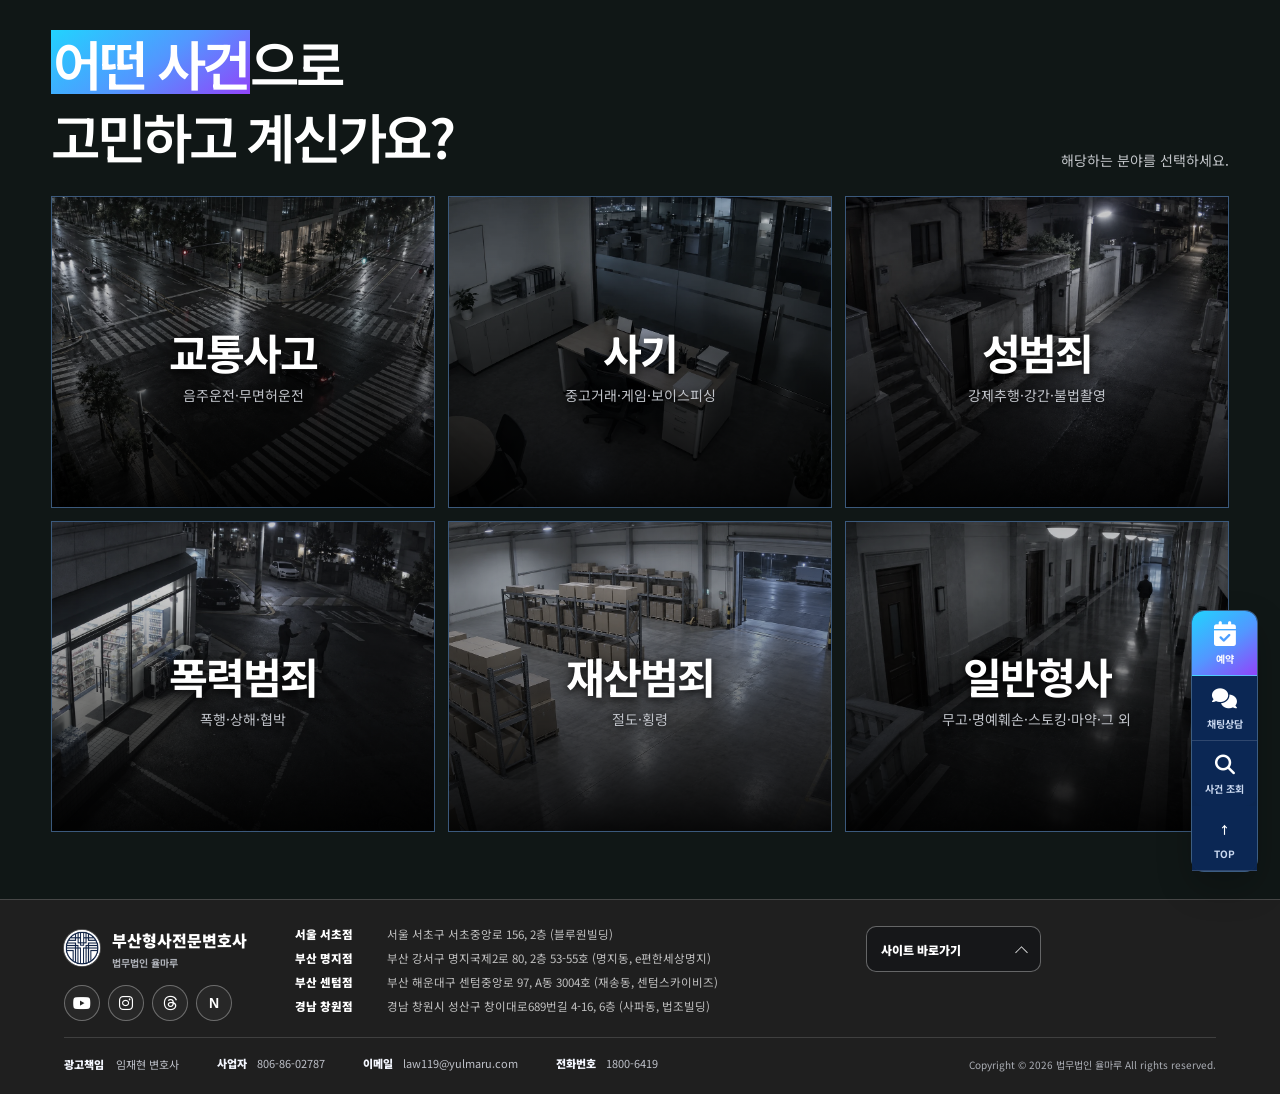
<file: index.html>
<!doctype html>
<html lang="ko"><head><meta charset="UTF-8"><meta name="viewport" content="width=device-width,initial-scale=1"><meta name="description" content="법무법인 율마루. 형사 사건 6개 분야별 대응과 부산·울산·경남 공개 사건, 조회 서비스, 성공사례."><meta name="theme-color" content="#071a38"><title>형사 사건 가이드 | 법무법인 율마루</title><link rel="stylesheet" href="./style.css?v=20260918-divorce-palette"><link rel="stylesheet" href="./extra.css?v=20260918-divorce-palette"><link rel="stylesheet" href="./assets/fontawesome/css/all.min.css"><link rel="stylesheet" href="./quick-ui.css"><link rel="stylesheet" href="./footer.css"><link rel="stylesheet" href="./quick-theme.css?v=20260918-divorce-palette"><link rel="icon" type="image/x-icon" href="./favicon.ico"><link rel="icon" type="image/png" sizes="256x256" href="./favicon.png"><link rel="apple-touch-icon" href="./favicon.png"><link rel="stylesheet" href="./editorial.css?v=20260918-divorce-palette"><link rel="stylesheet" href="./palette-theme.css?v=20260918-crisp-popup"></head><body><div id="app"></div><script src="./data.js?v=20260918-home-card-copy"></script><script src="./content.js?v=20260918-editorial"></script><script src="./footer-data.js"></script><script src="./app.js?v=20260918-centered-reviews"></script><script src="./quick-ui.js?v=20260918-larger-local-heading"></script></body></html>
</file>
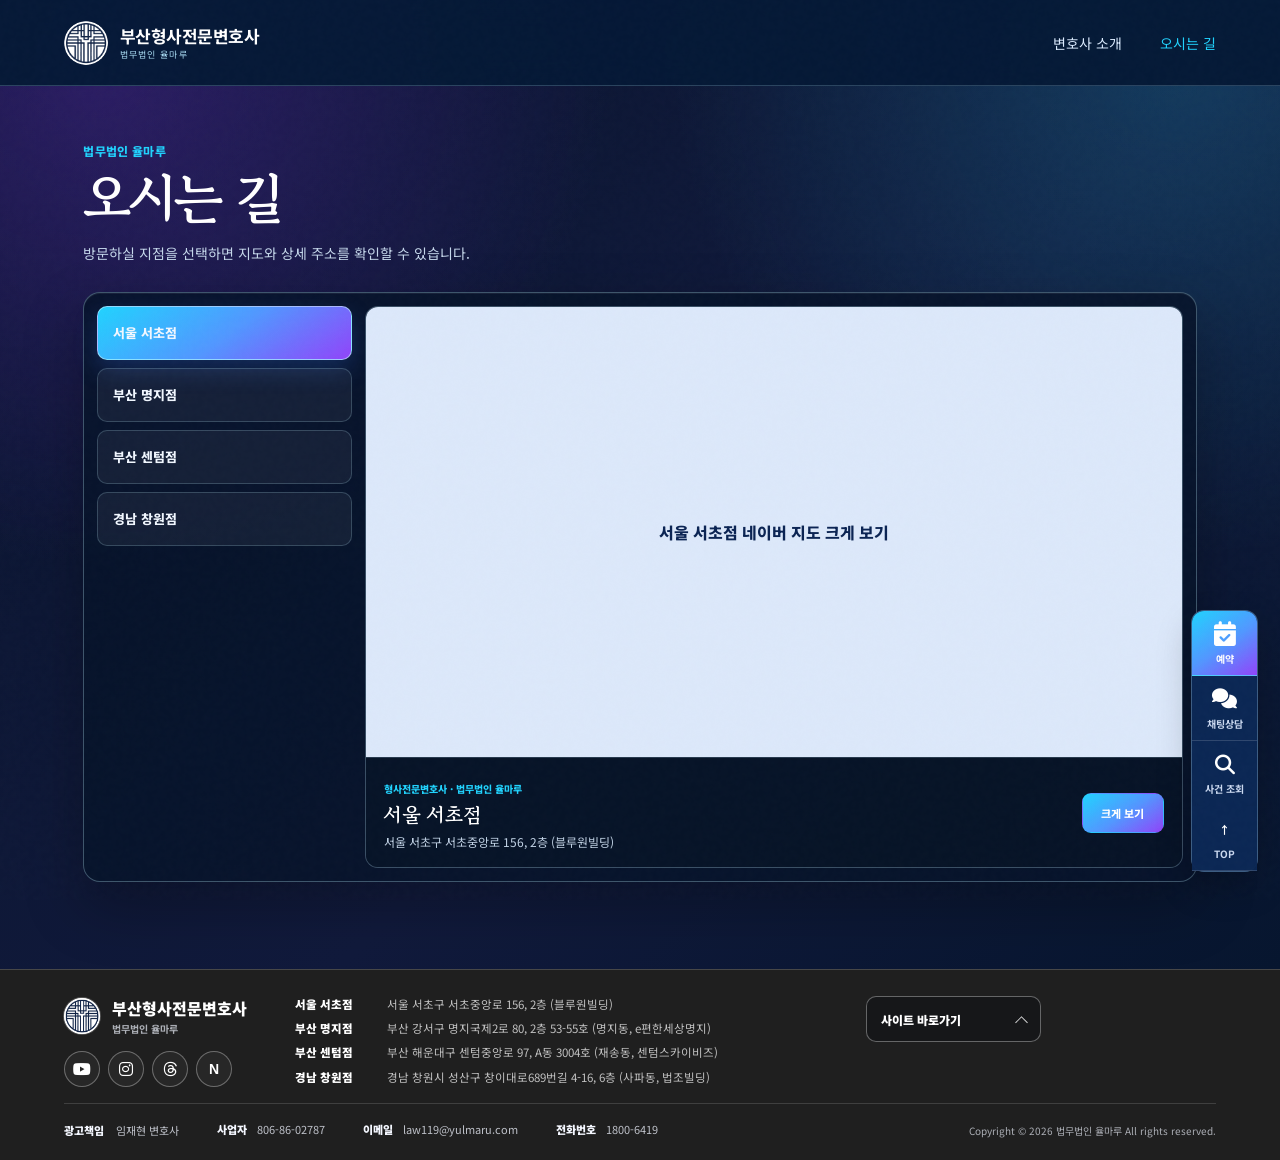
<file: 오시는길/index.html>
<!doctype html>
<html lang="ko">
<head>
  <link rel="icon" type="image/x-icon" href="favicon.ico?v=20260917" />
  <link rel="icon" type="image/png" sizes="256x256" href="favicon.png?v=20260917" />
  <meta charset="UTF-8" />
  <meta name="viewport" content="width=device-width, initial-scale=1.0" />
  <meta name="description" content="법무법인 율마루 서울 서초·부산 명지·센텀·서면·경남 창원 지점의 위치와 상세 주소를 안내합니다." />
  <meta name="theme-color" content="#071a38" />
  <title>오시는 길 | 부산형사전문변호사 법무법인 율마루</title>
  <link rel="preconnect" href="https://fonts.googleapis.com" />
  <link rel="preconnect" href="https://fonts.gstatic.com" crossorigin />
  <link href="https://fonts.googleapis.com/css2?family=Gowun+Batang:wght@400;700&family=Noto+Sans+KR:wght@400;500;600;700;800;900&display=swap" rel="stylesheet" />
  <link href="../assets/fontawesome/css/all.min.css" rel="stylesheet" />
  <link rel="stylesheet" href="styles.css?v=20260918-directions-only" />
<link rel="stylesheet" href="../quick-theme.css?v=20260918-divorce-palette"><link rel="stylesheet" href="../palette-theme.css?v=20260918-original-footer-shortcuts"></head>
<body class="directions-body">
  <div class="noise" aria-hidden="true"></div>

  <header class="site-header" id="top">
    <a class="brand" href="../" aria-label="부산형사전문변호사 홈으로 이동">
      <img src="assets/yulmaru-logo.png" alt="법무법인 율마루 로고" />
      <span><b>부산형사전문변호사</b><small>법무법인 율마루</small></span>
    </a>
    <nav aria-label="주요 메뉴">
      <a href="https://yulmaru.co.kr/">변호사 소개</a>
      <a href="#directions" aria-current="page">오시는 길</a>
    </nav>
    <button class="menu-toggle" type="button" aria-expanded="false" aria-label="메뉴 열기"><i></i><i></i><i></i></button>
  </header>

  <main class="directions-page" id="directions">
    <section class="directions-hero" aria-labelledby="directions-title">
      <div class="directions-shell">
        <p class="eyebrow">법무법인 율마루</p>
        <h1 id="directions-title">오시는 길</h1>
        <p>방문하실 지점을 선택하면 지도와 상세 주소를 확인할 수 있습니다.</p>
      </div>
    </section>

    <section class="directions-content" aria-label="법무법인 율마루 지점 안내">
      <div class="directions-shell directions-layout">
        <nav class="directions-branch-list" aria-label="지점 선택">
          <button class="directions-branch active" type="button" data-office="seocho" aria-pressed="true">
            <span>서울 서초점</span><small>서초중앙로 156</small>
          </button>
          <button class="directions-branch" type="button" data-office="myeongji" aria-pressed="false">
            <span>부산 명지점</span><small>명지국제2로 80</small>
          </button>
          <button class="directions-branch" type="button" data-office="centum" aria-pressed="false">
            <span>부산 센텀점</span><small>센텀중앙로 97</small>
          </button>
          
          <button class="directions-branch" type="button" data-office="changwon" aria-pressed="false">
            <span>경남 창원점</span><small>창이대로689번길 4-16</small>
          </button>
        </nav>

        <article class="directions-map-card">
          <div class="directions-map-frame">
            <div id="directions-map" role="application" aria-label="법무법인 율마루 서울 서초점 네이버 지도"></div>
          </div>
          <div class="directions-map-info">
            <div>
              <small>형사전문변호사 · 법무법인 율마루</small>
              <h2 id="directions-office-name">서울 서초점</h2>
              <p id="directions-office-address">서울 서초구 서초중앙로 156, 2층 (블루원빌딩)</p>
            </div>
            <div class="directions-map-actions">
              <a id="directions-map-link" href="https://naver.me/GM3faNeL" target="_blank" rel="noopener noreferrer">크게 보기 <span aria-hidden="true">↗</span></a>
            </div>
          </div>
        </article>
      </div>
    </section>
  </main>

<footer class="site-footer" id="locations"> <div class="footer-main"> <div class="footer-brand-block"> <div class="footer-brand-heading"> <span class="footer-brand-logo"> <img src="assets/yulmaru-logo.png" alt="율마루 로고" /> </span> <span class="footer-brand-copy"> <strong>부산형사전문변호사</strong> <small>법무법인 율마루</small> </span> </div> <div class="footer-social" aria-label="소셜 채널 바로가기"> <a href="https://www.youtube.com/@yulmaru_n/videos" target="_blank" rel="noopener noreferrer" aria-label="유튜브 이혼의 전설"><i class="fa-brands fa-youtube" aria-hidden="true"></i></a> <a href="https://www.instagram.com/yulmaru_n" target="_blank" rel="noopener noreferrer" aria-label="율마루 인스타그램"><i class="fa-brands fa-instagram" aria-hidden="true"></i></a> <a href="https://www.threads.com/@yulmaru911?hl=ko" target="_blank" rel="noopener noreferrer" aria-label="율마루 스레드"><i class="fa-brands fa-threads" aria-hidden="true"></i></a> <a href="https://blog.naver.com/yulmaru119" target="_blank" rel="noopener noreferrer" aria-label="율마루 네이버 블로그"><b aria-hidden="true">N</b></a> </div> </div> <div class="footer-office-grid" aria-label="법무법인 율마루 지점 안내"> <div class="footer-office"> <b>서울 서초점</b> <span>서울 서초구 서초중앙로 156, 2층 (블루원빌딩)</span> </div> <div class="footer-office"> <b>부산 명지점</b> <span>부산 강서구 명지국제2로 80, 2층 53-55호 (명지동, e편한세상명지)</span> </div> <div class="footer-office"> <b>부산 센텀점</b> <span>부산 해운대구 센텀중앙로 97, A동 3004호 (재송동, 센텀스카이비즈)</span> </div>  <div class="footer-office"> <b>경남 창원점</b> <span>경남 창원시 성산구 창이대로689번길 4-16, 6층 (사파동, 법조빌딩)</span> </div> </div> <div class="footer-quick-column"> <details class="footer-site-links"> <summary class="footer-site-links-title"> <strong>사이트 바로가기</strong> <span aria-hidden="true"> </span> </summary> <div class="footer-site-links-menu"> <a href="https://yulmaru.co.kr/" target="_blank" rel="noopener noreferrer">율마루 홈페이지</a> <a href="https://www.yulmaru-revival.co.kr/" target="_blank" rel="noopener noreferrer">도산 홈페이지</a> <a href="https://yulmaru-divorce.co.kr/" target="_blank" rel="noopener noreferrer">이혼 홈페이지</a> <a href="https://yulmaru-edu.co.kr/" target="_blank" rel="noopener noreferrer">학폭 홈페이지</a> </div> </details> </div> </div> <div class="footer-sub"> <div class="footer-notice"> <b>광고책임</b> <span>임재현 변호사</span> </div> <div class="footer-business"> <b>사업자</b> <span>806-86-02787</span> <b>이메일</b> <span>law119@yulmaru.com</span> <b>전화번호</b> <span>1800-6419</span> </div> <p class="footer-copy">Copyright © 2026 법무법인 율마루 All rights reserved.</p> </div> </footer>

  <aside class="quick-menu" aria-label="빠른 상담">
    <button class="quick-reserve" type="button" aria-expanded="false" aria-controls="quick-booking-menu"><i class="fa-solid fa-calendar-check" aria-hidden="true"></i><span>예약</span></button>
    <button class="quick-chat" type="button" aria-expanded="false" aria-controls="quick-chat-menu"><i class="fa-solid fa-comments" aria-hidden="true"></i><span>채팅상담</span></button>
    <a href="https://www.kics.go.kr/?menuCd=Main" target="_blank" rel="noopener noreferrer"><i class="fa-solid fa-magnifying-glass" aria-hidden="true"></i><span>사건 조회</span></a>
    <button type="button" data-scroll-top ><b>↑</b><span>TOP</span></button>
    <div class="quick-booking-menu" id="quick-booking-menu" aria-label="예약 지점 선택" hidden>
      <a href="https://booking.naver.com/booking/13/bizes/555238" target="_blank" rel="noopener noreferrer">명지</a>
      <a href="https://booking.naver.com/booking/6/bizes/990663" target="_blank" rel="noopener noreferrer">센텀</a>
      
      <a href="https://booking.naver.com/booking/6/bizes/1466063" target="_blank" rel="noopener noreferrer">창원</a>
    </div>
    <div class="quick-chat-menu" id="quick-chat-menu" aria-label="채팅 상담 채널 선택" hidden><a href="https://talk.naver.com/ct/wm8stnh" target="_blank" rel="noopener noreferrer">네이버</a><a href="https://pf.kakao.com/_aCMxkxj/chat" target="_blank" rel="noopener noreferrer">카톡</a></div>
  </aside>

  <nav class="mobile-bar" aria-label="모바일 빠른 메뉴">
    <a href="#directions" aria-current="page"><i class="fa-solid fa-location-dot" aria-hidden="true"></i><span>오시는 길</span></a>
    <a href="https://www.kics.go.kr/?menuCd=Main" target="_blank" rel="noopener noreferrer"><i class="fa-solid fa-magnifying-glass" aria-hidden="true"></i><span>사건 조회</span></a>
    <button class="mobile-reserve" type="button" aria-expanded="false" aria-controls="mobile-booking-menu"><i class="fa-solid fa-calendar-check" aria-hidden="true"></i><span>예약</span></button>
    <a href="tel:1800-6419"><i class="fa-solid fa-phone" aria-hidden="true"></i><span>전화</span></a>
    <button class="mobile-chat" type="button" aria-expanded="false" aria-controls="mobile-chat-menu"><i class="fa-solid fa-comments" aria-hidden="true"></i><span>채팅상담</span></button>
    <div class="mobile-booking-menu" id="mobile-booking-menu" aria-label="예약 지점 선택" hidden>
      <a href="https://booking.naver.com/booking/13/bizes/555238" target="_blank" rel="noopener noreferrer">명지</a>
      <a href="https://booking.naver.com/booking/6/bizes/990663" target="_blank" rel="noopener noreferrer">센텀</a>
      
      <a href="https://booking.naver.com/booking/6/bizes/1466063" target="_blank" rel="noopener noreferrer">창원</a>
    </div>
    <div class="mobile-chat-menu" id="mobile-chat-menu" aria-label="채팅 상담 채널 선택" hidden><a href="https://talk.naver.com/ct/wm8stnh" target="_blank" rel="noopener noreferrer">네이버</a><a href="https://pf.kakao.com/_aCMxkxj/chat" target="_blank" rel="noopener noreferrer">카톡</a></div>
  </nav>

  
  <script src="mobile-booking.js?v=20260917-no-top-hash"></script>
  <script src="directions.js?v=20260917-no-seomyeon"></script>
<script>document.querySelectorAll("[data-scroll-top]").forEach(b=>b.addEventListener("click",e=>{e.preventDefault();window.scrollTo({top:0,behavior:"smooth"})}));</script></body>
</html>
</file>
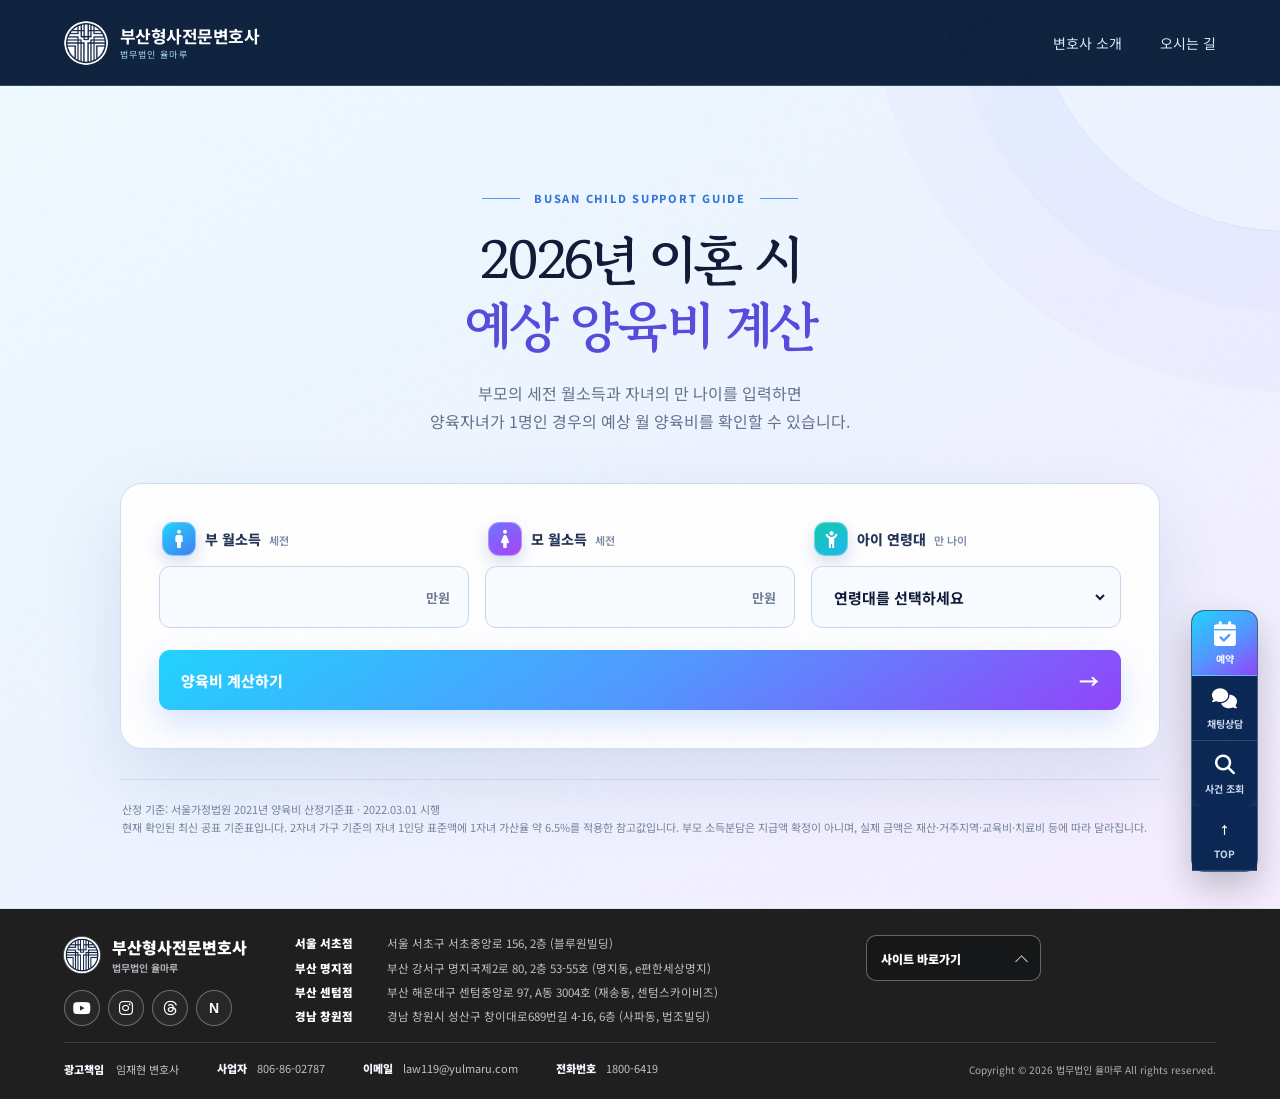
<file: tools/child-support.html>
<!doctype html>
<html lang="ko">
<head>
  <link rel="icon" type="image/x-icon" href="favicon.ico?v=20260917" />
  <link rel="icon" type="image/png" sizes="256x256" href="favicon.png?v=20260917" />
  <meta charset="UTF-8" />
  <meta name="viewport" content="width=device-width, initial-scale=1.0" />
  <meta name="description" content="부모의 세전 월소득과 자녀 연령을 입력해 자녀 1명의 예상 월 양육비를 확인하는 참고 계산기입니다." />
  <meta name="theme-color" content="#071a38" />
  <title>예상 양육비 계산 | 부산형사전문변호사 법무법인 율마루</title>
  <link rel="preconnect" href="https://fonts.googleapis.com" />
  <link rel="preconnect" href="https://fonts.gstatic.com" crossorigin />
  <link href="https://fonts.googleapis.com/css2?family=Gowun+Batang:wght@400;700&family=Material+Symbols+Rounded:opsz,wght,FILL,GRAD@24,500,1,0&family=Noto+Sans+KR:wght@400;500;600;700;800;900&display=swap" rel="stylesheet" />
  <link href="../assets/fontawesome/css/all.min.css" rel="stylesheet" />
  <link rel="stylesheet" href="styles.css?v=20260917-no-seomyeon" />
<link rel="stylesheet" href="../quick-theme.css?v=20260918-divorce-palette"><link rel="stylesheet" href="../palette-theme.css?v=20260918-original-footer-shortcuts"></head>
<body class="child-support-page-body">
  <div class="noise" aria-hidden="true"></div>

  <header class="site-header" id="top">
    <a class="brand" href="../index.html" aria-label="부산형사전문변호사 홈으로 이동">
      <img src="assets/yulmaru-logo.png" alt="법무법인 율마루 로고" />
      <span><b>부산형사전문변호사</b><small>법무법인 율마루</small></span>
    </a>
    <nav aria-label="주요 메뉴">
      <a href="https://yulmaru.co.kr/">변호사 소개</a>
      <a href="directions.html">오시는 길</a>
    </nav>
    <button class="menu-toggle" type="button" aria-expanded="false" aria-label="메뉴 열기"><i></i><i></i><i></i></button>
  </header>

  <main class="child-support-standalone">
    <section class="child-support-calculator" id="child-support" aria-labelledby="child-support-title">
      <div class="child-support-inner">
        <header class="child-support-heading">
          <p><span></span> BUSAN CHILD SUPPORT GUIDE <span></span></p>
          <h1 id="child-support-title">2026년 이혼 시<br /><em>예상 양육비 계산</em></h1>
          <p>부모의 세전 월소득과 자녀의 만 나이를 입력하면<br />양육자녀가 1명인 경우의 예상 월 양육비를 확인할 수 있습니다.</p>
        </header>

        <form class="support-calc-card" id="support-calc-form" novalidate>
          <div class="support-calc-fields">
            <label class="support-field" for="father-income">
              <span class="support-field-label"><i class="support-field-icon support-field-icon-father" aria-hidden="true">man</i><span>부 월소득 <small>세전</small></span></span>
              <span class="support-input-shell"><input id="father-income" name="fatherIncome" type="number" min="0" step="1" inputmode="numeric" required /><b>만원</b></span>
            </label>
            <label class="support-field" for="mother-income">
              <span class="support-field-label"><i class="support-field-icon support-field-icon-mother" aria-hidden="true">woman</i><span>모 월소득 <small>세전</small></span></span>
              <span class="support-input-shell"><input id="mother-income" name="motherIncome" type="number" min="0" step="1" inputmode="numeric" required /><b>만원</b></span>
            </label>
            <label class="support-field" for="child-age-band">
              <span class="support-field-label"><i class="support-field-icon support-field-icon-age" aria-hidden="true"><span class="fa-solid fa-child-reaching"></span></i><span>아이 연령대 <small>만 나이</small></span></span>
              <span class="support-input-shell support-select-shell">
                <select id="child-age-band" name="childAgeBand" required>
                  <option value="">연령대를 선택하세요</option>
                  <option value="age0_2">0 ~ 2세</option><option value="age3_5">3 ~ 5세</option><option value="age6_8">6 ~ 8세</option>
                  <option value="age9_11">9 ~ 11세</option><option value="age12_14">12 ~ 14세</option><option value="age15_18">15 ~ 18세</option>
                </select>
              </span>
            </label>
          </div>
          <button class="support-calc-submit" type="submit"><span>양육비 계산하기</span><b aria-hidden="true">→</b></button>
          <p class="support-calc-error" id="support-calc-error" role="alert" hidden>부·모의 월소득과 아이 연령대를 모두 입력해 주세요.</p>
          <section class="support-result" id="support-result" aria-live="polite" hidden>
            <div class="support-result-main"><span>양육자녀 1명의 예상 월 양육비 총액</span><strong id="support-result-amount">0원</strong><small id="support-result-summary"></small></div>
            <div class="support-result-shares" aria-label="부모 소득분담 참고값">
              <div><span>부 소득분담</span><b id="father-share-result">-</b></div><div><span>모 소득분담</span><b id="mother-share-result">-</b></div>
            </div>
            <p id="support-result-note">입력한 소득 비율에 따른 단순 참고값이며, 실제 지급액은 양육자 여부와 재산·교육비·치료비·양육환경 등에 따라 달라질 수 있습니다.</p>
          </section>
        </form>
        <div class="support-calc-footer">
          <p>산정 기준: 서울가정법원 2021년 양육비 산정기준표 · 2022.03.01 시행<br />현재 확인된 최신 공표 기준표입니다. 2자녀 가구 기준의 자녀 1인당 표준액에 1자녀 가산율 약 6.5%를 적용한 참고값입니다. 부모 소득분담은 지급액 확정이 아니며, 실제 금액은 재산·거주지역·교육비·치료비 등에 따라 달라집니다.</p>
        </div>
      </div>
    </section>
  </main>

<footer class="site-footer" id="locations"> <div class="footer-main"> <div class="footer-brand-block"> <div class="footer-brand-heading"> <span class="footer-brand-logo"> <img src="assets/yulmaru-logo.png" alt="율마루 로고" /> </span> <span class="footer-brand-copy"> <strong>부산형사전문변호사</strong> <small>법무법인 율마루</small> </span> </div> <div class="footer-social" aria-label="소셜 채널 바로가기"> <a href="https://www.youtube.com/@yulmaru_n/videos" target="_blank" rel="noopener noreferrer" aria-label="유튜브 이혼의 전설"><i class="fa-brands fa-youtube" aria-hidden="true"></i></a> <a href="https://www.instagram.com/yulmaru_n" target="_blank" rel="noopener noreferrer" aria-label="율마루 인스타그램"><i class="fa-brands fa-instagram" aria-hidden="true"></i></a> <a href="https://www.threads.com/@yulmaru911?hl=ko" target="_blank" rel="noopener noreferrer" aria-label="율마루 스레드"><i class="fa-brands fa-threads" aria-hidden="true"></i></a> <a href="https://blog.naver.com/yulmaru119" target="_blank" rel="noopener noreferrer" aria-label="율마루 네이버 블로그"><b aria-hidden="true">N</b></a> </div> </div> <div class="footer-office-grid" aria-label="법무법인 율마루 지점 안내"> <div class="footer-office"> <b>서울 서초점</b> <span>서울 서초구 서초중앙로 156, 2층 (블루원빌딩)</span> </div> <div class="footer-office"> <b>부산 명지점</b> <span>부산 강서구 명지국제2로 80, 2층 53-55호 (명지동, e편한세상명지)</span> </div> <div class="footer-office"> <b>부산 센텀점</b> <span>부산 해운대구 센텀중앙로 97, A동 3004호 (재송동, 센텀스카이비즈)</span> </div>  <div class="footer-office"> <b>경남 창원점</b> <span>경남 창원시 성산구 창이대로689번길 4-16, 6층 (사파동, 법조빌딩)</span> </div> </div> <div class="footer-quick-column"> <details class="footer-site-links"> <summary class="footer-site-links-title"> <strong>사이트 바로가기</strong> <span aria-hidden="true"> </span> </summary> <div class="footer-site-links-menu"> <a href="https://yulmaru.co.kr/" target="_blank" rel="noopener noreferrer">율마루 홈페이지</a> <a href="https://www.yulmaru-revival.co.kr/" target="_blank" rel="noopener noreferrer">도산 홈페이지</a> <a href="https://yulmaru-divorce.co.kr/" target="_blank" rel="noopener noreferrer">이혼 홈페이지</a> <a href="https://yulmaru-edu.co.kr/" target="_blank" rel="noopener noreferrer">학폭 홈페이지</a> </div> </details> </div> </div> <div class="footer-sub"> <div class="footer-notice"> <b>광고책임</b> <span>임재현 변호사</span> </div> <div class="footer-business"> <b>사업자</b> <span>806-86-02787</span> <b>이메일</b> <span>law119@yulmaru.com</span> <b>전화번호</b> <span>1800-6419</span> </div> <p class="footer-copy">Copyright © 2026 법무법인 율마루 All rights reserved.</p> </div> </footer>

  <aside class="quick-menu" aria-label="빠른 상담">
    <button class="quick-reserve" type="button" aria-expanded="false" aria-controls="quick-booking-menu"><i class="fa-solid fa-calendar-check" aria-hidden="true"></i><span>예약</span></button>
    <button class="quick-chat" type="button" aria-expanded="false" aria-controls="quick-chat-menu"><i class="fa-solid fa-comments" aria-hidden="true"></i><span>채팅상담</span></button>
    <a href="https://www.kics.go.kr/?menuCd=Main" target="_blank" rel="noopener noreferrer"><i class="fa-solid fa-magnifying-glass" aria-hidden="true"></i><span>사건 조회</span></a>
    <button type="button" data-scroll-top ><b>↑</b><span>TOP</span></button>
    <div class="quick-booking-menu" id="quick-booking-menu" aria-label="예약 지점 선택" hidden>
      <a href="https://booking.naver.com/booking/13/bizes/555238" target="_blank" rel="noopener noreferrer">명지</a><a href="https://booking.naver.com/booking/6/bizes/990663" target="_blank" rel="noopener noreferrer">센텀</a><a href="https://booking.naver.com/booking/6/bizes/1466063" target="_blank" rel="noopener noreferrer">창원</a>
    </div>
    <div class="quick-chat-menu" id="quick-chat-menu" aria-label="채팅 상담 채널 선택" hidden><a href="https://talk.naver.com/ct/wm8stnh" target="_blank" rel="noopener noreferrer">네이버</a><a href="https://pf.kakao.com/_aCMxkxj/chat" target="_blank" rel="noopener noreferrer">카톡</a></div>
  </aside>

  <nav class="mobile-bar" aria-label="모바일 빠른 메뉴">
    <a href="directions.html"><i class="fa-solid fa-location-dot" aria-hidden="true"></i><span>오시는 길</span></a>
    <a href="https://www.kics.go.kr/?menuCd=Main" target="_blank" rel="noopener noreferrer"><i class="fa-solid fa-magnifying-glass" aria-hidden="true"></i><span>사건 조회</span></a>
    <button class="mobile-reserve" type="button" aria-expanded="false" aria-controls="mobile-booking-menu"><i class="fa-solid fa-calendar-check" aria-hidden="true"></i><span>예약</span></button>
    <a href="tel:1800-6419"><i class="fa-solid fa-phone" aria-hidden="true"></i><span>전화</span></a>
    <button class="mobile-chat" type="button" aria-expanded="false" aria-controls="mobile-chat-menu"><i class="fa-solid fa-comments" aria-hidden="true"></i><span>채팅상담</span></button>
    <div class="mobile-booking-menu" id="mobile-booking-menu" aria-label="예약 지점 선택" hidden>
      <a href="https://booking.naver.com/booking/13/bizes/555238" target="_blank" rel="noopener noreferrer">명지</a><a href="https://booking.naver.com/booking/6/bizes/990663" target="_blank" rel="noopener noreferrer">센텀</a><a href="https://booking.naver.com/booking/6/bizes/1466063" target="_blank" rel="noopener noreferrer">창원</a>
    </div>
    <div class="mobile-chat-menu" id="mobile-chat-menu" aria-label="채팅 상담 채널 선택" hidden><a href="https://talk.naver.com/ct/wm8stnh" target="_blank" rel="noopener noreferrer">네이버</a><a href="https://pf.kakao.com/_aCMxkxj/chat" target="_blank" rel="noopener noreferrer">카톡</a></div>
  </nav>

  <script src="mobile-booking.js?v=20260917-no-top-hash"></script>
  <script src="child-support.js"></script>
<script>document.querySelectorAll("[data-scroll-top]").forEach(b=>b.addEventListener("click",e=>{e.preventDefault();window.scrollTo({top:0,behavior:"smooth"})}));</script></body>
</html>
</file>
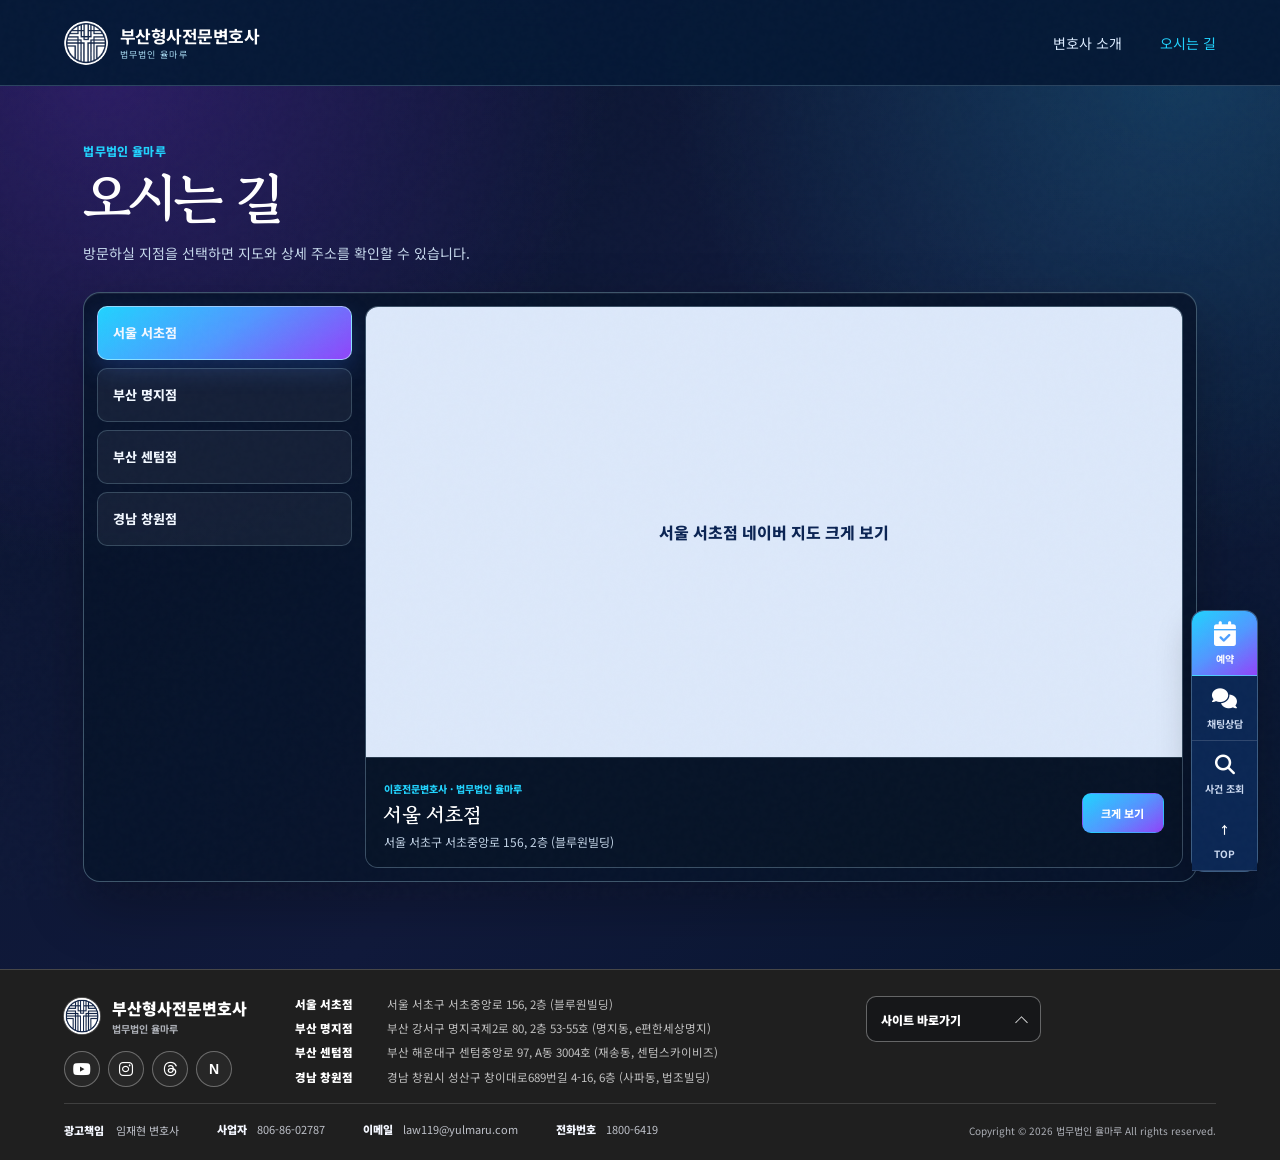
<file: tools/directions.html>
<!doctype html>
<html lang="ko">
<head>
  <link rel="icon" type="image/x-icon" href="favicon.ico?v=20260917" />
  <link rel="icon" type="image/png" sizes="256x256" href="favicon.png?v=20260917" />
  <meta charset="UTF-8" />
  <meta name="viewport" content="width=device-width, initial-scale=1.0" />
  <meta name="description" content="법무법인 율마루 서울 서초·부산 명지·센텀·서면·경남 창원 지점의 위치와 상세 주소를 안내합니다." />
  <meta name="theme-color" content="#071a38" />
  <title>오시는 길 | 부산형사전문변호사 법무법인 율마루</title>
  <link rel="preconnect" href="https://fonts.googleapis.com" />
  <link rel="preconnect" href="https://fonts.gstatic.com" crossorigin />
  <link href="https://fonts.googleapis.com/css2?family=Gowun+Batang:wght@400;700&family=Material+Symbols+Rounded:opsz,wght,FILL,GRAD@24,500,1,0&family=Noto+Sans+KR:wght@400;500;600;700;800;900&display=swap" rel="stylesheet" />
  <link href="../assets/fontawesome/css/all.min.css" rel="stylesheet" />
  <link rel="stylesheet" href="styles.css?v=20260917-no-seomyeon" />
<link rel="stylesheet" href="../quick-theme.css?v=20260918-divorce-palette"><link rel="stylesheet" href="../palette-theme.css?v=20260918-original-footer-shortcuts"></head>
<body class="directions-body">
  <div class="noise" aria-hidden="true"></div>

  <header class="site-header" id="top">
    <a class="brand" href="../index.html" aria-label="부산형사전문변호사 홈으로 이동">
      <img src="assets/yulmaru-logo.png" alt="법무법인 율마루 로고" />
      <span><b>부산형사전문변호사</b><small>법무법인 율마루</small></span>
    </a>
    <nav aria-label="주요 메뉴">
      <a href="https://yulmaru.co.kr/">변호사 소개</a>
      <a href="#directions" aria-current="page">오시는 길</a>
    </nav>
    <button class="menu-toggle" type="button" aria-expanded="false" aria-label="메뉴 열기"><i></i><i></i><i></i></button>
  </header>

  <main class="directions-page" id="directions">
    <section class="directions-hero" aria-labelledby="directions-title">
      <div class="directions-shell">
        <p class="eyebrow">법무법인 율마루</p>
        <h1 id="directions-title">오시는 길</h1>
        <p>방문하실 지점을 선택하면 지도와 상세 주소를 확인할 수 있습니다.</p>
      </div>
    </section>

    <section class="directions-content" aria-label="법무법인 율마루 지점 안내">
      <div class="directions-shell directions-layout">
        <nav class="directions-branch-list" aria-label="지점 선택">
          <button class="directions-branch active" type="button" data-office="seocho" aria-pressed="true">
            <span>서울 서초점</span><small>서초중앙로 156</small>
          </button>
          <button class="directions-branch" type="button" data-office="myeongji" aria-pressed="false">
            <span>부산 명지점</span><small>명지국제2로 80</small>
          </button>
          <button class="directions-branch" type="button" data-office="centum" aria-pressed="false">
            <span>부산 센텀점</span><small>센텀중앙로 97</small>
          </button>
          
          <button class="directions-branch" type="button" data-office="changwon" aria-pressed="false">
            <span>경남 창원점</span><small>창이대로689번길 4-16</small>
          </button>
        </nav>

        <article class="directions-map-card">
          <div class="directions-map-frame">
            <div id="directions-map" role="application" aria-label="법무법인 율마루 서울 서초점 네이버 지도"></div>
          </div>
          <div class="directions-map-info">
            <div>
              <small>이혼전문변호사 · 법무법인 율마루</small>
              <h2 id="directions-office-name">서울 서초점</h2>
              <p id="directions-office-address">서울 서초구 서초중앙로 156, 2층 (블루원빌딩)</p>
            </div>
            <div class="directions-map-actions">
              <a id="directions-map-link" href="https://naver.me/GM3faNeL" target="_blank" rel="noopener noreferrer">크게 보기 <span aria-hidden="true">↗</span></a>
            </div>
          </div>
        </article>
      </div>
    </section>
  </main>

<footer class="site-footer" id="locations"> <div class="footer-main"> <div class="footer-brand-block"> <div class="footer-brand-heading"> <span class="footer-brand-logo"> <img src="assets/yulmaru-logo.png" alt="율마루 로고" /> </span> <span class="footer-brand-copy"> <strong>부산형사전문변호사</strong> <small>법무법인 율마루</small> </span> </div> <div class="footer-social" aria-label="소셜 채널 바로가기"> <a href="https://www.youtube.com/@yulmaru_n/videos" target="_blank" rel="noopener noreferrer" aria-label="유튜브 이혼의 전설"><i class="fa-brands fa-youtube" aria-hidden="true"></i></a> <a href="https://www.instagram.com/yulmaru_n" target="_blank" rel="noopener noreferrer" aria-label="율마루 인스타그램"><i class="fa-brands fa-instagram" aria-hidden="true"></i></a> <a href="https://www.threads.com/@yulmaru911?hl=ko" target="_blank" rel="noopener noreferrer" aria-label="율마루 스레드"><i class="fa-brands fa-threads" aria-hidden="true"></i></a> <a href="https://blog.naver.com/yulmaru119" target="_blank" rel="noopener noreferrer" aria-label="율마루 네이버 블로그"><b aria-hidden="true">N</b></a> </div> </div> <div class="footer-office-grid" aria-label="법무법인 율마루 지점 안내"> <div class="footer-office"> <b>서울 서초점</b> <span>서울 서초구 서초중앙로 156, 2층 (블루원빌딩)</span> </div> <div class="footer-office"> <b>부산 명지점</b> <span>부산 강서구 명지국제2로 80, 2층 53-55호 (명지동, e편한세상명지)</span> </div> <div class="footer-office"> <b>부산 센텀점</b> <span>부산 해운대구 센텀중앙로 97, A동 3004호 (재송동, 센텀스카이비즈)</span> </div>  <div class="footer-office"> <b>경남 창원점</b> <span>경남 창원시 성산구 창이대로689번길 4-16, 6층 (사파동, 법조빌딩)</span> </div> </div> <div class="footer-quick-column"> <details class="footer-site-links"> <summary class="footer-site-links-title"> <strong>사이트 바로가기</strong> <span aria-hidden="true"> </span> </summary> <div class="footer-site-links-menu"> <a href="https://yulmaru.co.kr/" target="_blank" rel="noopener noreferrer">율마루 홈페이지</a> <a href="https://www.yulmaru-revival.co.kr/" target="_blank" rel="noopener noreferrer">도산 홈페이지</a> <a href="https://yulmaru-divorce.co.kr/" target="_blank" rel="noopener noreferrer">이혼 홈페이지</a> <a href="https://yulmaru-edu.co.kr/" target="_blank" rel="noopener noreferrer">학폭 홈페이지</a> </div> </details> </div> </div> <div class="footer-sub"> <div class="footer-notice"> <b>광고책임</b> <span>임재현 변호사</span> </div> <div class="footer-business"> <b>사업자</b> <span>806-86-02787</span> <b>이메일</b> <span>law119@yulmaru.com</span> <b>전화번호</b> <span>1800-6419</span> </div> <p class="footer-copy">Copyright © 2026 법무법인 율마루 All rights reserved.</p> </div> </footer>

  <aside class="quick-menu" aria-label="빠른 상담">
    <button class="quick-reserve" type="button" aria-expanded="false" aria-controls="quick-booking-menu"><i class="fa-solid fa-calendar-check" aria-hidden="true"></i><span>예약</span></button>
    <button class="quick-chat" type="button" aria-expanded="false" aria-controls="quick-chat-menu"><i class="fa-solid fa-comments" aria-hidden="true"></i><span>채팅상담</span></button>
    <a href="https://www.kics.go.kr/?menuCd=Main" target="_blank" rel="noopener noreferrer"><i class="fa-solid fa-magnifying-glass" aria-hidden="true"></i><span>사건 조회</span></a>
    <button type="button" data-scroll-top ><b>↑</b><span>TOP</span></button>
    <div class="quick-booking-menu" id="quick-booking-menu" aria-label="예약 지점 선택" hidden>
      <a href="https://booking.naver.com/booking/13/bizes/555238" target="_blank" rel="noopener noreferrer">명지</a>
      <a href="https://booking.naver.com/booking/6/bizes/990663" target="_blank" rel="noopener noreferrer">센텀</a>
      
      <a href="https://booking.naver.com/booking/6/bizes/1466063" target="_blank" rel="noopener noreferrer">창원</a>
    </div>
    <div class="quick-chat-menu" id="quick-chat-menu" aria-label="채팅 상담 채널 선택" hidden><a href="https://talk.naver.com/ct/wm8stnh" target="_blank" rel="noopener noreferrer">네이버</a><a href="https://pf.kakao.com/_aCMxkxj/chat" target="_blank" rel="noopener noreferrer">카톡</a></div>
  </aside>

  <nav class="mobile-bar" aria-label="모바일 빠른 메뉴">
    <a href="#directions" aria-current="page"><i class="fa-solid fa-location-dot" aria-hidden="true"></i><span>오시는 길</span></a>
    <a href="https://www.kics.go.kr/?menuCd=Main" target="_blank" rel="noopener noreferrer"><i class="fa-solid fa-magnifying-glass" aria-hidden="true"></i><span>사건 조회</span></a>
    <button class="mobile-reserve" type="button" aria-expanded="false" aria-controls="mobile-booking-menu"><i class="fa-solid fa-calendar-check" aria-hidden="true"></i><span>예약</span></button>
    <a href="tel:1800-6419"><i class="fa-solid fa-phone" aria-hidden="true"></i><span>전화</span></a>
    <button class="mobile-chat" type="button" aria-expanded="false" aria-controls="mobile-chat-menu"><i class="fa-solid fa-comments" aria-hidden="true"></i><span>채팅상담</span></button>
    <div class="mobile-booking-menu" id="mobile-booking-menu" aria-label="예약 지점 선택" hidden>
      <a href="https://booking.naver.com/booking/13/bizes/555238" target="_blank" rel="noopener noreferrer">명지</a>
      <a href="https://booking.naver.com/booking/6/bizes/990663" target="_blank" rel="noopener noreferrer">센텀</a>
      
      <a href="https://booking.naver.com/booking/6/bizes/1466063" target="_blank" rel="noopener noreferrer">창원</a>
    </div>
    <div class="mobile-chat-menu" id="mobile-chat-menu" aria-label="채팅 상담 채널 선택" hidden><a href="https://talk.naver.com/ct/wm8stnh" target="_blank" rel="noopener noreferrer">네이버</a><a href="https://pf.kakao.com/_aCMxkxj/chat" target="_blank" rel="noopener noreferrer">카톡</a></div>
  </nav>

  
  <script src="mobile-booking.js?v=20260917-no-top-hash"></script>
  <script src="directions.js?v=20260917-no-seomyeon"></script>
<script>document.querySelectorAll("[data-scroll-top]").forEach(b=>b.addEventListener("click",e=>{e.preventDefault();window.scrollTo({top:0,behavior:"smooth"})}));</script></body>
</html>
</file>
<file: style.css>
@import url('https://fonts.googleapis.com/css2?family=Noto+Sans+KR:wght@400;500;600;700;800;900&display=swap');
:root{--ink:#111817;--paper:#f2f3f5;--muted:#6a6c71;--line:#d9dbde;--accent:#21d3fe}*{box-sizing:border-box}html{scroll-behavior:smooth;scroll-padding-top:90px}body{margin:0;font-family:'Noto Sans KR',sans-serif;background:var(--paper);color:var(--ink);font-size:16px;line-height:1.75}a{color:inherit;text-decoration:none}button{font:inherit;cursor:pointer}a:focus-visible,button:focus-visible{outline:3px solid #2d55a6;outline-offset:5px}button,a{-webkit-tap-highlight-color:transparent}button{border:0}h1,h2,h3,p{margin:0}button:disabled{cursor:default}::selection{background:var(--accent);color:var(--ink)}
.selection{background:#071a38;color:#fff;min-height:100svh;padding:0 4vw 32px;display:flex;flex-direction:column}.selection-head{display:flex;justify-content:space-between;align-items:center;min-height:80px;border-bottom:1px solid #ffffff26}.brand{font-weight:800;letter-spacing:-.04em}.brand b{color:var(--accent);font-weight:400;margin-left:8px}.area{font-size:14px;color:#b6b9c0}.selection-intro{display:flex;justify-content:space-between;align-items:end;padding:27px 0 24px}.eyebrow{font-size:13px;letter-spacing:.11em;text-transform:uppercase;font-weight:600}.selection h1{font-size:clamp(25px,3.1vw,43px);letter-spacing:-.06em;font-weight:600;line-height:1.4}.selection-intro p{color:#b1b4ba;font-size:14px}.six-grid{display:grid;grid-template-columns:repeat(3,1fr);gap:13px;flex:1}.field-card{position:relative;isolation:isolate;overflow:hidden;min-height:250px;border:1px solid #ffffff24;display:flex;flex-direction:column;justify-content:space-between;padding:23px;background:#252a34}.field-card::after{content:'';position:absolute;inset:0;background:linear-gradient(180deg,#070c1536 0%,#070c1530 22%,#070c15ed 100%);z-index:-1}.field-card img{position:absolute;width:100%;height:100%;object-fit:cover;inset:0;z-index:-2;filter:grayscale(35%);transition:transform .55s,filter .55s}.field-card:hover img{transform:scale(1.035);filter:grayscale(0)}.field-card:hover{border-color:var(--accent)}.card-meta{display:flex;justify-content:space-between;font-size:12px;color:#d9dce1;letter-spacing:.08em}.card-bottom{display:flex;justify-content:space-between;align-items:center;gap:10px}.field-card h2{font-weight:600;font-size:clamp(23px,2.2vw,32px);letter-spacing:-.05em}.field-card p{color:#c0c3c9;font-size:14px;margin-top:5px}.circle-arrow{display:grid;place-items:center;width:39px;height:39px;border:1px solid #ffffff70;border-radius:50%;font-size:21px;transition:background .3s,color .3s}.field-card:hover .circle-arrow{background:var(--accent);color:#111;border-color:var(--accent)}.selection-note{padding-top:16px;font-size:12px;color:#9da1a9;display:flex;justify-content:space-between}
.site-header{background:#071a38;color:white;display:flex;align-items:center;justify-content:space-between;padding:0 4vw;height:76px;position:sticky;top:0;z-index:10;border-bottom:1px solid #ffffff20}.header-nav{display:flex;gap:24px;font-size:14px}.header-nav a.active{color:var(--accent)}.back{color:#b8bcc3;font-size:14px}.hero{position:relative;isolation:isolate;color:white;min-height:560px;display:flex;align-items:center;background:#171c25;padding:65px 8vw}.hero-img{position:absolute;inset:0;width:100%;height:100%;object-fit:cover;z-index:-2}.hero::after{content:'';position:absolute;inset:0;background:linear-gradient(90deg,#070c15e8,#070c15ab 45%,#070c1520);z-index:-1}.hero .eyebrow{color:var(--accent);margin-bottom:25px}.hero h1{font-size:clamp(35px,4.6vw,67px);line-height:1.25;font-weight:600;letter-spacing:-.065em;max-width:900px}.hero p{margin-top:25px;max-width:630px;color:#d7dae0}.hero-bottom{position:absolute;bottom:24px;left:8vw;right:4vw;display:flex;justify-content:space-between;color:#b7bcc5;font-size:12px}.hero-btn{display:inline-flex;gap:28px;align-items:center;background:var(--accent);color:#131720;margin-top:30px;padding:13px 23px;font-size:14px;font-weight:700}.section-nav{display:flex;gap:40px;border-bottom:1px solid var(--line);padding:20px 8vw;background:#fff;font-size:14px}.section-nav a:hover{text-decoration:underline}.content{max-width:1280px;padding:0 40px;margin:auto}.section{padding:80px 0;border-bottom:1px solid var(--line)}.section-heading{display:flex;justify-content:space-between;align-items:end;gap:30px;margin-bottom:32px}.section-heading h2{font-size:clamp(26px,3vw,40px);letter-spacing:-.055em;font-weight:600;line-height:1.4}.section-heading .eyebrow{color:#636770;margin-bottom:9px}.section-heading>p{font-size:14px;color:var(--muted);max-width:480px}.category-notice{padding:19px 23px;background:#e2e5eb;border-left:3px solid #617aab;margin-bottom:24px;font-size:14px}.subtype-layout{display:grid;grid-template-columns:260px 1fr;gap:38px}.subtype-buttons{display:flex;flex-direction:column;gap:6px}.subtype-button{background:transparent;padding:12px 17px;text-align:left;border-bottom:1px solid var(--line);font-size:15px;display:flex;justify-content:space-between}.subtype-button.active{background:#151922;color:var(--accent)}.guide{background:white;padding:32px 36px;border:1px solid var(--line);min-height:400px}.guide h3{font-size:28px;letter-spacing:-.04em}.guide .lead{font-size:20px;font-weight:500;margin:15px 0 24px}.guide-columns{display:grid;grid-template-columns:1fr 1fr;gap:30px}.guide h4{font-size:14px;margin:0 0 10px;color:#485162}.guide ul{padding-left:20px;margin:0;font-size:15px}.guide .law-link{display:inline-block;font-size:13px;color:#565c68;margin-top:28px;text-decoration:underline}.case-toolbar{display:flex;gap:7px;flex-wrap:wrap;margin-bottom:22px}.filter{padding:8px 17px;background:transparent;border:1px solid #c7c9ce;font-size:14px}.filter.active{background:#161a22;color:#fff;border-color:#161a22}.case-grid{display:grid;grid-template-columns:repeat(3,1fr);gap:18px}.case-card{padding:25px;background:white;border:1px solid var(--line);display:flex;flex-direction:column;min-height:310px}.case-meta{font-size:12px;color:#5a6272;display:flex;justify-content:space-between;margin-bottom:20px;gap:10px}.case-card h3{font-size:19px;letter-spacing:-.045em;line-height:1.5;margin-bottom:13px}.case-card p{font-size:14px;color:#686b70}.case-result{font-size:14px;font-weight:700;margin-top:20px;display:block}.case-more{margin-top:auto;padding-top:20px;text-align:left;background:transparent;font-size:13px;color:#4a5365;display:flex;justify-content:space-between}.empty{padding:35px;background:#e2e5eb}.case-note{font-size:13px;color:#73767c;margin-top:22px}.resource-grid{display:grid;grid-template-columns:repeat(2,1fr);gap:0 32px}.resource{display:flex;justify-content:space-between;align-items:center;padding:25px 0;border-bottom:1px solid var(--line);gap:20px}.resource h3{font-size:19px;letter-spacing:-.03em}.resource p{font-size:14px;color:var(--muted);margin-top:5px}.external{font-size:24px;color:#4a5365}.channels{display:grid;grid-template-columns:repeat(3,1fr);gap:17px}.channel{padding:28px;border:1px solid var(--line);background:white}.channel-label{font-size:12px;letter-spacing:.12em;color:#6b7079;margin-bottom:26px}.channel h3{font-size:23px;font-weight:600;letter-spacing:-.045em}.channel p{font-size:14px;color:var(--muted);margin:15px 0 22px}.pending{font-size:13px;color:#626977}.channel a{font-size:14px;text-decoration:underline}.site-footer{background:#071a38;color:#a4a8b0;padding:40px 8vw;font-size:13px}.site-footer .brand{color:white;margin-bottom:12px}.site-footer a{text-decoration:underline}.footer-meta{display:flex;justify-content:space-between;gap:25px;margin-top:25px;font-size:12px}.modal{border:0;max-width:730px;width:calc(100% - 32px);padding:0;background:var(--paper);color:var(--ink)}.modal::backdrop{background:#070c15cc}.modal-inner{padding:35px}.modal-close{float:right;background:transparent;font-size:25px;padding:0 6px}.modal h2{font-size:28px;letter-spacing:-.05em;margin-bottom:20px;line-height:1.4}.modal h3{font-size:14px;color:#525c6f;margin:23px 0 7px}.modal p{font-size:15px}.modal a{text-decoration:underline;font-size:14px}.modal-meta{font-size:13px;color:#676c76;margin:15px 0}.modal-note{margin-top:24px;padding-top:18px;border-top:1px solid var(--line);font-size:13px!important;color:#676c76}.skip-link{position:fixed;left:12px;top:-100px;padding:10px;background:white;z-index:100}.skip-link:focus{top:12px}
@media(min-width:1500px){.selection{padding-left:6vw;padding-right:6vw}.field-card{min-height:300px}}@media(max-width:1000px){.header-nav{gap:13px;font-size:13px}.case-grid{grid-template-columns:repeat(2,1fr)}.selection-intro{gap:18px}.selection-intro p{max-width:190px}.field-card p{font-size:13px}.field-card{padding:18px}.subtype-layout{grid-template-columns:220px 1fr;gap:23px}.guide-columns{grid-template-columns:1fr}.channels{gap:10px}.channel{padding:22px}.section-heading{align-items:start}}@media(max-width:700px){.selection{padding:0 18px 22px}.selection-head{min-height:65px}.area{font-size:12px}.selection-intro{padding:23px 0}.selection-intro p{display:none}.six-grid{grid-template-columns:repeat(2,1fr);gap:9px}.field-card{min-height:215px;padding:15px 12px}.field-card h2{font-size:23px}.field-card p{font-size:12px;line-height:1.6}.card-meta{font-size:12px}.circle-arrow{width:28px;height:28px;font-size:17px;flex-shrink:0}.selection-note{font-size:12px;gap:15px}.selection-note span:last-child{display:none}.site-header{height:65px;padding:0 20px}.header-nav{display:none}.hero{min-height:530px;padding:55px 25px 80px}.hero h1{font-size:39px}.hero p{font-size:15px}.hero-bottom{left:25px;right:25px;gap:20px}.hero-bottom span:last-child{max-width:180px;text-align:right}.section-nav{padding:17px 22px;gap:23px;overflow:auto;white-space:nowrap;font-size:13px}.content{padding:0 22px}.section{padding:50px 0}.section-heading{display:block;margin-bottom:23px}.section-heading>p{margin-top:15px}.section-heading h2{font-size:29px}.subtype-layout{display:block}.subtype-buttons{flex-direction:row;overflow:auto;margin-bottom:15px;gap:5px;padding-bottom:5px}.subtype-button{white-space:nowrap;border:1px solid var(--line);padding:9px 14px;font-size:14px}.subtype-button span{display:none}.guide{padding:24px}.guide .lead{font-size:18px}.guide h3{font-size:25px}.guide-columns{gap:23px}.case-grid{grid-template-columns:1fr}.case-card{min-height:260px}.resource-grid,.channels{grid-template-columns:1fr}.resource h3{font-size:18px}.channel-label{margin-bottom:15px}.footer-meta{display:block}.modal-inner{padding:25px}.modal h2{font-size:25px}}@media(prefers-reduced-motion:reduce){html{scroll-behavior:auto}*{transition:none!important}}
</file>
<file: extra.css>
.sr-only{position:absolute;width:1px;height:1px;overflow:hidden;clip-path:inset(50%);white-space:nowrap}.region-buttons{display:flex;gap:7px}.type-select{font-size:13px;display:flex;align-items:center;gap:8px;margin-left:15px}select{font:inherit;padding:9px 12px;background:white;border:1px solid #c7c9ce;border-radius:0;max-width:220px}#case-count{margin-left:auto;font-size:13px;align-self:center;color:#686b70}.guide-related{border-top:1px solid #d9dbde;margin-top:27px;padding-top:18px;font-size:13px}.guide-related p{color:#686b70;margin-bottom:8px}.guide-related button{display:flex;justify-content:space-between;width:100%;background:transparent;text-align:left;padding:8px 0;gap:15px;color:#303a4d;font-size:14px}.guide-related a{display:inline-block;margin-top:9px;text-decoration:underline}.firm-card{background:#e6e9ee!important}.more-row{display:flex;justify-content:space-between;align-items:center;gap:20px;margin-top:28px}.more-row p{font-size:13px;color:#73767c}.more-btn{background:transparent;border:1px solid #b7bbc3;padding:11px 21px;font-size:14px}.more-btn:hover{background:#d8dde8}.more-btn[hidden]{display:none}.review-grid{display:grid;grid-template-columns:repeat(3,1fr);gap:18px}.review-card{background:white;border:1px solid #d9dbde;padding:25px;display:flex;flex-direction:column}.review-top{display:flex;align-items:center;gap:12px}.review-initial{display:grid;place-items:center;width:40px;height:40px;border-radius:50%;background:#dfe4ed;color:#414e68;font-size:16px;flex-shrink:0}.review-top h3{font-size:14px}.review-top p{font-size:11px;color:#6e7481;line-height:1.5}.review-quote{font-family:serif;font-size:43px;color:#8e99af;margin-left:auto;line-height:1}.review-text{padding:22px 0;font-size:14px;white-space:pre-line;overflow-wrap:anywhere}.review-bottom{display:flex;justify-content:space-between;align-items:center;margin-top:auto;border-top:1px solid #e1e4e9;padding-top:15px;font-size:11px;color:#676d79;gap:12px}.review-bottom a{text-decoration:underline}.review-links{display:flex;gap:22px;flex-wrap:wrap;margin-top:25px;font-size:13px;color:#465470}.review-links a{text-decoration:underline}.youtube-panel{background:#161a23;color:white;display:grid;grid-template-columns:220px 1fr;gap:40px;align-items:center;padding:50px}.video-mark{width:135px;height:95px;background:#21d3fe;color:#141821;border-radius:24px;display:grid;place-items:center;font-size:38px;margin:auto}.youtube-panel .eyebrow{color:#9ea8bb}.youtube-panel h3{font-size:32px;font-weight:600;letter-spacing:-.05em;margin:7px 0 15px}.youtube-panel p{max-width:590px;color:#b3b8c1;font-size:15px}.video-links{display:flex;gap:28px;align-items:center;flex-wrap:wrap}.video-links>a:last-child{font-size:13px;margin-top:30px;text-decoration:underline}.consult-section{padding:65px 0 80px;display:flex;justify-content:space-between;align-items:center;gap:40px}.consult-section h2{font-size:35px;line-height:1.5;font-weight:600;letter-spacing:-.055em;margin-top:12px}.consult-section>div:last-child{display:flex;flex-direction:column;align-items:start;gap:13px}.consult-phone{font-size:32px;font-weight:600}.consult-section>div:last-child>a:last-of-type{text-decoration:underline;font-size:14px}.consult-section>div:last-child>p{font-size:13px;color:#666b75}.modal-result{display:block;padding:17px 20px;background:#d8dee9;color:#23314c;font-size:18px}.firm-narrative p{margin-bottom:12px;overflow-wrap:anywhere}.modal{max-height:88svh}.modal-inner>.eyebrow{padding-right:30px;color:#5b6477;font-size:12px;margin-bottom:18px}.modal-close{position:sticky;top:10px;z-index:1;background:#f2f3f5!important;border:1px solid #d9dbde!important;line-height:1.5}.firm-narrative{padding-top:12px}@media(max-width:1000px){.review-grid{grid-template-columns:repeat(2,1fr)}.youtube-panel{grid-template-columns:150px 1fr;gap:25px;padding:38px}.consult-section h2{font-size:29px}}@media(max-width:700px){.review-grid{grid-template-columns:1fr}.review-card{padding:23px}.more-row{gap:12px}.more-row p{font-size:11px}.more-btn{font-size:13px;padding:9px 12px}.type-select{margin-left:0}.case-toolbar{gap:12px}#case-count{margin-left:0}.youtube-panel{display:block;padding:30px}.video-mark{width:82px;height:58px;font-size:25px;border-radius:16px;margin:0 0 25px}.youtube-panel h3{font-size:28px}.video-links{gap:0;display:block}.video-links>a{display:inline-block}.video-links>a:last-child{margin-top:20px}.consult-section{display:block;padding:48px 0}.consult-section h2{font-size:29px;margin-bottom:25px}.review-links{gap:12px 18px}.type-select select{max-width:180px}}
@media(max-width:700px){.selection{height:100svh;min-height:720px;padding-bottom:18px}.selection-head{min-height:60px}.selection-intro{padding:20px 0}.field-card{min-height:150px;padding:15px 12px}.field-card h2{font-size:22px}.field-card p{font-size:12px}.card-bottom>div{min-height:85px}.circle-arrow{flex-shrink:0;width:31px;height:31px}.selection-note{padding-top:12px}}
.field-card img,.hero-img{z-index:0}.field-card::after,.hero::after{z-index:1;pointer-events:none}.card-meta,.card-bottom{position:relative;z-index:2}.hero>div{position:relative;z-index:2}.hero>.hero-bottom{position:absolute}
.cctv-label{display:flex;align-items:center;justify-content:flex-start;gap:20px;color:#fff;font-size:12px;font-weight:400;letter-spacing:0;line-height:1.5;white-space:nowrap;text-shadow:0 1px 4px #000}.cctv-channel{display:inline-flex;align-items:center;gap:7px;font-family:ui-monospace,SFMono-Regular,Consolas,monospace;letter-spacing:.02em}.cctv-dot{width:5px;height:5px;border-radius:50%;background:#f24d4d;box-shadow:0 0 5px #f24d4d55;flex-shrink:0}.cctv-reconstructed{font-size:inherit;font-family:'Noto Sans KR',sans-serif}.hero>.hero-cctv-label{position:absolute;top:23px;left:8vw;font-size:13px;z-index:2}@media(max-width:700px){.field-card .cctv-label{gap:10px;font-size:10px}.field-card .cctv-channel{gap:5px}.hero>.hero-cctv-label{left:25px;top:20px;font-size:12px}}

#consult-section{scroll-margin-top:145px}@media(max-width:700px){#consult-section{scroll-margin-top:125px}}

.site-header .header-nav{margin-left:auto}

.selection-head .brand,.site-header .brand{display:inline-flex;align-items:center;gap:10px;white-space:nowrap}
.brand-logo{display:block;width:40px;height:40px;flex-shrink:0;object-fit:contain;border-radius:50%}
.brand-copy{display:flex;flex-direction:column;gap:3px;line-height:1.3}
.brand-copy strong{font-size:16px;font-weight:800}
.brand-copy small{font-size:11px;font-weight:600;color:#b8bcc3;letter-spacing:-.025em}
.hero h1 mark,.selection h1 mark{color:#071a38;background:linear-gradient(to bottom,transparent .12em,#21d3fe .12em,#21d3fe calc(100% - .12em),transparent calc(100% - .12em));padding:0 .04em;box-decoration-break:clone;-webkit-box-decoration-break:clone;font:inherit}
.hero-bottom{justify-content:flex-end}
.selection-note{min-height:36px;justify-content:flex-end}
.circle-arrow i{font-size:16px;line-height:1}
.field-card{padding-bottom:12px}
.field-card .card-bottom>div{min-height:0}
.field-card h2{line-height:1.25}
.field-card p{margin-top:3px;line-height:1.5}
.hero{align-items:flex-end;padding-top:95px;padding-bottom:80px}
.hero .eyebrow{margin-top:0;margin-bottom:12px}
.hero h1+p{margin-top:14px}
.cctv-dot{animation:cctvRecordingBlink 1.4s ease-in-out infinite}
@keyframes cctvRecordingBlink{0%,100%{opacity:1;box-shadow:0 0 6px #ff4b4b80}50%{opacity:.18;box-shadow:0 0 0 transparent}}
@media(prefers-reduced-motion:reduce){.cctv-dot{animation:none}}
@media(max-width:700px){.hero{padding-top:96px;padding-bottom:38px}.hero h1{font-size:clamp(28px,8vw,34px);line-height:1.25;word-break:keep-all}.hero p{font-size:14px;line-height:1.6}.hero .eyebrow{font-size:12px;margin-bottom:10px}.hero h1+p{margin-top:12px}}
@media(max-width:700px){.brand-logo{width:32px;height:32px}.selection-head .brand,.site-header .brand{gap:8px}}
</file>
<file: quick-ui.css>
.quick-menu,.mobile-bar{--cyan:#21d3fe;--violet:#9144fa;--sans:"Noto Sans KR",sans-serif;--gradient-main:linear-gradient(145deg,#21d3fe 0%,#5297ff 52%,#9144fa 100%);font-family:var(--sans)}
.quick-menu { position: fixed; right: 22px; bottom: 28px; z-index: 30; display: flex; flex-direction: column; overflow: visible; border: 1px solid rgba(188,238,255,.18); border-radius: 13px; background: rgba(12,40,84,.95); box-shadow: 0 15px 35px rgba(0,0,0,.22); }
.quick-menu > a,.quick-menu > button { width: 65px; height: 65px; padding: 0; border: 0; color: #fff; background: rgba(12,40,84,.95); display: grid; grid-template-rows: 27px 14px; align-content: center; justify-items: center; gap: 4px; border-bottom: 1px solid rgba(255,255,255,.12); font-family: var(--sans); cursor: pointer; }
.quick-menu > :first-child { border-radius: 12px 12px 0 0; background: linear-gradient(145deg,var(--cyan),var(--violet)); }
.quick-menu > a:last-of-type { border-bottom: 0; border-radius: 0 0 12px 12px; }
.quick-menu b { width: 27px; height: 27px; display: grid; place-items: center; font-size: 11px; line-height: 1; letter-spacing: .05em; }
.quick-menu span { width: 100%; height: 14px; margin: 0; display: flex; align-items: center; justify-content: center; color: #cbd1da; font-size: 10px; font-weight: 700; line-height: 14px; letter-spacing: 0; white-space: nowrap; }
.quick-menu i { width: 27px; height: 27px; display: grid; place-items: center; font-size: 20px; line-height: 1; }
.quick-menu .quick-reserve i { font-size: 25px; }
.quick-menu .quick-reserve span { color: #fff; }
.quick-booking-menu[hidden] { display: none; }
.quick-booking-menu { position: absolute; right: calc(100% + 7px); top: 0; width: 218px; padding: 9px; border: 1px solid rgba(188,238,255,.28); border-radius: 13px; display: grid; grid-template-columns: repeat(3,minmax(0,1fr)); gap: 7px; background: linear-gradient(145deg,rgba(7,26,56,.98),rgba(29,57,122,.98) 66%,rgba(69,34,122,.98)); box-shadow: 0 18px 44px rgba(0,0,0,.38); animation: quickBookingMenuIn .18s ease-out; }
.quick-booking-menu::after { content: ""; position: absolute; right: -7px; top: 25px; width: 13px; height: 13px; border-top: 1px solid rgba(188,238,255,.28); border-right: 1px solid rgba(188,238,255,.28); background: #263778; transform: rotate(45deg); }
.quick-booking-menu a { position: relative; z-index: 1; min-height: 46px; border: 1px solid rgba(188,238,255,.18); border-radius: 9px; display: grid; place-items: center; color: #fff; background: rgba(255,255,255,.06); font-size: 12px; font-weight: 800; }
.quick-booking-menu a:hover,.quick-booking-menu a:focus-visible { background: var(--gradient-main); outline: 0; }
.quick-chat-menu[hidden] { display: none; }
.quick-chat-menu { position: absolute; right: calc(100% + 7px); top: 65px; width: 150px; padding: 9px; border: 1px solid rgba(188,238,255,.28); border-radius: 13px; display: grid; grid-template-columns: repeat(2,minmax(0,1fr)); gap: 7px; background: linear-gradient(145deg,rgba(7,26,56,.98),rgba(29,57,122,.98) 66%,rgba(69,34,122,.98)); box-shadow: 0 18px 44px rgba(0,0,0,.38); animation: quickBookingMenuIn .18s ease-out; }
.quick-chat-menu::after { content: ""; position: absolute; right: -7px; top: 25px; width: 13px; height: 13px; border-top: 1px solid rgba(188,238,255,.28); border-right: 1px solid rgba(188,238,255,.28); background: #263778; transform: rotate(45deg); }
.quick-chat-menu a { position: relative; z-index: 1; min-height: 46px; border: 1px solid rgba(188,238,255,.18); border-radius: 9px; display: grid; place-items: center; color: #fff; background: rgba(255,255,255,.06); font-size: 12px; font-weight: 800; }
.quick-chat-menu a:hover,.quick-chat-menu a:focus-visible { background: var(--gradient-main); outline: 0; }
.mobile-bar { display: none; }


@media(max-width:720px){
  .quick-menu { display: none; }
  .mobile-bar { display: grid; grid-template-columns: repeat(5,minmax(0,1fr)); position: fixed; bottom: 0; left: 0; right: 0; z-index: 40; min-height: 72px; padding: 6px 4px max(6px,env(safe-area-inset-bottom)); border: 1px solid rgba(188,238,255,.2); border-bottom: 0; border-radius: 16px 16px 0 0; background: rgba(5,20,43,.96); box-shadow: 0 -8px 32px rgba(0,0,0,.28); backdrop-filter: blur(14px); -webkit-backdrop-filter: blur(14px); }
  .mobile-bar > a,.mobile-bar > button { min-width: 0; padding: 0; border: 0; display: flex; flex-direction: column; align-items: center; justify-content: center; gap: 5px; color: #a9bfd8; background: transparent; text-align: center; font: 700 9px/1.2 var(--sans); cursor: pointer; }
  .mobile-bar > a > i,.mobile-bar > button > i { min-height: 22px; display: grid; place-items: center; color: #e7f3ff; font-size: 18px; }
  .mobile-bar > a > span,.mobile-bar > button > span { white-space: nowrap; }
  .mobile-bar > a,.mobile-bar > .mobile-chat { gap: 4px; }
  .mobile-bar > a > i,.mobile-bar > .mobile-chat > i { width: 24px; height: 24px; min-height: 24px; font-size: 18px; line-height: 1; }
  .mobile-bar > a > span,.mobile-bar > .mobile-chat > span { width: 100%; height: 12px; min-height: 12px; display: flex; align-items: center; justify-content: center; line-height: 12px; }
  .mobile-bar .mobile-reserve { color: #fff; }
  .mobile-bar .mobile-reserve > i { width: 46px; height: 46px; margin-top: -22px; border: 2px solid rgba(220,247,255,.8); border-radius: 50%; background: var(--gradient-main); box-shadow: 0 0 0 4px rgba(82,151,255,.14),0 8px 22px rgba(42,96,220,.45); font-size: 19px; transition: transform .18s ease; animation: mobileReservePulse 2.4s ease-in-out infinite; }
  .mobile-bar .mobile-reserve:active > i { transform: scale(.9); }
  .mobile-booking-menu[hidden] { display: none; }
  .mobile-booking-menu { position: absolute; left: 50%; bottom: calc(100% + 13px); width: min(340px,calc(100vw - 24px)); padding: 10px; border: 1px solid rgba(188,238,255,.28); border-radius: 14px; display: grid; grid-template-columns: repeat(3,minmax(0,1fr)); gap: 7px; color: #fff; background: linear-gradient(145deg,rgba(7,26,56,.98),rgba(29,57,122,.98) 66%,rgba(69,34,122,.98)); box-shadow: 0 18px 44px rgba(0,0,0,.38); transform: translateX(-50%); animation: mobileBookingMenuIn .2s ease-out; }
  .mobile-booking-menu::after { content: ""; position: absolute; left: 50%; bottom: -7px; width: 13px; height: 13px; border-right: 1px solid rgba(188,238,255,.28); border-bottom: 1px solid rgba(188,238,255,.28); background: #263778; transform: translateX(-50%) rotate(45deg); }
  .mobile-booking-menu a { position: relative; z-index: 1; min-height: 46px; border: 1px solid rgba(188,238,255,.18); border-radius: 9px; display: grid; place-items: center; color: #fff; background: rgba(255,255,255,.06); font-size: 12px; font-weight: 800; }
  .mobile-booking-menu a:active { background: var(--gradient-main); transform: scale(.96); }
  .mobile-chat-menu[hidden] { display: none; }
  .mobile-chat-menu { position: absolute; right: 6px; bottom: calc(100% + 13px); width: min(190px,calc(100vw - 24px)); padding: 10px; border: 1px solid rgba(188,238,255,.28); border-radius: 14px; display: grid; grid-template-columns: repeat(2,minmax(0,1fr)); gap: 7px; color: #fff; background: linear-gradient(145deg,rgba(7,26,56,.98),rgba(29,57,122,.98) 66%,rgba(69,34,122,.98)); box-shadow: 0 18px 44px rgba(0,0,0,.38); animation: mobileChatMenuIn .2s ease-out; }
  .mobile-chat-menu::after { content: ""; position: absolute; right: 29px; bottom: -7px; width: 13px; height: 13px; border-right: 1px solid rgba(188,238,255,.28); border-bottom: 1px solid rgba(188,238,255,.28); background: #263778; transform: rotate(45deg); }
  .mobile-chat-menu a { position: relative; z-index: 1; min-height: 46px; border: 1px solid rgba(188,238,255,.18); border-radius: 9px; display: grid; place-items: center; color: #fff; background: rgba(255,255,255,.06); font-size: 12px; font-weight: 800; }
  .mobile-chat-menu a:active { background: var(--gradient-main); transform: scale(.96); }

}
@keyframes mobileReservePulse {
  0%,100% { box-shadow: 0 0 0 4px rgba(82,151,255,.14),0 8px 22px rgba(42,96,220,.45); }
  50% { box-shadow: 0 0 0 8px rgba(33,211,254,.08),0 10px 28px rgba(87,69,230,.58); }
}

@keyframes mobileBookingMenuIn {
  from { opacity: 0; transform: translateX(-50%) translateY(8px) scale(.98); }
  to { opacity: 1; transform: translateX(-50%) translateY(0) scale(1); }
}

@keyframes mobileChatMenuIn {
  from { opacity: 0; transform: translateY(8px) scale(.98); }
  to { opacity: 1; transform: translateY(0) scale(1); }
}

@keyframes quickBookingMenuIn {
  from { opacity: 0; transform: translateX(6px) scale(.98); }
  to { opacity: 1; transform: translateX(0) scale(1); }
}
@media(max-width:720px){body{padding-bottom:96px}.selection{height:calc(100svh - 96px);min-height:624px}}
@media(prefers-reduced-motion:reduce){.mobile-bar .mobile-reserve>i,.quick-booking-menu,.quick-chat-menu,.mobile-booking-menu,.mobile-chat-menu{animation:none}}
</file>
<file: footer.css>
.site-footer{font-family:"Noto Sans KR",sans-serif;word-break:keep-all}.site-footer a{text-decoration:none}
.site-footer{box-sizing:border-box;color:#fff!important;background:#1f1f1f!important;border-top:1px solid #ffffff2e!important;gap:16px!important;padding:26px clamp(18px,5vw,64px) 22px!important;display:flex!important;flex-direction:column;width:100%!important;max-width:none!important;margin-top:-1px!important}
.site-footer .footer-main{grid-template-columns:minmax(170px,.5fr) minmax(0,1.95fr) minmax(350px,1.05fr);align-items:start;column-gap:clamp(30px,4vw,64px);display:grid;width:100%;min-width:0}
.site-footer .footer-brand-heading{align-items:center;gap:12px;display:flex;min-width:max-content}
.site-footer .footer-brand-logo{background:#fff;border-radius:50%;flex:none;justify-content:center;align-items:center;width:36px;height:36px;display:grid;overflow:hidden;box-shadow:0 0 0 1px #ffffff3d}
.site-footer .footer-brand-logo img{object-fit:contain;width:100%;height:100%;display:block}
.site-footer .footer-brand-copy{gap:2px;min-width:max-content;display:grid}
.site-footer .footer-brand-copy strong{color:#fff;white-space:nowrap;word-break:keep-all;font-size:16px;font-weight:900;display:block}
.site-footer .footer-brand-copy small{color:#f0f4ffad;white-space:nowrap;font-size:10px;font-weight:700;line-height:1.3;display:block}
.site-footer .footer-social{display:flex;align-items:center;gap:8px;margin-top:16px}
.site-footer .footer-social a{width:36px;height:36px;border:1px solid #ffffff52;border-radius:50%;display:grid;place-items:center;color:#fff;background:#ffffff0a;font-size:16px;text-decoration:none;transition:background .2s,border-color .2s,transform .2s}
.site-footer .footer-social a:hover,.site-footer .footer-social a:focus-visible{color:#fff;background:#ffffff24;border-color:#fff;outline:none;transform:translateY(-2px)}
.site-footer .footer-social a b{color:#fff;font:900 14px/1 Arial,sans-serif}
.site-footer .footer-office-grid{grid-template-columns:minmax(0,1fr);row-gap:8px;display:grid;transform:translate(10px)}
.site-footer .footer-office{grid-template-columns:84px minmax(0,1fr);align-items:baseline;gap:8px;min-width:0;font-size:11.5px;line-height:1.4;display:grid}
.site-footer .footer-office b{color:#fff;white-space:nowrap;font-weight:900}
.site-footer .footer-office span,.site-footer .footer-business span,.site-footer .footer-notice span{color:#ffffffb8}
.site-footer .footer-quick-column{z-index:10;align-self:start;min-width:0;display:grid;position:relative}
.site-footer .footer-site-links{background:#080a0f57;border:1px solid #ffffff57;border-radius:10px;align-self:start;width:auto;min-width:166px;position:relative;overflow:visible}
.site-footer .footer-site-links-menu{z-index:20;background:#151820;border:1px solid #ffffff57;border-radius:9px;position:absolute;top:calc(100% + 5px);left:-1px;right:-1px;overflow:hidden;box-shadow:0 14px 30px #00000057}
.site-footer .footer-site-links-title,.site-footer .footer-site-links a{box-sizing:border-box;align-items:center;min-height:44px;padding:10px 14px;display:flex}
.site-footer .footer-site-links-title{cursor:pointer;user-select:none;justify-content:space-between;gap:12px;list-style:none}
.site-footer .footer-site-links-title::-webkit-details-marker{display:none}
.site-footer .footer-site-links-title:focus-visible{outline-offset:-3px;outline:2px solid #79cfffe6}
.site-footer .footer-site-links-title strong{color:#fff;white-space:nowrap;word-break:keep-all;font-size:12px;font-weight:900}
.site-footer .footer-site-links-title span{border-bottom:1.5px solid #ffffffd1;border-right:1.5px solid #ffffffd1;width:9px;height:9px;transition:transform .18s;transform:translateY(3px) rotate(225deg)}
.site-footer .footer-site-links[open] .footer-site-links-title span{transform:translateY(-2px) rotate(45deg)}
.site-footer .footer-site-links a{color:#ffffffe6;border-top:1px solid #ffffff2e;font-size:11px;font-weight:800;line-height:1.35;text-decoration:none;transition:background .16s,color .16s,padding-left .16s}
.site-footer .footer-site-links-menu a:first-child{border-top:0}
.site-footer .footer-site-links a:hover,.site-footer .footer-site-links a:focus-visible{color:#fff;background:#5983ff2e;outline:none;padding-left:18px}
.site-footer .footer-sub{border-top:1px solid #ffffff24;grid-template-areas:"notice business copy";grid-template-columns:max-content minmax(0,1fr) max-content!important;align-items:center;gap:0 38px!important;width:100%;min-width:0;padding-top:18px;font-size:11px;line-height:1.35;display:grid}
.site-footer .footer-notice{grid-area:notice;min-height:16px;align-items:center;gap:6px 12px!important;display:flex}
.site-footer .footer-business{grid-area:business;grid-template-columns:repeat(6,max-content)!important;min-height:16px;align-items:baseline!important;gap:4px 10px!important;display:grid!important}
.site-footer .footer-business b:nth-of-type(2),.site-footer .footer-business b:nth-of-type(3){margin-left:28px}
.site-footer .footer-notice b,.site-footer .footer-business b{color:#f4f7ff!important;white-space:nowrap;font-size:11px;font-weight:900;line-height:1.35}
.site-footer .footer-notice span,.site-footer .footer-business span{font-size:11px;line-height:1.35;color:#f0f4ffc2!important}
.site-footer .footer-copy{grid-area:copy;place-self:center end;text-align:right!important;white-space:nowrap;color:#f0f4ffad!important;font-size:10px;line-height:1.3;margin:0!important}
@media (min-width:1121px){.site-footer .footer-quick-column{justify-self:start;width:175px}.site-footer .footer-site-links{width:175px;min-width:0}}
@media (max-width:1120px){.site-footer .footer-main,.site-footer .footer-sub{grid-template-columns:1fr!important}.site-footer .footer-main{position:relative;gap:26px}.site-footer .footer-brand-block{padding-right:190px}.site-footer .footer-office-grid{transform:none}.site-footer .footer-quick-column{position:absolute;top:0;right:0;width:175px}.site-footer .footer-site-links{width:175px}.site-footer .footer-sub{grid-template-areas:"notice" "business" "copy";row-gap:7px!important}.site-footer .footer-copy{justify-self:end;text-align:right!important}}
@media (max-width:720px){.site-footer{gap:14px!important;padding:20px 14px 84px!important}.site-footer .footer-main{position:relative;display:grid;grid-template-columns:minmax(0,1fr)!important;gap:14px!important}.site-footer .footer-brand-block{padding-right:164px}.site-footer .footer-office-grid{gap:6px;width:100%}.site-footer .footer-office{width:100%;min-width:0;grid-template-columns:68px minmax(0,1fr)!important;gap:7px;font-size:11.5px;line-height:1.4}.site-footer .footer-office span{overflow-wrap:normal;word-break:keep-all;white-space:normal;min-width:0;font-size:11.5px;line-height:1.4}.site-footer .footer-quick-column{position:absolute;top:0;right:0;grid-template-columns:1fr;width:154px!important}.site-footer .footer-site-links{min-width:154px;width:154px!important}.site-footer .footer-site-links-title{min-height:38px;padding:8px 12px}.site-footer .footer-business{grid-template-columns:auto minmax(0,1fr)!important}.site-footer .footer-business b:nth-of-type(2),.site-footer .footer-business b:nth-of-type(3){margin-left:0}.site-footer .footer-copy{justify-self:start;text-align:left!important;white-space:normal}}
</file>
<file: quick-theme.css>
/* Supplied palette: cyan accent #21d3fe and deep navy #071a38. */
.quick-menu,.mobile-bar{
  --gradient-main:linear-gradient(145deg,#21d3fe 0%,#5297ff 52%,#9144fa 100%);
  --cyan:#21d3fe;--violet:#9144fa;
  background:rgba(7,26,56,.97);
  border-color:rgba(33,211,254,.28);
}
.quick-menu>a,.quick-menu>button{background:#071a38;color:#e9ebf0;border-bottom-color:rgba(33,211,254,.16)}
.quick-menu span{color:#c5c8ce}
.quick-menu>.quick-reserve{background:var(--gradient-main);color:#071a38}
.quick-menu .quick-reserve span{color:#071a38}
.quick-menu>a:hover,.quick-menu>button:hover{background:#232831;color:#21d3fe}
.quick-menu>.quick-reserve:hover{background:var(--gradient-main);filter:brightness(1.05);color:#071a38}
.quick-menu>a:focus-visible,.quick-menu>button:focus-visible,.mobile-bar>a:focus-visible,.mobile-bar>button:focus-visible{outline:2px solid #21d3fe;outline-offset:-3px}
.quick-booking-menu,.quick-chat-menu,.mobile-booking-menu,.mobile-chat-menu{background:linear-gradient(145deg,#071a38,#232831);border-color:rgba(33,211,254,.3)}
.quick-booking-menu::after,.quick-chat-menu::after,.mobile-booking-menu::after,.mobile-chat-menu::after{background:#232831;border-color:rgba(33,211,254,.3)}
.quick-booking-menu a,.quick-chat-menu a,.mobile-booking-menu a,.mobile-chat-menu a{color:#e9ebf0;border-color:rgba(33,211,254,.2);background:rgba(33,211,254,.05)}
.quick-booking-menu a:hover,.quick-booking-menu a:focus-visible,.quick-chat-menu a:hover,.quick-chat-menu a:focus-visible,.mobile-booking-menu a:active,.mobile-chat-menu a:active{background:var(--gradient-main);color:#071a38}
@media(max-width:720px){
  html{background:#1f1f1f}
  body{padding-bottom:0}
  .mobile-bar>a,.mobile-bar>button{color:#c5c8ce}
  .mobile-bar>a>i,.mobile-bar>button>i{color:#e9ebf0}
  .mobile-bar .mobile-reserve{color:#21d3fe}
  .mobile-bar .mobile-reserve>i{color:#071a38;background:var(--gradient-main);border-color:#dcf7ff;animation:limeReservePulse 2.4s ease-in-out infinite}
  .mobile-bar>a:active,.mobile-bar>.mobile-chat:active{color:#21d3fe}
}
@keyframes limeReservePulse{
  0%,100%{box-shadow:0 0 0 4px rgba(33,211,254,.13),0 8px 22px rgba(82,151,255,.24)}
  50%{box-shadow:0 0 0 8px rgba(33,211,254,.07),0 10px 28px rgba(82,151,255,.34)}
}
@media(prefers-reduced-motion:reduce){.mobile-bar .mobile-reserve>i{animation:none}}
</file>
<file: editorial.css>
/* Shared body design for the six practice-area pages. */
.content{max-width:1280px;padding:0 52px;background:#fff}
main:has(.content){background:#fff}
.content .section{padding:88px 0;border-bottom:1px solid #e4e5e8}
.section-heading{align-items:center;gap:48px;margin-bottom:32px}
.section-heading .eyebrow{display:flex;align-items:center;gap:12px;font-size:12px;letter-spacing:.09em;color:#525762;margin-bottom:16px}
.section-index{display:grid;place-items:center;width:32px;height:32px;background:#071a38;border-radius:50%;color:#21d3fe;font-size:12px;letter-spacing:0}
.section-heading h2{font-weight:750;font-size:clamp(28px,2.65vw,38px);letter-spacing:-.055em;line-height:1.35}
.section-heading>p{font-size:14px;line-height:1.8;max-width:405px;color:#666b74}
.category-notice{border:1px solid #dfe2e8;border-left:3px solid #9144fa;background:#f5f7fa;border-radius:12px;font-size:14px;line-height:1.8}
.subtype-layout{grid-template-columns:238px minmax(0,1fr);gap:24px;align-items:start}
.subtype-buttons{gap:8px;position:sticky;top:100px}
.subtype-button{border:1px solid #e3e5e8;border-radius:11px;padding:14px 15px;display:flex;align-items:center;gap:10px;font-size:14px;font-weight:600;min-height:49px;background:#fff;color:#393f4c;transition:background .18s,border-color .18s}
.subtype-button>i{font-size:15px;flex-shrink:0;width:20px;text-align:center;color:#7c828d}
.subtype-button .subtype-name{flex:1;text-align:left}
.subtype-button .subtype-chevron{font-size:11px;color:#888d98}
.subtype-button.active{background:#071a38;color:#21d3fe;border-color:#071a38;box-shadow:0 5px 14px #071a3815}
.subtype-button.active>i,.subtype-button.active .subtype-chevron{color:#21d3fe}
.subtype-button:hover{border-color:#4d70b6}
.guide{border:1px solid #e0e2e6;border-radius:20px;overflow:hidden;padding:0;min-height:0;background:#fff;box-shadow:0 12px 35px #071a3808}
.guide-cover{height:252px;position:relative;overflow:hidden;background:#232831}
.guide-cover:after{content:'';position:absolute;inset:0;background:linear-gradient(transparent 45%,#071a3870)}
.guide-cover img{width:100%;height:100%;object-fit:cover;display:block}
.image-caption{position:absolute;bottom:15px;left:20px;z-index:1;color:#fff;font-size:12px;letter-spacing:.025em;background:#071a3899;padding:4px 9px;border-radius:5px}
.guide-symbol{position:absolute;bottom:18px;right:22px;z-index:1;width:48px;height:48px;display:grid;place-items:center;background:#21d3fe;color:#071a38;border-radius:13px;font-size:23px}
.guide-body{padding:32px}
.guide-title{display:flex;align-items:center;justify-content:space-between;gap:20px}
.guide-title .eyebrow{font-size:12px;color:#6c7380;letter-spacing:.04em;margin-bottom:8px}
.guide h3{font-size:30px;font-weight:750;line-height:1.3}
.type-number{color:#dfe2e8;font-size:48px;font-weight:800;line-height:1}
.guide .lead{font-size:18px;line-height:1.65;font-weight:500;margin:16px 0 22px;color:#3b4251}
.response-flow{display:flex;align-items:center;justify-content:space-between;padding:14px 18px;background:#eff1f6;border-radius:10px;gap:8px;margin-bottom:25px;font-size:13px;color:#3d4960}
.response-flow>span{display:flex;align-items:center;gap:7px;white-space:nowrap}
.response-flow b{display:grid;place-items:center;width:22px;height:22px;background:#21d3fe;color:#071a38;border-radius:50%;font-size:11px}
.response-flow>i{font-size:10px;color:#919aad}
.guide-columns{grid-template-columns:repeat(2,minmax(0,1fr));gap:14px}
.guide-columns>div{background:#f9fafb;border:1px solid #e5e7ec;border-radius:13px;padding:20px}
.guide h4{display:flex;align-items:center;gap:9px;font-size:15px;color:#1d2536;margin-bottom:14px}
.heading-icon{color:#374f7e;font-size:16px}
.guide ul{list-style:none;padding:0;font-size:14px;line-height:1.8}
.guide li{padding-left:15px;position:relative;margin:6px 0;color:#525863}
.guide li:before{content:'';position:absolute;top:.8em;left:0;width:5px;height:5px;background:#5772a8;border-radius:50%}
.guide .law-link{display:inline-flex;align-items:center;gap:10px;border:1px solid #dadee6;border-radius:8px;padding:10px 14px;font-size:13px;margin-top:20px;text-decoration:none;background:#fff;color:#2c3953}
.law-link:hover{background:#e7ecf7}
.guide-related{margin-top:24px;padding-top:22px;border-color:#e3e6eb}
.guide-related>p{font-size:13px;color:#686d77;display:flex;align-items:center;gap:7px}
.guide-related button{border:1px solid #e4e7ec;border-radius:9px;padding:11px 13px;margin-top:8px;font-size:14px;align-items:center;color:#252d3c}
.guide-related button:hover{background:#eff2f8}
.guide-related>a{font-size:13px;font-weight:600;text-decoration:none;display:inline-flex;gap:10px;align-items:center;margin-top:12px;color:#32456b}
.case-intro-banner{height:260px;border-radius:20px;overflow:hidden;position:relative;background:#071a38;display:grid;grid-template-columns:45% 1fr;margin-bottom:26px;color:#fff}
.case-intro-banner>img{width:100%;height:260px;object-fit:cover;display:block;opacity:.8}
.case-intro-banner>div{padding:32px 38px;display:flex;flex-direction:column;justify-content:center}
.banner-kicker{font-size:12px;letter-spacing:.08em;color:#6e7b95;font-weight:700}
.case-intro-banner .banner-kicker{color:#21d3fe}
.case-intro-banner h3,.firm-feature h3,.review-feature h3{font-size:28px;font-weight:700;letter-spacing:-.045em;line-height:1.4;margin:10px 0}
.case-intro-banner p{font-size:14px;color:#b9bec7}
.banner-tags{display:flex;align-items:center;gap:8px;margin-top:18px;flex-wrap:wrap;font-size:12px}
.banner-tags span{padding:3px 12px;border:1px solid #ffffff30;border-radius:20px;color:#d3d8e2}
.banner-tags b{font-size:12px;font-weight:600;color:#21d3fe;margin-left:6px}
.case-toolbar{align-items:center;gap:8px;margin-bottom:24px}
.region-buttons{gap:6px;flex-wrap:wrap}
.filter{background:#f2f3f6;border:1px solid transparent;border-radius:30px;padding:9px 17px;font-size:13px;font-weight:600;line-height:1.4;color:#4f5766;min-height:39px;transition:background .18s,color .18s}
.filter:hover{background:#dee4f0}
.filter.active{background:#071a38;color:#21d3fe;border-color:#071a38}
.type-select{margin-left:10px;color:#5f646e;font-size:13px}
.type-select select{border-radius:8px;border-color:#d7dbe4;background:#fff;min-height:39px;font-size:13px}
#case-count{font-size:12px;color:#69707d;padding:6px 12px;background:#eff2f7;border-radius:25px}
.case-grid{gap:18px;grid-template-columns:repeat(3,minmax(0,1fr))}
.case-card{padding:23px;border:1px solid #e0e2e7;border-radius:17px;min-height:0;box-shadow:0 6px 20px #071a3804;transition:box-shadow .2s,border-color .2s;position:relative}
.case-card:hover{border-color:#a7b3cb;box-shadow:0 10px 26px #071a380a}
.case-meta{gap:8px;font-size:12px;align-items:flex-start;margin-bottom:18px;line-height:1.4;flex-wrap:wrap}
.case-type{color:#44516b;display:inline-flex;align-items:center;gap:6px;font-weight:600}
.case-type i{font-size:13px}
.region-tag{font-size:11px;padding:4px 8px;border-radius:5px;background:#edf0f5;color:#60697c;white-space:nowrap}
.case-card h3{font-size:19px;font-weight:700;line-height:1.5;letter-spacing:-.045em;margin-bottom:16px}
.small-label{display:block;font-size:11px;color:#878d99;margin-bottom:6px;letter-spacing:.03em}
.case-card p{font-size:14px;line-height:1.85;color:#676b73}
.case-facts{margin-bottom:18px}
.result-box{padding:13px 14px;border-radius:10px;background:#e9edf5;margin-top:auto}
.result-box>span{display:flex;align-items:center;gap:6px;font-size:11px;color:#546483;margin-bottom:6px}
.result-box .case-result{font-size:15px;font-weight:750;color:#1d273c;margin:0;line-height:1.6}
.case-more{padding:15px 0 0;margin-top:15px;border-top:1px solid #e4e7ec;font-size:13px;font-weight:600;align-items:center;color:#374766;gap:8px}
.case-more>span{width:30px;height:30px;display:grid;place-items:center;border-radius:50%;background:#071a38;color:#21d3fe;flex-shrink:0;transition:background .2s}
.case-more:hover>span{background:#283857}
.case-note{font-size:12px;color:#808590;background:#f5f7fa;border-radius:9px;padding:14px 17px;line-height:1.8;margin-top:22px}
.resource-grid{grid-template-columns:repeat(3,minmax(0,1fr));gap:16px}
.resource{display:flex;flex-direction:column;align-items:flex-start;justify-content:flex-start;gap:18px;padding:25px;border:1px solid #dce0e8;border-radius:16px;background:#f7f9fc;transition:border-color .18s,background .18s}
.resource:hover{border-color:#859bc6;background:#ebf0f9}
.resource-icon{display:grid;place-items:center;width:48px;height:48px;background:#d9e1f1;color:#2d477a;border-radius:13px;font-size:22px}
.resource-copy{display:flex;flex:1;flex-direction:column;width:100%}
.resource h3{font-size:17px;font-weight:750;line-height:1.5;letter-spacing:-.04em}
.resource p{font-size:13px;line-height:1.8;margin:9px 0 20px;color:#6e7481}
.resource-action{display:flex;justify-content:space-between;align-items:center;background:#fff;border:1px solid #ccd5e7;padding:10px 12px;border-radius:8px;font-size:12px;font-weight:700;color:#2d416a;margin-top:auto;width:100%}
.firm-feature{display:grid;grid-template-columns:1fr 1fr;border-radius:20px;overflow:hidden;background:#071a38;color:#fff;margin-bottom:26px;min-height:310px}
.firm-feature>img{width:100%;height:310px;object-fit:cover;object-position:center 42%}
.firm-feature>div{padding:35px 42px;display:flex;flex-direction:column;justify-content:center}
.firm-feature .banner-kicker{color:#21d3fe}
.firm-feature p{font-size:14px;line-height:1.8;color:#acb1bc}
.archive-count{display:flex;gap:12px;align-items:center;color:#a7aebc;font-size:12px;margin-top:18px}
.archive-count b{font-size:34px;color:#21d3fe;font-weight:500;line-height:1}
.firm-card{background:#fff!important;border-top:3px solid #819cd2}
.firm-label{display:flex;align-items:center;gap:7px;color:#575e6b;font-size:12px;font-weight:600}
.firm-label img{width:24px;height:24px;border-radius:50%}
.firm-card>p{margin-bottom:22px}
.firm-card .result-box{background:#071a38}
.firm-card .result-box>span{color:#93a1bc}
.firm-card .result-box .case-result{color:#21d3fe}
.more-row{margin-top:26px;align-items:center}
.more-row p{font-size:12px;color:#838893}
.more-btn{border:1px solid #acb9d4;border-radius:30px;padding:12px 22px;font-size:13px;font-weight:650;background:#eff2f9;color:#2d3e61;min-height:44px}
.more-btn:hover{background:#21d3fe;border-color:#7295db}
.review-feature{display:grid;grid-template-columns:1fr 1fr;border:1px solid #dbdfe8;background:#eff2f8;border-radius:20px;overflow:hidden;margin-bottom:26px;min-height:280px}
.review-feature>div{padding:32px 40px;position:relative;display:flex;flex-direction:column;justify-content:center}
.naver-mark{display:inline-grid;place-items:center;width:27px;height:27px;background:#03c75a;color:#fff;border-radius:7px;font-size:17px;font-weight:900;line-height:1}
.review-feature .naver-mark{position:absolute;top:30px;right:34px;width:37px;height:37px;border-radius:10px;font-size:22px}
.review-feature .banner-kicker{color:#596a8c}
.review-feature p:last-child{font-size:13px;color:#6a7283;margin-top:6px}
.review-feature strong{font-size:24px;color:#2b3e64;line-height:1.3;margin-right:5px}
.review-feature>img{width:100%;height:280px;object-fit:cover;object-position:center 40%}
.review-grid{grid-template-columns:repeat(3,minmax(0,1fr));gap:16px;align-items:start}
.review-card{border:1px solid #dee2ea;border-radius:17px;padding:24px;box-shadow:0 5px 18px #071a3804}
.review-source{font-size:12px;font-weight:600;color:#697283;display:flex;align-items:center;gap:8px}
.review-source .naver-mark{width:21px;height:21px;font-size:13px;border-radius:5px}
.review-quote{font-size:40px;color:#99abd0;line-height:1;margin-left:auto;font-family:Georgia,serif;height:24px}
.review-text{font-size:14px;line-height:1.85;color:#434853;padding:24px 0;margin:0;white-space:pre-line}
.review-initial{width:32px;height:32px;font-size:13px;background:#e7ebf4;color:#3f5582}
.review-top{gap:9px;margin-top:auto}
.review-top h3{font-size:12px;font-weight:700}
.review-top p{font-size:11px;color:#798192}
.review-bottom{font-size:12px;border-color:#e0e4ec;padding-top:12px;margin-top:16px;color:#8d94a1}
.review-bottom a{display:inline-flex;gap:6px;align-items:center;text-decoration:none;color:#324467;font-size:12px}
.review-links{gap:8px;margin-top:20px}
.review-links a{display:inline-flex;align-items:center;border:1px solid #d0d7e6;background:#f3f6fb;border-radius:8px;padding:9px 14px;font-size:12px;font-weight:600;text-decoration:none}
.youtube-panel{padding:0;display:grid;grid-template-columns:1.05fr 1fr;gap:0;border-radius:22px;overflow:hidden;background:#071a38;min-height:380px}
.youtube-visual{position:relative;display:block;height:100%;min-height:380px;background:#252a35;overflow:hidden}
.youtube-visual>img{width:100%;height:100%;position:absolute;inset:0;object-fit:cover;filter:brightness(.58)}
.youtube-visual .video-mark{position:absolute;top:50%;left:50%;transform:translate(-50%,-50%);width:72px;height:72px;border-radius:50%;background:#21d3fe;color:#071a38;font-size:23px;box-shadow:0 0 0 12px #21d3fe22}
.youtube-visual-label{position:absolute;left:30px;bottom:26px;color:#fff;font-size:13px;letter-spacing:.06em}
.youtube-copy{padding:45px 40px;display:flex;flex-direction:column;justify-content:center}
.channel-badge{display:inline-flex;align-items:center;gap:8px;color:#21d3fe;font-size:12px;letter-spacing:.06em}
.channel-badge i{color:#ff5c56;font-size:19px}
.youtube-panel h3{font-size:30px;line-height:1.4;font-weight:650;margin:15px 0 16px}
.youtube-panel p{font-size:14px;line-height:1.8;color:#aeb3bd}
.video-links{gap:15px;align-items:center;margin-top:24px;flex-direction:column;align-items:flex-start}
.video-links .hero-btn{margin-top:0;border-radius:9px;padding:12px 19px;font-size:13px;gap:18px}
.video-links>a:last-child{margin-top:0;display:inline-flex;align-items:center;gap:12px;color:#b9c0ce;font-size:12px;text-decoration:none}
.consult-section{display:grid;grid-template-columns:1.35fr .8fr;border-radius:22px;background:#071a38;color:#fff;padding:0;gap:0;margin:75px 0 80px;overflow:hidden;align-items:stretch}
.consult-copy{padding:44px 40px;display:block!important}
.consult-copy .eyebrow{color:#21d3fe;font-size:12px}
.consult-section h2{font-size:30px;line-height:1.45;letter-spacing:-.045em;font-weight:650;margin:13px 0 16px}
.consult-description{font-size:14px;color:#aab0bc;margin-bottom:22px}
.consult-actions{display:flex;flex-wrap:wrap;gap:10px}
.consult-phone{display:inline-flex;align-items:center;gap:10px;color:#071a38;background:#21d3fe;padding:13px 17px;border-radius:9px;font-size:18px;font-weight:750;line-height:1.3}
.consult-phone>i{font-size:14px}
.consult-booking{display:inline-flex;align-items:center;gap:14px;color:#fff;border:1px solid #596274;background:#262b34;border-radius:9px;padding:13px 17px;font-size:13px;font-weight:600;line-height:1.3}
.consult-directions{display:inline-flex;align-items:center;gap:8px;color:#9daac3;font-size:12px;margin-top:18px;text-decoration:none!important}
.consult-photo{width:100%;height:100%;min-height:330px;object-fit:cover;object-position:center 40%}
.modal{border-radius:18px;background:#fff;max-width:820px;box-shadow:0 25px 70px #0004}
.modal-inner{padding:36px}
.modal h2{font-size:27px;line-height:1.5;font-weight:700}
.modal h3{font-size:14px;color:#324365;margin-top:28px;padding-top:18px;border-top:1px solid #dde1ea}
.modal p{font-size:15px;line-height:1.9;color:#4e5563}
.modal-result{border-radius:10px;background:#071a38;color:#21d3fe;font-size:18px;padding:18px 22px;line-height:1.7}
.modal-close{border-radius:50%;width:35px;height:35px;font-size:22px;display:grid;place-items:center;color:#424d62}
.modal a{color:#344870;font-size:13px;display:inline-flex;align-items:center;gap:7px;line-height:1.7}
.empty{border-radius:13px;font-size:14px}
@media(max-width:1100px){
  .content{padding:0 34px}.subtype-layout{grid-template-columns:208px minmax(0,1fr);gap:20px}
  .guide-body{padding:26px}.guide-columns{grid-template-columns:1fr}.guide-cover{height:230px}
  .case-grid,.review-grid{grid-template-columns:repeat(2,minmax(0,1fr))}.resource-grid{grid-template-columns:repeat(2,minmax(0,1fr))}
  .case-intro-banner>div,.firm-feature>div{padding:28px}.case-intro-banner h3,.firm-feature h3,.review-feature h3{font-size:25px}
  .consult-copy{padding:36px 28px}.consult-section h2{font-size:28px}.consult-actions{flex-direction:column;align-items:flex-start}
}
@media(max-width:700px){
  .content{padding:0 20px}.content .section{padding:52px 0}.section-heading{display:block;gap:0;margin-bottom:24px}
  .section-heading .eyebrow{font-size:11px;gap:9px;margin-bottom:13px}.section-index{width:27px;height:27px;font-size:11px}
  .section-heading h2{font-size:27px;line-height:1.4}.section-heading>p{font-size:13px;line-height:1.8;margin-top:12px;max-width:none}
  .category-notice{padding:14px 16px;font-size:12px;line-height:1.85}
  .subtype-layout{display:block}.subtype-buttons{display:grid;grid-template-columns:repeat(2,minmax(0,1fr));position:static;overflow:visible;gap:7px;margin-bottom:18px;padding:0}
  .subtype-button{padding:11px 10px;min-height:44px;font-size:12px;gap:6px;white-space:normal;border-radius:8px}.subtype-button>i{width:16px;font-size:13px}
  .subtype-button .subtype-name{display:block;line-height:1.4}.subtype-button .subtype-chevron{display:block;font-size:9px}
  .guide{border-radius:15px}.guide-cover{height:200px}.image-caption{font-size:10px;left:14px;bottom:12px}.guide-symbol{width:38px;height:38px;font-size:18px;bottom:14px;right:16px;border-radius:10px}
  .guide-body{padding:22px 18px}.guide-title .eyebrow{font-size:11px}.guide h3{font-size:25px}.type-number{font-size:39px}
  .guide .lead{font-size:16px;margin:15px 0 18px}.response-flow{font-size:11px;padding:11px 9px;gap:4px;margin-bottom:18px}.response-flow>span{gap:4px}.response-flow b{width:18px;height:18px;font-size:10px}.response-flow>i{font-size:8px}
  .guide-columns{gap:10px}.guide-columns>div{padding:16px}.guide h4{font-size:14px;margin-bottom:11px}.guide ul{font-size:13px}.guide .law-link{font-size:12px;padding:10px 12px;margin-top:16px}
  .guide-related{margin-top:20px;padding-top:18px}.guide-related button{font-size:12px;padding:11px}.guide-related>p,.guide-related>a{font-size:12px}
  .case-intro-banner{height:auto;display:block;border-radius:15px}.case-intro-banner>img{height:190px;width:100%;object-position:center 45%}.case-intro-banner>div{padding:23px 22px}.case-intro-banner .image-caption{top:156px;bottom:auto}
  .case-intro-banner h3,.firm-feature h3,.review-feature h3{font-size:25px}.case-intro-banner p{font-size:12px}.banner-tags{font-size:11px;margin-top:15px}.banner-tags b{font-size:11px}
  .case-toolbar{gap:8px;margin-bottom:18px}.filter{font-size:12px;padding:8px 13px;min-height:36px}.type-select{font-size:12px;margin-left:0;gap:8px}.type-select select{font-size:12px;min-height:36px;padding:7px 10px}#case-count{font-size:11px;margin-left:auto}
  .case-grid,.review-grid{grid-template-columns:1fr;gap:13px}.case-card{padding:21px;border-radius:14px}.case-meta{font-size:11px;margin-bottom:15px}.case-type{font-size:11px}.region-tag{font-size:10px}.case-card h3{font-size:18px;margin-bottom:14px}.case-card p{font-size:13px;line-height:1.85}
  .case-more{font-size:12px;padding-top:13px;margin-top:13px}.case-more>span{width:28px;height:28px}.result-box .case-result{font-size:14px}.case-note{font-size:11px;padding:12px 14px}
  .resource-grid{grid-template-columns:1fr;gap:11px}.resource{flex-direction:row;padding:19px 17px;gap:14px;border-radius:13px}.resource-icon{width:40px;height:40px;flex-shrink:0;font-size:19px;border-radius:11px}.resource h3{font-size:16px}.resource p{font-size:12px;line-height:1.85;margin:8px 0 14px}.resource-action{font-size:11px;padding:9px 11px}
  .firm-feature{display:block;min-height:0;border-radius:15px}.firm-feature>img{height:215px;object-position:center 40%}.firm-feature>div{padding:26px 24px}.firm-feature p{font-size:13px}.archive-count{margin-top:16px}.archive-count b{font-size:31px}
  .more-row{gap:12px;align-items:flex-start;flex-wrap:wrap;margin-top:22px}.more-row p{font-size:11px;align-self:center}.more-btn{font-size:12px;padding:10px 17px;min-height:40px}
  .review-feature{display:block;border-radius:15px;min-height:0}.review-feature>div{padding:28px 24px}.review-feature .naver-mark{top:25px;right:25px}.review-feature>img{height:205px;object-position:center 38%}.review-feature strong{font-size:23px}
  .review-card{padding:22px;border-radius:14px}.review-source{font-size:12px}.review-text{font-size:14px;padding:20px 0}.review-links{gap:7px}.review-links a{font-size:11px;padding:8px 10px}
  .youtube-panel{display:block;border-radius:16px;min-height:0}.youtube-visual{height:240px;min-height:0}.youtube-copy{padding:28px 25px}.youtube-panel h3{font-size:27px;margin:13px 0}.youtube-panel p{font-size:13px}.video-links{display:flex;margin-top:21px;gap:14px}.video-links .hero-btn{font-size:12px;padding:12px 16px}.video-links>a:last-child{margin-top:0;font-size:12px;display:inline-flex}.youtube-visual-label{left:23px;bottom:22px;font-size:12px}
  .consult-section{display:flex;flex-direction:column-reverse;border-radius:16px;margin:50px 0 55px}.consult-photo{height:205px;min-height:0;max-height:205px;object-position:center 39%}.consult-copy{padding:28px 24px}.consult-section h2{font-size:26px;margin:12px 0 15px}.consult-description{font-size:13px;margin-bottom:20px}.consult-actions{gap:10px;align-items:stretch}.consult-phone,.consult-booking{justify-content:space-between;min-height:48px;padding:13px 16px}.consult-phone{font-size:19px}.consult-booking{font-size:13px}.consult-directions{font-size:12px;margin-top:18px}
  .modal-inner{padding:25px}.modal h2{font-size:23px}.modal p{font-size:14px}.modal-result{font-size:16px;padding:16px 18px}.modal a{font-size:12px}.modal h3{font-size:13px}
}
@media(prefers-reduced-motion:reduce){.subtype-button,.case-card,.resource,.filter{transition:none}}
.review-full{margin:-8px 0 22px;border-top:1px solid #dfe2e7;padding-top:14px}
.review-full summary{font-size:13px;font-weight:700;cursor:pointer;color:#3e485c;list-style:none;display:flex;align-items:center;justify-content:space-between}
.review-full[open] summary{margin-bottom:12px}
.review-full p{font-size:14px;line-height:1.85;color:#262d3c}
.review-full[open]+.review-top{margin-top:20px}
.review-card:has(.review-full[open]) .review-text{display:none}
.review-full[open]{margin:18px 0 22px}

/* Previous shared dark theme: navy #071a38 and cyan accent #21d3fe. */
body{background:#071a38;color:#f4f5f8}
main:has(.content),.content{background:#071a38;color:#f4f5f8}
.content .section{border-color:#343a47}
.section-heading h2,.guide h3,.case-card h3,.resource h3,.review-top h3,.review-feature h3{color:#fff}
.section-heading .eyebrow,.section-heading>p{color:#d4d8e0}
.section-index{background:#21d3fe;color:#071a38}
.category-notice,.case-note{background:#1c212b;border-color:#3e4554;color:#d3d7df}
.category-notice{border-left-color:#21d3fe}
.subtype-button{background:#102650;border-color:#3a4251;color:#fff}
.subtype-button>i,.subtype-button .subtype-chevron{color:#21d3fe}
.subtype-button:hover{background:#243f82;border-color:#21d3fe}
.subtype-button.active{background:#21d3fe;border-color:#21d3fe;color:#071a38;box-shadow:0 5px 20px #21d3fe15}
.subtype-button.active>i,.subtype-button.active .subtype-chevron{color:#071a38}
.guide{background:#102650;border-color:#3a4251;box-shadow:0 12px 35px #0002}
.guide-title .eyebrow{color:#21d3fe}
.type-number{color:#4b5261}
.guide .lead{color:#fff}
.response-flow{background:#162e67;color:#fff;border:1px solid #3e4758}
.response-flow>i{color:#21d3fe}
.guide-columns>div{background:#071a38;border-color:#343b4a}
.guide h4,.heading-icon{color:#21d3fe}
.guide li{color:#e5e8ee}
.guide li:before{background:#21d3fe}
.guide .law-link{background:#162e67;border-color:#475a80;color:#21d3fe}
.guide .law-link:hover{background:#21d3fe;color:#071a38}
.guide-related{border-color:#3a4251}
.guide-related>p{color:#d7dbe3}
.guide-related button{background:#071a38;border-color:#3a4251;color:#fff}
.guide-related button:hover{background:#243f82;border-color:#21d3fe}
.guide-related button i,.guide-related>a{color:#21d3fe}
.case-intro-banner,.firm-feature,.youtube-panel,.consult-section{border:1px solid #3a4251}
.banner-kicker{color:#21d3fe}
.filter{background:#162e67;border-color:#3a4251;color:#fff}
.filter:hover{background:#243f82;border-color:#21d3fe}
.filter.active{background:#21d3fe;border-color:#21d3fe;color:#071a38}
.type-select{color:#e5e8ee}
.type-select select{background:#102650;color:#fff;border-color:#535b6b;color-scheme:dark}
#case-count{background:#162e67;color:#21d3fe}
.case-card,.review-card{background:#102650;border-color:#3a4251;box-shadow:0 6px 20px #0001}
.case-card:hover{border-color:#21d3fe;box-shadow:0 10px 26px #0002}
.case-type,.firm-label{color:#21d3fe}
.region-tag{background:#243f82;color:#d6ddec}
.small-label{color:#c0c6d2}
.case-card p{color:#e1e4eb}
.result-box,.firm-card .result-box{background:#21d3fe}
.result-box>span,.firm-card .result-box>span{color:#24324d}
.result-box .case-result,.firm-card .result-box .case-result{color:#071a38}
.case-more{border-color:#3a4251;color:#fff}
.case-more>span{background:#21d3fe;color:#071a38}
.case-more:hover>span{background:#bceeff}
.resource{background:#102650;border-color:#3a4251}
.resource:hover{background:#212835;border-color:#21d3fe}
.resource-icon{background:#21d3fe;color:#071a38}
.resource p{color:#d4d9e2}
.resource-action{background:#162e67;border-color:#495a7b;color:#21d3fe}
.resource:hover .resource-action{background:#21d3fe;color:#071a38}
.firm-card{background:#102650!important;border-top-color:#21d3fe}
.more-row p{color:#d1d6df}
.more-btn{background:#21d3fe;border-color:#21d3fe;color:#071a38}
.more-btn:hover{background:#bceeff;border-color:#bceeff}
.review-feature{background:#102650;border-color:#3a4251;color:#fff}
.review-feature .banner-kicker,.review-feature strong{color:#21d3fe}
.review-feature p:last-child{color:#e0e4ec}
.review-source{color:#d4d9e2}
.review-quote{color:#21d3fe}
.review-text,.review-full p{color:#eef0f4}
.review-initial{background:#21d3fe;color:#071a38}
.review-top p,.review-bottom{color:#cfd4df}
.review-bottom,.review-full{border-color:#3a4251}
.review-bottom a,.review-full summary{color:#21d3fe}
.review-links a{background:#162e67;border-color:#495a7b;color:#21d3fe}
.review-links a:hover{background:#21d3fe;color:#071a38}
.modal{background:#102650;color:#fff;border:1px solid #535b6b;color-scheme:dark}
.modal::backdrop{background:#000b}
.modal h2{color:#fff}
.modal h3,.modal .eyebrow,.modal a{color:#21d3fe;border-color:#3a4251}
.modal p{color:#e1e4eb}
.modal-result{background:#21d3fe;color:#071a38}
.modal-close{background:#21d3fe!important;border-color:#21d3fe!important;color:#071a38}
.empty{background:#102650;color:#e1e4eb;border-color:#3a4251}
.content a:focus-visible,.content button:focus-visible,.content summary:focus-visible,.content select:focus-visible,.modal a:focus-visible,.modal button:focus-visible{outline:3px solid #21d3fe;outline-offset:4px}

/* White page canvas; keep the existing dark cards and gradient controls. */
body,main:has(.content),.content{background:#fff}
.selection{background:#071a38;color:#fff}
.selection-intro p{color:#b1b4ba}
.field-card{color:#fff}
.section-heading h2{color:#071a38}
.section-heading .eyebrow,.section-heading>p,.type-select,.more-row p{color:#525762}
.content .section{border-color:#e1e3e7}
.youtube-panel{align-items:center;min-height:0}
.youtube-visual{width:100%;height:auto;min-height:0;aspect-ratio:16/9;background:#071a38}
.youtube-visual>img{object-fit:contain;filter:none}
.youtube-visual .video-mark{top:50%;left:50%;right:auto;bottom:auto;transform:translate(-50%,-50%);width:72px;height:72px;font-size:23px;box-shadow:0 0 0 10px #21d3fe2b}
.youtube-copy .featured-video-title{padding-top:16px;margin-top:16px;border-top:1px solid #ffffff26;color:#fff;font-size:14px;font-weight:600;line-height:1.7}
.featured-video-title a{display:block}.featured-video-title i{font-size:11px;margin-left:5px;color:#21d3fe}
@media(max-width:700px){.youtube-visual{height:auto;min-height:0;aspect-ratio:16/9}.youtube-copy .featured-video-title{font-size:13px}}

/* Define accent elements clearly against the white page canvas. */
.subtype-button.active,.filter.active,.more-btn,.more-btn:hover{border:2px solid #071a38}
.section-index{border:2px solid #071a38}
.selection h1 mark{outline:none;border:0;box-shadow:none}
</file>
<file: palette-theme.css>
@font-face{font-family:"Gowun Batang";src:url("/assets/fonts/GowunBatang-Bold.woff2") format("woff2");font-weight:700;font-style:normal;font-display:swap}
/* Palette and gradients from the user-provided divorce advertising site. */
:root {
  --cyan: #21d3fe;
  --blue: #5297ff;
  --violet: #9144fa;
  --navy: #071a38;
  --navy-2: #102650;
  --navy-3: #243f82;
  --ink: #101b38;
  --muted: #63708e;
  --paper: #f4f7ff;
  --white: #fff;
  --gold: #21d3fe;
  --gold-soft: #bceeff;
  --gradient-main: linear-gradient(145deg,#21d3fe 0%,#5297ff 52%,#9144fa 100%);
  --gradient-dark: linear-gradient(135deg,#061a37 0%,#162e67 56%,#421c73 100%);
  --gradient-soft: linear-gradient(145deg,#edfbff 0%,#edf3ff 53%,#f5edff 100%);
  --gradient-hero-light: radial-gradient(circle at 78% 35%,rgba(82,151,255,.08),transparent 34%),linear-gradient(180deg,#fff 0%,#f8fbff 100%);
  --line: rgba(255,255,255,.16);
  --sans: "Noto Sans KR", sans-serif;
  --serif: "Gowun Batang", serif;
}

:root{--accent:#21d3fe}
body,main:has(.content),.content{background:var(--paper)}
.selection{background:#101716;color:#fff}
.selection-intro p{color:#c2c5c9}
.site-header{background:rgba(6,26,55,.96);border-bottom-color:rgba(188,238,255,.2)}
.brand-copy small{color:#a9dcf4}
.header-nav a.active,.header-nav a:hover{color:var(--gold-soft)}
.field-card{background:var(--navy-2);border-color:rgba(188,238,255,.25)}
.field-card:after{background:linear-gradient(180deg,#00000036 0%,#00000030 22%,#000000ed 100%)}
.field-card:hover{border-color:var(--cyan)}
.selection .field-card:hover{border-image:var(--gradient-main) 1}
.field-card:hover .circle-arrow{background:var(--gradient-main);color:#fff;border-color:#bceeff}
.hero:after{background:linear-gradient(90deg,#000000db 0%,#00000066 62%,#00000033 100%)}
.hero .eyebrow{color:var(--gold-soft)}
.hero h1 mark,.selection h1 mark{background:linear-gradient(to bottom,transparent .12em,#bceeff .12em,#bceeff calc(100% - .12em),transparent calc(100% - .12em));color:var(--ink);outline:none}
.hero h1 mark{background:var(--gradient-main);background-size:100% calc(100% - .24em);background-position:center;background-repeat:no-repeat;color:#fff}
.selection h1 mark{background:var(--gradient-main);background-size:100% calc(100% - .24em);background-position:center;background-repeat:no-repeat;color:#fff}
.section-heading h2{color:var(--ink)}
.section-heading .eyebrow,.section-heading>p,.type-select,.more-row p{color:var(--muted)}
.section-index{background:var(--gradient-main);color:#fff;border:1px solid #4d70c2}
.category-notice,.case-note{background:var(--gradient-soft);border-color:#d3def5;color:#415677}
.category-notice{border-left-color:var(--blue)}
.subtype-button{background:var(--navy-2);border-color:#405984;color:#fff}
.subtype-button>i,.subtype-button .subtype-chevron{color:var(--gold-soft)}
.subtype-button:hover{background:var(--navy-3);border-color:var(--cyan)}
.subtype-button.active,.filter.active,.more-btn,.more-btn:hover{background:var(--gradient-main);border:1px solid #4d70c2;color:#fff;box-shadow:0 7px 20px #5297ff24}
.subtype-button.active>i,.subtype-button.active .subtype-chevron{color:#fff}
.guide,.case-card,.review-card,.resource,.firm-card{background:var(--navy-2);border-color:#405984}
.firm-card{background:var(--navy-2)!important;border-top-color:var(--blue)}
.guide-cover{background:var(--navy)}
.guide-symbol,.resource-icon,.review-initial,.response-flow b,.case-more>span{background:var(--gradient-main);color:#fff}
.guide-title .eyebrow,.guide h4,.heading-icon,.case-type,.firm-label{color:var(--gold-soft)}
.response-flow{background:#162e67;border-color:#405984;color:#e6f3ff}
.guide-columns>div,.guide-related button{background:var(--navy);border-color:#405984;color:#e6f3ff}
.guide li{color:#e6efff}.guide li:before{background:var(--cyan)}
.guide .law-link,.review-links a,.resource-action{background:#162e67;border-color:#5879ad;color:var(--gold-soft)}
.guide .law-link:hover,.resource:hover .resource-action{background:var(--gradient-main);color:#fff}
.guide-related{border-color:#405984}
.guide-related button:hover,.resource:hover{background:#162e67;border-color:var(--cyan)}
.guide-related button i,.guide-related>a,.review-bottom a,.review-full summary,.featured-video-title i{color:var(--gold-soft)}
.case-intro-banner,.firm-feature,.youtube-panel,.consult-section{background:var(--gradient-dark);border-color:#405984}
.banner-kicker,.case-intro-banner .banner-kicker,.firm-feature .banner-kicker,.banner-tags b,.archive-count b,.channel-badge,.consult-copy .eyebrow{color:var(--gold-soft)}
.filter{background:var(--navy-2);border-color:#405984;color:#fff}
.filter:hover{background:var(--navy-3);border-color:var(--blue)}
.type-select select{background:var(--navy-2);border-color:#405984;color:#fff}
#case-count{background:#e5efff;color:#315a9b}
.region-tag{background:#243f82;color:#e5f4ff}
.result-box,.firm-card .result-box{background:var(--gradient-soft);border:1px solid #bed3ed}
.result-box>span,.firm-card .result-box>span{color:#49658b}
.result-box .case-result,.firm-card .result-box .case-result{color:var(--ink)}
.case-card:hover{border-color:var(--blue)}
.case-more{border-color:#405984}
.case-more:hover>span{background:var(--blue)}
.review-feature{background:var(--gradient-dark);border-color:#405984}
.review-feature .banner-kicker,.review-feature strong,.review-quote{color:var(--gold-soft)}
.review-bottom,.review-full{border-color:#405984}
.youtube-visual .video-mark{background:var(--gradient-main);color:#fff;border:1px solid #dcf7ff;box-shadow:0 0 0 10px #5297ff2b}
.video-links .hero-btn,.consult-phone{background:var(--gradient-main);color:#fff;border:1px solid #729edc}
.consult-booking{background:var(--navy-2);border-color:#5879ad;color:#e5f4ff}
.consult-directions{color:var(--gold-soft)}
.modal{background:var(--navy-2);border-color:#5879ad}
.modal h3,.modal .eyebrow,.modal a{color:var(--gold-soft);border-color:#405984}
.modal-result{background:var(--gradient-soft);color:var(--ink)}
.modal-close{background:var(--gradient-main)!important;border-color:#729edc!important;color:#fff}
.empty{background:var(--navy-2);border-color:#405984;color:#e5f4ff}
.quick-menu,.mobile-bar{--cyan:#21d3fe;--violet:#9144fa;--gradient-main:linear-gradient(145deg,#21d3fe 0%,#5297ff 52%,#9144fa 100%);background:rgba(12,40,84,.97);border-color:rgba(188,238,255,.28)}
.quick-menu>a,.quick-menu>button{background:rgba(12,40,84,.97);color:#fff;border-bottom-color:#ffffff26}
.quick-menu span{color:#cbd9f0}
.quick-menu>.quick-reserve,.quick-menu>.quick-reserve:hover{background:var(--gradient-main);color:#fff}
.quick-menu .quick-reserve span{color:#fff}
.quick-menu>a:hover,.quick-menu>button:hover{background:var(--navy-3);color:#fff}
.quick-booking-menu,.quick-chat-menu,.mobile-booking-menu,.mobile-chat-menu{background:var(--gradient-dark);border-color:rgba(188,238,255,.28)}
.quick-booking-menu:after,.quick-chat-menu:after,.mobile-booking-menu:after,.mobile-chat-menu:after{background:#263778;border-color:rgba(188,238,255,.28)}
.quick-booking-menu a,.quick-chat-menu a,.mobile-booking-menu a,.mobile-chat-menu a{color:#fff;background:#ffffff0f;border-color:#bceeff33}
.quick-booking-menu a:hover,.quick-chat-menu a:hover,.mobile-booking-menu a:active,.mobile-chat-menu a:active{background:var(--gradient-main);color:#fff}
.content a:focus-visible,.content button:focus-visible,.content summary:focus-visible,.content select:focus-visible,.quick-menu>a:focus-visible,.quick-menu>button:focus-visible,.mobile-bar>a:focus-visible,.mobile-bar>button:focus-visible{outline-color:var(--cyan)}
@media(max-width:720px){
 .mobile-bar>a,.mobile-bar>button,.mobile-bar>a>i,.mobile-bar>button>i{color:#e5f4ff}
 .mobile-bar .mobile-reserve{color:#fff}
 .mobile-bar .mobile-reserve>i{background:var(--gradient-main);color:#fff;border-color:#dcf7ff;animation:divorceReservePulse 2.4s ease-in-out infinite}
}
@keyframes divorceReservePulse{0%,100%{box-shadow:0 0 0 4px #5297ff24,0 8px 22px #2a60dc73}50%{box-shadow:0 0 0 8px #5297ff14,0 10px 28px #2a60dc8c}}
@media(prefers-reduced-motion:reduce){.mobile-bar .mobile-reserve>i{animation:none}}
.selection h1{font-size:clamp(38px,4.2vw,60px);line-height:1.35}
@media(max-width:700px){.selection h1{font-size:clamp(29px,8vw,36px);line-height:1.35}}
.selection .field-card .card-bottom{position:absolute;inset:0;display:block;text-align:center}
.selection .field-card .card-bottom>div{position:absolute;top:50%;left:12px;right:12px;transform:translateY(-.6em);font-size:clamp(32px,3.3vw,48px);min-height:0;text-shadow:0 2px 10px #000}
.selection .field-card h2{font-size:inherit;line-height:1.2;font-weight:700}
.selection .field-card p{margin-top:7px;line-height:1.5}
.selection .field-card .circle-arrow{position:absolute;right:23px;bottom:23px}
@media(max-width:700px){.selection .field-card .card-bottom>div{font-size:clamp(27px,7.5vw,34px)}.selection .field-card .circle-arrow{right:12px;bottom:15px}.selection .field-card p{font-size:12px;margin-top:6px}}

/* Corresponding reference images in regional case cards and detail dialogs. */
.case-cover,.modal-case-cover{position:relative;flex-shrink:0;overflow:hidden;background:#101716}
.case-cover{margin:-23px -23px 22px;border-radius:16px 16px 0 0;aspect-ratio:16/9}
.modal-case-cover{overflow:clip;margin:-36px -36px 28px;aspect-ratio:21/9;border-radius:17px 17px 0 0}
.case-cover img,.modal-case-cover img{display:block;width:100%;height:100%;object-fit:cover}
.case-cover:after,.modal-case-cover:after{content:'';position:absolute;inset:0;background:linear-gradient(180deg,transparent 45%,#0009 100%);pointer-events:none}
.case-cover figcaption,.modal-case-cover figcaption{position:absolute;bottom:12px;left:18px;right:18px;z-index:1;font-size:12px;color:#e2e5e9;text-shadow:0 1px 3px #000}
#modal-content{display:flow-root}
.modal .modal-close{z-index:3;float:none;margin:0 0 -35px auto}
@media(max-width:700px){.case-cover{margin:-21px -21px 20px;border-radius:13px 13px 0 0}.modal-case-cover{margin:-25px -25px 24px;aspect-ratio:16/9}.case-cover figcaption,.modal-case-cover figcaption{left:16px;bottom:10px}}

/* Horizontal regional-case carousel using divorce success-case settings. */
.regional-case-viewport { width: min(100%,1340px); margin: 0 auto; }
.regional-case-nav { z-index:6; cursor:pointer; position:absolute; top:50%; width:36px; height:36px; padding:0; overflow:hidden; color:transparent; background:linear-gradient(135deg,#4e56e8,#168edc); border:1px solid rgba(255,255,255,.55); border-radius:10px; transform:translateY(-50%); box-shadow:0 10px 24px rgba(10,40,90,.34),inset 0 1px rgba(255,255,255,.24); transition:transform .16s,opacity .16s,background .16s,box-shadow .16s; }
.regional-case-nav::before { content:""; box-sizing:border-box; display:block; width:9px; height:9px; margin:auto; border:2px solid #fff; border-width:0 2px 2px 0; }
.regional-case-prev { left:10px; }
.regional-case-next { right:10px; }
.regional-case-prev::before { margin-left:14px; transform:rotate(135deg); }
.regional-case-next::before { margin-right:14px; transform:rotate(-45deg); }
.regional-case-nav:hover,.regional-case-nav:focus-visible { outline:none; background:linear-gradient(135deg,#685cff,#22a9ed); transform:translateY(-50%) scale(1.04); box-shadow:0 12px 28px rgba(10,40,90,.44),inset 0 1px rgba(255,255,255,.3); }
.regional-case-nav:disabled { opacity:0; visibility:hidden; pointer-events:none; }
.regional-case-track.case-grid {
  display: flex;
  gap: 18px;
  overflow-x: auto;
  padding: 4px 58px 18px 0;
  scroll-behavior: smooth;
  scroll-snap-type: x mandatory;
  scrollbar-width: none;
  cursor: grab;
  user-select: none;
  touch-action: pan-y;
}
.regional-case-track:active { cursor: grabbing; }
.regional-case-track.is-dragging { cursor:grabbing; user-select:none; }
.regional-case-track::-webkit-scrollbar { display:none; }

.regional-case-viewport{position:relative;z-index:1}
.regional-case-track>.case-card{flex:0 0 calc((100% - 72px)/5);min-width:240px;scroll-snap-align:start}
.regional-case-track>.empty{flex:1;min-width:100%}
@media(max-width:1100px){.regional-case-track>.case-card{flex-basis:calc((100% - 36px)/3)}}
@media(max-width:720px){.regional-case-track.case-grid{margin-right:-16px;padding-right:46px}.regional-case-nav{width:36px;height:36px}.regional-case-prev{left:8px}.regional-case-next{right:8px}.regional-case-track>.case-card{flex-basis:min(78vw,290px);min-width:min(78vw,290px)}}

#regional-section .section-heading h2 mark{background:var(--gradient-main);color:#fff;padding:0 .12em;box-decoration-break:clone;-webkit-box-decoration-break:clone;font:inherit}
.section-heading{display:block}
.section-heading h2{font-size:clamp(38px,4vw,56px);line-height:1.3}
.section-heading>p{max-width:760px;margin:16px 0 0}
@media(max-width:720px){.section-heading h2{font-size:clamp(30px,8.7vw,40px)}.section-heading>p{margin-top:14px}}

/* Compact, consistent-height regional cards and prominent factual outcomes. */
.regional-case-track>.case-card{padding:16px 16px 0;height:auto;min-height:510px;box-sizing:border-box}
.regional-case-track .case-cover{margin:-16px -16px 16px;aspect-ratio:3/2}
.case-image-badges{position:absolute;z-index:2;top:10px;left:10px;right:10px;display:flex;justify-content:space-between;align-items:flex-start;gap:6px}
.case-image-badges .case-type,.case-image-badges .region-tag{background:#071a38e8;border:1px solid #a9dcf47a;box-shadow:0 3px 12px #0004;color:#fff;border-radius:7px;padding:5px 6px;font-size:11px;line-height:1.4;white-space:nowrap;backdrop-filter:blur(8px)}
.case-image-badges .case-type{max-width:calc(100% - 62px);overflow:hidden;text-overflow:ellipsis}
.case-image-badges .case-type i{font-size:11px;flex-shrink:0;color:#72ddff}
.case-image-badges .region-tag{font-size:10px;flex-shrink:0}
.regional-case-track .case-card h3{font-size:22px;font-weight:800;line-height:1.35;height:2.7em;margin-bottom:0;display:-webkit-box;-webkit-box-orient:vertical;-webkit-line-clamp:2;overflow:hidden}
.regional-case-track .case-facts{margin:16px 0}

.regional-case-track .case-facts p{font-size:13px;line-height:1.55;height:3.1em;display:-webkit-box;-webkit-box-orient:vertical;-webkit-line-clamp:2;overflow:hidden}
.regional-case-track .case-outcome{height:auto;min-height:148px;flex-shrink:0;box-sizing:border-box;text-align:center;display:flex;flex-direction:column;align-items:center;justify-content:center;gap:0;padding:14px 8px;background:transparent;border:0;border-radius:0;box-shadow:none;position:relative;overflow:visible}
:is(.regional-case-track,.modal-outcome) .case-stamp{position:relative;display:flex;flex-direction:column;align-items:stretch;width:100%;box-sizing:border-box;border:4px solid #fff;border-radius:14px;padding:12px;color:#fff;transform:rotate(-5deg);-webkit-mask-image:none;mask-image:none}
:is(.regional-case-track,.modal-outcome) .case-stamp:before{content:"";position:absolute;inset:4px;border:1.5px solid #fff;border-radius:8px;pointer-events:none}
:is(.regional-case-track,.modal-outcome) .case-stamp-label{display:flex;align-items:center;justify-content:center;gap:6px;margin:0;padding:0 0 7px;border-bottom:2px solid #fff;color:#fff;font-size:12px;font-weight:800;line-height:1.4;letter-spacing:.025em}
:is(.regional-case-track,.modal-outcome) .case-stamp-label i{color:#fff}
:is(.regional-case-track .case-outcome,.modal-outcome) .case-result{font-size:23px;font-weight:900;line-height:1.25;letter-spacing:-.045em;color:#fff;background:transparent;background-clip:border-box;-webkit-background-clip:border-box;-webkit-text-fill-color:#fff;border:0;border-radius:0;padding:8px 0 0;max-width:100%;box-sizing:border-box;text-shadow:none;margin:0;overflow-wrap:anywhere;position:relative;transform:none}
:is(.regional-case-track .case-outcome,.modal-outcome) .case-result:before{content:none}
:is(.regional-case-track .case-outcome,.modal-outcome) .case-result:after{content:none}
.regional-case-track .case-outcome-clear{background:transparent;border:0}
.regional-case-track .case-outcome-clear>span{color:#fff}
.regional-case-track .case-outcome-clear .case-result{text-shadow:none}


.regional-case-track .case-more{margin-top:auto;padding:18px 0;min-height:67px;flex-shrink:0;box-sizing:border-box}
@media(max-width:720px){.regional-case-track>.case-card{height:auto;min-height:550px}.regional-case-track .case-card h3{font-size:23px}:is(.regional-case-track .case-outcome,.modal-outcome) .case-result{font-size:25px}}

.regional-case-track .case-card h3,.regional-case-track .case-facts{flex-shrink:0}
@media(min-width:721px) and (max-width:1100px){.regional-case-track>.case-card{height:auto;min-height:550px}}

/* Regional filter alignment and restrained outcome emphasis. */
#regional-section .case-toolbar .type-select{margin-left:auto}
.regional-case-track .case-outcome:before{content:none}
.regional-case-track .case-outcome>span i{color:#fff}

/* Header navigation expands inside the bar. */
.site-header .header-field-menu{margin-left:auto;display:flex;flex-direction:row-reverse;align-items:center;gap:20px;min-width:0}
.site-header .header-menu-toggle{display:grid;place-items:center;flex-shrink:0;width:44px;height:44px;padding:0;border:0;border-radius:0;background:transparent;color:#fff;box-shadow:none;cursor:pointer;font-size:22px}
.header-menu-toggle:focus-visible{outline:2px solid #72ddff;outline-offset:2px}
.site-header .header-field-menu .header-nav{position:static;display:flex;flex-direction:row;align-items:center;gap:20px;min-width:0;margin:0;padding:0;background:transparent;border:0;border-radius:0;box-shadow:none}
.site-header .header-field-menu .header-nav[hidden]{display:none}
.header-field-menu .header-nav a{display:block;padding:9px 0;color:#e4edf8;font-size:14px;line-height:1.4;white-space:nowrap;border-bottom:2px solid transparent}
.header-field-menu .header-nav a.active,.header-field-menu .header-nav a:hover{color:#72ddff;background:transparent;border-bottom-color:#72ddff}
.header-field-menu .header-nav a:focus-visible{outline:2px solid #72ddff;outline-offset:3px}
@media(min-width:721px) and (max-width:1000px){
 .site-header .header-field-menu{gap:12px}
 .site-header .header-field-menu .header-nav{gap:12px;flex-wrap:nowrap}
 .header-field-menu .header-nav a{font-size:13px}
}
@media(max-width:720px){
 .site-header,.site-header.menu-open{display:flex;height:65px;min-height:65px;padding:0 20px}
 .site-header .header-field-menu .header-nav:not([hidden]){position:absolute;top:100%;left:0;right:0;width:auto;display:grid;grid-template-columns:repeat(3,minmax(0,1fr));gap:4px 12px;padding:12px 20px;background:#071a38}
 .header-field-menu .header-nav a{font-size:13px;text-align:center;padding:8px 0}
}

.regional-case-track .case-outcome{margin-top:0}




#guide-section .section-heading h2 mark{background:var(--gradient-main);color:#fff;padding:0 .12em;box-decoration-break:clone;-webkit-box-decoration-break:clone;font:inherit}


.content #case-type:focus,.content #case-type:focus-visible{outline:none;box-shadow:none}



/* Keep section spacing without divider rules. */
.content .section{border-bottom:0}

/* Response selector: quiet navy surface with a clear selected card. */
.guide-folder{min-width:0;position:relative;background:#102650;border:1px solid #ccd7e9;border-radius:20px;overflow:hidden;box-shadow:0 14px 38px #142c5010}
.folder-edge{padding:22px 24px 24px;background:#0c2042}
.guide-selector-top{display:flex;align-items:center;justify-content:space-between;gap:16px;margin-bottom:16px}
.guide-selector-label{font-size:16px;font-weight:700;letter-spacing:-.02em;color:#edf4ff}
.folder-edge-nav{display:flex;align-items:center;gap:8px;flex-shrink:0}
.guide-position{display:flex;align-items:baseline;gap:5px;margin-right:8px;font-variant-numeric:tabular-nums}
.guide-position b{font-size:18px;font-weight:750;color:#fff}
.guide-position>span{font-size:13px;color:#b5c4db}
.guide-folder-nav{position:static;transform:none;width:40px;height:40px;display:grid;place-items:center;background:#ffffff09;color:#e7f1ff;border:1px solid #ffffff28;border-radius:10px;cursor:pointer;font-size:14px;transition:background .18s,border-color .18s,color .18s}
.guide-folder-nav:hover:not(:disabled){background:#244c7c;border-color:#75cfff;color:#fff}
.guide-folder-nav:disabled{opacity:.28;cursor:default}
.guide-folder-nav:focus-visible{outline:2px solid #78dcff;outline-offset:3px}
.folder-tab-track{position:relative;display:flex;align-items:stretch;gap:6px;min-width:0;width:100%;padding:6px;background:#07182e;border:1px solid #ffffff12;border-radius:16px;overflow-x:auto;overflow-y:hidden;scrollbar-width:none;scroll-snap-type:x proximity;scroll-behavior:smooth}
.folder-tab-track::-webkit-scrollbar{display:none}
.folder-tab{position:relative;display:flex;flex-direction:row;align-items:center;justify-content:flex-start;gap:12px;flex:0 0 calc((100% - (var(--guide-columns) - 1)*6px)/var(--guide-columns));min-width:0;min-height:62px;padding:12px 16px;border:1px solid transparent;border-radius:11px;background:transparent;color:#b7c8e2;font-family:inherit;cursor:pointer;text-align:left;scroll-snap-align:start;transition:background .18s,border-color .18s,color .18s;line-height:1.4}
.folder-tab-number{display:grid;place-items:center;flex:0 0 30px;width:30px;height:30px;border-radius:50%;background:#ffffff08;border:1px solid #ffffff18;font-size:11px;line-height:1;color:#8fa8c9;letter-spacing:.03em;font-variant-numeric:tabular-nums;font-weight:650}
.folder-tab>span:last-child{font-size:16px;line-height:1.35;font-weight:650;letter-spacing:-.025em;overflow-wrap:anywhere}
.folder-tab:hover{background:#ffffff08;color:#f2f7ff;border-color:#ffffff18}
.folder-tab.active{background:linear-gradient(120deg,#2475d8,#435bce);color:#fff;border-color:#69a7f666;box-shadow:0 3px 10px #00000018}
.folder-tab.active .folder-tab-number{color:#fff;background:#ffffff17;border-color:#ffffff40;font-weight:750}
.folder-tab:focus-visible{outline:2px solid #91ddff;outline-offset:-3px}
.guide-folder .guide{border:0;border-radius:0;box-shadow:none}
.guide-folder .guide-cover{height:clamp(210px,22vw,290px)}
.guide-folder .guide-body{padding:30px 32px 32px}
@media(max-width:720px){.guide-folder{border-radius:16px}.folder-edge{padding:16px 14px 18px}.guide-selector-top{gap:10px;margin-bottom:14px}.guide-selector-label{font-size:14px}.folder-edge-nav{gap:6px}.guide-position{margin-right:3px}.guide-position b{font-size:16px}.guide-position>span{font-size:12px}.guide-folder-nav{width:36px;height:36px;border-radius:9px;font-size:13px}.folder-tab-track{gap:5px;padding:5px;border-radius:13px}.folder-tab{flex-basis:calc((100% - (var(--guide-columns-mobile) - 1)*5px)/var(--guide-columns-mobile));min-height:68px;padding:10px 8px;gap:7px;border-radius:9px}.folder-tab>span:last-child{font-size:13px;line-height:1.4}.folder-tab-number{flex-basis:24px;width:24px;height:24px;font-size:10px}.guide-folder .guide-cover{height:190px}.guide-folder .guide-body{padding:24px 20px}}
@media(prefers-reduced-motion:reduce){.folder-tab-track{scroll-behavior:auto}.folder-tab,.guide-folder-nav{transition:none}}

/* Ink wear uses decorative dots, never a mask on readable content. */
:is(.regional-case-track,.modal-outcome) .case-stamp:after{content:"";position:absolute;inset:-4px;pointer-events:none;border-radius:14px;background:radial-gradient(circle at 16% 2%,#102650 0 1px,transparent 1.3px),radial-gradient(circle at 63% 1%,#102650 0 .7px,transparent 1px),radial-gradient(circle at 97% 24%,#102650 0 1px,transparent 1.3px),radial-gradient(circle at 2% 67%,#102650 0 .8px,transparent 1.1px),radial-gradient(circle at 38% 99%,#102650 0 1px,transparent 1.3px),radial-gradient(circle at 81% 97%,#102650 0 .7px,transparent 1px)}

/* A single continuous surface for the case filter and its options. */
.content .type-select{display:inline-flex;align-items:center;gap:10px;font-size:14px;color:#63708e}
.case-type-dropdown{position:relative;min-width:180px}
#case-type{display:flex;align-items:center;justify-content:space-between;gap:18px;width:100%;min-height:44px;padding:10px 14px;border:1px solid #405984;border-radius:10px;background:#102650;color:#f2f6ff;font:inherit;text-align:left;cursor:pointer}
#case-type>i{font-size:11px;color:#b9d8f5;transition:transform .18s}
.case-type-dropdown.is-open #case-type{border-radius:10px 10px 0 0;border-bottom-color:transparent}
.case-type-dropdown.is-open #case-type>i{transform:rotate(180deg)}
#case-type-options{position:absolute;z-index:8;top:calc(100% - 1px);left:0;right:0;padding:4px 5px 6px;border:1px solid #405984;border-top:0;border-radius:0 0 10px 10px;background:#102650;box-shadow:0 14px 24px #071a3828;overflow-y:auto;overscroll-behavior:contain;scrollbar-width:thin;scrollbar-color:#607ba6 #102650}
#case-type-options[hidden]{display:none}
#case-type-options [role="option"]{display:flex;align-items:center;justify-content:space-between;gap:8px;width:100%;min-height:40px;padding:9px 10px;border:0;border-radius:6px;background:transparent;color:#e6efff;font:inherit;text-align:left;cursor:pointer;line-height:1.45}
#case-type-options [role="option"]:hover,#case-type-options [role="option"]:focus-visible{outline:0;background:#25416d}
#case-type-options [aria-selected="true"]{background:#203c65;color:#9be7ff;font-weight:700}
.case-filter-check{font-size:11px;visibility:hidden}
#case-type-options [aria-selected="true"] .case-filter-check{visibility:visible}
.case-type-dropdown.opens-up #case-type{border-radius:0 0 10px 10px;border-top-color:transparent;border-bottom-color:#405984}
.case-type-dropdown.opens-up #case-type-options{top:auto;bottom:calc(100% - 1px);padding:6px 5px 4px;border-top:1px solid #405984;border-bottom:0;border-radius:10px 10px 0 0;box-shadow:0 -12px 24px #071a3820}
.content #case-type:focus-visible{outline:2px solid #5297ff;outline-offset:3px}
.case-type-dropdown.is-open #case-type:focus-visible{outline:none}
@media(max-width:720px){.case-type-dropdown{min-width:160px}.content .type-select{font-size:14px}#case-type{padding:10px 12px}#case-type-options [role="option"]{min-height:44px}}
@media(prefers-reduced-motion:reduce){#case-type>i{transition:none}}


/* Detail dialogs use the same white result stamp as the case cards. */
.modal-outcome{display:flex;align-items:center;justify-content:center;width:300px;max-width:100%;min-height:160px;box-sizing:border-box;margin:24px auto 28px;padding:14px 12px;background:transparent}
.modal-outcome .case-stamp-label{color:#fff}
.modal-outcome .case-result{display:block;width:100%;text-align:center;color:#fff}

/* Place the detail result stamp in the upper-right summary space. */
.modal-case-summary{display:grid;grid-template-columns:minmax(0,1fr) 280px;align-items:center;gap:20px}
.modal-case-info{min-width:0}
.modal-case-summary .modal-outcome{width:280px;min-height:148px;margin:0;padding:14px 12px;justify-self:end}
@media(max-width:650px){.modal-case-summary{grid-template-columns:minmax(0,1fr);gap:0}.modal-case-summary .modal-outcome{max-width:100%;margin:0 0 4px}}

/* Public cases and Yulmaru successes share the same case-card surface. */
.case-region-filter{display:flex;align-items:center;gap:10px;flex-wrap:wrap}
.case-filter-label{font-size:14px;color:#63708e;white-space:nowrap}
.case-image-badges .case-type{min-width:0;flex-shrink:1}
.case-image-badges .case-source-firm{color:#c3f3ff;border-color:#70d4ed99}
@media(max-width:720px){.case-region-filter{width:100%;gap:8px}.case-filter-label{font-size:13px}.case-region-filter .region-buttons{margin-left:auto}.case-image-badges .case-source-firm{font-size:10px}}

/* Centered, original visitor testimonials, one review at a time. */
.review-carousel{position:relative;min-width:0;padding:36px clamp(24px,6vw,84px) 30px;border:1px solid #405984;border-radius:24px;background:linear-gradient(145deg,#0b2043,#102650 72%);color:#f3f7ff;box-shadow:0 16px 38px #142c5010;touch-action:pan-y}
.review-carousel:focus-visible{outline:2px solid #5297ff;outline-offset:4px}
.review-slide{display:flex;flex-direction:column;align-items:center;min-height:360px;text-align:center}
.review-testimonial-source{display:flex;align-items:center;justify-content:center;gap:9px;color:#bacee6;font-size:13px;font-weight:500;line-height:1.5}
.review-testimonial-source .naver-mark{width:20px;height:20px;border-radius:5px;font-size:12px}
.review-quote-zone{display:grid;place-items:center;flex:1;width:100%;min-height:245px;padding:30px 0}
.review-quotation{margin:0;max-width:880px;color:#fff;font-family:"Gowun Batang",serif;font-size:clamp(24px,2.4vw,32px);font-weight:700;line-height:1.75;letter-spacing:-.015em;white-space:pre-line;overflow-wrap:anywhere;word-break:keep-all}
.review-inline-quote{display:inline;color:#69ddff;font-family:Georgia,"Times New Roman",serif;font-size:1.22em;font-weight:700;line-height:0;vertical-align:-.06em;margin:0 .12em}
.review-slide-long .review-quotation{font-size:clamp(20px,1.8vw,24px);line-height:1.85;letter-spacing:-.025em}
.review-identity{display:flex;justify-content:center;align-items:center;flex-wrap:wrap;gap:7px 12px;font-size:14px;line-height:1.5}
.review-identity strong{font-weight:700;color:#fff}
.review-identity>span{color:#b6c8e1}
.review-testimonial-meta{display:flex;justify-content:center;align-items:center;flex-wrap:wrap;gap:14px;margin-top:10px;font-size:12px;color:#9fb2d0;line-height:1.5}
.review-testimonial-meta a{color:#a2ddfa;text-underline-offset:3px}
.review-testimonial-meta a:hover{text-decoration:underline}
.review-testimonial-meta a i{margin-left:4px;font-size:10px}
.review-controls{display:flex;align-items:center;justify-content:center;gap:24px;margin-top:28px}
.review-nav{display:grid;place-items:center;width:44px;height:44px;border:1px solid #728bab70;border-radius:50%;background:#ffffff06;color:#e5f3ff;cursor:pointer;font-size:14px;transition:background .18s,border-color .18s}
.review-nav:hover:not(:disabled){background:#284e77;border-color:#8bdaff}
.review-nav:disabled{opacity:.25;cursor:default}
.review-nav:focus-visible{outline:2px solid #8bdaff;outline-offset:4px}
#review-count{display:flex;align-items:baseline;justify-content:center;gap:6px;min-width:92px;margin:0;font-variant-numeric:tabular-nums;line-height:1}
#review-count strong{font-size:18px;font-weight:700;color:#fff}
#review-count>span{font-size:13px;color:#9fb2d0}
@media(max-width:720px){.review-carousel{padding:28px 24px 24px;border-radius:18px}.review-slide{min-height:360px}.review-quote-zone{min-height:245px;padding:28px 0}.review-quotation{font-size:22px;line-height:1.8}.review-slide-long .review-quotation{font-size:18px;line-height:1.9}.review-identity{gap:5px 10px}.review-controls{margin-top:24px;gap:20px}.review-nav{width:44px;height:44px}}
@media(prefers-reduced-motion:reduce){.review-nav{transition:none}}
.review-carousel{scroll-margin-top:96px;overflow-anchor:none}
@media(max-width:720px){.review-carousel{scroll-margin-top:82px}}
.review-quote-zone{cursor:grab}
.review-carousel.is-dragging{user-select:none;cursor:grabbing}
.review-carousel.is-dragging .review-quote-zone{cursor:grabbing}

/* Keep a clicked filter selected while the pointer stays over it. */
.content .filter.active,.content .filter.active:hover,.content .filter.active:focus{background:var(--gradient-main);border:1px solid #4d70c2;color:#fff;box-shadow:0 7px 20px #5297ff24}
.content .filter:focus{outline:none}
.content .filter:focus-visible{outline:2px solid #8bdaff;outline-offset:-4px}

/* Consultation: photo-free gradient banner shared by the six case pages. */
.consult-section{position:relative;isolation:isolate;display:block;width:100%;margin:75px 0 0;padding:86px 28px;background:linear-gradient(120deg,#1dccf1 0%,#4c9afa 48%,#8750fa 100%);border:0;border-radius:0;color:#fff;overflow:hidden;box-shadow:none}
.consult-section:before,.consult-section:after{content:"";position:absolute;z-index:-1;width:510px;height:510px;border:1px solid #ffffff40;border-radius:50%;top:-300px;right:-90px;pointer-events:none}
.consult-section:after{width:640px;height:640px;top:-350px;right:-150px;background:#ffffff04;border-color:#ffffff12}
.consult-section>div.consult-inner{display:grid;grid-template-columns:1.2fr 1fr;gap:46px;align-items:center;max-width:1080px;margin:0 auto}
.consult-section .consult-copy{padding:0;min-width:0;display:block!important}
.consult-section .consult-copy .eyebrow{display:flex;align-items:center;gap:14px;color:#fff;font-size:12px;font-weight:500;letter-spacing:.015em;margin:0}
.consult-section .consult-copy .eyebrow:before{content:"";width:44px;height:1px;background:#fff;flex-shrink:0}
.consult-section h2{font-family:var(--serif);font-size:clamp(32px,3.5vw,46px);font-weight:700;line-height:1.3;letter-spacing:-.045em;word-break:keep-all;color:#fff;margin:23px 0 26px;text-shadow:0 1px 1px #2476b822}
.consult-section .consult-description{color:#fff;font-size:17px;line-height:1.7;word-break:keep-all;margin:0}
.consult-contact{padding:4px 0 4px 42px;border-left:1px solid #ffffff66;text-align:center}
.consult-label{font-size:14px;color:#fff;margin:0 0 14px}
.consult-section .consult-phone{display:inline-flex;align-items:baseline;justify-content:center;gap:14px;padding:0;border:0;border-radius:0;background:transparent;color:#fff;font-family:var(--serif);font-size:clamp(39px,4.6vw,59px);font-weight:700;line-height:1.2;letter-spacing:-.02em;text-decoration:none;box-shadow:none;white-space:nowrap;transition:opacity .18s}
.consult-section .consult-phone>i{font-size:22px;font-weight:900}
.consult-section .consult-phone:hover{opacity:.85}
.consult-chat-label{color:#fff;font-size:14px;margin:58px 0 12px}
.consult-chat-links{display:flex;justify-content:center;gap:12px;flex-wrap:wrap}
.consult-chat-links a{display:inline-flex;align-items:center;justify-content:center;min-height:42px;padding:12px 18px;border-radius:8px;border:1px solid #ffffff30;font-size:12px;font-weight:750;text-decoration:none;line-height:1.3;box-shadow:0 5px 12px #3643b612;transition:filter .18s,transform .18s}
.consult-chat-links .consult-naver{background:#03c75a;color:#fff;border-color:#02b851}
.consult-chat-links .consult-kakao{background:#fee500;color:#191919;border-color:#edcf00}
.consult-chat-links a:hover{filter:brightness(1.05);transform:translateY(-2px)}
.consult-section a:focus-visible{outline:3px solid #fff;outline-offset:5px}
@media(max-width:1000px){.consult-section{padding:68px 30px}.consult-section>div.consult-inner{gap:30px;grid-template-columns:1.1fr 1fr}.consult-section h2{font-size:35px}.consult-section .consult-description{font-size:15px}.consult-contact{padding-left:30px}.consult-section .consult-phone{font-size:44px;gap:10px}.consult-section .consult-phone>i{font-size:18px}.consult-chat-links{gap:9px}.consult-chat-links a{padding:12px 14px}}
@media(max-width:720px){.consult-section{margin:50px 0 0;padding:48px 26px 46px}.consult-section>div.consult-inner{grid-template-columns:1fr;gap:34px}.consult-section h2{font-size:32px;margin:20px 0 21px;line-height:1.4}.consult-section .consult-copy .eyebrow{font-size:10px;gap:10px}.consult-section .consult-copy .eyebrow:before{width:30px}.consult-section .consult-description{font-size:14px;line-height:1.8}.consult-contact{padding:28px 0 0;border-left:0;border-top:1px solid #ffffff66}.consult-label{font-size:13px;margin-bottom:12px}.consult-section .consult-phone{font-size:45px;gap:11px}.consult-chat-label{margin-top:29px;font-size:13px}.consult-chat-links a{padding:12px 17px;min-height:43px}.consult-section:before{right:-290px;top:-360px}.consult-section:after{right:-350px;top:-420px}}
@media(prefers-reduced-motion:reduce){.consult-section a{transition:none}}




/* Criminal video library sits directly below the hero. */
.criminal-video-section{background:#0b0c10;border-bottom:1px solid #252831;padding:36px 0 38px;scroll-margin-top:90px}
.criminal-video-inner{max-width:1280px;padding:0 52px;margin:0 auto;min-width:0}
.criminal-video-header{display:flex;justify-content:space-between;align-items:flex-end;gap:28px;margin-bottom:22px}
.criminal-video-eyebrow{display:flex;align-items:center;gap:8px;color:#a6c9f2;font-size:11px;font-weight:700;letter-spacing:.05em;margin:0 0 10px}
.criminal-video-eyebrow i{color:#e6434d;font-size:16px}
.criminal-video-header h2{font-size:clamp(22px,2.15vw,28px);line-height:1.4;font-weight:750;letter-spacing:-.045em;word-break:keep-all;color:#f2f4f8;margin:0 0 7px}
.criminal-video-description{font-size:12px;line-height:1.7;color:#a6adbb;word-break:keep-all;margin:0}
.criminal-video-actions{display:flex;align-items:center;gap:18px;flex-shrink:0}
.criminal-video-all{display:inline-flex;align-items:center;gap:8px;font-size:12px;font-weight:650;color:#a4cef4;text-decoration:none;white-space:nowrap}
.criminal-video-controls{display:flex;gap:6px}
.criminal-video-controls button{width:36px;height:36px;display:grid;place-items:center;font-size:12px;border:1px solid #383d48;border-radius:50%;background:#181b22;color:#a4cef4;cursor:pointer;transition:background .18s,border-color .18s}
.criminal-video-controls button:hover:not(:disabled){background:#293344;border-color:#85b7e5}
.criminal-video-controls button:disabled{opacity:.3;cursor:default}
.criminal-video-track{display:flex;gap:16px;overflow-x:auto;overflow-y:hidden;scroll-snap-type:x proximity;scrollbar-width:none;padding:3px 3px 9px;margin:-3px;overscroll-behavior-x:contain;min-width:0}
.criminal-video-track::-webkit-scrollbar{display:none}
.criminal-video-card{position:relative;display:flex;flex-direction:column;flex:0 0 calc((100% - 48px)/4);min-width:250px;border:1px solid #303540;border-radius:15px;background:#181b22;overflow:hidden;text-decoration:none;color:#f2f4f8;scroll-snap-align:start;box-shadow:0 3px 10px #17365304;transition:border-color .18s,box-shadow .18s}
.criminal-video-card:hover{border-color:#79aee8;box-shadow:0 7px 20px #214e8a12}
.criminal-video-thumbnail{position:relative;aspect-ratio:16/9;overflow:hidden;background:#102650;flex-shrink:0}
.criminal-video-thumbnail:after{content:"";position:absolute;inset:0;background:linear-gradient(transparent 50%,#06172a50);pointer-events:none}
.criminal-video-thumbnail img{display:block;width:100%;height:100%;object-fit:cover;transition:transform .24s}
.criminal-video-card:hover img{transform:scale(1.025)}
.criminal-video-play{position:absolute;z-index:1;left:50%;top:50%;transform:translate(-50%,-50%);display:grid;place-items:center;width:43px;height:43px;border:1px solid #ffffffb3;border-radius:50%;background:#081c4099;color:#fff;font-size:13px;backdrop-filter:blur(3px)}
.criminal-video-play i{margin-left:2px}
.criminal-video-recommended{position:absolute;z-index:1;left:10px;top:10px;padding:5px 8px;border-radius:6px;background:#e9f7ffed;color:#135586;font-size:10px;font-weight:750}
.criminal-video-copy{display:flex;flex-direction:column;padding:15px 16px 16px;flex:1;min-width:0}
.criminal-video-category{width:fit-content;font-size:10px;font-weight:650;color:#99c8f2;margin-bottom:8px}
.criminal-video-copy h3{font-size:16px;font-weight:700;line-height:1.55;letter-spacing:-.03em;color:#f2f4f8;margin:0 0 18px;display:-webkit-box;-webkit-line-clamp:2;-webkit-box-orient:vertical;overflow:hidden;min-height:3.1em}
.criminal-video-footer{display:flex;align-items:center;justify-content:space-between;gap:8px;font-size:10px;color:#9ca5b7;margin-top:auto;padding-top:12px;border-top:1px solid #303540}
.criminal-video-footer>span{display:flex;align-items:center;gap:5px;color:#b3d0ed;white-space:nowrap}
.criminal-video-section a:focus-visible,.criminal-video-section button:focus-visible,.criminal-video-track:focus-visible{outline:2px solid #26a2e8;outline-offset:2px}
@media(max-width:1000px){.criminal-video-inner{padding:0 36px}.criminal-video-header{gap:18px}.criminal-video-description{max-width:480px}.criminal-video-card{flex-basis:calc((100% - 32px)/3)}.criminal-video-actions{gap:12px}.criminal-video-all{font-size:11px}}
@media(max-width:720px){.criminal-video-section{padding:29px 0 28px}.criminal-video-inner{padding:0 20px}.criminal-video-header{display:block;margin-bottom:19px}.criminal-video-header h2{font-size:23px;max-width:310px}.criminal-video-description{font-size:11px;margin-top:8px;max-width:340px}.criminal-video-actions{justify-content:space-between;margin-top:17px}.criminal-video-all{font-size:12px}.criminal-video-controls button{width:32px;height:32px}.criminal-video-track{gap:12px}.criminal-video-card{flex:0 0 78%;min-width:255px}.criminal-video-copy{padding:14px 15px}.criminal-video-copy h3{font-size:16px}.criminal-video-footer{font-size:10px}}
@media(prefers-reduced-motion:reduce){.criminal-video-section a,.criminal-video-section button,.criminal-video-thumbnail img{transition:none}}

/* Crisp popup tails: matching surfaces with no rotated square overlap. */
.quick-booking-menu,.quick-chat-menu,.mobile-booking-menu,.mobile-chat-menu{--popup-surface:#152b55;--popup-border:#526a8b;background:var(--popup-surface);border-color:var(--popup-border);animation:quickPopupFade .16s ease-out}
.quick-booking-menu,.quick-chat-menu{right:calc(100% + 12px)}
.quick-booking-menu::before,.quick-chat-menu::before,.quick-booking-menu::after,.quick-chat-menu::after{content:"";position:absolute;width:0;height:0;left:auto;bottom:auto;transform:none;background:none;border-radius:0;border:9px solid transparent;border-right:0;border-left-color:var(--popup-border);right:-9px;top:24px;pointer-events:none}
.quick-booking-menu::after,.quick-chat-menu::after{border-width:8px;border-right:0;border-left-color:var(--popup-surface);right:-8px;top:25px}
@media(max-width:720px){
.mobile-booking-menu::before,.mobile-booking-menu::after,.mobile-chat-menu::before,.mobile-chat-menu::after{content:"";position:absolute;width:0;height:0;top:auto;transform:none;background:none;border-radius:0;border:9px solid transparent;border-bottom:0;border-top-color:var(--popup-border);bottom:-9px;pointer-events:none}
.mobile-booking-menu::before{left:calc(50% - 9px);right:auto}
.mobile-chat-menu::before{right:28px;left:auto}
.mobile-booking-menu::after,.mobile-chat-menu::after{border-width:8px;border-bottom:0;border-top-color:var(--popup-surface);bottom:-8px}
.mobile-booking-menu::after{left:calc(50% - 8px);right:auto}
.mobile-chat-menu::after{right:29px;left:auto}
}
@keyframes quickPopupFade{from{opacity:0}to{opacity:1}}
@media(prefers-reduced-motion:reduce){.quick-booking-menu,.quick-chat-menu,.mobile-booking-menu,.mobile-chat-menu{animation:none}}
</file>
<file: 오시는길/styles.css>
:root {
  --cyan: #21d3fe;
  --blue: #5297ff;
  --violet: #9144fa;
  --navy: #071a38;
  --navy-2: #102650;
  --navy-3: #243f82;
  --ink: #101b38;
  --muted: #63708e;
  --paper: #f4f7ff;
  --white: #fff;
  --gold: #21d3fe;
  --gold-soft: #bceeff;
  --gradient-main: linear-gradient(145deg,#21d3fe 0%,#5297ff 52%,#9144fa 100%);
  --gradient-dark: linear-gradient(135deg,#061a37 0%,#162e67 56%,#421c73 100%);
  --gradient-soft: linear-gradient(145deg,#edfbff 0%,#edf3ff 53%,#f5edff 100%);
  --gradient-hero-light: radial-gradient(circle at 78% 35%,rgba(82,151,255,.08),transparent 34%),linear-gradient(180deg,#fff 0%,#f8fbff 100%);
  --line: rgba(255,255,255,.16);
  --sans: "Noto Sans KR", sans-serif;
  --serif: "Gowun Batang", serif;
}

* { box-sizing: border-box; }
html { scroll-behavior: smooth; scroll-padding-top: 86px; }
body { min-height: 100vh; margin: 0; color: var(--ink); background: var(--paper); font-family: var(--sans); word-break: keep-all; overflow-x: hidden; display: flex; flex-direction: column; }
body > main { flex: 1 0 auto; }
body > .site-footer { flex: 0 0 auto; }
a { color: inherit; text-decoration: none; }
button { font: inherit; }
img { display: block; width: 100%; }
.noise { position: fixed; inset: 0; opacity: .025; pointer-events: none; z-index: 99; background-image: url("data:image/svg+xml,%3Csvg viewBox='0 0 180 180' xmlns='http://www.w3.org/2000/svg'%3E%3Cfilter id='n'%3E%3CfeTurbulence type='fractalNoise' baseFrequency='.8' numOctaves='4' stitchTiles='stitch'/%3E%3C/filter%3E%3Crect width='100%25' height='100%25' filter='url(%23n)' opacity='.7'/%3E%3C/svg%3E"); }

.site-header { height: 86px; padding: 0 clamp(24px, 5vw, 84px); display: flex; align-items: center; justify-content: space-between; background: rgba(6,26,55,.92); color: #fff; border-bottom: 1px solid rgba(188,238,255,.2); position: fixed; top: 0; left: 0; width: 100%; z-index: 80; backdrop-filter: blur(14px); -webkit-backdrop-filter: blur(14px); }
.brand { display: flex; align-items: center; gap: 12px; }
.brand img { width: 44px; height: 44px; border-radius: 50%; }
.brand span { display: flex; flex-direction: column; line-height: 1.25; }
.brand b { font-size: 17px; letter-spacing: -.03em; }
.brand small { font-size: 9px; color: #a9dcf4; letter-spacing: .12em; margin-top: 3px; }
.site-header nav { display: flex; align-items: center; gap: clamp(24px,3vw,48px); margin-left: auto; margin-right: 0; }
.site-header nav a { font-size: 14px; color: #dcecff; transition: color .25s; }
.site-header nav a:hover { color: var(--gold-soft); }
.header-call { display: flex; align-items: center; gap: 14px; padding-left: 28px; border-left: 1px solid var(--line); }
.header-call span { font-size: 11px; color: #9fcde6; }
.header-call b { font-size: 19px; letter-spacing: .02em; }
.menu-toggle { display: none; position: relative; z-index: 83; background: none; border: 0; padding: 10px; cursor: pointer; }
.menu-toggle i { display: block; width: 24px; height: 1px; margin: 5px 6px; background: #fff; }
.menu-toggle[aria-expanded="true"] { position: fixed; top: 34px; right: 20px; width: 34px; height: 34px; padding: 0; border: 1px solid rgba(188,238,255,.44); border-radius: 9px; display: block; background: rgba(255,255,255,.06); box-shadow: 0 6px 18px rgba(0,0,0,.14); animation: menuCloseButtonIn .34s cubic-bezier(.22,1,.36,1) .1s both; }
.menu-toggle[aria-expanded="true"] i { position: absolute; top: 16px; left: 7px; width: 18px; margin: 0; }
.menu-toggle[aria-expanded="true"] i:first-child { transform: rotate(45deg); }
.menu-toggle[aria-expanded="true"] i:nth-child(2) { opacity: 0; }
.menu-toggle[aria-expanded="true"] i:last-child { transform: rotate(-45deg); }
.menu-toggle:focus-visible { outline: 1px solid rgba(188,238,255,.7); outline-offset: 2px; border-radius: 5px; }
.menu-backdrop { position: fixed; z-index: 79; inset: 0; border: 0; padding: 0; opacity: 0; visibility: hidden; background: rgba(2,10,28,.62); backdrop-filter: blur(3px); transition: opacity .35s ease,visibility .35s; }
.menu-backdrop.open { opacity: 1; visibility: visible; }
body.menu-open { overflow: hidden; }
body.menu-open .site-header .brand { opacity: 0; pointer-events: none; }

.hero { min-height: 960px; height: auto; overflow: hidden; position: relative; display: grid; grid-template-columns: minmax(0,1fr); color: var(--ink); background: var(--gradient-hero-light); border-top: 1px solid #dbe7f5; }
.hero::before { content: ""; position: absolute; z-index: 1; width: min(46vw,680px); aspect-ratio: 1; left: -18vw; bottom: -28%; border: 1px solid rgba(82,151,255,.14); border-radius: 50%; box-shadow: 0 0 0 90px rgba(33,211,254,.025),0 0 0 180px rgba(145,68,250,.02); pointer-events: none; }
.hero::after { content: "YULMARU"; position: absolute; z-index: 1; right: clamp(28px,4vw,72px); top: 132px; color: rgba(49,118,217,.065); font: 700 clamp(54px,7vw,120px)/1 var(--sans); letter-spacing: -.06em; pointer-events: none; }
.hero-copy { align-self: center; justify-self: center; z-index: 4; width: min(1040px,100%); padding: 142px clamp(28px,5vw,72px) 92px; text-align: center; }
.eyebrow { display: flex; align-items: center; gap: 12px; margin: 0 0 25px; font-size: 11px; font-weight: 700; letter-spacing: .16em; color: var(--gold-soft); }
.eyebrow span { width: 42px; height: 1px; background: var(--gold); }
.eyebrow.dark { color: #3478dc; }
.eyebrow.dark span { background: currentColor; }
.content .eyebrow.dark span { background: currentColor; }
.hero-kicker { margin: 0; font-family: var(--serif); font-weight: 700; font-size: clamp(40px,3.6vw,64px); line-height: 1.18; letter-spacing: -.06em; }
em { font-style: normal; color: var(--gold-soft); }
.hero-copy > .eyebrow { justify-content: center; }
.hero .eyebrow { color: #3176d9; }
.hero .eyebrow span { background: #4f83e7; }
.hero .hero-kicker { color: #081a38; }
.hero .hero-kicker em { color: #574bdc; }
.hero-desc { color: #b7cce5; font-size: clamp(15px,.95vw,17px); line-height: 1.85; margin: 25px 0 22px; }
.hero-topics { display: flex; justify-content: center; flex-wrap: wrap; gap: 7px; }
.hero-topics span { padding: 8px 12px; border: 1px solid rgba(33,211,254,.23); background: rgba(82,151,255,.08); color: #d5e8ff; font-size: 10px; letter-spacing: .02em; }
.btn { min-width: 200px; padding: 18px 24px; display: inline-flex; justify-content: space-between; align-items: center; font-size: 14px; font-weight: 700; transition: .25s ease; border: 1px solid transparent; }
.btn-primary { background: var(--gradient-main); color: #fff; box-shadow: 0 12px 30px rgba(82,151,255,.22); }
.btn-primary:hover { filter: brightness(1.08); transform: translateY(-2px); }
.btn-ghost { color: #fff; border-color: rgba(255,255,255,.34); background: rgba(255,255,255,.02); }
.btn-ghost:hover { border-color: #fff; background: rgba(255,255,255,.08); }
.privacy-note { justify-content: flex-start; min-height: 18px; margin: 0 0 16px; padding-left: 6px; color: #a8c7df; display: flex; align-items: center; gap: 8px; font-size: 13px; line-height: 18px; }
.pulse { position: relative; width: 7px; height: 7px; flex: 0 0 auto; background: #31e981; border-radius: 50%; box-shadow: 0 0 8px rgba(49,233,129,.9),0 0 0 5px rgba(49,233,129,.12); }
.pulse::after { content: ""; position: absolute; inset: -1px; border: 1px solid rgba(49,233,129,.8); border-radius: 50%; animation: consult-pulse-glow 1.8s ease-out infinite; }
@keyframes consult-pulse-glow { 0% { opacity: .85; transform: scale(1); } 75%,100% { opacity: 0; transform: scale(3.2); } }
@media (prefers-reduced-motion: reduce) { .pulse::after { animation: none; opacity: 0; } }
.hero-consult-card { width: min(680px,100%); margin: 28px auto 0; padding: 16px 30px 28px; border: 1px solid rgba(188,238,255,.3); border-radius: 18px; background: linear-gradient(135deg,rgba(10,40,85,.8),rgba(74,35,128,.52)); box-shadow: 0 28px 70px rgba(0,0,0,.2); backdrop-filter: blur(12px); text-align: left; }
.consult-lawyer-selector { margin: 0 0 13px; padding-bottom: 12px; border-bottom: 1px solid rgba(188,238,255,.18); }
.consult-lawyer-heading { display: flex; align-items: baseline; justify-content: space-between; gap: 12px; margin-bottom: 7px; }
.consult-lawyer-heading small { color: var(--cyan); font-size: 8px; font-weight: 800; letter-spacing: .14em; }
.consult-lawyer-heading strong { color: #fff; font-size: 13px; }
.consult-lawyer-grid { display: grid; grid-template-columns: repeat(4,minmax(0,1fr)); gap: 7px; }
.consult-lawyer-card { min-width: 0; min-height: 48px; padding: 4px; border: 1px solid rgba(188,238,255,.2); border-radius: 8px; display: grid; grid-template-columns: 40px minmax(0,1fr); align-items: center; color: #fff; background: rgba(7,25,57,.48); cursor: pointer; text-align: left; transition: border-color .2s,background .2s,transform .2s; }
.consult-lawyer-card:hover,.consult-lawyer-card:focus-visible { border-color: rgba(188,238,255,.72); outline: 0; transform: translateY(-2px); }
.consult-lawyer-card.active { border-color: var(--cyan); background: rgba(39,91,160,.62); box-shadow: 0 0 0 2px rgba(33,211,254,.1); }
.consult-lawyer-card img { width: 40px; height: 40px; aspect-ratio: 1; border-radius: 5px; object-fit: contain; object-position: center bottom; background: linear-gradient(135deg,#5128a7,#496de0 52%,#19c7ec); }
.consult-lawyer-card span,.consult-lawyer-card b,.consult-lawyer-card small { display: block; }
.consult-lawyer-card span { padding: 6px 8px 6px 10px; text-align: left; }
.consult-lawyer-card b { overflow: hidden; color: #fff; font-size: 11px; font-weight: 800; line-height: 1.35; white-space: nowrap; text-overflow: ellipsis; }
.consult-lawyer-card small { margin-top: 4px; overflow: hidden; color: rgba(225,241,255,.88); font-size: 8.5px; font-weight: 500; line-height: 1.35; white-space: nowrap; text-overflow: ellipsis; }
.hero-consult-head { display: flex; flex-direction: column; justify-content: center; align-items: center; gap: 8px; margin-bottom: 22px; text-align: center; }
.hero-consult-head > span { color: var(--cyan); font-size: 8px; font-weight: 800; letter-spacing: .16em; white-space: nowrap; }
.hero-consult-head h2 { margin: 0; font: 700 27px/1.38 var(--serif); letter-spacing: -.04em; text-align: center; }
.hero-consult-card > label { text-align: center; }
.hero-consult-card > label, .consult-modal-panel form > label:not(.consult-agree), .consult-modal-panel legend { display: block; margin-bottom: 8px; color: #d9ebff; font-size: 12px; font-weight: 700; }
.hero-inquiry-wrap { position: relative; }
.hero-inquiry-wrap textarea { display: block; width: 100%; min-height: 190px; resize: vertical; padding: 17px 18px 30px; border: 1px solid #c4d8ef; border-radius: 11px; outline: 0; color: #101b38; background: #fff; font: 400 14px/1.7 var(--sans); box-shadow: inset 0 1px 3px rgba(21,53,101,.05); transition: border-color .2s, box-shadow .2s; }
.hero-inquiry-wrap textarea::placeholder { color: #7a8da8; }
.hero-inquiry-wrap textarea:focus { border-color: #5297ff; box-shadow: 0 0 0 3px rgba(82,151,255,.14); }
.hero-inquiry-wrap > span { position: absolute; right: 12px; bottom: 9px; color: #6e82a0; font-size: 9px; }
.hero-form-error { margin: 7px 0 0; color: #ffd1dd; font-size: 11px; }
.hero-consult-next { width: 100%; min-height: 50px; margin-top: 13px; padding: 0 17px; border: 0; border-radius: 9px; display: flex; align-items: center; justify-content: space-between; color: #fff; background: var(--gradient-main); box-shadow: 0 12px 28px rgba(82,151,255,.2); font-size: 13px; font-weight: 800; cursor: pointer; transition: transform .2s, filter .2s; }
.hero-consult-next:hover { transform: translateY(-2px); filter: brightness(1.06); }
.hero-consult-next b { font-size: 18px; }
.hero-consult-help { margin: 10px 0 0 5px; color: rgba(255,255,255,.84); font-size: 11px; font-weight: 500; text-align: left; }
.scroll-cue { position: absolute; bottom: 35px; left: clamp(36px,5vw,90px); z-index: 3; display: flex; align-items: center; gap: 14px; font-size: 8px; letter-spacing: .2em; color: #4978bd; }
.scroll-cue i { display: block; width: 70px; height: 1px; background: linear-gradient(90deg,#4f83e7,transparent); }

body.consult-modal-open { overflow: hidden; }
.consult-modal[hidden] { display: none; }
.consult-modal { position: fixed; inset: 0; z-index: 100; display: grid; place-items: center; padding: 24px; }
.consult-modal-backdrop { position: absolute; inset: 0; background: rgba(3,11,27,.76); backdrop-filter: blur(8px); }
.consult-modal-panel { position: relative; z-index: 1; width: min(510px,100%); max-height: calc(100vh - 48px); overflow-y: auto; padding: 34px; border: 1px solid rgba(188,238,255,.28); border-radius: 18px; color: #fff; background: linear-gradient(145deg,#0a254f 0%,#152f68 58%,#422074 100%); box-shadow: 0 35px 100px rgba(0,0,0,.42); transform: translateY(18px) scale(.98); opacity: 0; transition: transform .24s ease, opacity .24s ease; }
.consult-modal.open .consult-modal-panel { transform: none; opacity: 1; }
.consult-modal-close { position: absolute; top: 16px; right: 17px; width: 36px; height: 36px; border: 1px solid rgba(255,255,255,.18); border-radius: 50%; color: #dceeff; background: rgba(255,255,255,.04); font-size: 24px; line-height: 1; cursor: pointer; }
.consult-step { display: block; color: var(--cyan); font-size: 9px; font-weight: 800; letter-spacing: .16em; }
.consult-modal-panel > h2 { margin: 12px 0 8px; font: 700 31px/1.3 var(--serif); }
.consult-modal-panel > p { margin: 0 42px 25px 0; color: #a9c7df; font-size: 12px; line-height: 1.7; }
.consult-modal-panel form { display: grid; gap: 10px; }
.consult-modal-panel form > label:not(.consult-agree) { margin: 4px 0 0; }
.consult-modal-panel input[type="text"], .consult-modal-panel input[type="tel"], .consult-modal-panel select { width: 100%; height: 48px; min-width: 0; padding: 0 13px; border: 1px solid rgba(188,238,255,.22); border-radius: 8px; outline: 0; color: #fff; background: rgba(3,17,38,.42); font: 500 14px var(--sans); }
.consult-modal-panel textarea { width: 100%; min-height: 150px; padding: 13px; resize: vertical; border: 1px solid rgba(188,238,255,.22); border-radius: 8px; outline: 0; color: #fff; background: rgba(3,17,38,.42); font: 500 14px/1.65 var(--sans); }
.consult-modal-panel input::placeholder,.consult-modal-panel textarea::placeholder { color: #617c9b; opacity: 1; }
.consult-modal-panel input:focus, .consult-modal-panel select:focus { border-color: var(--cyan); box-shadow: 0 0 0 3px rgba(33,211,254,.1); }
.consult-modal-panel textarea:focus { border-color: var(--cyan); box-shadow: 0 0 0 3px rgba(33,211,254,.1); }
.consult-modal-panel select option { color: var(--ink); background: #fff; }
.consult-modal-panel fieldset { min-width: 0; margin: 5px 0 0; padding: 0; border: 0; }
.consult-modal-panel legend { margin-bottom: 8px; }
.consult-modal-panel em { color: #e5484d; }
.consult-phone { display: grid; grid-template-columns: 92px 10px minmax(0,1fr) 10px minmax(0,1fr); gap: 8px; align-items: center; }
.consult-phone > span { color: #81a5c2; text-align: center; }
.consult-modal-panel [data-phone-input] { letter-spacing: .03em; }
.consult-agree { display: flex; align-items: flex-start; gap: 9px; margin-top: 8px; color: #d8eaff; font-size: 12px; line-height: 1.55; cursor: pointer; }
.consult-agree input { flex: 0 0 auto; width: 16px; height: 16px; margin: 2px 0 0; accent-color: var(--violet); }
.consult-privacy-detail { margin-top: -3px; color: #87a9c5; font-size: 10px; }
.consult-privacy-detail summary { width: fit-content; cursor: pointer; text-decoration: underline; text-underline-offset: 3px; }
.consult-privacy-detail p { max-height: 0; margin: 0; padding: 0 12px; overflow: hidden; border-left: 2px solid transparent; opacity: 0; background: rgba(255,255,255,.035); line-height: 1.7; transform: translateY(-5px); transition: max-height .3s ease,margin .3s ease,padding .3s ease,opacity .22s ease,transform .3s ease,border-color .3s ease; }
.consult-privacy-detail[open] p { max-height: 110px; margin-top: 8px; padding-top: 10px; padding-bottom: 10px; border-left-color: var(--cyan); opacity: 1; transform: none; }
.consult-honeypot { position: absolute !important; left: -9999px !important; width: 1px !important; height: 1px !important; opacity: 0 !important; }
.consult-submit { min-height: 54px; margin-top: 8px; padding: 0 18px; border: 0; border-radius: 9px; display: flex; align-items: center; justify-content: space-between; color: #fff; background: var(--gradient-main); font-size: 14px; font-weight: 800; cursor: pointer; }
.consult-submit:disabled { opacity: .65; cursor: wait; }
.consult-submit.is-loading { justify-content: flex-start; gap: 9px; }
.consult-submit.is-loading::before::before { content: ""; width: 14px; height: 14px; flex: 0 0 14px; border: 2px solid rgba(255,255,255,.42); border-top-color: #fff; border-radius: 50%; animation: submitSpinner .7s linear infinite; }
.consult-submit.is-loading > :last-child > :last-child { margin-left: auto; }
@keyframes submitSpinner { to { transform: rotate(360deg); } }
.consult-submit-status { min-height: 18px; margin: 0; color: #bceeff; font-size: 11px; line-height: 1.6; text-align: center; }
.consult-submit-status.error { color: #ffd1dd; }

.featured-lawyer { min-height: 760px; position: relative; display: grid; grid-template-columns: minmax(0,.9fr) minmax(420px,1.1fr); overflow: hidden; color: #fff; background: linear-gradient(135deg,#071c3b 0%,#193574 58%,#421d75 100%); border-top: 1px solid rgba(33,211,254,.28); }
main > .featured-lawyer:first-child { margin-top: 86px; }
.featured-lawyer::before { content: "LAWYER"; position: absolute; right: clamp(24px,4vw,72px); top: clamp(28px,4vw,64px); left: auto; bottom: auto; color: rgba(33,211,254,.045); font: 800 clamp(84px,13vw,210px)/1 var(--sans); letter-spacing: -.07em; pointer-events: none; }
.featured-lawyer-copy { position: relative; z-index: 3; align-self: center; max-width: 690px; padding: 105px 30px 105px clamp(36px,8vw,155px); }
.featured-lawyer-copy > .eyebrow { color: var(--gold); }
.featured-lawyer-copy h2 { margin: 0; font: 700 clamp(40px,3.8vw,65px)/1.22 var(--serif); letter-spacing: -.055em; }
.featured-lawyer-copy > p:not(.eyebrow) { margin: 25px 0 26px; color: #b9d0e4; font-size: 14px; line-height: 1.9; }
.featured-lawyer-fields { display: flex; flex-wrap: wrap; gap: 7px; margin-bottom: 32px; }
.featured-lawyer-fields span { padding: 9px 13px; border: 1px solid rgba(33,211,254,.24); color: #dcecff; background: rgba(82,151,255,.08); font-size: 11px; }
.featured-lawyer-copy .btn { width: 260px; border-color: rgba(255,255,255,.22); border-radius: 12px; overflow: hidden; }
.featured-lawyer-stage { position: relative; z-index: 2; min-height: 760px; display: flex; align-items: flex-end; justify-content: center; padding: 55px 7vw 0 3vw; }
.featured-lawyer-stage::before { content: ""; position: absolute; left: 48%; bottom: 10%; width: min(37vw,560px); aspect-ratio: 1; transform: translateX(-50%); border: 1px solid rgba(33,211,254,.26); border-radius: 50%; box-shadow: 0 0 90px rgba(82,151,255,.12); }
.featured-lawyer-stage > img { position: relative; z-index: 2; width: auto; height: 700px; max-width: 100%; object-fit: contain; object-position: center bottom; filter: drop-shadow(0 24px 34px rgba(0,0,0,.28)); }
.featured-lawyer-meta { position: absolute; z-index: 4; left: clamp(24px,3.5vw,65px); bottom: 62px; min-width: 215px; padding: 17px 0 16px; }
.featured-lawyer-meta small { display: block; margin-bottom: 4px; color: var(--cyan); font-size: 10px; font-weight: 800; letter-spacing: .12em; }
.featured-lawyer-meta strong { display: block; font: 700 25px/1.25 var(--serif); }
.featured-lawyer-meta strong b { font: inherit; }
.featured-lawyer-meta strong span { font: 500 12px/1 var(--sans); color: #b8d4ea; }
.featured-lawyer-copy > *,.featured-lawyer-stage > img,.featured-lawyer-meta { transition: opacity .32s ease,transform .42s ease; }
.featured-lawyer.is-changing .featured-lawyer-copy > * { opacity: 0; transform: translateY(12px); }
.featured-lawyer.is-changing .featured-lawyer-stage > img { opacity: 0; transform: translateX(18px); }
.featured-lawyer.is-changing .featured-lawyer-meta { opacity: 0; transform: translateY(10px); }
.featured-lawyer-pagination { position: absolute; right: clamp(24px,4vw,72px); bottom: 34px; z-index: 7; min-height: 18px; display: flex; align-items: center; justify-content: flex-end; gap: 6px; }
.featured-lawyer-page { position: relative; width: 6px; height: 6px; flex: 0 0 auto; padding: 0; overflow: hidden; border: 0; border-radius: 50%; background: rgba(202,225,248,.42); cursor: pointer; transition: width .3s ease,background .25s ease,border-radius .3s ease; }
.featured-lawyer-page:hover { background: rgba(255,255,255,.78); }
.featured-lawyer-page.active { width: 30px; height: 6px; border-radius: 99px; background: rgba(188,238,255,.24); }
.featured-lawyer-page.active::after { content: ""; position: absolute; inset: 0; border-radius: inherit; background: linear-gradient(90deg,var(--cyan),var(--violet)); transform: scaleX(0); transform-origin: left center; animation: featuredLawyerProgress 4.6s linear forwards; }
@keyframes featuredLawyerProgress { to { transform: scaleX(1); } }
.hook-line { padding-left:0; }
.hook-line span { display:flex; align-items:center; gap:12px; margin-bottom:12px; color:#3478dc; font-size:11px; font-weight:700; letter-spacing:.16em; }
.hook-line span::before { content:""; flex:0 0 42px; width:42px; height:1px; background:currentColor; }
.hook-line strong { font: 700 clamp(24px,2vw,34px)/1.35 var(--serif); }
.hook-points { display: grid; grid-template-columns: repeat(3,1fr); }
.hook-points div { padding: 4px 28px; border-left: 1px solid rgba(56,86,145,.18); display: grid; gap: 7px; }
.hook-points b { color: #3176d9; font-size: 10px; letter-spacing: .12em; }
.hook-points span { color: #667b99; font-size: 11px; }
.hook-points strong { font-size: 15px; }

.section { padding: 140px clamp(24px,7vw,130px); }
.issues,.content { position:relative; isolation:isolate; overflow:hidden; background:radial-gradient(circle at 86% 8%,rgba(72,158,255,.14),transparent 30%),linear-gradient(135deg,#fff,#f3f7ff); }
.issues::before,.content::before { content:""; position:absolute; inset:0; pointer-events:none; background:linear-gradient(105deg,transparent 35%,rgba(111,88,255,.05)); }
.issues::after { content:"ISSUES"; }
.content::after { content:"KNOW"; }
.issues > *,.content > * { position:relative; z-index:1; }
.section-head { display: grid; grid-template-columns: 1.1fr .9fr; align-items: end; margin-bottom: 70px; }
.section-head h2, .lawyers-intro h2 { font: 700 clamp(38px,4vw,68px)/1.22 var(--serif); letter-spacing: -.055em; margin: 0; }
.section-head em, .lawyers-intro em { color: #456ee8; }
.section-head > p:last-child { color: var(--muted); line-height: 1.9; margin: 0 0 5px; }
.issues .section-head { row-gap:12px; margin-bottom:42px; }
.issues .section-head .eyebrow { grid-column:1; grid-row:1; margin-bottom:0; }
.issues .section-head h2 { grid-column: 1; grid-row: 2; }
.issues .section-head > p:last-child { grid-column: 1; grid-row: 3; justify-self:start; margin-top:0; }
.issue-grid { display: grid; grid-template-columns: repeat(4,1fr); }
.issue-card { padding: 42px 30px 34px; min-height: 340px; position: relative; isolation: isolate; overflow: hidden; border-right: 1px solid #cbd7ef; cursor: pointer; perspective: 900px; transition: .35s; }
.issue-card::before { content: ""; position: absolute; z-index: -2; inset: 0; background: var(--issue-image) center / cover no-repeat; filter: grayscale(.45) saturate(.75); transform: scale(1.02); transition: transform .55s ease, filter .35s ease; }
.issue-card::after { content: ""; position: absolute; z-index: -1; inset: 0; background: linear-gradient(180deg,rgba(244,247,255,.72),rgba(244,247,255,.95)); transition: background .35s ease; }
.issue-card:last-child { border-right: 0; }
.issue-card:hover { color: #fff; background: var(--navy-2); transform: translateY(-10px); box-shadow: 0 24px 50px rgba(38,78,157,.2); }
.issue-card.active { z-index: 2; color: #fff; background: var(--navy-2); transform: translateY(0); box-shadow: 0 16px 34px rgba(25,54,116,.24); }
.issue-card:hover::before, .issue-card.active::before { transform: scale(1.08); filter: grayscale(.1) saturate(.9); }
.issue-card:hover::after, .issue-card.active::after { background: linear-gradient(155deg,rgba(7,26,56,.68),rgba(52,24,95,.96)); }
.issue-no { position: absolute; top: 22px; right: 24px; font-family: var(--serif); color: #7b89a7; font-size: 12px; }
.issue-icon { width: 52px; height: 52px; display: grid; place-items: center; border: 1px solid #aebfe4; border-radius: 50%; font: 700 22px var(--serif); color: #456ee8; margin-bottom: 48px; }
.issue-card p { margin: 0 0 8px; color: #69738d; font-size: 13px; }
.issue-card h3 { font: 700 25px/1.35 var(--serif); margin: 0 0 17px; }
.issue-card small { display: block; color: #8e9299; font-size: 10px; }
.issue-card button { position: absolute; bottom: 28px; left: 30px; right: 30px; color: inherit; background: none; border: 0; border-top: 1px solid rgba(130,130,130,.35); padding: 14px 0 0; display: flex; justify-content: space-between; font-size: 11px; cursor: pointer; }
.issue-card-front { position: absolute; z-index: 2; inset: 0; padding: 42px 30px 34px; backface-visibility: hidden; transform-origin: 50% 50%; transform: rotateX(0deg) translateZ(1px); transition: transform .62s cubic-bezier(.65,0,.35,1),opacity .12s linear .27s; }
.issue-card-checkpoint { position: absolute; z-index: 3; inset: 0; padding: 38px 30px 30px; display: flex; flex-direction: column; justify-content: center; color: #fff; opacity: 0; pointer-events: none; backface-visibility: hidden; transform-origin: 50% 50%; transform: rotateX(120deg) translateZ(1px); transition: transform .62s cubic-bezier(.65,0,.35,1),opacity .12s linear .27s; }
.issue-card-checkpoint > span { color: #78ddff; font-size: 9px; font-weight: 800; letter-spacing: .18em; }
.issue-card-checkpoint h3 { margin: 15px 0 13px; font: 700 21px/1.42 var(--serif); }
.issue-card-checkpoint p { margin: 0; color: #c5d8ea; font-size: 11px; line-height: 1.72; }
.issue-card-checkpoint small { margin-top: auto; padding-top: 14px; border-top: 1px solid rgba(255,255,255,.25); color: #fff; font-size: 10px; }
.issue-card.active > .issue-card-front { opacity: 0; pointer-events: none; transform: rotateX(-120deg) translateZ(1px); }
.issue-card.active > .issue-card-checkpoint { opacity: 1; pointer-events: auto; transform: rotateX(0deg) translateZ(1px); }

.crossroads { min-height: 360px; padding: 64px clamp(24px,7vw,130px); display: flex; align-items: center; position: relative; color: #fff; overflow: hidden; }
.crossroads > img { position: absolute; inset: 0; width: 100%; height: 100%; object-fit: cover; object-position: center; }
.crossroads-overlay { position: absolute; inset: 0; background: linear-gradient(90deg,rgba(5,25,55,.95) 0%,rgba(20,47,105,.72) 46%,rgba(86,45,146,.08) 80%); }
.crossroads-copy { position: relative; z-index: 2; width: min(100%,1210px); margin: 0 auto; }
.crossroads-copy .hook-line span { color: var(--cyan); }
.crossroads-copy .hook-line strong { display: block; font-size: clamp(25px,2.6vw,38px); color: #fff; word-break: keep-all; }
.crossroads-copy .hook-points { margin-top: 46px; }
.crossroads-copy .hook-points div { border-left-color: rgba(188,238,255,.28); }
.crossroads-copy .hook-points b { color: var(--cyan); }
.crossroads-copy .hook-points span { color: #bed5e9; }
.crossroads-copy .hook-points strong { color: #fff; }

.section-head.horizontal { display: flex; justify-content: space-between; align-items: end; gap: 30px; }
.content-filters { display: flex; gap: 7px; flex-wrap: wrap; justify-content: flex-end; }
.content-filters button { padding: 10px 16px; border: 1px solid #bdccec; background: #fff; color: #66728e; border-radius: 40px; font-size: 11px; cursor: pointer; transition: .2s; }
.content-filters button.active, .content-filters button:hover { color: #fff; background: linear-gradient(110deg,var(--blue),var(--violet)); border-color: transparent; }
.story-grid { display: grid; grid-template-columns: repeat(3,1fr); grid-auto-rows: 380px; gap: 14px; }
.story-card { position: relative; overflow: hidden; background: #18356f; color: #fff; transition: opacity .3s, transform .3s; }
.story-card.hidden { display: none; }
.imported-story-grid { grid-template-columns:repeat(3,minmax(0,1fr)); }
.imported-story-card { min-height:320px; }
.imported-story-card .story-copy h3 { font-size:clamp(20px,2vw,28px); word-break:keep-all; }
.imported-card-more { margin:28px auto 0; border:1px solid #3478dc; color:#3478dc; background:transparent; cursor:pointer; }
.imported-card-more[hidden] { display:none; }
@media(max-width:720px) { .imported-story-grid { grid-template-columns:1fr; } }
.story-card img { height: 100%; object-fit: cover; transition: transform .7s ease; }
.story-card:hover img { transform: scale(1.055); }
.story-large { grid-row: span 2; }
.story-shade { position: absolute; inset: 0; background: linear-gradient(180deg,transparent 24%,rgba(5,11,20,.92) 100%); }
.story-copy { position: absolute; left: 28px; right: 25px; bottom: 28px; z-index: 2; }
.story-copy > span { display: inline-block; color: var(--gold-soft); border-bottom: 1px solid var(--gold); padding-bottom: 6px; font-size: 10px; margin-bottom: 14px; }
.story-copy h3 { font: 700 clamp(22px,1.8vw,31px)/1.35 var(--serif); margin: 0 0 10px; }
.story-copy p { color: #b2bac5; font-size: 11px; line-height: 1.6; margin: 0 0 19px; }
.story-copy b { font-size: 10px; color: #d7dfe9; }
.story-text { background: var(--navy-2); }
.story-text.accent { background: linear-gradient(145deg,#3f7cec,#7f42ed); }
.big-mark { position: absolute; right: 25px; top: 5px; font: 400 140px var(--serif); color: rgba(255,255,255,.06); }
.legal-note { color: #7c86a0; font-size: 10px; margin: 20px 0 0; }


.legend-youtube { position: relative; color: #071a3c; background: radial-gradient(circle at 86% 8%,rgba(72,158,255,.14),transparent 30%),linear-gradient(135deg,#fff,#f3f7ff); border-top: 0; padding: 104px clamp(24px,6.5vw,124px) 118px; overflow: hidden; }
.legend-youtube::before { content: ""; position: absolute; inset: 0; pointer-events: none; background: linear-gradient(105deg,transparent 35%,rgba(111,88,255,.05)); }
.legend-youtube::after { content: "YOUTUBE"; }
.legend-youtube::after,.issues::after,.content::after,.office-gallery::after { position:absolute; z-index:0; right:-.04em; top:.2em; color:rgba(20,76,170,.045); font:900 clamp(110px,18vw,280px)/1 Arial,sans-serif; letter-spacing:-.08em; white-space:nowrap; pointer-events:none; }
.legend-youtube-inner { position: relative; z-index: 1; width: min(1420px,100%); min-width: 0; margin: 0 auto; }
.legend-heading { display: grid; grid-template-columns: minmax(0,1fr); gap: 20px; align-items: start; text-align: left; }
.legend-heading > p { display: flex; align-items: center; gap: 14px; margin: 0; color: #1da9ea; font: 700 11px var(--sans); letter-spacing: .16em; white-space: nowrap; }
.legend-heading > p::before { content: ""; width: 38px; height: 1px; background: currentColor; }
.legend-heading h2 { margin: 0; max-width: 900px; font: 700 clamp(38px,3.3vw,58px)/1.28 var(--serif); letter-spacing: -.055em; }
.legend-heading h2 em { display: inline-block; color: #2464e8; font-style: normal; font-weight: 700; text-shadow: none; }
.legend-media-layout { display: grid; grid-template-columns: minmax(0,1fr); gap: 22px; align-items: stretch; min-width: 0; margin-top: 52px; }
.legend-main { position: relative; width: 100%; min-width: 0; aspect-ratio: 16 / 9; min-height: 0; border: 1px solid #bcd5f4; border-radius: 18px; overflow: hidden; background: #050e21; box-shadow: 0 24px 60px rgba(27,67,130,.16); }
.legend-main iframe { width: 100%; height: 100%; border: 0; }
.legend-poster { position: absolute; inset: 0; width: 100%; height: 100%; padding: 0; border: 0; background: #050b13; cursor: pointer; overflow: hidden; }
.legend-poster::after { content: ""; position: absolute; inset: 0; background: linear-gradient(180deg,rgba(5,11,19,.02),rgba(5,11,19,.22)); }
.legend-poster img { height: 100%; object-fit: cover; transition: transform .55s ease, filter .3s ease; }
.legend-poster:hover img { transform:none; filter:brightness(.9); }
.legend-poster span { position: absolute; z-index: 2; left: 50%; top: 50%; transform: translate(-50%,-50%); width: 68px; height: 68px; display: grid; place-items: center; padding-left: 4px; border: 1px solid rgba(255,255,255,.72); border-radius: 50%; color: #fff; background: linear-gradient(145deg,var(--cyan),var(--violet)); box-shadow: 0 12px 35px rgba(24,61,143,.38); font-size: 20px; }
.legend-side { display:flex; flex-direction:column; min-width:0; padding:25px 24px 20px; border:1px solid rgba(79,151,224,.36); border-radius:18px; color:#071a38; background:transparent; box-shadow:none; }
.legend-profile { min-height:70px; display:grid; grid-template-columns:52px minmax(0,1fr) auto; align-items:center; gap:13px; padding-bottom:20px; border-bottom:1px solid rgba(7,26,56,.18); }
.legend-profile > img { width: 52px; height: 52px; border: 2px solid #bceeff; border-radius: 50%; object-fit: cover; object-position: 50% 15%; background: #dcefff; }
.legend-profile div { min-width: 0; display: flex; flex-direction: column; gap: 5px; }
.legend-profile b { font-size: 14px; }
.legend-profile small { color:#4f627c; font-size:10px; }
.legend-profile a { display:inline-flex; align-items:center; gap:7px; padding:11px 15px; border:1px solid rgba(7,26,56,.34); border-radius:10px; color:#071a38; background:rgba(255,255,255,.28); font-size:10px; font-weight:700; white-space:nowrap; transition:.2s; }
.legend-profile a:hover { color: #fff; background: linear-gradient(110deg,var(--blue),var(--violet)); border-color: transparent; }
.legend-profile a i { font-style: normal; font-size: 8px; }
.legend-side > h3 { margin: 25px 0 20px; min-height: 50px; font: 700 18px/1.55 var(--sans); letter-spacing: -.025em; }
.legend-playlist { display: flex; flex-direction: column; gap: 8px; }
.legend-playlist button { width:100%; display:grid; grid-template-columns:24px 100px minmax(0,1fr); align-items:center; gap:13px; min-height:68px; padding:8px 10px; border:0; border-left:2px solid transparent; border-radius:2px; color:#071a38; background:transparent; text-align:left; cursor:pointer; transition:.2s ease; }
.legend-playlist button:hover, .legend-playlist button.active { color:#071a38; border-left-color:#2464e8; background:rgba(82,151,255,.1); }
.legend-playlist .legend-list-no { color:#2464e8; font:700 13px var(--serif); text-align:center; }
.legend-playlist img { width: 100px; height: 54px; border-radius: 4px; object-fit: cover; background: #132f66; }
.legend-playlist .legend-list-title { min-width: 0; display: -webkit-box; overflow: hidden; -webkit-box-orient: vertical; -webkit-line-clamp: 2; font-size: 11px; font-weight: 600; line-height: 1.5; }

@media (min-width:1100px) {
  .legend-media-layout { grid-template-columns:minmax(0,1.65fr) minmax(340px,.65fr); align-items:stretch; }
  .legend-side { height:100%; }
}

.lawyers { position:relative; isolation:isolate; overflow:hidden; display:grid; grid-template-columns:minmax(0,1fr); gap:48px; align-items:start; color:#fff; background:linear-gradient(135deg,#071c3b 0%,#193574 58%,#421d75 100%); border-top:1px solid rgba(33,211,254,.28); }
.lawyers::before { content:"DIVORCE TEAM"; position:absolute; z-index:-1; right:clamp(18px,4vw,72px); top:clamp(30px,5vw,72px); color:rgba(33,211,254,.045); font:800 clamp(72px,12vw,190px)/.9 var(--sans); letter-spacing:-.07em; white-space:nowrap; pointer-events:none; }
.lawyers-intro,.lawyer-grid { position:relative; z-index:1; }
.lawyers-intro { width:min(900px,100%); }
.lawyers-intro .eyebrow.dark { color:#72ddff; }
.lawyers-intro .eyebrow.dark span { background:#21d3fe; }
.lawyers-intro h2 { color:#fff; }
.lawyers-intro h2 em { color:#74ddff; }
.lawyers-intro p:not(.eyebrow) { margin:28px 0; color:#b9d0e4; line-height:1.85; font-size:13px; }
.text-link { font-size: 12px; color: #456ee8; border-bottom: 1px solid #8ba9ee; padding-bottom: 5px; }
.lawyer-grid { width: 100%; display: grid; grid-template-columns: repeat(4,minmax(0,1fr)); gap: 14px; align-items: end; }
.lawyer-card { position: relative; background: #dce8fa; overflow: hidden; min-height: 440px; border-radius: 14px; }
.lawyer-card:nth-child(even) { transform: translateY(30px); }
.lawyer-card img { height: 440px; object-fit: cover; object-position: 50% top; filter: saturate(.8); transition: .45s; }
.lawyer-card:hover img { transform: scale(1.035); filter: saturate(1); }
.lawyer-card::after { content: ""; position: absolute; inset: 45% 0 0; background: linear-gradient(transparent,rgba(7,14,24,.9)); }
.lawyer-card div { position: absolute; z-index: 2; left: 18px; bottom: 18px; color: #fff; }
.lawyer-card small { color: var(--gold-soft); font-size: 8px; letter-spacing: .15em; }
.lawyer-card h3 { font: 700 20px var(--serif); margin: 7px 0 0; }
.lawyer-card h3 span { font: 400 10px var(--sans); color: #c6ccd4; }

.office-gallery { position:relative; min-height:920px; padding:92px 24px 70px; overflow:hidden; display:grid; place-items:center; color:#fff; background:#07152d; }
.office-gallery::after { content:"OFFICE"; color:rgba(255,255,255,.065); }
.office-gallery-bg { position:absolute; inset:-35px; width:calc(100% + 70px); height:calc(100% + 70px); object-fit:cover; filter:blur(12px) brightness(.48) saturate(.72); transform:scale(1.04); }
.office-gallery-shade { position:absolute; inset:0; background:linear-gradient(180deg,rgba(4,12,26,.3),rgba(5,12,24,.55)),radial-gradient(circle at 50% 42%,transparent 0,rgba(3,9,19,.22) 55%,rgba(3,9,19,.56) 100%); }
.office-gallery-inner { position:relative; z-index:1; width:min(100%,760px); text-align:center; }
.office-gallery-eyebrow { width:min(100%,660px); display:flex; align-items:center; gap:12px; margin:0 auto 16px; color:#87dcff; font-size:11px; font-weight:900; letter-spacing:.22em; text-align:left; }
.office-gallery-eyebrow span { flex:0 0 42px; width:42px; height:1px; background:currentColor; }
.office-gallery h2 { width:min(100%,660px); margin:0 auto 54px; font:700 clamp(34px,4.2vw,58px)/1.25 var(--serif); letter-spacing:-.045em; text-align:left; text-shadow:0 5px 24px rgba(0,0,0,.52); }
.office-gallery h2 em { color:#87dcff; }
.office-gallery-card { position:relative; width:min(100%,660px); aspect-ratio:4/3; margin:0 auto; overflow:hidden; border:1px solid rgba(255,255,255,.78); border-radius:22px; background:#111; box-shadow:0 28px 70px rgba(0,0,0,.48); }
.office-gallery-card img { position:absolute; inset:0; display:block; width:100%; height:100%; object-fit:cover; }
.office-gallery-controls { margin-top:18px; display:flex; align-items:center; justify-content:center; gap:24px; }
.office-gallery-controls button { width:42px; height:42px; padding:0; border:1px solid rgba(255,255,255,.28); border-radius:50%; background:rgba(8,28,58,.45); cursor:pointer; transition:.2s ease; }
.office-gallery-controls button::before { content:""; display:block; width:10px; height:10px; margin:auto; border:2px solid #fff; border-width:0 2px 2px 0; }
.office-gallery-controls button:first-child::before { transform:rotate(135deg); margin-left:17px; }
.office-gallery-controls button:last-child::before { transform:rotate(-45deg); margin-right:17px; }
.office-gallery-controls button:hover,.office-gallery-controls button:focus-visible { outline:0; border-color:#7bddff; background:rgba(36,115,196,.75); transform:translateY(-2px); }
.office-gallery-controls span { min-width:70px; color:rgba(255,255,255,.76); font-size:15px; font-weight:800; letter-spacing:.1em; }
.office-gallery-controls b { color:#fff; }
.office-gallery-controls em { color:inherit; font-style:normal; }

.final-cta { color: #fff; background: var(--gradient-main); padding: 80px clamp(24px,9vw,175px); position: relative; overflow: hidden; }
.final-cta::before { content: ""; position: absolute; width: 420px; height: 420px; right: -150px; top: -230px; border: 1px solid rgba(255,255,255,.22); border-radius: 50%; box-shadow: 0 0 0 70px rgba(255,255,255,.04); pointer-events: none; }
.final-copy > p { display:flex; align-items:center; justify-content:center; gap:12px; color:#fff; font-size:14px; }
.final-copy > p span { flex:0 0 42px; width:42px; height:1px; background:currentColor; }
.final-copy h2 { font: 700 clamp(40px,4vw,66px)/1.22 var(--serif); letter-spacing: -.05em; margin: 16px 0 0; }
.final-copy h2 em { color: #c8f3ff; font-style: normal; }
.final-copy-note { display: block; margin-top: 24px; color: #e1f6ff; font-size: 18px; line-height: 1.75; }
.final-action { position: relative; z-index: 1; display: flex; flex-direction: column; align-items: center; width: min(100%,850px); margin: 0 auto; text-align: center; }
.final-action .final-copy { width: 100%; margin-bottom: 32px; padding-bottom: 42px; border-bottom: 1px solid rgba(255,255,255,.28); }
.final-contact { display: flex; flex-direction: column; align-items: center; width: 100%; min-width: 0; }
.final-contact > span { font-size: 14px; color: rgba(255,255,255,.78); }
.final-contact > a { font: 700 clamp(38px,4vw,60px) var(--serif); color: #fff; margin: 5px 0 32px; text-shadow: 0 6px 20px rgba(44,51,133,.25); }
.final-contact > a b { font: 400 22px var(--sans); }
.final-contact > small { width: 100%; padding-top: 20px; color: rgba(255,255,255,.7); font-size: 14px; margin-bottom: 12px; }
.final-chat-buttons { display: flex; justify-content: center; flex-wrap: wrap; gap: 12px; }
.final-chat-buttons a { font-size: 11px; padding: 10px 15px; border: 1px solid rgba(255,255,255,.24); }
.final-chat-buttons .final-chat-button { border-color:transparent; border-radius:7px; font-weight:800; box-shadow:0 7px 16px rgba(25,42,96,.18); transition:transform .2s ease,filter .2s ease,box-shadow .2s ease; }
.final-chat-buttons .final-chat-button.naver { color:#fff; background:#03c75a; }
.final-chat-buttons .final-chat-button.kakao { color:#191919; background:#fee500; }
.final-chat-buttons .final-chat-button:hover { transform:translateY(-2px); filter:brightness(.98); box-shadow:0 10px 22px rgba(25,42,96,.24); }
.final-chat-buttons .final-chat-button:focus-visible { outline:3px solid rgba(255,255,255,.62); outline-offset:3px; }

@media (min-width: 901px) {
  .final-action { display: grid; grid-template-columns: minmax(0,1.35fr) minmax(0,1fr); align-items: center; gap: clamp(40px,5vw,80px); width: min(100%,1210px); }
  .final-action .final-copy { margin: 0; padding: 0; border: 0; text-align: left; }
  .final-copy > p { justify-content: flex-start; }
  .final-copy h2 { font-size: clamp(34px,3.5vw,60px); }
  .final-contact { padding-left: clamp(24px,3vw,48px); border-left: 1px solid rgba(255,255,255,.28); }
  .final-contact > a { font-size: clamp(34px,3.8vw,56px); white-space: nowrap; }
}

footer { color: #8ea7c7; background: #06162f; padding: 70px clamp(24px,7vw,130px) 35px; }
.footer-brand { display: flex; align-items: center; gap: 14px; color: #fff; margin-bottom: 45px; }
.footer-brand img { width: 48px; height: 48px; }
.footer-brand div { display: flex; flex-direction: column; }
.footer-brand b { font-size: 18px; }
.footer-brand span { color: #8fb6d5; font-size: 10px; margin-top: 4px; }
.locations { display: grid; grid-template-columns: repeat(5,1fr); border-top: 1px solid rgba(255,255,255,.12); border-bottom: 1px solid rgba(255,255,255,.12); padding: 30px 0; }
.locations div { display: flex; flex-direction: column; gap: 8px; padding: 0 24px; border-right: 1px solid rgba(255,255,255,.08); }
.locations div:first-child { padding-left: 0; }
.locations div:last-child { border: 0; }
.locations b { color: #dcecff; font-size: 12px; }
.locations span { font-size: 9px; line-height: 1.6; }
.footer-meta { display: flex; justify-content: space-between; gap: 30px; padding-top: 26px; font-size: 9px; }

.quick-menu { position: fixed; right: 22px; bottom: 28px; z-index: 30; display: flex; flex-direction: column; overflow: visible; border: 1px solid rgba(188,238,255,.18); border-radius: 13px; background: rgba(12,40,84,.95); box-shadow: 0 15px 35px rgba(0,0,0,.22); }
.quick-menu > a,.quick-menu > button { width: 65px; height: 65px; padding: 0; border: 0; color: #fff; background: rgba(12,40,84,.95); display: grid; grid-template-rows: 27px 14px; align-content: center; justify-items: center; gap: 4px; border-bottom: 1px solid rgba(255,255,255,.12); font-family: var(--sans); cursor: pointer; }
.quick-menu > :first-child { border-radius: 12px 12px 0 0; background: linear-gradient(145deg,var(--cyan),var(--violet)); }
.quick-menu > a:last-of-type { border-bottom: 0; border-radius: 0 0 12px 12px; }
.quick-menu b { width: 27px; height: 27px; display: grid; place-items: center; font-size: 11px; line-height: 1; letter-spacing: .05em; }
.quick-menu span { width: 100%; height: 14px; margin: 0; display: flex; align-items: center; justify-content: center; color: #cbd1da; font-size: 10px; font-weight: 700; line-height: 14px; letter-spacing: 0; white-space: nowrap; }
.quick-menu i { width: 27px; height: 27px; display: grid; place-items: center; font-size: 20px; line-height: 1; }
.quick-menu .quick-reserve i { font-size: 25px; }
.quick-menu .quick-reserve span { color: #fff; }
.quick-booking-menu[hidden] { display: none; }
.quick-booking-menu { position: absolute; right: calc(100% + 7px); top: 0; width: 218px; padding: 9px; border: 1px solid rgba(188,238,255,.28); border-radius: 13px; display: grid; grid-template-columns: repeat(3,minmax(0,1fr)); gap: 7px; background: linear-gradient(145deg,rgba(7,26,56,.98),rgba(29,57,122,.98) 66%,rgba(69,34,122,.98)); box-shadow: 0 18px 44px rgba(0,0,0,.38); animation: quickBookingMenuIn .18s ease-out; }
.quick-booking-menu::after { content: ""; position: absolute; right: -7px; top: 25px; width: 13px; height: 13px; border-top: 1px solid rgba(188,238,255,.28); border-right: 1px solid rgba(188,238,255,.28); background: #263778; transform: rotate(45deg); }
.quick-booking-menu a { position: relative; z-index: 1; min-height: 46px; border: 1px solid rgba(188,238,255,.18); border-radius: 9px; display: grid; place-items: center; color: #fff; background: rgba(255,255,255,.06); font-size: 12px; font-weight: 800; }
.quick-booking-menu a:hover,.quick-booking-menu a:focus-visible { background: var(--gradient-main); outline: 0; }
.quick-chat-menu[hidden] { display: none; }
.quick-chat-menu { position: absolute; right: calc(100% + 7px); top: 65px; width: 150px; padding: 9px; border: 1px solid rgba(188,238,255,.28); border-radius: 13px; display: grid; grid-template-columns: repeat(2,minmax(0,1fr)); gap: 7px; background: linear-gradient(145deg,rgba(7,26,56,.98),rgba(29,57,122,.98) 66%,rgba(69,34,122,.98)); box-shadow: 0 18px 44px rgba(0,0,0,.38); animation: quickBookingMenuIn .18s ease-out; }
.quick-chat-menu::after { content: ""; position: absolute; right: -7px; top: 25px; width: 13px; height: 13px; border-top: 1px solid rgba(188,238,255,.28); border-right: 1px solid rgba(188,238,255,.28); background: #263778; transform: rotate(45deg); }
.quick-chat-menu a { position: relative; z-index: 1; min-height: 46px; border: 1px solid rgba(188,238,255,.18); border-radius: 9px; display: grid; place-items: center; color: #fff; background: rgba(255,255,255,.06); font-size: 12px; font-weight: 800; }
.quick-chat-menu a:hover,.quick-chat-menu a:focus-visible { background: var(--gradient-main); outline: 0; }
.mobile-bar { display: none; }

/* Directions page */
.directions-body { background: #07142f; }
.directions-page { min-height: 100vh; color: #fff; background: radial-gradient(circle at 8% 6%,rgba(108,46,201,.35),transparent 34%),radial-gradient(circle at 92% 5%,rgba(33,211,254,.18),transparent 34%),linear-gradient(135deg,#09142e 0%,#111a3c 58%,#07162f 100%); }
.directions-shell { width: min(1180px,100%); margin: 0 auto; }
.directions-hero { padding: 142px clamp(24px,6.5vw,124px) 26px; color: #fff; }
.directions-hero::before { display: none; }
.directions-hero .eyebrow { margin: 0 0 8px; color: var(--cyan); font-size: 12px; font-weight: 800; letter-spacing: .03em; }
.directions-hero h1 { margin: 0; font: 700 clamp(45px,4.2vw,62px)/1.12 var(--serif); letter-spacing: -.055em; }
.directions-hero > .directions-shell > p:last-child { margin: 14px 0 0; color: #c5d7eb; font-size: 14px; line-height: 1.75; }
.directions-content { padding: 0 clamp(24px,6.5vw,124px) 88px; }
.directions-layout { display: grid; grid-template-columns: minmax(220px,255px) minmax(0,1fr); gap: 13px; align-items: stretch; margin-top: 0; padding: 13px; border: 1px solid rgba(188,238,255,.3); border-radius: 17px; background: rgba(7,20,43,.88); box-shadow: inset 0 1px rgba(255,255,255,.06),0 24px 60px rgba(0,0,0,.28); }
.directions-branch-list { display: grid; align-content: start; gap: 8px; padding: 0; border: 0; background: transparent; box-shadow: none; }
.directions-branch { width: 100%; min-height: 54px; padding: 0 15px; border: 1px solid rgba(188,238,255,.2); border-radius: 10px; display: flex; flex-direction: column; justify-content: center; align-items: flex-start; gap: 0; color: #f1f7ff; background: rgba(255,255,255,.055); text-align: left; cursor: pointer; transition: transform .2s ease,border-color .2s ease,background .2s ease; }
.directions-branch:hover,.directions-branch:focus-visible { border-color: rgba(33,211,254,.65); outline: 0; transform: translateX(3px); }
.directions-branch.active { border-color: rgba(188,238,255,.66); background: var(--gradient-main); box-shadow: 0 10px 25px rgba(56,119,233,.24); }
.directions-branch span { font-size: 13px; font-weight: 800; }
.directions-branch small { display: none; }
.directions-branch.active small { color: rgba(255,255,255,.82); }
.directions-map-card { min-width: 0; overflow: hidden; border: 1px solid rgba(188,238,255,.24); border-radius: 13px; background: rgba(255,255,255,.045); box-shadow: none; }
.directions-map-frame { min-height: 450px; background: #dce8fa; }
.directions-map-frame #directions-map { display: block; width: 100%; height: 450px; }
.directions-map-frame #directions-map iframe { display:block; width:100%; height:100%; border:0; }
.directions-map-info { min-height: 96px; padding: 16px 18px; display: flex; justify-content: space-between; align-items: center; gap: 20px; border-top: 1px solid rgba(188,238,255,.18); background: rgba(5,17,37,.78); }
.directions-map-info small { color: var(--cyan); font-size: 10px; font-weight: 800; }
.directions-map-info h2 { margin: 4px 0 5px; font: 700 20px/1.3 var(--serif); color: #fff; }
.directions-map-info p { margin: 0; color: #c1d2e5; font-size: 12px; line-height: 1.55; }
.directions-map-actions { flex: 0 0 82px; width: 82px; margin-left: auto; display: flex; flex-wrap: nowrap; justify-content: flex-end; gap: 7px; }
.directions-map-actions a { width: 82px; min-width: 82px; padding: 11px 13px; border: 1px solid rgba(188,238,255,.28); border-radius: 9px; display: flex; align-items: center; justify-content: center; color: #dcecff; background: rgba(255,255,255,.055); font-size: 11px; font-weight: 800; white-space: nowrap; }
.directions-map-actions a span { display: none; }
.directions-map-actions a:first-child { border-color: transparent; color: #fff; background: var(--gradient-main); }
.directions-map-actions a:hover,.directions-map-actions a:focus-visible { filter: brightness(1.06); outline: 0; transform: translateY(-1px); }
.directions-body .site-header nav a[aria-current="page"] { color: var(--cyan); }
.directions-body .mobile-bar a[aria-current="page"] { color: var(--cyan); }

/* Lawyers page */
.lawyers-body { background: #07142f; }
.lawyers-page { min-height: 100vh; padding: 116px 0 70px; color: #fff; background: radial-gradient(circle at 7% 8%,rgba(108,46,201,.42),transparent 32%),radial-gradient(circle at 94% 5%,rgba(33,211,254,.2),transparent 36%),linear-gradient(135deg,#09142e 0%,#111a3c 58%,#07162f 100%); }
.lawyers-shell { width: min(1220px,calc(100% - 48px)); margin: 0 auto; }
.lawyers-back { width: fit-content; min-height: 34px; padding: 0 14px; border: 1px solid rgba(188,238,255,.28); border-radius: 999px; display: inline-flex; align-items: center; gap: 7px; color: #dcecff; background: rgba(5,20,43,.62); font-size: 12px; font-weight: 700; }
.lawyer-profile-panel { margin-top: 14px; border: 1px solid rgba(188,238,255,.28); border-radius: 16px; display: grid; grid-template-columns: minmax(360px,44%) minmax(0,56%); overflow: hidden; background: rgba(6,18,42,.82); box-shadow: 0 26px 70px rgba(0,0,0,.28); }
.lawyer-profile-visual { position: relative; min-height: 690px; overflow: hidden; isolation: isolate; background: linear-gradient(145deg,#21d3fe 0%,#5297ff 44%,#9144fa 100%); }
.lawyer-profile-visual::before { content: ""; position: absolute; inset: 0; z-index: -1; background: radial-gradient(circle at 22% 18%,rgba(255,255,255,.24),transparent 24%),linear-gradient(155deg,rgba(8,24,55,.06),rgba(12,21,57,.48)); }
.lawyer-profile-visual::after { content: ""; position: absolute; inset: 18px; z-index: -1; border: 1px solid rgba(255,255,255,.16); border-radius: 50% 50% 4px 4px; transform: scale(1.18); }
.lawyer-profile-halo { position: absolute; left: 50%; top: 12%; width: 76%; aspect-ratio: 1; border: 1px solid rgba(188,238,255,.28); border-radius: 50%; transform: translateX(-50%); }
.lawyer-profile-visual > img { position: absolute; left: 50%; bottom: 0; width: auto; height: 92%; max-width: 96%; object-fit: contain; object-position: center bottom; transform: translateX(-50%); filter: drop-shadow(0 24px 28px rgba(2,9,24,.32)); }
.lawyer-profile-name { position: absolute; left: 26px; right: 24px; bottom: 22px; z-index: 2; text-shadow: 0 2px 16px rgba(0,0,0,.45); }
.lawyer-profile-name small { display: block; margin-bottom: 4px; color: #d8f6ff; font-size: 10px; font-weight: 800; letter-spacing: .12em; }
.lawyer-profile-name h1 { margin: 0; font: 700 46px/1.1 var(--sans); letter-spacing: -.05em; }
.lawyer-profile-name h1 em { margin-left: 8px; font-size: 22px; font-style: normal; letter-spacing: -.03em; }
.lawyer-profile-content { padding: 42px 46px; }
.lawyer-profile-kicker { margin: 0 0 18px; color: var(--cyan); font-size: 11px; font-weight: 800; letter-spacing: .12em; }
.lawyer-profile-content blockquote { margin: 0; font: 700 26px/1.45 var(--serif); color: #fff; word-break: keep-all; }
.lawyer-profile-summary { margin: 16px 0 0; color: #bfd0e5; font-size: 14px; line-height: 1.8; word-break: keep-all; }
.lawyer-profile-section { margin-top: 24px; padding-top: 20px; border-top: 1px solid rgba(188,238,255,.2); }
.lawyer-profile-section h2 { margin: 0 0 12px; font-size: 17px; }
.lawyer-profile-section ul { margin: 0; padding: 0; display: grid; gap: 8px; list-style: none; }
.lawyer-profile-section li { position: relative; padding-left: 14px; color: #d8e4f2; font-size: 13px; line-height: 1.55; }
.lawyer-profile-section li::before { content: ""; position: absolute; left: 0; top: .67em; width: 4px; height: 4px; border-radius: 50%; background: var(--cyan); box-shadow: 0 0 8px rgba(33,211,254,.7); }
.lawyer-practice-list { grid-template-columns: repeat(2,minmax(0,1fr)); gap: 8px !important; }
.lawyer-practice-list li { min-height: 44px; padding: 11px 12px; border: 1px solid rgba(188,238,255,.26); border-radius: 9px; display: flex; align-items: center; background: rgba(37,83,147,.16); }
.lawyer-practice-list li::before { display: none; }
.lawyer-selector { margin-top: 18px; padding: 20px; border: 1px solid rgba(188,238,255,.24); border-radius: 16px; background: rgba(6,18,42,.82); }
.lawyer-selector-heading p { margin: 0 0 4px; color: var(--cyan); font-size: 10px; font-weight: 800; letter-spacing: .12em; }
.lawyer-selector-heading h2 { margin: 0 0 15px; font-size: 18px; }
.lawyer-selector-grid { display: grid; grid-template-columns: repeat(4,minmax(0,1fr)); gap: 12px; }
.lawyer-selector-card { min-width: 0; padding: 6px 6px 12px; border: 1px solid rgba(188,238,255,.2); border-radius: 12px; color: #fff; background: rgba(19,45,88,.72); text-align: left; cursor: pointer; transition: border-color .2s,transform .2s,background .2s; }
.lawyer-selector-card:hover,.lawyer-selector-card:focus-visible { border-color: rgba(188,238,255,.65); outline: 0; transform: translateY(-2px); }
.lawyer-selector-card.active { border-color: var(--cyan); background: rgba(35,86,155,.72); box-shadow: 0 0 0 2px rgba(33,211,254,.12); }
.lawyer-selector-photo { position: relative; height: 170px; margin-bottom: 11px; border-radius: 9px; display: block; overflow: hidden; background: linear-gradient(135deg,#5128a7 0%,#496de0 52%,#19c7ec 100%); }
.lawyer-selector-photo::after { content: ""; position: absolute; inset: 0; background: linear-gradient(180deg,transparent 58%,rgba(5,16,39,.28)); }
.lawyer-selector-photo img { position: absolute; left: 50%; bottom: 0; width: auto; height: 96%; object-fit: contain; transform: translateX(-50%); }
.lawyer-selector-card strong,.lawyer-selector-card small { display: block; padding: 0 6px; }
.lawyer-selector-card strong { font-size: 13px; }
.lawyer-selector-card small { margin-top: 5px; color: #aac2dc; font-size: 10px; }
.lawyers-body .site-header nav a[aria-current="page"] { color: var(--cyan); }

.reveal { opacity: 0; transform: translateY(28px); transition: opacity .75s ease, transform .75s ease; }
.reveal.visible { opacity: 1; transform: none; }
.delay-1 { transition-delay: .1s; }
.delay-2 { transition-delay: .2s; }
.delay-3 { transition-delay: .3s; }

@media (max-width: 1100px) {
  html { scroll-padding-top: 78px; }
  .site-header { height: 78px; }
  main > .featured-lawyer:first-child { margin-top: 78px; }
  .site-header nav { position: fixed; z-index: 82; top: 8px; right: 0; bottom: auto; width: min(290px,78vw); height: calc(100vh - 16px); height: calc(100dvh - 16px); padding: 136px 24px 28px; border-radius: 36px 0 0 36px; display: flex; align-items: stretch; gap: 8px; flex-direction: column; margin: 0; overflow-y: auto; visibility: hidden; color: #fff; background: linear-gradient(155deg,rgba(10,42,86,.99),rgba(18,35,78,.99) 60%,rgba(61,30,106,.99)); border-left: 1px solid rgba(188,238,255,.25); box-shadow: -20px 0 54px rgba(0,0,0,.3); transform: translateX(105%); transition: transform .46s cubic-bezier(.22,1,.36,1),visibility .46s; }
  .site-header nav::before { content: "부산형사전문변호사"; position: absolute; top: 22px; left: 24px; min-height: 44px; padding: 4px 0 0 50px; display: flex; align-items: flex-start; color: #fff; background: url("assets/yulmaru-logo.png") left center / 42px 42px no-repeat; font: 800 14px/1.35 var(--sans); letter-spacing: -.025em; }
  .site-header nav::after { content: "법무법인 율마루"; position: absolute; top: 45px; left: 74px; color: #86a6c2; font: 600 10px/1.3 var(--sans); letter-spacing: .03em; }
  .site-header nav a { position: relative; padding: 14px 0; border-bottom: 0; display: flex; align-items: center; font: 700 17px var(--serif); opacity: 0; transform: translateX(22px); transition: color .25s,opacity .3s ease,transform .4s ease; }
  .site-header nav a::after { content: none; }
  .site-header nav a:first-child::before { content: "MENU"; position: absolute; left: 0; bottom: calc(100% + 14px); color: var(--cyan); font: 800 10px/1 var(--sans); letter-spacing: .25em; }
  .site-header nav a:first-child::after { content: ""; position: absolute; left: 0; right: 0; bottom: calc(100% + 46px); height: 1px; background: rgba(255,255,255,.22); }
  .site-header nav.open { visibility: visible; transform: translateX(0); }
  .site-header nav.open a { opacity: 1; transform: translateX(0); }
  .site-header nav.open a:nth-child(2) { transition-delay: .07s; }
  .site-header nav.open a:nth-child(3) { transition-delay: .14s; }
  .header-call { margin-left: auto; margin-right: 12px; }
  .menu-toggle { display: block; }
  .hero { grid-template-columns: 1fr; min-height: 960px; }
  .hero-copy { max-width: 860px; padding-left: 5vw; padding-right: 5vw; }
  .hero-kicker { font-size: clamp(36px,4.5vw,50px); }
  .featured-lawyer { min-height: 0; grid-template-columns: 1fr; }
  .featured-lawyer-copy { max-width: 760px; padding: 90px 7vw 25px; }
  .featured-lawyer-stage { min-height: 620px; padding: 25px 5vw 0; }
  .featured-lawyer-stage::before { width: min(66vw,540px); }
  .featured-lawyer-stage > img { height: 600px; }
  .featured-lawyer-meta { left: 7vw; }
  .issue-grid { grid-template-columns: repeat(2,1fr); }
  .issue-card:nth-child(2) { border-right: 0; }
  .issue-card:nth-child(-n+2) { border-bottom: 1px solid #cbd7ef; }
  .story-grid { grid-template-columns: repeat(2,1fr); }
  .legend-heading { grid-template-columns: 1fr; gap: 20px; }
  .legend-heading > p { margin: 0; }
  .legend-heading h2 { max-width: 760px; font-size: clamp(34px,5.2vw,48px); }
  .legend-media-layout { grid-template-columns: minmax(0,1fr); gap: 22px; margin-top: 40px; }
  .legend-side { width: 100%; min-width: 0; }
  .lawyers { grid-template-columns: 1fr; }
  .lawyers-intro { max-width: 600px; }
  .locations { grid-template-columns: repeat(2,1fr); gap: 25px; }
  .locations div { border: 0; padding: 0; }
}

@media (max-width: 720px) {
  html { scroll-padding-top: 70px; }
  .site-header { height: 70px; padding: 0 18px; position: fixed; }
  .menu-toggle[aria-expanded="true"] { top: 28px; }
  main > .featured-lawyer:first-child { margin-top: 70px; }
  .brand img { width: 38px; height: 38px; }
  .brand b { font-size: 14px; }
  .brand small { font-size: 7px; }
  .header-call { display: none; }
  .site-header nav { padding-top: 128px; }
  .site-header nav::before { top: 16px; }
  .site-header nav::after { top: 39px; }
  .hero { display: grid; align-items: center; height: auto; max-height: none; min-height: 960px; }
  .hero::before { display: none; }
  .hero::after { right: 18px; top: 94px; font-size: 48px; }
  .hero-copy { position: relative; width: 100%; max-width: none; padding: 104px 20px 62px; }
  .hero-copy > .eyebrow { margin-bottom: 34px; }
  .hero-kicker { font-size: clamp(34px,9.4vw,44px); }
  .hero-desc { font-size: 14px; margin: 18px 0 17px; }
  .hero-topics { gap: 5px; }
  .hero-topics span { padding: 7px 9px; font-size: 9px; }
  .btn { width: 100%; min-width: 0; }
  .privacy-note { margin: 0 0 16px; font-size: 13px; }
  .hero-consult-card { margin-top: 36px; padding: 16px 20px 28px; border-radius: 13px; }
  .consult-lawyer-heading { align-items: baseline; flex-direction: row; gap: 8px; }
  .consult-lawyer-grid { grid-template-columns: repeat(2,minmax(0,1fr)); grid-auto-flow: row; gap: 6px; overflow: visible; padding: 0; }
  .consult-lawyer-card { min-height: 52px; grid-template-columns: 40px minmax(0,1fr); text-align: left; }
  .consult-lawyer-card img { display: block; width: 40px; height: 40px; }
  .consult-lawyer-card span { padding: 6px 7px 6px 9px; text-align: left; }
  .consult-lawyer-card b { font-size: 9px; text-overflow: ellipsis; }
  .consult-lawyer-card small { display: block; }
  .hero-consult-head { align-items: center; flex-direction: column; gap: 7px; margin-bottom: 17px; }
  .hero-consult-head h2 { font-size: 22px; text-align: center; }
  .hero-inquiry-wrap textarea { min-height: 245px; padding: 18px 18px 32px; font-size: 14px; }
  .hero-consult-next { min-height: 58px; margin-top: 16px; }
  .scroll-cue { display: none; }
  .featured-lawyer-copy { padding: 72px 24px 25px; }
.featured-lawyer-copy h2 { font-size: 40px; }
  .featured-lawyer-copy > p:not(.eyebrow) { font-size: 12px; }
  .featured-lawyer-copy .btn { width: 50%; min-width: 200px; max-width: 220px; padding: 16px 15px; font-size: 12px; white-space: nowrap; }
  .featured-lawyer-stage { min-height: 480px; height: 480px; padding: 0 8px 0 0; justify-content: flex-end; }
  .featured-lawyer-stage::before { left: 60%; width: 88%; bottom: 6%; }
  .featured-lawyer-stage > img { width: auto; height: 100%; max-width: 100%; }
  .featured-lawyer-meta { left: 24px; bottom: 48px; min-width: 175px; padding: 13px 0 12px; }
  .featured-lawyer-meta strong { font-size: 20px; }
  .featured-lawyer-pagination { right: 24px; bottom: 22px; gap: 5px; }
  .featured-lawyer-page.active { width: 28px; }
  .hook-line strong { font-size: 25px; }
  .hook-points { grid-template-columns: repeat(3,minmax(0,1fr)); gap: 0; }
  .hook-points div { min-width: 0; padding: 0 10px; border-left: 1px solid rgba(56,86,145,.18); border-bottom: 0; align-content: start; }
  .hook-points div:first-child { padding-left: 0; border-left: 0; }
  .hook-points div:last-child { padding-right: 0; }
  .hook-points span { font-size: 9px; line-height: 1.45; word-break: keep-all; }
  .hook-points strong { font-size: 13px; line-height: 1.35; word-break: keep-all; }
  .section { padding: 90px 20px; }
  .section-head { grid-template-columns: 1fr; gap: 25px; margin-bottom: 45px; }
  .issues .section-head { gap:12px; margin-bottom:32px; }
  .issues .section-head .eyebrow,.issues .section-head h2,.issues .section-head > p:last-child { grid-column: 1; grid-row: auto; }
  .section-head h2, .lawyers-intro h2 { font-size: 40px; }
  .section-head > p:last-child { font-size: 12px; }
  .issue-grid { grid-template-columns: 1fr; }
  .issue-card { min-height: 330px; padding-bottom: 82px; border-right: 0; border-bottom: 1px solid #cbd7ef; }
  .issue-card button { bottom: 24px; }
  .issue-card:last-child { border-bottom: 0; }
  .issue-card:nth-child(-n+2) { border-bottom: 1px solid #cbd7ef; }
  .crossroads { min-height: 300px; padding: 40px 20px; }
  .crossroads > img { object-position: 66% center; }
  .crossroads-overlay { background: linear-gradient(90deg,rgba(5,25,55,.95),rgba(56,33,108,.55)); }
  .crossroads-copy .hook-points { margin-top: 32px; }
  .section-head.horizontal { align-items: flex-start; flex-direction: column; }
  .content-filters { justify-content: flex-start; }
  .story-grid { grid-template-columns: 1fr; grid-auto-rows: 360px; }
  .story-large { grid-row: auto; }
  .legend-youtube { padding: 74px 20px 80px; }
  .legend-heading { grid-template-columns: 1fr; gap: 20px; }
  .legend-heading > p { margin: 0; }
  .legend-heading h2 { font-size: clamp(29px,8vw,36px); }
  .legend-heading h2 em { margin-top: 5px; }
  .legend-media-layout { grid-template-columns: minmax(0,1fr); gap: 20px; margin-top: 34px; }
  .legend-main { border-radius: 16px; }
  .legend-poster span { width: 56px; height: 56px; border-radius: 50%; font-size: 17px; }
  .legend-side { padding: 20px 16px 16px; }
  .legend-profile { grid-template-columns: 46px minmax(0,1fr) auto; }
  .legend-profile > img { width: 46px; height: 46px; }
  .legend-profile a { padding: 10px 12px; font-size: 9px; }
  .legend-side > h3 { min-height: 0; margin: 22px 0 16px; font-size: 16px; }
  .legend-playlist button { grid-template-columns: 20px 88px minmax(0,1fr); gap: 10px; padding: 7px 8px; }
  .legend-playlist img { width: 88px; height: 49px; }
  .lawyer-grid { grid-template-columns: 1fr; gap: 12px; }
  .lawyer-card:nth-child(n) { grid-column: 1 / -1; min-height: 0; height: auto; aspect-ratio: 16 / 9; }
  .lawyer-card:nth-child(n) img { width: 100%; min-height: 0; height: 100%; }
  .lawyer-card:nth-child(1) img { object-position: 50% 48%; }
  .lawyer-card:nth-child(2) img { object-position: 56% 55%; }
  .lawyer-card:nth-child(3) img { object-position: 50% 56%; }
  .lawyer-card:nth-child(4) img { object-position: 56% 20%; }
  .lawyer-card:nth-child(even) { transform: none; }
  .lawyer-card h3 { font-size: 17px; }
  .office-gallery { min-height:680px; padding:72px 16px 54px; }
  .office-gallery h2 { margin-bottom:34px; font-size:clamp(30px,8vw,42px); }
  .office-gallery-card { border-radius:16px; }
  .office-gallery-controls { margin-top:22px; gap:18px; }
  .final-cta { padding: 64px 24px; }
  .final-copy h2 { font-size: clamp(32px,9vw,43px); }
  .final-action { padding: 0; }
  .locations { grid-template-columns: 1fr; }
  .footer-meta { flex-direction: column; }
  .quick-menu { display: none; }
  .mobile-bar { display: grid; grid-template-columns: repeat(5,minmax(0,1fr)); position: fixed; bottom: 0; left: 0; right: 0; z-index: 40; min-height: 72px; padding: 6px 4px max(6px,env(safe-area-inset-bottom)); border: 1px solid rgba(188,238,255,.2); border-bottom: 0; border-radius: 16px 16px 0 0; background: rgba(5,20,43,.96); box-shadow: 0 -8px 32px rgba(0,0,0,.28); backdrop-filter: blur(14px); -webkit-backdrop-filter: blur(14px); }
  .mobile-bar > a,.mobile-bar > button { min-width: 0; padding: 0; border: 0; display: flex; flex-direction: column; align-items: center; justify-content: center; gap: 5px; color: #a9bfd8; background: transparent; text-align: center; font: 700 9px/1.2 var(--sans); cursor: pointer; }
  .mobile-bar > a > i,.mobile-bar > button > i { min-height: 22px; display: grid; place-items: center; color: #e7f3ff; font-size: 18px; }
  .mobile-bar > a > span,.mobile-bar > button > span { white-space: nowrap; }
  .mobile-bar > a,.mobile-bar > .mobile-chat { gap: 4px; }
  .mobile-bar > a > i,.mobile-bar > .mobile-chat > i { width: 24px; height: 24px; min-height: 24px; font-size: 18px; line-height: 1; }
  .mobile-bar > a > span,.mobile-bar > .mobile-chat > span { width: 100%; height: 12px; min-height: 12px; display: flex; align-items: center; justify-content: center; line-height: 12px; }
  .mobile-bar .mobile-reserve { color: #fff; }
  .mobile-bar .mobile-reserve > i { width: 46px; height: 46px; margin-top: -22px; border: 2px solid rgba(220,247,255,.8); border-radius: 50%; background: var(--gradient-main); box-shadow: 0 0 0 4px rgba(82,151,255,.14),0 8px 22px rgba(42,96,220,.45); font-size: 19px; transition: transform .18s ease; animation: mobileReservePulse 2.4s ease-in-out infinite; }
  .mobile-bar .mobile-reserve:active > i { transform: scale(.9); }
  .mobile-booking-menu[hidden] { display: none; }
  .mobile-booking-menu { position: absolute; left: 50%; bottom: calc(100% + 13px); width: min(340px,calc(100vw - 24px)); padding: 10px; border: 1px solid rgba(188,238,255,.28); border-radius: 14px; display: grid; grid-template-columns: repeat(3,minmax(0,1fr)); gap: 7px; color: #fff; background: linear-gradient(145deg,rgba(7,26,56,.98),rgba(29,57,122,.98) 66%,rgba(69,34,122,.98)); box-shadow: 0 18px 44px rgba(0,0,0,.38); transform: translateX(-50%); animation: mobileBookingMenuIn .2s ease-out; }
  .mobile-booking-menu::after { content: ""; position: absolute; left: 50%; bottom: -7px; width: 13px; height: 13px; border-right: 1px solid rgba(188,238,255,.28); border-bottom: 1px solid rgba(188,238,255,.28); background: #263778; transform: translateX(-50%) rotate(45deg); }
  .mobile-booking-menu a { position: relative; z-index: 1; min-height: 46px; border: 1px solid rgba(188,238,255,.18); border-radius: 9px; display: grid; place-items: center; color: #fff; background: rgba(255,255,255,.06); font-size: 12px; font-weight: 800; }
  .mobile-booking-menu a:active { background: var(--gradient-main); transform: scale(.96); }
  .mobile-chat-menu[hidden] { display: none; }
  .mobile-chat-menu { position: absolute; right: 6px; bottom: calc(100% + 13px); width: min(190px,calc(100vw - 24px)); padding: 10px; border: 1px solid rgba(188,238,255,.28); border-radius: 14px; display: grid; grid-template-columns: repeat(2,minmax(0,1fr)); gap: 7px; color: #fff; background: linear-gradient(145deg,rgba(7,26,56,.98),rgba(29,57,122,.98) 66%,rgba(69,34,122,.98)); box-shadow: 0 18px 44px rgba(0,0,0,.38); animation: mobileChatMenuIn .2s ease-out; }
  .mobile-chat-menu::after { content: ""; position: absolute; right: 29px; bottom: -7px; width: 13px; height: 13px; border-right: 1px solid rgba(188,238,255,.28); border-bottom: 1px solid rgba(188,238,255,.28); background: #263778; transform: rotate(45deg); }
  .mobile-chat-menu a { position: relative; z-index: 1; min-height: 46px; border: 1px solid rgba(188,238,255,.18); border-radius: 9px; display: grid; place-items: center; color: #fff; background: rgba(255,255,255,.06); font-size: 12px; font-weight: 800; }
  .mobile-chat-menu a:active { background: var(--gradient-main); transform: scale(.96); }
  .directions-hero { padding: 110px 18px 22px; }
  .directions-hero h1 { font-size: 46px; }
  .directions-hero > .directions-shell > p:last-child { font-size: 13px; }
  .directions-content { padding: 0 10px 100px; }
  .directions-layout { grid-template-columns: 1fr; gap: 9px; padding: 9px; border-radius: 14px; }
  .directions-branch-list { grid-template-columns: repeat(2,minmax(0,1fr)); gap: 7px; }
  .directions-branch { min-height: 52px; padding: 0 11px; }
  .directions-branch:hover,.directions-branch:focus-visible { transform: none; }
  .directions-branch span { font-size: 13px; }
  .directions-branch small { font-size: 10px; }
  .directions-map-card { border-radius: 11px; }
  .directions-map-frame,.directions-map-frame #directions-map { min-height: 370px; height: 370px; }
  .directions-map-info { min-height: auto; padding: 16px 14px; display: grid; grid-template-columns: minmax(0,1fr) auto; align-items: start; column-gap: 10px; row-gap: 6px; }
  .directions-map-info > div:first-child { min-width: 0; }
  .directions-map-info h2 { font-size: 20px; }
  .directions-map-info p { font-size: 13px; }
  .directions-map-actions { align-self: start; margin-left: 0; justify-content: flex-end; }
  .directions-map-actions a { width: auto; min-width: 82px; padding: 11px 13px; justify-content: center; }
  .directions-map-actions a span { display: none; }
  footer { padding-bottom: 100px; }
  .consult-modal { padding: 14px; }
  .consult-modal-panel { max-height: calc(100vh - 28px); padding: 28px 20px 22px; border-radius: 15px; }
  .consult-modal-panel > h2 { font-size: 27px; }
  .consult-modal-panel > p { margin-right: 28px; }
  .consult-phone { grid-template-columns: 76px 7px minmax(0,1fr) 7px minmax(0,1fr); gap: 5px; }
  .consult-modal-panel input[type="text"], .consult-modal-panel input[type="tel"], .consult-modal-panel select { padding: 0 9px; font-size: 13px; }
}

/* Criminal-law site footer — copied without visual modification. */
.site-footer{box-sizing:border-box;color:#fff!important;background:#1f1f1f!important;border-top:1px solid #ffffff2e!important;gap:16px!important;padding:26px clamp(18px,5vw,64px) 22px!important;display:flex!important;flex-direction:column;width:100%!important;max-width:none!important;margin-top:-1px!important}
.site-footer .footer-main{grid-template-columns:minmax(170px,.5fr) minmax(0,1.95fr) minmax(350px,1.05fr);align-items:start;column-gap:clamp(30px,4vw,64px);display:grid;width:100%;min-width:0}
.site-footer .footer-brand-heading{align-items:center;gap:12px;display:flex;min-width:max-content}
.site-footer .footer-brand-logo{background:#fff;border-radius:50%;flex:none;justify-content:center;align-items:center;width:36px;height:36px;display:grid;overflow:hidden;box-shadow:0 0 0 1px #ffffff3d}
.site-footer .footer-brand-logo img{object-fit:contain;width:100%;height:100%;display:block}
.site-footer .footer-brand-copy{gap:2px;min-width:max-content;display:grid}
.site-footer .footer-brand-copy strong{color:#fff;white-space:nowrap;word-break:keep-all;font-size:16px;font-weight:900;display:block}
.site-footer .footer-brand-copy small{color:#f0f4ffad;white-space:nowrap;font-size:10px;font-weight:700;line-height:1.3;display:block}
.site-footer .footer-social{display:flex;align-items:center;gap:8px;margin-top:16px}
.site-footer .footer-social a{width:36px;height:36px;border:1px solid #ffffff52;border-radius:50%;display:grid;place-items:center;color:#fff;background:#ffffff0a;font-size:16px;text-decoration:none;transition:background .2s,border-color .2s,transform .2s}
.site-footer .footer-social a:hover,.site-footer .footer-social a:focus-visible{color:#fff;background:#ffffff24;border-color:#fff;outline:none;transform:translateY(-2px)}
.site-footer .footer-social a b{color:#fff;font:900 14px/1 Arial,sans-serif}
.site-footer .footer-office-grid{grid-template-columns:minmax(0,1fr);row-gap:8px;display:grid;transform:translate(10px)}
.site-footer .footer-office{grid-template-columns:84px minmax(0,1fr);align-items:baseline;gap:8px;min-width:0;font-size:11.5px;line-height:1.4;display:grid}
.site-footer .footer-office b{color:#fff;white-space:nowrap;font-weight:900}
.site-footer .footer-office span,.site-footer .footer-business span,.site-footer .footer-notice span{color:#ffffffb8}
.site-footer .footer-quick-column{z-index:10;align-self:start;min-width:0;display:grid;position:relative}
.site-footer .footer-site-links{background:#080a0f57;border:1px solid #ffffff57;border-radius:10px;align-self:start;width:auto;min-width:166px;position:relative;overflow:visible}
.site-footer .footer-site-links-menu{z-index:20;background:#151820;border:1px solid #ffffff57;border-radius:9px;position:absolute;top:calc(100% + 5px);left:-1px;right:-1px;overflow:hidden;box-shadow:0 14px 30px #00000057}
.site-footer .footer-site-links-title,.site-footer .footer-site-links a{box-sizing:border-box;align-items:center;min-height:44px;padding:10px 14px;display:flex}
.site-footer .footer-site-links-title{cursor:pointer;user-select:none;justify-content:space-between;gap:12px;list-style:none}
.site-footer .footer-site-links-title::-webkit-details-marker{display:none}
.site-footer .footer-site-links-title:focus-visible{outline-offset:-3px;outline:2px solid #79cfffe6}
.site-footer .footer-site-links-title strong{color:#fff;white-space:nowrap;word-break:keep-all;font-size:12px;font-weight:900}
.site-footer .footer-site-links-title span{border-bottom:1.5px solid #ffffffd1;border-right:1.5px solid #ffffffd1;width:9px;height:9px;transition:transform .18s;transform:translateY(3px) rotate(225deg)}
.site-footer .footer-site-links[open] .footer-site-links-title span{transform:translateY(-2px) rotate(45deg)}
.site-footer .footer-site-links a{color:#ffffffe6;border-top:1px solid #ffffff2e;font-size:11px;font-weight:800;line-height:1.35;text-decoration:none;transition:background .16s,color .16s,padding-left .16s}
.site-footer .footer-site-links-menu a:first-child{border-top:0}
.site-footer .footer-site-links a:hover,.site-footer .footer-site-links a:focus-visible{color:#fff;background:#5983ff2e;outline:none;padding-left:18px}
.site-footer .footer-sub{border-top:1px solid #ffffff24;grid-template-areas:"notice business copy";grid-template-columns:max-content minmax(0,1fr) max-content!important;align-items:center;gap:0 38px!important;width:100%;min-width:0;padding-top:18px;font-size:11px;line-height:1.35;display:grid}
.site-footer .footer-notice{grid-area:notice;min-height:16px;align-items:center;gap:6px 12px!important;display:flex}
.site-footer .footer-business{grid-area:business;grid-template-columns:repeat(6,max-content)!important;min-height:16px;align-items:baseline!important;gap:4px 10px!important;display:grid!important}
.site-footer .footer-business b:nth-of-type(2),.site-footer .footer-business b:nth-of-type(3){margin-left:28px}
.site-footer .footer-notice b,.site-footer .footer-business b{color:#f4f7ff!important;white-space:nowrap;font-size:11px;font-weight:900;line-height:1.35}
.site-footer .footer-notice span,.site-footer .footer-business span{font-size:11px;line-height:1.35;color:#f0f4ffc2!important}
.site-footer .footer-copy{grid-area:copy;place-self:center end;text-align:right!important;white-space:nowrap;color:#f0f4ffad!important;font-size:10px;line-height:1.3;margin:0!important}
@media (min-width:1121px){.site-footer .footer-quick-column{justify-self:start;width:175px}.site-footer .footer-site-links{width:175px;min-width:0}}
@media (max-width:1120px){.site-footer .footer-main,.site-footer .footer-sub{grid-template-columns:1fr!important}.site-footer .footer-main{position:relative;gap:26px}.site-footer .footer-brand-block{padding-right:190px}.site-footer .footer-office-grid{transform:none}.site-footer .footer-quick-column{position:absolute;top:0;right:0;width:175px}.site-footer .footer-site-links{width:175px}.site-footer .footer-sub{grid-template-areas:"notice" "business" "copy";row-gap:7px!important}.site-footer .footer-copy{justify-self:end;text-align:right!important}}
@media (max-width:720px){.site-footer{gap:14px!important;padding:20px 14px 84px!important}.site-footer .footer-main{position:relative;display:grid;grid-template-columns:minmax(0,1fr)!important;gap:14px!important}.site-footer .footer-brand-block{padding-right:164px}.site-footer .footer-office-grid{gap:6px;width:100%}.site-footer .footer-office{width:100%;min-width:0;grid-template-columns:68px minmax(0,1fr)!important;gap:7px;font-size:11.5px;line-height:1.4}.site-footer .footer-office span{overflow-wrap:normal;word-break:keep-all;white-space:normal;min-width:0;font-size:11.5px;line-height:1.4}.site-footer .footer-quick-column{position:absolute;top:0;right:0;grid-template-columns:1fr;width:154px!important}.site-footer .footer-site-links{min-width:154px;width:154px!important}.site-footer .footer-site-links-title{min-height:38px;padding:8px 12px}.site-footer .footer-business{grid-template-columns:auto minmax(0,1fr)!important}.site-footer .footer-business b:nth-of-type(2),.site-footer .footer-business b:nth-of-type(3){margin-left:0}.site-footer .footer-copy{justify-self:start;text-align:left!important;white-space:normal}}

/* Divorce success cases */
.success-cases {
  position: relative;
  overflow: hidden;
  padding: clamp(84px,9vw,132px) clamp(20px,5vw,76px) clamp(76px,8vw,116px);
  color: #071a3c;
  background:radial-gradient(circle at 86% 8%,rgba(72,158,255,.14),transparent 30%),linear-gradient(135deg,#fff,#f3f7ff);
}
.success-cases::before {
  content: "";
  position: absolute;
  inset: 0;
  pointer-events: none;
  background: linear-gradient(105deg,transparent 35%,rgba(111,88,255,.05));
}
.success-cases::after { content:"YULMARU"; position:absolute; right:-.04em; top:.2em; color:rgba(20,76,170,.045); font:900 clamp(110px,18vw,280px)/1 Arial,sans-serif; letter-spacing:-.08em; pointer-events:none; }
.success-cases-head,.success-case-viewport,.success-case-controls,.success-case-more { position: relative; z-index: 1; }
.success-cases-head { width: min(100%,1210px); margin: 0 auto 44px; }
.success-cases-head > p {
  display: flex;
  align-items: center;
  gap: 12px;
  margin: 0 0 24px;
  color: #1da9ea;
  font-size: 12px;
  font-weight: 900;
  letter-spacing: .22em;
}
.success-cases-head > p::before { content:""; flex:0 0 40px; width:40px; height:1px; background:currentColor; }
.success-cases-head h2 {
  margin: 0;
  font-family: "Gowun Batang",serif;
  font-size: clamp(38px,4.6vw,68px);
  font-weight: 700;
  line-height: 1.18;
  letter-spacing: -.05em;
}
.success-cases-head h2 em { color: #2464e8; font-style: normal; }
.success-case-filters { display: flex; flex-wrap: wrap; gap: 10px; margin-top: 42px; }
.success-case-filters button {
  min-width: auto;
  min-height: 38px;
  padding: 0 14px;
  color: #53617d;
  background: #fff;
  border: 1px solid #b9c9e6;
  border-radius: 999px;
  font: 700 11px/1 var(--sans);
  cursor: pointer;
  transition: .2s ease;
}
.success-case-filters button:hover,.success-case-filters button.active { color:#fff; border-color:transparent; background:var(--gradient-main); box-shadow:0 8px 18px rgba(75,86,214,.2); }
.success-case-viewport { width: min(100%,1340px); margin: 0 auto; }
.success-case-nav { z-index:6; cursor:pointer; position:absolute; top:50%; width:36px; height:36px; padding:0; overflow:hidden; color:transparent; background:linear-gradient(135deg,#4e56e8,#168edc); border:1px solid rgba(255,255,255,.55); border-radius:10px; transform:translateY(-50%); box-shadow:0 10px 24px rgba(10,40,90,.34),inset 0 1px rgba(255,255,255,.24); transition:transform .16s,opacity .16s,background .16s,box-shadow .16s; }
.success-case-nav::before { content:""; box-sizing:border-box; display:block; width:9px; height:9px; margin:auto; border:2px solid #fff; border-width:0 2px 2px 0; }
.success-case-prev { left:10px; }
.success-case-next { right:10px; }
.success-case-prev::before { margin-left:14px; transform:rotate(135deg); }
.success-case-next::before { margin-right:14px; transform:rotate(-45deg); }
.success-case-nav:hover,.success-case-nav:focus-visible { outline:none; background:linear-gradient(135deg,#685cff,#22a9ed); transform:translateY(-50%) scale(1.04); box-shadow:0 12px 28px rgba(10,40,90,.44),inset 0 1px rgba(255,255,255,.3); }
.success-case-nav:disabled { opacity:0; visibility:hidden; pointer-events:none; }
.success-case-track {
  display: flex;
  gap: 18px;
  overflow-x: auto;
  padding: 4px 58px 18px 0;
  scroll-behavior: smooth;
  scroll-snap-type: x mandatory;
  scrollbar-width: none;
  cursor: grab;
  user-select: none;
  touch-action: pan-y;
}
.success-case-track:active { cursor: grabbing; }
.success-case-track.is-dragging { cursor:grabbing; user-select:none; }
.success-case-track::-webkit-scrollbar { display:none; }
.success-case-card {
  position: relative;
  display: flex;
  flex-direction: column;
  flex: 0 0 calc((100% - 72px)/5);
  min-width: 240px;
  overflow: hidden;
  color: inherit;
  background: #fff;
  border: 1px solid rgba(22,73,140,.18);
  border-radius: 14px;
  text-decoration: none;
  scroll-snap-align: start;
  box-shadow: none;
  transition: transform .25s ease,box-shadow .25s ease;
}
.success-case-card:hover { transform: translateY(-7px); box-shadow: none; }
.success-case-card[hidden] { display: none; }
.success-case-copy {
  display:flex;
  flex-direction:column;
  flex: 1;
  box-sizing: border-box;
  min-height: 145px;
  padding: 14px 17px 0;
  color: #fff;
  background: linear-gradient(145deg,#123f79,#111d3f 72%);
}
.success-case-copy span { position:absolute; z-index:3; top:10px; left:10px; display:inline-flex; align-items:center; min-height:0; padding:7px 12px; border:0; border-radius:999px; color:#fff; background:linear-gradient(100deg,#b138d5c7,#1db5e0b3); box-shadow:none; font:900 11px/1 var(--sans); }
.success-case-copy h3 { display:-webkit-box; overflow:hidden; -webkit-box-orient:vertical; -webkit-line-clamp:2; margin:0 0 6px; min-height:46px; font-size:16px; line-height:1.42; letter-spacing:-.035em; word-break:keep-all; }
.success-case-copy p { display:-webkit-box; overflow:hidden; -webkit-box-orient:vertical; -webkit-line-clamp:2; margin:0; color:rgba(235,245,255,.72); font-size:12.5px; line-height:1.65; word-break:keep-all; }
.success-case-lawyers { margin-top:auto; padding-top:7px; border-top:1px solid rgba(139,206,255,.28); }
.success-case-lawyers-head { display:flex; align-items:center; height:18px; gap:5px; margin-bottom:0; }
.success-case-lawyers-head small { color:rgba(224,241,255,.68); font-size:9px; font-weight:700; }
.success-case-lawyers-head button { position:relative; z-index:5; width:18px; height:18px; padding:0; border:1px solid rgba(139,206,255,.35); border-radius:50%; background:rgba(71,144,224,.14); cursor:pointer; }
.success-case-lawyers-head button::before { content:""; display:block; width:5px; height:5px; margin:4px auto 0; border:1.5px solid #bdeaff; border-width:0 1.5px 1.5px 0; transform:rotate(45deg); transition:transform .2s ease,margin .2s ease; }
.success-case-lawyers.is-expanded .success-case-lawyers-head button::before { margin-top:7px; transform:rotate(225deg); }
.success-case-lawyer-list { display:flex; flex-wrap:wrap; align-items:flex-start; align-content:flex-start; gap:5px; padding:10px 0 14px; }
.success-case-lawyers.is-expanded .success-case-lawyer-list { flex-wrap:wrap; max-height:58px; }
.success-case-lawyer { display:inline-flex!important; position:static!important; flex:0 0 auto; min-height:0!important; padding:0!important; align-items:center; gap:4px; color:#fff!important; background:none!important; border:0!important; border-radius:0!important; box-shadow:none!important; font-size:9px!important; }
.success-case-lawyer img { width:22px; height:22px; object-fit:contain; object-position:center bottom; background:linear-gradient(135deg,#7247db,#21b8e8); border:1px solid rgba(112,211,255,.72); border-radius:50%; }
.success-case-lawyer b { white-space:nowrap; font-size:9px; }
.success-case-document { order: -1; position: relative; height: 220px; overflow: hidden; background: #f8f6f1; }
.success-case-document::after { content: ""; position: absolute; inset: 0; background: linear-gradient(180deg,transparent 46%,rgba(255,255,255,.2)); }
.success-case-document img { width:100%; height:100%; object-fit:cover; object-position:center top; filter:grayscale(.12) contrast(.94) brightness(1.08); transform:scale(1.06); transform-origin:center top; }
.success-case-card[data-case-id="81"] .success-case-document img,
.success-case-card[data-case-id="151"] .success-case-document img { object-position:center 64%; transform:translateY(-22%) scale(1.58); transform-origin:center 64%; }
.success-case-card[data-case-id="81"] .success-case-document::before,
.success-case-card[data-case-id="151"] .success-case-document::before { content:""; position:absolute; z-index:2; inset:0 auto 0 0; width:12px; background:#fff; }
.success-case-document strong {
  position: absolute;
  z-index: 1;
  left: 50%;
  top: 50%;
  width: max-content;
  max-width: 88%;
  padding: 8px 10px;
  color: #b32936;
  background: rgba(255,250,246,.88);
  border: 4px solid #b32936;
  font-size: clamp(17px,1.4vw,23px);
  font-weight: 900;
  line-height: 1.32;
  text-align: center;
  letter-spacing: -.045em;
  transform: translate(-50%,-50%) rotate(-6deg);
  box-shadow: 0 2px 0 rgba(179,41,54,.12);
}
.success-case-controls { display:flex; justify-content:center; margin:10px auto 0; }
.success-case-count { color:#173f71; font-size:13px; font-weight:900; letter-spacing:.08em; white-space:nowrap; }
.success-case-more { display: flex; align-items: center; justify-content: center; gap: 14px; width: min(100%,380px); min-height: 62px; margin: 42px auto 0; color: #12315d; background: #fff; border-radius: 12px; font-weight: 800; text-decoration: none; box-shadow: 0 12px 35px rgba(0,0,0,.18); }
.success-case-more span { font-size: 22px; transition: transform .2s; }
.success-case-more:hover span { transform: translateX(5px); }
@media (max-width:1100px) { .success-case-card { flex-basis: calc((100% - 36px)/3); } }
@media (max-width:720px) {
  .success-cases { padding:70px 16px 82px; background:linear-gradient(135deg,#fff,#f3f7ff); }
  .success-cases::after { top:.45em; font-size:100px; }
  .success-cases-head { margin-bottom: 30px; }
  .success-cases-head > p { margin-bottom: 15px; font-size: 10px; }
  .success-cases-head h2 { font-size: clamp(34px,10vw,45px); }
  .success-case-filters { gap: 7px; margin-top: 28px; }
  .success-case-filters button { min-width:auto; min-height:38px; padding:0 14px; font-size:11px; }
  .success-case-track { margin-right: -16px; }
  .success-case-track { padding-right:46px; }
  .success-case-nav { width:36px; height:36px; }
  .success-case-prev { left:8px; }
  .success-case-next { right:8px; }
  .success-case-card { flex-basis:min(78vw,290px); min-width:min(78vw,290px); }
  .success-case-copy { min-height:135px; padding:13px 15px 0; }
  .success-case-copy h3 { min-height:43px; font-size:15px; }
  .success-case-document { height:220px; }
  .success-case-document strong { border-width:3px; font-size:18px; }
  .success-case-controls { margin-top:8px; }
}

/* Naver visitor reviews */
.client-reviews { position:relative; overflow:hidden; padding:clamp(78px,8vw,120px) clamp(20px,6vw,100px); color:#102750; background:linear-gradient(180deg,#f6fbff 0%,#edf5ff 100%); }
.client-reviews::before { content:""; position:absolute; width:420px; height:420px; right:-150px; top:-160px; border:90px solid rgba(30,117,255,.05); border-radius:50%; pointer-events:none; }
.client-reviews::after { content:"REVIEW"; position:absolute; right:-.03em; top:.08em; color:rgba(10,62,139,.035); font:900 clamp(100px,17vw,260px)/1 Arial,sans-serif; letter-spacing:-.08em; pointer-events:none; }
.client-reviews-head,.client-reviews-layout { position:relative; z-index:1; width:min(100%,1280px); margin-inline:auto; }
.client-reviews-head { margin-bottom:42px; }
.client-reviews-head > p { display:flex; align-items:center; gap:12px; margin:0 0 21px; color:#0878e5; font-size:12px; font-weight:900; letter-spacing:.22em; }
.client-reviews-head > p::before { content:""; width:40px; height:2px; background:#1698ff; }
.client-reviews-head h2 { margin:0; font:700 clamp(36px,4vw,60px)/1.22 var(--serif); letter-spacing:-.05em; }
.client-reviews-head h2 em { color:#0878e5; }
.client-reviews-head > span { display:block; max-width:680px; margin-top:18px; color:#607695; font-size:14px; line-height:1.75; }
.client-reviews-layout { display:grid; grid-template-columns:1fr; gap:20px; }
.client-review-feature { overflow:hidden; border:1px solid #d7e6f6; border-radius:28px; background:#fff; box-shadow:0 24px 70px rgba(35,80,135,.12); }
.client-review-photo { width:100%; aspect-ratio:4/3; overflow:hidden; border-radius:18px; background:#eaf2fb; box-shadow:0 12px 32px rgba(16,59,112,.13); }
.client-review-photo img { width:100%; height:100%; object-fit:cover; }
.client-review-feature-copy { padding:clamp(28px,4vw,52px); }
.client-review-feature-meta { display:flex; align-items:center; justify-content:space-between; gap:16px; color:#607695; font-size:13px; }
.client-review-feature-meta b { color:#102750; font-size:18px; }
.client-review-rating { display:inline-flex; align-items:center; gap:10px; }
.client-review-rating time { color:#72839a; font-size:12px; white-space:nowrap; }
.client-review-stars { color:#ffad26; letter-spacing:.1em; }
.client-review-feature-main { display:grid; grid-template-columns:1fr; gap:30px; align-items:center; margin:34px 0 30px; }
.client-review-feature-main:has(.client-review-photo) { grid-template-columns:minmax(0,1fr) minmax(240px,340px); }
.client-review-quote { position:relative; padding-left:48px; }
.client-review-quote > span { position:absolute; left:0; top:-25px; color:#1c8cff; font:800 76px/1 Georgia,serif; opacity:.25; }
.client-review-feature blockquote { margin:0; color:#102750; font:700 clamp(24px,2.8vw,40px)/1.55 var(--serif); letter-spacing:-.04em; }
.client-review-feature footer { display:flex; align-items:center; justify-content:space-between; gap:15px; padding-top:20px; border-top:1px solid #dce8f4; color:#607695; font-size:13px; }
.client-review-feature footer span::before { content:""; display:inline-block; width:7px; height:7px; margin-right:8px; border-radius:50%; background:#188cff; }
.client-review-feature footer a { padding:10px 15px; border-radius:999px; color:#fff; background:#102750; font-weight:800; transition:transform .2s,background .2s; }
.client-review-feature footer a:hover { transform:translateY(-2px); background:#0878e5; }
.client-review-feature footer i { font-style:normal; }
.client-review-list-wrap { min-height:0; padding:20px; border:1px solid #d7e6f6; border-radius:24px; background:rgba(255,255,255,.72); }
.client-review-list-head { min-height:42px; padding:0 4px 15px; display:flex; align-items:center; justify-content:space-between; border-bottom:1px solid #dce8f4; }
.client-review-list-head b { font-size:16px; }
.client-review-list-head span { color:#0878e5; font-size:12px; font-weight:900; letter-spacing:.08em; }
.client-review-list { display:grid; grid-auto-flow:column; grid-auto-columns:minmax(265px,1fr); gap:12px; padding:16px 2px 6px; overflow-x:auto; scroll-snap-type:x proximity; scrollbar-width:thin; scrollbar-color:#8db8e5 transparent; }
.client-review-item { min-height:138px; padding:18px; display:grid; grid-template-columns:42px minmax(0,1fr); align-items:start; gap:12px; border:1px solid #d8e6f5; border-radius:18px; color:#102750; background:#fff; text-align:left; cursor:pointer; scroll-snap-align:start; transition:transform .2s,border-color .2s,box-shadow .2s; }
.client-review-item:hover,.client-review-item:focus-visible,.client-review-item.active { outline:0; transform:translateY(-3px); border-color:#59aaff; box-shadow:0 10px 28px rgba(37,101,172,.12); }
.client-review-item.active { background:linear-gradient(145deg,#f7fbff,#e8f4ff); }
.client-review-avatar { width:42px; height:42px; display:grid; place-items:center; border:1px solid #a6cef6; border-radius:50%; color:#0878e5; background:#eef7ff; font:800 15px var(--serif); }
.client-review-item strong,.client-review-item small { display:block; }
.client-review-item strong { margin-bottom:8px; font-size:14px; line-height:1.4; }
.client-review-item p { margin:0; overflow:hidden; color:#607695; font-size:12px; line-height:1.6; display:-webkit-box; -webkit-line-clamp:2; -webkit-box-orient:vertical; }
.client-review-item small { grid-column:2; color:#0878e5; font-size:11px; font-weight:800; }
@media (max-width:900px) { .client-review-feature-main:has(.client-review-photo) { grid-template-columns:minmax(0,1fr) 240px; } }
@media (max-width:720px) {
  .client-reviews { padding:54px 12px 60px; }
  .client-reviews-head { margin-bottom:22px; }
  .client-reviews-head > span { font-size:13px; }
  .client-reviews-layout { gap:14px; }
  .client-review-feature { min-height:0; border-radius:14px; }
  .client-review-feature-copy { padding:20px 18px 20px; }
  .client-review-feature-meta { align-items:flex-start; flex-direction:column; gap:8px; }
  .client-review-feature-meta b { font-size:15px; }
  .client-review-feature-main,.client-review-feature-main:has(.client-review-photo) { grid-template-columns:1fr; gap:18px; margin:22px 0 18px; }
  .client-review-quote { padding-left:30px; }
  .client-review-quote > span { top:-14px; font-size:52px; }
  .client-review-feature blockquote { font-size:20px; line-height:1.55; }
  .client-review-photo { width:100%; max-width:300px; border-radius:12px; }
  .client-review-feature footer { align-items:flex-start; flex-direction:column; gap:8px; padding-top:14px; font-size:12px; }
  .client-review-list-wrap { min-height:0; padding:14px 10px 10px; border-radius:14px; }
  .client-review-list-head { min-height:34px; padding:0 6px 10px; }
  .client-review-list-head b { font-size:15px; }
  .client-review-list { grid-auto-columns:minmax(235px,82vw); padding-top:10px; }
  .client-review-item { min-height:124px; padding:14px; grid-template-columns:38px minmax(0,1fr); gap:9px; }
  .client-review-avatar { width:38px; height:38px; font-size:13px; }
  .client-review-item strong { margin-bottom:3px; font-size:13px; }
  .client-review-item p { font-size:12px; }
  .client-review-item small { grid-column:2; font-size:10px; }
}

/* Client review — interview board */
.client-reviews { color:#071a38; background:#fff; }
.client-reviews::before { width:1px; height:calc(100% - 150px); left:clamp(20px,6vw,100px); right:auto; top:75px; border:0; border-radius:0; background:#dce6f2; }
.client-reviews::after { content:"VOICE"; right:-.04em; top:.18em; color:rgba(7,26,56,.025); font-size:clamp(110px,20vw,290px); }
.client-reviews-head { display:grid; grid-template-columns:180px minmax(0,1fr); column-gap:38px; margin-bottom:64px; }
.client-reviews-head > p { grid-row:1 / span 2; align-self:start; flex-direction:column; align-items:flex-start; gap:14px; margin:8px 0 0; color:#0878e5; }
.client-reviews-head > p::before { width:54px; height:3px; }
.client-reviews-head h2 { grid-column:2; max-width:850px; font-size:clamp(40px,5.4vw,72px); line-height:1.15; }
.client-reviews-head h2 em { display:inline; color:#0878e5; }
.client-reviews-head > span { grid-column:2; margin-top:20px; }
.client-reviews-layout { gap:36px; }
.client-review-feature { position:relative; border:0; border-radius:0; background:transparent; box-shadow:none; }
.client-review-feature::before,.client-review-feature::after { content:""; display:block; height:1px; background:#b9c9dc; }
.client-review-feature-copy { width:min(100%,1000px); margin:auto; padding:44px 26px 38px; }
.client-review-feature-meta { justify-content:center; gap:24px; }
.client-review-feature-meta b { padding:8px 16px; border:1px solid #071a38; border-radius:999px; color:#071a38; font-size:14px; letter-spacing:.01em; }
.client-review-rating { flex-direction:row-reverse; }
.client-review-feature-main,.client-review-feature-main:has(.client-review-photo) { grid-template-columns:1fr; justify-items:center; gap:30px; margin:38px 0 34px; }
.client-review-quote { max-width:920px; padding:0 40px; text-align:center; }
.client-review-quote > span { position:static; display:block; height:52px; color:#0878e5; font-size:92px; line-height:.8; opacity:1; }
.client-review-feature blockquote { color:#071a38; font-size:clamp(27px,3.6vw,48px); line-height:1.48; word-break:keep-all; }
.client-review-photo { width:min(100%,430px); aspect-ratio:4/3; border:8px solid #fff; border-radius:0; outline:1px solid #c8d6e6; transform:rotate(-1.3deg); box-shadow:14px 16px 0 #e7f3ff; }
.client-review-feature footer { justify-content:center; gap:30px; padding-top:0; border:0; font-size:13px; }
.client-review-feature footer span::before { width:28px; height:1px; margin:0 10px 4px 0; border-radius:0; background:#0878e5; }
.client-review-feature footer a { padding:0 0 3px; border-radius:0; color:#071a38; background:transparent; border-bottom:1px solid #071a38; }
.client-review-feature footer a:hover { color:#0878e5; background:transparent; transform:none; border-color:#0878e5; }
.client-review-list-wrap { padding:0; border:0; border-radius:0; background:transparent; }
.client-review-list-head { padding:0 0 14px; border-bottom:2px solid #071a38; }
.client-review-list-head b { color:#071a38; font-size:14px; letter-spacing:.05em; }
.client-review-list-head span { color:#0878e5; }
.client-review-list { grid-auto-flow:initial; grid-auto-columns:auto; grid-template-columns:repeat(4,minmax(0,1fr)); gap:0; padding:0; overflow:visible; }
.client-review-item { min-height:102px; padding:18px 16px; grid-template-columns:38px minmax(0,1fr) auto; gap:12px; border:0; border-right:1px solid #dce6f2; border-bottom:1px solid #dce6f2; border-radius:0; background:#fff; scroll-snap-align:none; }
.client-review-item:nth-child(4n+1) { border-left:1px solid #dce6f2; }
.client-review-item:hover,.client-review-item:focus-visible,.client-review-item.active { transform:none; border-color:#98bce2; box-shadow:none; }
.client-review-item.active { color:#fff; background:#071a38; }
.client-review-avatar { width:auto; height:auto; place-items:start; border:0; border-radius:0; color:#0878e5; background:transparent; font:900 12px/1 var(--sans); letter-spacing:.08em; }
.client-review-item.active .client-review-avatar { color:#70dfff; }
.client-review-item strong { margin-bottom:7px; font-size:13px; }
.client-review-item p { color:#71839a; font-size:12px; }
.client-review-item.active p { color:#b9cce1; }
.client-review-item small { grid-column:3; align-self:start; color:#8ca1ba; font-size:9px; letter-spacing:.1em; }
.client-review-item.active small { color:#70dfff; }
@media (max-width:900px) {
  .client-reviews-head { grid-template-columns:125px minmax(0,1fr); column-gap:22px; }
  .client-review-list { grid-template-columns:repeat(2,minmax(0,1fr)); }
  .client-review-item:nth-child(4n+1) { border-left:0; }
  .client-review-item:nth-child(2n+1) { border-left:1px solid #dce6f2; }
}
@media (max-width:720px) {
  .client-reviews::before { display:none; }
  .client-reviews-head { display:block; margin-bottom:34px; }
  .client-reviews-head > p { flex-direction:row; align-items:center; margin-bottom:15px; }
  .client-reviews-head h2 { font-size:36px; }
  .client-review-feature-copy { padding:30px 8px 28px; }
  .client-review-feature-meta { align-items:center; flex-direction:column; gap:10px; }
  .client-review-rating { flex-direction:row-reverse; }
  .client-review-feature-main,.client-review-feature-main:has(.client-review-photo) { margin:30px 0 24px; }
  .client-review-quote { padding:0 6px; }
  .client-review-quote > span { height:40px; font-size:70px; }
  .client-review-feature blockquote { font-size:23px; line-height:1.55; }
  .client-review-photo { max-width:280px; border-width:6px; box-shadow:9px 10px 0 #e7f3ff; }
  .client-review-feature footer { align-items:center; flex-direction:row; justify-content:space-between; gap:12px; }
  .client-review-list-wrap { padding:0; }
  .client-review-list { display:grid; grid-template-columns:1fr 1fr; gap:0; overflow:visible; }
  .client-review-item { min-height:88px; padding:13px 10px; grid-template-columns:28px minmax(0,1fr); }
  .client-review-item small { display:none; }
}

/* Client review — case file */
.client-reviews { color:#17253a; background:linear-gradient(90deg,rgba(17,35,58,.035) 1px,transparent 1px),linear-gradient(#f0ede6,#e8e4db); background-size:54px 54px,auto; }
.client-reviews::before { display:none; }
.client-reviews::after { content:"CLIENT FILE"; right:clamp(20px,6vw,100px); top:70px; color:rgba(20,37,59,.07); font-size:clamp(48px,8vw,120px); letter-spacing:-.06em; }
.client-reviews-head { display:flex; flex-wrap:wrap; align-items:flex-end; justify-content:space-between; gap:22px 50px; margin-bottom:42px; }
.client-reviews-head > p { width:100%; flex-direction:row; align-items:center; gap:12px; margin:0; color:#234f83; }
.client-reviews-head > p::before { width:34px; height:2px; background:#234f83; }
.client-reviews-head h2 { max-width:760px; font-size:clamp(38px,4.8vw,66px); line-height:1.14; }
.client-reviews-head h2 em { color:#b6433d; }
.client-reviews-head > span { max-width:410px; margin:0 0 7px; color:#5f6875; }
.client-reviews-layout { grid-template-columns:1fr; gap:18px; }
.client-review-list-wrap { grid-row:1; padding:12px; border:1px solid rgba(28,49,74,.18); border-radius:8px; background:rgba(255,255,255,.48); box-shadow:0 8px 24px rgba(56,51,42,.06); }
.client-review-list-head { min-height:34px; padding:0 5px 10px; border-bottom:1px solid rgba(28,49,74,.16); }
.client-review-list-head b { color:#17253a; font-size:12px; text-transform:uppercase; letter-spacing:.12em; }
.client-review-list-head span { color:#b6433d; font-size:11px; }
.client-review-list { display:flex; grid-template-columns:none; gap:8px; padding:10px 0 0; overflow-x:auto; scroll-snap-type:x proximity; }
.client-review-item { flex:0 0 150px; min-height:58px; padding:10px 11px; grid-template-columns:26px minmax(0,1fr); gap:8px; border:1px solid #d0cabf; border-radius:3px; color:#17253a; background:#f8f6f1; scroll-snap-align:start; }
.client-review-item:nth-child(4n+1),.client-review-item:nth-child(2n+1) { border-left:1px solid #d0cabf; }
.client-review-item:hover,.client-review-item:focus-visible { transform:translateY(-2px); border-color:#17365f; box-shadow:0 6px 12px rgba(36,45,57,.08); }
.client-review-item.active { color:#fff; border-color:#17365f; background:#17365f; box-shadow:inset 0 -3px #b6433d; }
.client-review-avatar { width:auto; height:auto; color:#b6433d; font-family:monospace; }
.client-review-item.active .client-review-avatar { color:#ffb0a9; }
.client-review-item strong { overflow:hidden; margin:0; font-size:12px; text-overflow:ellipsis; white-space:nowrap; }
.client-review-item p { overflow:hidden; color:#747b84; font-size:10px; text-overflow:ellipsis; white-space:nowrap; display:block; }
.client-review-item.active p { color:#c9d4e1; }
.client-review-item small { display:none; }
.client-review-feature { grid-row:2; position:relative; overflow:visible; margin-left:22px; border:1px solid #c9c2b5; border-radius:2px; background:#faf9f5; box-shadow:0 22px 50px rgba(60,55,46,.15); }
.client-review-feature::before { content:""; position:absolute; left:-22px; top:28px; bottom:28px; width:22px; display:block; height:auto; background:#17365f; box-shadow:inset -5px 0 rgba(255,255,255,.08); }
.client-review-feature::after { content:"REVIEW / VERIFIED"; position:absolute; right:24px; top:18px; display:block; height:auto; padding:7px 10px; border:2px solid rgba(182,67,61,.42); color:rgba(182,67,61,.62); background:transparent; font:900 10px/1 var(--sans); letter-spacing:.12em; transform:rotate(2deg); }
.client-review-feature-copy { width:100%; margin:0; padding:clamp(48px,6vw,76px) clamp(28px,6vw,82px) 42px; }
.client-review-feature-meta { justify-content:flex-start; gap:12px; padding-bottom:16px; border-bottom:1px solid #d8d2c7; }
.client-review-feature-meta b { padding:0; border:0; border-radius:0; color:#17253a; font-size:15px; }
.client-review-feature-meta b::before { content:"의뢰인 "; color:#7c8490; font-size:11px; font-weight:700; }
.client-review-rating { margin-left:auto; flex-direction:row; }
.client-review-rating time { color:#6d7480; font-family:monospace; }
.client-review-stars { color:#b6433d; }
.client-review-feature-main,.client-review-feature-main:has(.client-review-photo) { grid-template-columns:minmax(0,1.3fr) minmax(230px,.7fr); justify-items:stretch; gap:clamp(30px,5vw,68px); margin:38px 0 34px; }
.client-review-feature-main:not(:has(.client-review-photo)) { grid-template-columns:1fr; }
.client-review-quote { max-width:none; padding:0; text-align:left; }
.client-review-quote > span { display:block; width:42px; height:4px; margin-bottom:24px; color:transparent; background:#b6433d; }
.client-review-feature blockquote { color:#17253a; font-size:clamp(25px,3vw,42px); line-height:1.55; }
.client-review-photo { width:100%; align-self:start; aspect-ratio:4/3; padding:9px 9px 34px; border:1px solid #c9c2b5; border-radius:0; outline:0; background:#fff; transform:rotate(1.5deg); box-shadow:5px 7px 18px rgba(37,40,43,.16); }
.client-review-feature footer { justify-content:flex-start; gap:26px; padding-top:18px; border-top:1px solid #d8d2c7; color:#5c6674; }
.client-review-feature footer span::before { width:8px; height:8px; margin:0 8px 0 0; border-radius:50%; background:#17365f; }
.client-review-feature footer a { margin-left:auto; padding:8px 12px; border:1px solid #17365f; border-radius:2px; color:#17365f; background:transparent; }
.client-review-feature footer a:hover { color:#fff; border-color:#17365f; background:#17365f; }
@media (max-width:720px) {
  .client-reviews-head { display:block; margin-bottom:28px; }
  .client-reviews-head > p { margin-bottom:14px; }
  .client-reviews-head h2 { font-size:34px; }
  .client-reviews-head > span { margin-top:15px; }
  .client-review-feature { margin-left:10px; }
  .client-review-feature::before { left:-10px; top:18px; bottom:18px; width:10px; }
  .client-review-feature::after { right:12px; top:12px; font-size:8px; }
  .client-review-feature-copy { padding:52px 20px 24px; }
  .client-review-feature-meta { align-items:flex-start; flex-direction:column; }
  .client-review-rating { margin-left:0; flex-direction:row; }
  .client-review-feature-main,.client-review-feature-main:has(.client-review-photo) { grid-template-columns:1fr; gap:26px; margin:28px 0 24px; }
  .client-review-feature blockquote { font-size:21px; }
  .client-review-photo { width:min(100%,280px); transform:rotate(1deg); }
  .client-review-feature footer { align-items:flex-start; flex-direction:column; gap:12px; }
  .client-review-feature footer a { margin-left:0; }
  .client-review-list { display:flex; overflow-x:auto; }
  .client-review-item { flex-basis:138px; min-height:56px; }
}

/* Client review — restored original */
.client-reviews { position:relative; overflow:hidden; padding:clamp(78px,8vw,120px) clamp(20px,6vw,100px); color:#fff; background:radial-gradient(circle at 8% 10%,rgba(33,211,254,.12),transparent 31%),linear-gradient(135deg,#061a37 0%,#152f69 58%,#3c1e70 100%); background-size:auto; }
.client-reviews::before { display:none; }
.client-reviews::after { content:"REVIEW"; position:absolute; right:-.03em; top:.1em; color:rgba(255,255,255,.035); font:900 clamp(100px,17vw,260px)/1 Arial,sans-serif; letter-spacing:-.08em; pointer-events:none; }
.client-reviews-head,.client-reviews-layout { position:relative; z-index:1; width:min(100%,1280px); margin-inline:auto; }
.client-reviews-head { display:block; margin-bottom:42px; }
.client-reviews-head > p { width:auto; display:flex; flex-direction:row; align-items:center; gap:12px; margin:0 0 21px; color:#72ddff; font-size:12px; font-weight:900; letter-spacing:.22em; }
.client-reviews-head > p::before { content:""; width:40px; height:1px; background:#21d3fe; }
.client-reviews-head h2 { max-width:none; margin:0; font:700 clamp(36px,4vw,60px)/1.22 var(--serif); letter-spacing:-.05em; }
.client-reviews-head h2 em { color:#74ddff; }
.client-reviews-head > span { display:block; max-width:680px; margin:18px 0 0; color:#a9c5e1; font-size:14px; line-height:1.75; }
.client-reviews-layout { display:grid; grid-template-columns:minmax(0,1.2fr) minmax(360px,.8fr); gap:22px; align-items:stretch; }
.client-review-feature { grid-row:auto; min-height:560px; overflow:hidden; margin-left:0; border:1px solid rgba(188,238,255,.2); border-radius:20px; background:rgba(5,24,54,.72); box-shadow:0 25px 70px rgba(0,0,0,.22); }
.client-review-feature::before,.client-review-feature::after { display:none; }
.client-review-photo { width:min(100%,320px); aspect-ratio:1; margin:24px 0 4px; padding:0; overflow:hidden; border:1px solid rgba(188,238,255,.18); border-radius:12px; outline:0; background:linear-gradient(135deg,#173d78,#39266b); box-shadow:none; transform:none; }
.client-review-photo img { width:100%; height:100%; object-fit:cover; }
.client-review-feature-copy { width:auto; margin:0; padding:31px 36px 34px; }
.client-review-feature-meta { display:flex; align-items:center; justify-content:space-between; gap:16px; padding-bottom:0; border-bottom:0; color:#93b7d7; font-size:13px; }
.client-review-feature-meta b { padding:0; border:0; color:#fff; font-size:16px; }
.client-review-feature-meta b::before { content:none; }
.client-review-rating { margin-left:0; display:inline-flex; flex-direction:row; align-items:center; gap:10px; }
.client-review-rating time { color:#a8c0d8; font:11px var(--sans); white-space:nowrap; }
.client-review-stars { color:#7de7ff; letter-spacing:.12em; }
.client-review-feature blockquote { margin:25px 0 22px; color:#f7fbff; font:700 clamp(23px,2.2vw,34px)/1.58 var(--serif); letter-spacing:-.035em; text-align:left; }
.client-review-feature footer { display:flex; flex-direction:row; align-items:center; justify-content:space-between; gap:15px; padding-top:19px; border-top:1px solid rgba(188,238,255,.15); color:#91afca; font-size:12px; }
.client-review-feature footer span::before { content:none; }
.client-review-feature footer a { margin-left:0; padding:0; border:0; border-radius:0; color:#7de7ff; background:transparent; font-weight:800; }
.client-review-feature footer a:hover { color:#7de7ff; background:transparent; transform:none; }
.client-review-list-wrap { grid-row:auto; min-height:560px; padding:22px 16px 16px; border:1px solid rgba(188,238,255,.18); border-radius:20px; background:rgba(255,255,255,.055); box-shadow:none; }
.client-review-list-head { min-height:42px; padding:0 9px 15px; display:flex; align-items:center; justify-content:space-between; border-bottom:1px solid rgba(188,238,255,.14); }
.client-review-list-head b { color:#fff; font-size:16px; letter-spacing:0; text-transform:none; }
.client-review-list-head span { color:#fff; font-size:12px; font-weight:900; letter-spacing:.08em; }
.client-review-list-head #client-review-total {
  color:inherit;
  font-family:var(--sans);
  font-size:inherit;
  font-weight:inherit;
  letter-spacing:0;
  font-variant-numeric:tabular-nums;
}
.client-review-list { max-height:480px; display:block; padding:8px 3px 0; overflow-x:hidden; overflow-y:auto; scroll-snap-type:none; scrollbar-width:thin; scrollbar-color:#4e75ba transparent; }
.client-review-item { width:100%; min-height:84px; padding:14px 12px; display:grid; grid-template-columns:46px minmax(0,1fr) auto; align-items:center; gap:12px; border:0; border-bottom:1px solid rgba(188,238,255,.11); border-radius:0; color:#fff; background:transparent; text-align:left; cursor:pointer; transition:background .2s,border-color .2s; box-shadow:none; transform:none; }
.client-review-item:nth-child(4n+1),.client-review-item:nth-child(2n+1) { border-left:0; }
.client-review-item:hover,.client-review-item:focus-visible,.client-review-item.active { outline:0; transform:none; border-color:rgba(126,231,255,.35); background:rgba(86,128,220,.18); box-shadow:none; }
.client-review-avatar { width:46px; height:46px; display:grid; place-items:center; border:1px solid rgba(188,238,255,.24); border-radius:50%; color:#9beaff; background:#102c5a; font:800 15px var(--serif); letter-spacing:0; }
.client-review-item strong,.client-review-item small { display:block; }
.client-review-item strong { margin-bottom:6px; overflow:visible; font-size:14px; text-overflow:clip; white-space:normal; }
.client-review-item p { margin:0; overflow:hidden; color:#a9c5e1; font-size:12px; line-height:1.55; text-overflow:ellipsis; white-space:nowrap; display:block; }
.client-review-item small { grid-column:auto; align-self:auto; color:#7de7ff; font-size:10px; letter-spacing:0; }
.client-review-kind { display:inline-flex!important; align-items:center; gap:3px; white-space:nowrap; }
.client-review-kind b { padding:3px 5px; border-radius:4px; color:#071a38; font-size:9px; line-height:1; }
.client-review-kind.visit b { background:#70dfff; }
.client-review-kind.photo b { color:#fff; background:#8b6cff; }
@media (max-width:900px) { .client-reviews-layout { grid-template-columns:1fr; } .client-review-list-wrap { min-height:0; } .client-review-list { max-height:340px; } }
@media (max-width:720px) {
  .client-reviews { padding:54px 12px 60px; }
  .client-reviews-head { display:block; margin-bottom:22px; }
  .client-reviews-head > p { margin-bottom:21px; }
  .client-reviews-head h2 { font-size:clamp(36px,4vw,60px); }
  .client-reviews-head > span { margin-top:18px; font-size:13px; }
  .client-reviews-layout { gap:14px; }
  .client-review-feature { min-height:0; margin-left:0; border-radius:14px; }
  .client-review-feature-copy { padding:20px 18px 20px; }
  .client-review-feature-meta { align-items:center; flex-direction:row; gap:10px; }
  .client-review-feature-meta b { font-size:15px; }
  .client-review-rating { margin-left:0; flex-direction:row; }
  .client-review-feature blockquote { margin:16px 0; font-size:19px; line-height:1.55; }
  .client-review-photo { width:190px; max-width:100%; margin-top:16px; border-radius:10px; }
  .client-review-feature footer { align-items:flex-start; flex-direction:column; gap:8px; padding-top:14px; font-size:12px; }
  .client-review-feature footer a { margin-left:0; }
  .client-review-list-wrap { min-height:0; padding:14px 10px 10px; border-radius:14px; }
  .client-review-list-head { min-height:34px; padding:0 6px 10px; }
  .client-review-list-head b { font-size:15px; }
  .client-review-list { max-height:252px; display:block; padding-top:4px; overflow-y:auto; }
  .client-review-item { min-height:64px; padding:9px 7px; grid-template-columns:38px minmax(0,1fr) auto; gap:9px; }
  .client-review-avatar { width:38px; height:38px; font-size:13px; }
  .client-review-item strong { margin-bottom:3px; font-size:13px; }
  .client-review-item p { font-size:11px; }
  .client-review-item small { display:inline-flex; font-size:9px; }
}

/* Review source bar */
.client-review-pager {
  display:flex;
  align-items:center;
  gap:8px;
}
.client-review-pager button {
  position:relative;
  width:28px;
  height:28px;
  padding:0;
  display:grid;
  place-items:center;
  border:1px solid rgba(142,232,255,.32);
  border-radius:50%;
  color:#fff;
  background:rgba(82,151,255,.12);
  font-size:0;
  cursor:pointer;
}
.client-review-pager button::before {
  content:"";
  position:absolute;
  left:50%;
  top:50%;
  box-sizing:border-box;
  width:7px;
  height:7px;
  display:block;
  border:solid currentColor;
  border-width:0 1.5px 1.5px 0;
}
#client-review-prev::before { transform:translate(-35%,-50%) rotate(135deg); }
#client-review-next::before { transform:translate(-65%,-50%) rotate(-45deg); }
.client-review-pager button:hover:not(:disabled),
.client-review-pager button:focus-visible {
  outline:0;
  color:#fff;
  background:rgba(142,232,255,.24);
}
.client-review-pager button:disabled { opacity:.25; cursor:default; }
.client-review-list {
  overflow:hidden;
  scrollbar-width:none;
}
.client-review-list::-webkit-scrollbar { display:none; }
.client-review-item[hidden] { display:none; }
.client-review-item {
  grid-template-columns:58px minmax(0,1fr) auto;
}
.client-review-avatar {
  width:58px;
  height:30px;
  border-radius:999px;
  font:800 11px var(--sans);
  white-space:nowrap;
}
.client-review-feature,
.client-review-list-wrap {
  height:590px;
  min-height:590px;
  max-height:590px;
  align-self:stretch;
  box-sizing:border-box;
}
.client-review-feature-copy {
  height:100%;
  display:flex;
  flex-direction:column;
  padding-bottom:100px;
  overflow:hidden;
}
.client-review-content {
  display:grid;
  grid-template-columns:minmax(0,1fr) 286px;
  align-items:start;
  gap:28px;
  margin:25px 0 22px;
}
.client-review-content:not(:has(.client-review-photo)) {
  grid-template-columns:1fr;
}
.client-review-content blockquote {
  margin:0;
}
.client-review-feature .client-review-photo {
  width:min(100%,286px);
  margin:0;
}
.client-review-feature .client-review-photo.is-gallery {
  display:grid;
  grid-template-columns:1fr 1fr;
  grid-template-rows:1fr 1fr;
  gap:5px;
  height:286px;
  aspect-ratio:auto;
  background:transparent;
}
.client-review-feature .client-review-photo.is-gallery img {
  min-width:0;
  min-height:0;
  object-fit:cover;
}
.client-review-feature .client-review-photo.is-gallery img:first-child {
  grid-row:1 / 3;
}
.client-review-list {
  height:calc(100% - 42px);
  max-height:none;
}
.client-review-feature footer {
  position:absolute;
  left:36px;
  right:36px;
  bottom:20px;
  width:auto;
  min-width:0;
  margin-top:0;
  padding:11px 12px 11px 15px;
  border:1px solid rgba(125,231,255,.24);
  border-radius:12px;
  background:rgba(4,20,45,.38);
  box-shadow:inset 0 1px rgba(255,255,255,.04);
}
.client-review-feature footer span {
  display:inline-flex;
  align-items:center;
  color:#8edcff;
  font-weight:700;
  white-space:nowrap;
}
.client-review-feature footer span::before {
  content:none;
}
.client-review-location-icon {
  width:14px;
  height:14px;
  margin-right:7px;
  overflow:visible;
  fill:none;
  color:inherit;
  stroke:currentColor;
  stroke-width:1.9;
  stroke-linecap:round;
  stroke-linejoin:round;
}
.client-review-feature footer a {
  display:inline-flex;
  align-items:center;
  min-height:34px;
  padding:0 13px;
  border:1px solid rgba(125,231,255,.28);
  border-radius:8px;
  color:#8ee8ff;
  background:rgba(64,126,211,.13);
  white-space:nowrap;
}
.client-review-feature footer a:hover {
  color:#071a38;
  background:#8ee8ff;
}
@media (max-width:900px) {
  .client-review-feature,
  .client-review-list-wrap {
    height:auto;
    min-height:0;
  }
  .client-review-feature-copy {
    height:auto;
    overflow:visible;
  }
  .client-review-list {
    height:auto;
    max-height:none;
  }
}
@media (max-width:720px) {
  .client-review-item { grid-template-columns:52px minmax(0,1fr) auto; }
  .client-review-avatar { width:52px; height:28px; font-size:10px; }
  .client-review-feature,
  .client-review-list-wrap {
    height:auto;
    min-height:0;
  }
  .client-review-feature-copy {
    height:auto;
    padding-bottom:86px;
    overflow:visible;
  }
  .client-review-content {
    grid-template-columns:minmax(0,1fr) minmax(140px,42%);
    align-items:start;
    gap:14px;
    margin:16px 0;
  }
  .client-review-content:not(:has(.client-review-photo)) { grid-template-columns:1fr; }
  .client-review-content .client-review-photo {
    width:100%;
    align-self:start;
  }
  .client-review-list {
    height:auto;
    max-height:none;
    overflow:hidden;
  }
  .client-review-feature footer {
    left:18px;
    right:18px;
    bottom:16px;
    width:auto;
    min-width:0;
    flex-direction:row;
    align-items:center;
    justify-content:space-between;
    gap:10px;
    margin-top:14px;
    padding:9px 9px 9px 12px;
  }
  .client-review-feature footer a { min-height:32px; padding-inline:10px; }
}

/* Keep review controls stationary while content changes */
.client-review-content:not(:has(.client-review-photo)) {
  flex:1;
  min-height:0;
  margin:0;
  display:flex;
  align-items:center;
  justify-content:center;
}
.client-review-content:not(:has(.client-review-photo)) blockquote {
  width:100%;
  margin:0;
  text-align:center;
}
.client-review-content blockquote {
  position:relative;
  padding:0;
}
.client-review-content blockquote::before,
.client-review-content blockquote::after {
  position:static;
  display:inline;
  color:#72ddff;
  font:900 1.55em/.7 Georgia,serif;
  vertical-align:-.18em;
  pointer-events:none;
}
.client-review-content blockquote::before {
  content:"“";
  margin-right:5px;
}
.client-review-content blockquote::after {
  content:"”";
  margin-left:5px;
}
.client-review-feature-meta b {
  padding-left:0;
  border-left:0;
  color:#fff;
  font-family:var(--sans);
  font-size:15px;
  font-weight:800;
  line-height:1.2;
  letter-spacing:.015em;
}
.client-review-feature-meta b i {
  margin-left:4px;
  color:#fff;
  font-style:normal;
}
.client-review-profile {
  display:inline-grid;
  width:34px;
  height:34px;
  margin-right:9px;
  place-items:center;
  flex:0 0 34px;
  overflow:hidden;
  border:1px solid rgba(126,226,255,.62);
  border-radius:50%;
  color:#9beaff;
  background:linear-gradient(145deg,#103b70,#291c62);
  box-shadow:inset 0 1px rgba(255,255,255,.12),0 0 18px rgba(54,207,255,.14);
  vertical-align:middle;
}
.client-review-profile svg {
  width:24px;
  height:24px;
  fill:none;
  stroke:currentColor;
  stroke-width:1.7;
  stroke-linecap:round;
}
.client-review-feature-meta b:has(.client-review-profile) {
  display:inline-flex;
  align-items:center;
}
.client-review-stars {
  position:relative;
  display:inline-block;
  color:rgba(125,231,255,.24);
  line-height:1;
  white-space:nowrap;
}
.client-review-stars::before {
  content:"★★★★★";
}
.client-review-stars > span {
  position:absolute;
  inset:0 auto 0 0;
  overflow:hidden;
  color:#7de7ff;
  line-height:1;
  white-space:nowrap;
}
.client-review-feature,
.client-review-list-wrap,
.client-review-list {
  overflow-anchor:none;
}
@media (min-width:721px) and (max-width:900px) {
  .client-review-feature {
    height:430px;
    min-height:430px;
  }
  .client-review-feature-copy {
    height:100%;
    overflow:hidden;
  }
}
@media (max-width:720px) {
  .client-review-feature {
    height:460px;
    min-height:460px;
  }
  .client-review-feature-copy {
    height:100%;
    overflow:hidden;
  }
  .client-review-content {
    min-height:0;
  }
  .client-review-content blockquote { padding:0; }
  .client-review-content .client-review-photo {
    max-height:250px;
  }
}

/* Review photos sit below the copy and keep a true square crop. */
.client-review-content,
.client-review-content:has(.client-review-photo) {
  grid-template-columns:1fr;
  align-content:start;
  gap:18px;
}
.client-review-content .client-review-photo {
  width:min(100%,260px);
  aspect-ratio:1 / 1;
  margin:0;
  justify-self:start;
}
.client-review-content .client-review-photo.is-gallery {
  width:min(100%,420px);
  height:auto;
  aspect-ratio:auto;
  grid-template-columns:repeat(3,minmax(0,1fr));
  grid-template-rows:none;
  gap:7px;
  overflow:visible;
}
.client-review-content .client-review-photo.is-gallery img,
.client-review-content .client-review-photo.is-gallery img:first-child {
  width:100%;
  height:auto;
  aspect-ratio:1 / 1;
  grid-row:auto;
  object-fit:cover;
  border-radius:8px;
}
@media (max-width:720px) {
  .client-review-content .client-review-photo { width:min(100%,210px); }
  .client-review-content .client-review-photo.is-gallery { width:100%; max-height:none; }
}

/* Photo reviews use the same centered copy treatment as text-only reviews. */
.client-review-content:has(.client-review-photo) {
  display:grid;
  flex:1;
  grid-template-columns:1fr;
  grid-template-rows:minmax(0,1fr) auto;
  min-height:0;
  margin:20px 0 0;
  padding:0 0 6px;
  align-items:stretch;
  box-sizing:border-box;
}
.client-review-content:has(.client-review-photo) blockquote {
  align-self:start;
  justify-self:center;
  width:min(100%,680px);
  margin:0 auto;
  text-align:center;
  text-wrap:balance;
  word-break:keep-all;
}
.client-review-content.is-long blockquote {
  font-size:clamp(19px,1.7vw,25px);
  line-height:1.48;
}
.client-review-content.is-very-long blockquote {
  font-size:clamp(17px,1.35vw,21px);
  line-height:1.42;
}
.client-review-content .client-review-photo {
  position:static;
  width:150px;
  height:150px;
  aspect-ratio:1 / 1;
  z-index:1;
}
.client-review-content .client-review-photo.is-gallery {
  width:auto;
  height:112px;
  grid-template-columns:repeat(3,112px);
  gap:7px;
}
.client-review-content .client-review-photo.is-gallery img,
.client-review-content .client-review-photo.is-gallery img:first-child {
  width:112px;
  height:112px;
}
@media (max-width:720px) {
  .client-review-content:has(.client-review-photo) {
    padding:0;
  }
  .client-review-content .client-review-photo {
    width:112px;
    height:112px;
  }
  .client-review-content .client-review-photo.is-gallery {
    width:auto;
    height:82px;
    grid-template-columns:repeat(3,82px);
    gap:5px;
  }
  .client-review-content .client-review-photo.is-gallery img,
  .client-review-content .client-review-photo.is-gallery img:first-child {
    width:82px;
    height:82px;
  }
}

.case-detail-page { margin:0; color:#071a3c; background:linear-gradient(135deg,#fff,#eef5ff); }
.case-detail-page::before { content:"YULMARU"; position:fixed; right:-3vw; top:16vh; z-index:-1; color:rgba(20,85,190,.045); font:900 clamp(90px,17vw,270px)/1 Arial,sans-serif; }
.case-detail-main { padding:clamp(120px,13vw,180px) clamp(20px,7vw,110px) 100px; }
.case-detail-hero { width:min(100%,1200px); margin:auto; display:grid; grid-template-columns:1.08fr .92fr; gap:clamp(45px,7vw,100px); align-items:center; }
.case-detail-hero > div > a { color:#37628f; font-size:14px; font-weight:700; text-decoration:none; }
.case-detail-hero p { margin:45px 0 14px; color:#1377df; font-size:12px; font-weight:900; letter-spacing:.22em; }
.case-detail-hero span { display:inline-block; padding:7px 12px; color:#0878c7; border:1px solid #39baf0; border-radius:999px; font-size:12px; font-weight:800; }
.case-detail-hero h1 { margin:22px 0 30px; font-family:"Gowun Batang",serif; font-size:clamp(38px,5vw,66px); line-height:1.22; letter-spacing:-.055em; word-break:keep-all; }
.case-detail-hero em { color:#175edb; font-style:normal; font-size:clamp(25px,3vw,40px); font-weight:900; line-height:1.3; }
.case-detail-hero figure { position:relative; height:clamp(420px,48vw,620px); margin:0; overflow:hidden; background:#fff; border:1px solid #c7d7ec; border-radius:20px; box-shadow:0 25px 65px rgba(18,58,115,.2); }
.case-detail-hero figure img { width:100%; height:100%; object-fit:cover; object-position:center top; filter:grayscale(.15) brightness(1.08); transform:scale(1.04); transform-origin:center top; }
.case-detail-hero figure[data-case-id="81"] img,
.case-detail-hero figure[data-case-id="151"] img { object-position:center 64%; transform:translateY(-22%) scale(1.58); transform-origin:center 64%; }
.case-detail-hero figure[data-case-id="81"]::before,
.case-detail-hero figure[data-case-id="151"]::before { content:""; position:absolute; z-index:2; inset:0 auto 0 0; width:14px; background:#fff; }
.case-detail-hero figure strong { position:absolute; left:50%; top:50%; width:max-content; max-width:85%; padding:14px 18px; color:#b32936; background:rgba(255,253,249,.91); border:6px solid #b32936; font-size:clamp(23px,3vw,38px); line-height:1.3; text-align:center; transform:translate(-50%,-50%) rotate(-6deg); }
.case-detail-body { width:min(100%,900px); margin:90px auto 0; }
.case-detail-lawyers { padding:28px; color:#fff; background:linear-gradient(145deg,#07172f,#0b2348); border:1px solid rgba(83,177,255,.38); border-radius:18px; box-shadow:0 22px 55px rgba(19,55,110,.18); }
.case-detail-lawyers header { margin:0 0 20px; }
.case-detail-lawyers header small { display:block; margin-bottom:7px; color:#55d8ff; font-size:10px; font-weight:900; letter-spacing:.14em; }
.case-detail-lawyers header h2 { margin:0; color:#fff; font:800 20px/1.3 var(--sans); letter-spacing:-.03em; }
.case-detail-lawyer-grid { display:grid; grid-template-columns:repeat(auto-fill,270px); gap:14px; align-items:stretch; }
.case-detail-lawyer-card { min-width:0; padding:7px 7px 16px; overflow:hidden; border:1px solid rgba(121,193,255,.38); border-radius:13px; background:linear-gradient(145deg,rgba(19,57,108,.94),rgba(13,31,64,.98)); box-shadow:inset 0 1px rgba(255,255,255,.08); }
.case-detail-lawyer-card > div { height:180px; overflow:hidden; border:1px solid rgba(67,215,255,.7); border-radius:9px; background:linear-gradient(135deg,#7247db,#21b8e8); }
.case-detail-lawyer-card img { width:100%; height:100%; object-fit:contain; object-position:center bottom; }
.case-detail-lawyer-card h3 { margin:13px 8px 0; color:#fff; font:800 14px/1.35 var(--sans); }
.case-detail-lawyer-card p { margin:6px 8px 0; color:#8edcff; font-size:10px; line-height:1.5; }
.case-detail-body section { padding:60px 28px; border-bottom:1px solid #cbd9e9; }
.case-detail-body small { color:#1377df; font-size:12px; font-weight:900; letter-spacing:.17em; }
.case-detail-body h2 { margin:16px 0 20px; font-family:"Gowun Batang",serif; font-size:clamp(28px,4vw,43px); line-height:1.32; }
.case-detail-body section p { margin:0; color:#465d78; font-size:17px; line-height:2; word-break:keep-all; }
.case-detail-result h2 { color:#175edb; }
.case-detail-actions { display:flex; gap:12px; margin-top:48px; }
.case-detail-actions a { flex:1; padding:20px; text-align:center; border:1px solid #175edb; border-radius:10px; color:#175edb; font-weight:800; text-decoration:none; }
@media(max-width:720px){.case-detail-page .site-header nav{display:none}.case-detail-main{padding:100px 16px 80px}.case-detail-hero{grid-template-columns:1fr;gap:42px}.case-detail-hero p{margin-top:34px}.case-detail-hero figure{height:430px}.case-detail-body{margin-top:60px}.case-detail-lawyers{padding:18px}.case-detail-lawyers header{margin-bottom:14px}.case-detail-lawyer-grid{grid-template-columns:repeat(2,minmax(0,1fr));gap:9px}.case-detail-lawyer-card{padding:5px 5px 12px}.case-detail-lawyer-card>div{height:145px}.case-detail-lawyer-card h3{margin:10px 6px 0;font-size:12px}.case-detail-lawyer-card p{margin:5px 6px 0;font-size:9px}.case-detail-body section{padding:45px 18px}.case-detail-body section p{font-size:16px;line-height:1.85}.case-detail-actions{flex-direction:column}}

@keyframes mobileReservePulse {
  0%,100% { box-shadow: 0 0 0 4px rgba(82,151,255,.14),0 8px 22px rgba(42,96,220,.45); }
  50% { box-shadow: 0 0 0 8px rgba(33,211,254,.08),0 10px 28px rgba(87,69,230,.58); }
}

@keyframes mobileBookingMenuIn {
  from { opacity: 0; transform: translateX(-50%) translateY(8px) scale(.98); }
  to { opacity: 1; transform: translateX(-50%) translateY(0) scale(1); }
}

@keyframes mobileChatMenuIn {
  from { opacity: 0; transform: translateY(8px) scale(.98); }
  to { opacity: 1; transform: translateY(0) scale(1); }
}

@keyframes quickBookingMenuIn {
  from { opacity: 0; transform: translateX(6px) scale(.98); }
  to { opacity: 1; transform: translateX(0) scale(1); }
}

@keyframes menuCloseButtonIn {
  from { opacity: 0; transform: translateX(20px) scale(.9); }
  to { opacity: 1; transform: translateX(0) scale(1); }
}

@media (max-width: 900px) {
  .lawyer-profile-panel { grid-template-columns: 1fr; }
  .lawyer-profile-visual { min-height: 620px; }
  .lawyer-profile-visual > img { height: 94%; }
  .lawyer-selector-grid { grid-template-columns: repeat(2,minmax(0,1fr)); }
}

@media (max-width: 720px) {
  .lawyers-page { padding: 92px 0 40px; }
  .lawyers-shell { width: min(100% - 20px,1220px); }
  .lawyer-profile-panel { margin-top: 10px; border-radius: 14px; }
  .lawyer-profile-visual { min-height: 520px; }
  .lawyer-profile-name { left: 20px; bottom: 18px; }
  .lawyer-profile-name h1 { font-size: 38px; }
  .lawyer-profile-name h1 em { font-size: 18px; }
  .lawyer-profile-content { padding: 30px 20px; }
  .lawyer-profile-content blockquote { font-size: 23px; }
  .lawyer-profile-summary { font-size: 14px; }
  .lawyer-practice-list { grid-template-columns: 1fr; }
  .lawyer-profile-section li { font-size: 13px; }
  .lawyer-selector { padding: 15px; }
  .lawyer-selector-grid { gap: 8px; }
  .lawyer-selector-photo { height: 150px; }
}

@media (max-width: 430px) {
  .lawyer-profile-visual { min-height: 470px; }
  .lawyer-profile-visual > img { height: 91%; }
  .lawyer-profile-name h1 { font-size: 34px; }
  .lawyer-selector-card { padding: 5px 5px 10px; }
  .lawyer-selector-photo { height: 132px; }
  .lawyer-selector-card strong { font-size: 12px; }
  .lawyer-selector-card small { font-size: 9px; }
}

@media (prefers-reduced-motion: reduce) {
  html { scroll-behavior: auto; }
  .reveal { opacity: 1; transform: none; transition: none; }
  .featured-lawyer-page.active::after { transform: scaleX(1); }
  * { animation: none !important; transition: none !important; }
}

/* Restore the original unified review-branch badge. */
.client-review-item .client-review-avatar,
.client-review-item.active .client-review-avatar {
  color:#9beaff;
  border-color:rgba(188,238,255,.24);
  background:#102c5a;
}

@media (min-width: 721px) and (max-width: 900px) {
  .final-cta { padding: 64px 6vw; }
  .final-action { display: grid; grid-template-columns: minmax(0,1.2fr) minmax(0,1fr); gap: 32px; }
  .final-action .final-copy { margin: 0; padding: 0; border: 0; text-align: left; }
  .final-copy > p { justify-content: flex-start; font-size: 12px; }
  .final-copy h2 { font-size: 32px; }
  .final-contact { padding-left: 24px; border-left: 1px solid rgba(255,255,255,.28); }
  .final-contact > a { font-size: 32px; white-space: nowrap; }
}
@media (max-width: 720px) {
  .final-cta { padding: 48px 16px; }
  .final-action { display: grid; grid-template-columns: minmax(0,1.15fr) minmax(0,1fr); gap: 16px; align-items: center; }
  .final-action .final-copy { min-width: 0; margin: 0; padding: 0; border: 0; text-align: left; }
  .final-copy > p { justify-content: flex-start; gap: 6px; font-size: 10px; line-height: 1.6; }
  .final-copy > p span { flex-basis: 18px; width: 18px; }
  .final-copy h2 { font-size: clamp(22px,6vw,32px); margin-top: 12px; line-height: 1.3; word-break: keep-all; }
  .final-copy-note { margin-top: 16px; font-size: 14px; line-height: 1.6; word-break: keep-all; }
  .final-contact { padding-left: 12px; border-left: 1px solid rgba(255,255,255,.28); }
  .final-contact > span { font-size: 12px; }
  .final-contact > a { margin: 8px 0 20px; font-size: clamp(17px,4.7vw,26px); white-space: nowrap; }
  .final-contact > a b { font-size: 11px; }
  .final-contact > small { padding-top: 14px; margin-bottom: 10px; font-size: 12px; }
  .final-chat-buttons { width: 100%; flex-direction: column; gap: 8px; }
  .final-chat-buttons a { display: flex; align-items: center; justify-content: center; min-height: 40px; padding: 9px 5px; font-size: 10px; }
}
</file>
<file: tools/styles.css>
:root {
  --cyan: #21d3fe;
  --blue: #5297ff;
  --violet: #9144fa;
  --navy: #071a38;
  --navy-2: #102650;
  --navy-3: #243f82;
  --ink: #101b38;
  --muted: #63708e;
  --paper: #f4f7ff;
  --white: #fff;
  --gold: #21d3fe;
  --gold-soft: #bceeff;
  --gradient-main: linear-gradient(145deg,#21d3fe 0%,#5297ff 52%,#9144fa 100%);
  --gradient-dark: linear-gradient(135deg,#061a37 0%,#162e67 56%,#421c73 100%);
  --gradient-soft: linear-gradient(145deg,#edfbff 0%,#edf3ff 53%,#f5edff 100%);
  --gradient-hero-light: radial-gradient(circle at 78% 35%,rgba(82,151,255,.08),transparent 34%),linear-gradient(180deg,#fff 0%,#f8fbff 100%);
  --line: rgba(255,255,255,.16);
  --sans: "Noto Sans KR", sans-serif;
  --serif: "Gowun Batang", serif;
}

* { box-sizing: border-box; }
html { scroll-behavior: smooth; scroll-padding-top: 86px; }
body { min-height: 100vh; margin: 0; color: var(--ink); background: var(--paper); font-family: var(--sans); word-break: keep-all; overflow-x: hidden; display: flex; flex-direction: column; }
body > main { flex: 1 0 auto; }
body > .site-footer { flex: 0 0 auto; }
a { color: inherit; text-decoration: none; }
button { font: inherit; }
img { display: block; width: 100%; }
.noise { position: fixed; inset: 0; opacity: .025; pointer-events: none; z-index: 99; background-image: url("data:image/svg+xml,%3Csvg viewBox='0 0 180 180' xmlns='http://www.w3.org/2000/svg'%3E%3Cfilter id='n'%3E%3CfeTurbulence type='fractalNoise' baseFrequency='.8' numOctaves='4' stitchTiles='stitch'/%3E%3C/filter%3E%3Crect width='100%25' height='100%25' filter='url(%23n)' opacity='.7'/%3E%3C/svg%3E"); }

.site-header { height: 86px; padding: 0 clamp(24px, 5vw, 84px); display: flex; align-items: center; justify-content: space-between; background: rgba(6,26,55,.92); color: #fff; border-bottom: 1px solid rgba(188,238,255,.2); position: fixed; top: 0; left: 0; width: 100%; z-index: 80; backdrop-filter: blur(14px); -webkit-backdrop-filter: blur(14px); }
.brand { display: flex; align-items: center; gap: 12px; }
.brand img { width: 44px; height: 44px; border-radius: 50%; }
.brand span { display: flex; flex-direction: column; line-height: 1.25; }
.brand b { font-size: 17px; letter-spacing: -.03em; }
.brand small { font-size: 9px; color: #a9dcf4; letter-spacing: .12em; margin-top: 3px; }
.site-header nav { display: flex; align-items: center; gap: clamp(24px,3vw,48px); margin-left: auto; margin-right: 0; }
.site-header nav a { font-size: 14px; color: #dcecff; transition: color .25s; }
.site-header nav a:hover { color: var(--gold-soft); }
.header-call { display: flex; align-items: center; gap: 14px; padding-left: 28px; border-left: 1px solid var(--line); }
.header-call span { font-size: 11px; color: #9fcde6; }
.header-call b { font-size: 19px; letter-spacing: .02em; }
.menu-toggle { display: none; position: relative; z-index: 83; background: none; border: 0; padding: 10px; cursor: pointer; }
.menu-toggle i { display: block; width: 24px; height: 1px; margin: 5px 6px; background: #fff; }
.menu-toggle[aria-expanded="true"] { position: fixed; top: 34px; right: 20px; width: 34px; height: 34px; padding: 0; border: 1px solid rgba(188,238,255,.44); border-radius: 9px; display: block; background: rgba(255,255,255,.06); box-shadow: 0 6px 18px rgba(0,0,0,.14); animation: menuCloseButtonIn .34s cubic-bezier(.22,1,.36,1) .1s both; }
.menu-toggle[aria-expanded="true"] i { position: absolute; top: 16px; left: 7px; width: 18px; margin: 0; }
.menu-toggle[aria-expanded="true"] i:first-child { transform: rotate(45deg); }
.menu-toggle[aria-expanded="true"] i:nth-child(2) { opacity: 0; }
.menu-toggle[aria-expanded="true"] i:last-child { transform: rotate(-45deg); }
.menu-toggle:focus-visible { outline: 1px solid rgba(188,238,255,.7); outline-offset: 2px; border-radius: 5px; }
.menu-backdrop { position: fixed; z-index: 79; inset: 0; border: 0; padding: 0; opacity: 0; visibility: hidden; background: rgba(2,10,28,.62); backdrop-filter: blur(3px); transition: opacity .35s ease,visibility .35s; }
.menu-backdrop.open { opacity: 1; visibility: visible; }
body.menu-open { overflow: hidden; }
body.menu-open .site-header .brand { opacity: 0; pointer-events: none; }

.hero { min-height: 960px; height: auto; overflow: hidden; position: relative; display: grid; grid-template-columns: minmax(0,1fr); color: var(--ink); background: var(--gradient-hero-light); border-top: 1px solid #dbe7f5; }
.hero::before { content: ""; position: absolute; z-index: 1; width: min(46vw,680px); aspect-ratio: 1; left: -18vw; bottom: -28%; border: 1px solid rgba(82,151,255,.14); border-radius: 50%; box-shadow: 0 0 0 90px rgba(33,211,254,.025),0 0 0 180px rgba(145,68,250,.02); pointer-events: none; }
.hero::after { content: "YULMARU"; position: absolute; z-index: 1; right: clamp(28px,4vw,72px); top: 132px; color: rgba(49,118,217,.065); font: 700 clamp(54px,7vw,120px)/1 var(--sans); letter-spacing: -.06em; pointer-events: none; }
.hero-copy { align-self: center; justify-self: center; z-index: 4; width: min(1040px,100%); padding: 142px clamp(28px,5vw,72px) 92px; text-align: center; }
.eyebrow { display: flex; align-items: center; gap: 12px; margin: 0 0 25px; font-size: 11px; font-weight: 700; letter-spacing: .16em; color: var(--gold-soft); }
.eyebrow span { width: 42px; height: 1px; background: var(--gold); }
.eyebrow.dark { color: #3478dc; }
.eyebrow.dark span { background: currentColor; }
.content .eyebrow.dark span { background: currentColor; }
.hero-kicker { margin: 0; font-family: var(--serif); font-weight: 700; font-size: clamp(40px,3.6vw,64px); line-height: 1.18; letter-spacing: -.06em; }
em { font-style: normal; color: var(--gold-soft); }
.hero-copy > .eyebrow { justify-content: center; }
.hero .eyebrow { color: #3176d9; }
.hero .eyebrow span { background: #4f83e7; }
.hero .hero-kicker { color: #081a38; }
.hero .hero-kicker em { color: #574bdc; }
.hero-desc { color: #b7cce5; font-size: clamp(15px,.95vw,17px); line-height: 1.85; margin: 25px 0 22px; }
.hero-topics { display: flex; justify-content: center; flex-wrap: wrap; gap: 7px; }
.hero-topics span { padding: 8px 12px; border: 1px solid rgba(33,211,254,.23); background: rgba(82,151,255,.08); color: #d5e8ff; font-size: 10px; letter-spacing: .02em; }
.btn { min-width: 200px; padding: 18px 24px; display: inline-flex; justify-content: space-between; align-items: center; font-size: 14px; font-weight: 700; transition: .25s ease; border: 1px solid transparent; }
.btn-primary { background: var(--gradient-main); color: #fff; box-shadow: 0 12px 30px rgba(82,151,255,.22); }
.btn-primary:hover { filter: brightness(1.08); transform: translateY(-2px); }
.btn-ghost { color: #fff; border-color: rgba(255,255,255,.34); background: rgba(255,255,255,.02); }
.btn-ghost:hover { border-color: #fff; background: rgba(255,255,255,.08); }
.privacy-note { justify-content: flex-start; min-height: 18px; margin: 0 0 16px; padding-left: 6px; color: #a8c7df; display: flex; align-items: center; gap: 8px; font-size: 13px; line-height: 18px; }
.pulse { position: relative; width: 7px; height: 7px; flex: 0 0 auto; background: #31e981; border-radius: 50%; box-shadow: 0 0 8px rgba(49,233,129,.9),0 0 0 5px rgba(49,233,129,.12); }
.pulse::after { content: ""; position: absolute; inset: -1px; border: 1px solid rgba(49,233,129,.8); border-radius: 50%; animation: consult-pulse-glow 1.8s ease-out infinite; }
@keyframes consult-pulse-glow { 0% { opacity: .85; transform: scale(1); } 75%,100% { opacity: 0; transform: scale(3.2); } }
@media (prefers-reduced-motion: reduce) { .pulse::after { animation: none; opacity: 0; } }
.hero-consult-card { width: min(680px,100%); margin: 28px auto 0; padding: 16px 30px 28px; border: 1px solid rgba(188,238,255,.3); border-radius: 18px; background: linear-gradient(135deg,rgba(10,40,85,.8),rgba(74,35,128,.52)); box-shadow: 0 28px 70px rgba(0,0,0,.2); backdrop-filter: blur(12px); text-align: left; }
.consult-lawyer-selector { margin: 0 0 13px; padding-bottom: 12px; border-bottom: 1px solid rgba(188,238,255,.18); }
.consult-lawyer-heading { display: flex; align-items: baseline; justify-content: space-between; gap: 12px; margin-bottom: 7px; }
.consult-lawyer-heading small { color: var(--cyan); font-size: 8px; font-weight: 800; letter-spacing: .14em; }
.consult-lawyer-heading strong { color: #fff; font-size: 13px; }
.consult-lawyer-grid { display: grid; grid-template-columns: repeat(4,minmax(0,1fr)); gap: 7px; }
.consult-lawyer-card { min-width: 0; min-height: 48px; padding: 4px; border: 1px solid rgba(188,238,255,.2); border-radius: 8px; display: grid; grid-template-columns: 40px minmax(0,1fr); align-items: center; color: #fff; background: rgba(7,25,57,.48); cursor: pointer; text-align: left; transition: border-color .2s,background .2s,transform .2s; }
.consult-lawyer-card:hover,.consult-lawyer-card:focus-visible { border-color: rgba(188,238,255,.72); outline: 0; transform: translateY(-2px); }
.consult-lawyer-card.active { border-color: var(--cyan); background: rgba(39,91,160,.62); box-shadow: 0 0 0 2px rgba(33,211,254,.1); }
.consult-lawyer-card img { width: 40px; height: 40px; aspect-ratio: 1; border-radius: 5px; object-fit: contain; object-position: center bottom; background: linear-gradient(135deg,#5128a7,#496de0 52%,#19c7ec); }
.consult-lawyer-card span,.consult-lawyer-card b,.consult-lawyer-card small { display: block; }
.consult-lawyer-card span { padding: 6px 8px 6px 10px; text-align: left; }
.consult-lawyer-card b { overflow: hidden; color: #fff; font-size: 11px; font-weight: 800; line-height: 1.35; white-space: nowrap; text-overflow: ellipsis; }
.consult-lawyer-card small { margin-top: 4px; overflow: hidden; color: rgba(225,241,255,.88); font-size: 8.5px; font-weight: 500; line-height: 1.35; white-space: nowrap; text-overflow: ellipsis; }
.hero-consult-head { display: flex; flex-direction: column; justify-content: center; align-items: center; gap: 8px; margin-bottom: 22px; text-align: center; }
.hero-consult-head > span { color: var(--cyan); font-size: 8px; font-weight: 800; letter-spacing: .16em; white-space: nowrap; }
.hero-consult-head h2 { margin: 0; font: 700 27px/1.38 var(--serif); letter-spacing: -.04em; text-align: center; }
.hero-consult-card > label { text-align: center; }
.hero-consult-card > label, .consult-modal-panel form > label:not(.consult-agree), .consult-modal-panel legend { display: block; margin-bottom: 8px; color: #d9ebff; font-size: 12px; font-weight: 700; }
.hero-inquiry-wrap { position: relative; }
.hero-inquiry-wrap textarea { display: block; width: 100%; min-height: 190px; resize: vertical; padding: 17px 18px 30px; border: 1px solid #c4d8ef; border-radius: 11px; outline: 0; color: #101b38; background: #fff; font: 400 14px/1.7 var(--sans); box-shadow: inset 0 1px 3px rgba(21,53,101,.05); transition: border-color .2s, box-shadow .2s; }
.hero-inquiry-wrap textarea::placeholder { color: #7a8da8; }
.hero-inquiry-wrap textarea:focus { border-color: #5297ff; box-shadow: 0 0 0 3px rgba(82,151,255,.14); }
.hero-inquiry-wrap > span { position: absolute; right: 12px; bottom: 9px; color: #6e82a0; font-size: 9px; }
.hero-form-error { margin: 7px 0 0; color: #ffd1dd; font-size: 11px; }
.hero-consult-next { width: 100%; min-height: 50px; margin-top: 13px; padding: 0 17px; border: 0; border-radius: 9px; display: flex; align-items: center; justify-content: space-between; color: #fff; background: var(--gradient-main); box-shadow: 0 12px 28px rgba(82,151,255,.2); font-size: 13px; font-weight: 800; cursor: pointer; transition: transform .2s, filter .2s; }
.hero-consult-next:hover { transform: translateY(-2px); filter: brightness(1.06); }
.hero-consult-next b { font-size: 18px; }
.hero-consult-help { margin: 10px 0 0 5px; color: rgba(255,255,255,.84); font-size: 11px; font-weight: 500; text-align: left; }
.scroll-cue { position: absolute; bottom: 35px; left: clamp(36px,5vw,90px); z-index: 3; display: flex; align-items: center; gap: 14px; font-size: 8px; letter-spacing: .2em; color: #4978bd; }
.scroll-cue i { display: block; width: 70px; height: 1px; background: linear-gradient(90deg,#4f83e7,transparent); }

body.consult-modal-open { overflow: hidden; }
.consult-modal[hidden] { display: none; }
.consult-modal { position: fixed; inset: 0; z-index: 100; display: grid; place-items: center; padding: 24px; }
.consult-modal-backdrop { position: absolute; inset: 0; background: rgba(3,11,27,.76); backdrop-filter: blur(8px); }
.consult-modal-panel { position: relative; z-index: 1; width: min(510px,100%); max-height: calc(100vh - 48px); overflow-y: auto; padding: 34px; border: 1px solid rgba(188,238,255,.28); border-radius: 18px; color: #fff; background: linear-gradient(145deg,#0a254f 0%,#152f68 58%,#422074 100%); box-shadow: 0 35px 100px rgba(0,0,0,.42); transform: translateY(18px) scale(.98); opacity: 0; transition: transform .24s ease, opacity .24s ease; }
.consult-modal.open .consult-modal-panel { transform: none; opacity: 1; }
.consult-modal-close { position: absolute; top: 16px; right: 17px; width: 36px; height: 36px; border: 1px solid rgba(255,255,255,.18); border-radius: 50%; color: #dceeff; background: rgba(255,255,255,.04); font-size: 24px; line-height: 1; cursor: pointer; }
.consult-step { display: block; color: var(--cyan); font-size: 9px; font-weight: 800; letter-spacing: .16em; }
.consult-modal-panel > h2 { margin: 12px 0 8px; font: 700 31px/1.3 var(--serif); }
.consult-modal-panel > p { margin: 0 42px 25px 0; color: #a9c7df; font-size: 12px; line-height: 1.7; }
.consult-modal-panel form { display: grid; gap: 10px; }
.consult-modal-panel form > label:not(.consult-agree) { margin: 4px 0 0; }
.consult-modal-panel input[type="text"], .consult-modal-panel input[type="tel"], .consult-modal-panel select { width: 100%; height: 48px; min-width: 0; padding: 0 13px; border: 1px solid rgba(188,238,255,.22); border-radius: 8px; outline: 0; color: #fff; background: rgba(3,17,38,.42); font: 500 14px var(--sans); }
.consult-modal-panel textarea { width: 100%; min-height: 150px; padding: 13px; resize: vertical; border: 1px solid rgba(188,238,255,.22); border-radius: 8px; outline: 0; color: #fff; background: rgba(3,17,38,.42); font: 500 14px/1.65 var(--sans); }
.consult-modal-panel input::placeholder,.consult-modal-panel textarea::placeholder { color: #617c9b; opacity: 1; }
.consult-modal-panel input:focus, .consult-modal-panel select:focus { border-color: var(--cyan); box-shadow: 0 0 0 3px rgba(33,211,254,.1); }
.consult-modal-panel textarea:focus { border-color: var(--cyan); box-shadow: 0 0 0 3px rgba(33,211,254,.1); }
.consult-modal-panel select option { color: var(--ink); background: #fff; }
.consult-modal-panel fieldset { min-width: 0; margin: 5px 0 0; padding: 0; border: 0; }
.consult-modal-panel legend { margin-bottom: 8px; }
.consult-modal-panel em { color: #e5484d; }
.consult-phone { display: grid; grid-template-columns: 92px 10px minmax(0,1fr) 10px minmax(0,1fr); gap: 8px; align-items: center; }
.consult-phone > span { color: #81a5c2; text-align: center; }
.consult-modal-panel [data-phone-input] { letter-spacing: .03em; }
.consult-agree { display: flex; align-items: flex-start; gap: 9px; margin-top: 8px; color: #d8eaff; font-size: 12px; line-height: 1.55; cursor: pointer; }
.consult-agree input { flex: 0 0 auto; width: 16px; height: 16px; margin: 2px 0 0; accent-color: var(--violet); }
.consult-privacy-detail { margin-top: -3px; color: #87a9c5; font-size: 10px; }
.consult-privacy-detail summary { width: fit-content; cursor: pointer; text-decoration: underline; text-underline-offset: 3px; }
.consult-privacy-detail p { max-height: 0; margin: 0; padding: 0 12px; overflow: hidden; border-left: 2px solid transparent; opacity: 0; background: rgba(255,255,255,.035); line-height: 1.7; transform: translateY(-5px); transition: max-height .3s ease,margin .3s ease,padding .3s ease,opacity .22s ease,transform .3s ease,border-color .3s ease; }
.consult-privacy-detail[open] p { max-height: 110px; margin-top: 8px; padding-top: 10px; padding-bottom: 10px; border-left-color: var(--cyan); opacity: 1; transform: none; }
.consult-honeypot { position: absolute !important; left: -9999px !important; width: 1px !important; height: 1px !important; opacity: 0 !important; }
.consult-submit { min-height: 54px; margin-top: 8px; padding: 0 18px; border: 0; border-radius: 9px; display: flex; align-items: center; justify-content: space-between; color: #fff; background: var(--gradient-main); font-size: 14px; font-weight: 800; cursor: pointer; }
.consult-submit:disabled { opacity: .65; cursor: wait; }
.consult-submit.is-loading { justify-content: flex-start; gap: 9px; }
.consult-submit.is-loading::before::before { content: ""; width: 14px; height: 14px; flex: 0 0 14px; border: 2px solid rgba(255,255,255,.42); border-top-color: #fff; border-radius: 50%; animation: submitSpinner .7s linear infinite; }
.consult-submit.is-loading > :last-child > :last-child { margin-left: auto; }
@keyframes submitSpinner { to { transform: rotate(360deg); } }
.consult-submit-status { min-height: 18px; margin: 0; color: #bceeff; font-size: 11px; line-height: 1.6; text-align: center; }
.consult-submit-status.error { color: #ffd1dd; }

.featured-lawyer { min-height: 760px; position: relative; display: grid; grid-template-columns: minmax(0,.9fr) minmax(420px,1.1fr); overflow: hidden; color: #fff; background: linear-gradient(135deg,#071c3b 0%,#193574 58%,#421d75 100%); border-top: 1px solid rgba(33,211,254,.28); }
main > .featured-lawyer:first-child { margin-top: 86px; }
.featured-lawyer::before { content: "LAWYER"; position: absolute; right: clamp(24px,4vw,72px); top: clamp(28px,4vw,64px); left: auto; bottom: auto; color: rgba(33,211,254,.045); font: 800 clamp(84px,13vw,210px)/1 var(--sans); letter-spacing: -.07em; pointer-events: none; }
.featured-lawyer-copy { position: relative; z-index: 3; align-self: center; max-width: 690px; padding: 105px 30px 105px clamp(36px,8vw,155px); }
.featured-lawyer-copy > .eyebrow { color: var(--gold); }
.featured-lawyer-copy h2 { margin: 0; font: 700 clamp(40px,3.8vw,65px)/1.22 var(--serif); letter-spacing: -.055em; }
.featured-lawyer-copy > p:not(.eyebrow) { margin: 25px 0 26px; color: #b9d0e4; font-size: 14px; line-height: 1.9; }
.featured-lawyer-fields { display: flex; flex-wrap: wrap; gap: 7px; margin-bottom: 32px; }
.featured-lawyer-fields span { padding: 9px 13px; border: 1px solid rgba(33,211,254,.24); color: #dcecff; background: rgba(82,151,255,.08); font-size: 11px; }
.featured-lawyer-copy .btn { width: 260px; border-color: rgba(255,255,255,.22); border-radius: 12px; overflow: hidden; }
.featured-lawyer-stage { position: relative; z-index: 2; min-height: 760px; display: flex; align-items: flex-end; justify-content: center; padding: 55px 7vw 0 3vw; }
.featured-lawyer-stage::before { content: ""; position: absolute; left: 48%; bottom: 10%; width: min(37vw,560px); aspect-ratio: 1; transform: translateX(-50%); border: 1px solid rgba(33,211,254,.26); border-radius: 50%; box-shadow: 0 0 90px rgba(82,151,255,.12); }
.featured-lawyer-stage > img { position: relative; z-index: 2; width: auto; height: 700px; max-width: 100%; object-fit: contain; object-position: center bottom; filter: drop-shadow(0 24px 34px rgba(0,0,0,.28)); }
.featured-lawyer-meta { position: absolute; z-index: 4; left: clamp(24px,3.5vw,65px); bottom: 62px; min-width: 215px; padding: 17px 0 16px; }
.featured-lawyer-meta small { display: block; margin-bottom: 4px; color: var(--cyan); font-size: 10px; font-weight: 800; letter-spacing: .12em; }
.featured-lawyer-meta strong { display: block; font: 700 25px/1.25 var(--serif); }
.featured-lawyer-meta strong b { font: inherit; }
.featured-lawyer-meta strong span { font: 500 12px/1 var(--sans); color: #b8d4ea; }
.featured-lawyer-copy > *,.featured-lawyer-stage > img,.featured-lawyer-meta { transition: opacity .32s ease,transform .42s ease; }
.featured-lawyer.is-changing .featured-lawyer-copy > * { opacity: 0; transform: translateY(12px); }
.featured-lawyer.is-changing .featured-lawyer-stage > img { opacity: 0; transform: translateX(18px); }
.featured-lawyer.is-changing .featured-lawyer-meta { opacity: 0; transform: translateY(10px); }
.featured-lawyer-pagination { position: absolute; right: clamp(24px,4vw,72px); bottom: 34px; z-index: 7; min-height: 18px; display: flex; align-items: center; justify-content: flex-end; gap: 6px; }
.featured-lawyer-page { position: relative; width: 6px; height: 6px; flex: 0 0 auto; padding: 0; overflow: hidden; border: 0; border-radius: 50%; background: rgba(202,225,248,.42); cursor: pointer; transition: width .3s ease,background .25s ease,border-radius .3s ease; }
.featured-lawyer-page:hover { background: rgba(255,255,255,.78); }
.featured-lawyer-page.active { width: 30px; height: 6px; border-radius: 99px; background: rgba(188,238,255,.24); }
.featured-lawyer-page.active::after { content: ""; position: absolute; inset: 0; border-radius: inherit; background: linear-gradient(90deg,var(--cyan),var(--violet)); transform: scaleX(0); transform-origin: left center; animation: featuredLawyerProgress 4.6s linear forwards; }
@keyframes featuredLawyerProgress { to { transform: scaleX(1); } }
.hook-line { padding-left:0; }
.hook-line span { display:flex; align-items:center; gap:12px; margin-bottom:12px; color:#3478dc; font-size:11px; font-weight:700; letter-spacing:.16em; }
.hook-line span::before { content:""; flex:0 0 42px; width:42px; height:1px; background:currentColor; }
.hook-line strong { font: 700 clamp(24px,2vw,34px)/1.35 var(--serif); }
.hook-points { display: grid; grid-template-columns: repeat(3,1fr); }
.hook-points div { padding: 4px 28px; border-left: 1px solid rgba(56,86,145,.18); display: grid; gap: 7px; }
.hook-points b { color: #3176d9; font-size: 10px; letter-spacing: .12em; }
.hook-points span { color: #667b99; font-size: 11px; }
.hook-points strong { font-size: 15px; }

.section { padding: 140px clamp(24px,7vw,130px); }
.issues,.content { position:relative; isolation:isolate; overflow:hidden; background:radial-gradient(circle at 86% 8%,rgba(72,158,255,.14),transparent 30%),linear-gradient(135deg,#fff,#f3f7ff); }
.issues::before,.content::before { content:""; position:absolute; inset:0; pointer-events:none; background:linear-gradient(105deg,transparent 35%,rgba(111,88,255,.05)); }
.issues::after { content:"ISSUES"; }
.content::after { content:"KNOW"; }
.issues > *,.content > * { position:relative; z-index:1; }
.section-head { display: grid; grid-template-columns: 1.1fr .9fr; align-items: end; margin-bottom: 70px; }
.section-head h2, .lawyers-intro h2 { font: 700 clamp(38px,4vw,68px)/1.22 var(--serif); letter-spacing: -.055em; margin: 0; }
.section-head em, .lawyers-intro em { color: #456ee8; }
.section-head > p:last-child { color: var(--muted); line-height: 1.9; margin: 0 0 5px; }
.issues .section-head { row-gap:12px; margin-bottom:42px; }
.issues .section-head .eyebrow { grid-column:1; grid-row:1; margin-bottom:0; }
.issues .section-head h2 { grid-column: 1; grid-row: 2; }
.issues .section-head > p:last-child { grid-column: 1; grid-row: 3; justify-self:start; margin-top:0; }
.issue-grid { display: grid; grid-template-columns: repeat(4,1fr); }
.issue-card { padding: 42px 30px 34px; min-height: 340px; position: relative; isolation: isolate; overflow: hidden; border-right: 1px solid #cbd7ef; cursor: pointer; perspective: 900px; transition: .35s; }
.issue-card::before { content: ""; position: absolute; z-index: -2; inset: 0; background: var(--issue-image) center / cover no-repeat; filter: grayscale(.45) saturate(.75); transform: scale(1.02); transition: transform .55s ease, filter .35s ease; }
.issue-card::after { content: ""; position: absolute; z-index: -1; inset: 0; background: linear-gradient(180deg,rgba(244,247,255,.72),rgba(244,247,255,.95)); transition: background .35s ease; }
.issue-card:last-child { border-right: 0; }
.issue-card:hover { color: #fff; background: var(--navy-2); transform: translateY(-10px); box-shadow: 0 24px 50px rgba(38,78,157,.2); }
.issue-card.active { z-index: 2; color: #fff; background: var(--navy-2); transform: translateY(0); box-shadow: 0 16px 34px rgba(25,54,116,.24); }
.issue-card:hover::before, .issue-card.active::before { transform: scale(1.08); filter: grayscale(.1) saturate(.9); }
.issue-card:hover::after, .issue-card.active::after { background: linear-gradient(155deg,rgba(7,26,56,.68),rgba(52,24,95,.96)); }
.issue-no { position: absolute; top: 22px; right: 24px; font-family: var(--serif); color: #7b89a7; font-size: 12px; }
.issue-icon { width: 52px; height: 52px; display: grid; place-items: center; border: 1px solid #aebfe4; border-radius: 50%; font: 700 22px var(--serif); color: #456ee8; margin-bottom: 48px; }
.issue-card p { margin: 0 0 8px; color: #69738d; font-size: 13px; }
.issue-card h3 { font: 700 25px/1.35 var(--serif); margin: 0 0 17px; }
.issue-card small { display: block; color: #8e9299; font-size: 10px; }
.issue-card button { position: absolute; bottom: 28px; left: 30px; right: 30px; color: inherit; background: none; border: 0; border-top: 1px solid rgba(130,130,130,.35); padding: 14px 0 0; display: flex; justify-content: space-between; font-size: 11px; cursor: pointer; }
.issue-card-front { position: absolute; z-index: 2; inset: 0; padding: 42px 30px 34px; backface-visibility: hidden; transform-origin: 50% 50%; transform: rotateX(0deg) translateZ(1px); transition: transform .62s cubic-bezier(.65,0,.35,1),opacity .12s linear .27s; }
.issue-card-checkpoint { position: absolute; z-index: 3; inset: 0; padding: 38px 30px 30px; display: flex; flex-direction: column; justify-content: center; color: #fff; opacity: 0; pointer-events: none; backface-visibility: hidden; transform-origin: 50% 50%; transform: rotateX(120deg) translateZ(1px); transition: transform .62s cubic-bezier(.65,0,.35,1),opacity .12s linear .27s; }
.issue-card-checkpoint > span { color: #78ddff; font-size: 9px; font-weight: 800; letter-spacing: .18em; }
.issue-card-checkpoint h3 { margin: 15px 0 13px; font: 700 21px/1.42 var(--serif); }
.issue-card-checkpoint p { margin: 0; color: #c5d8ea; font-size: 11px; line-height: 1.72; }
.issue-card-checkpoint small { margin-top: auto; padding-top: 14px; border-top: 1px solid rgba(255,255,255,.25); color: #fff; font-size: 10px; }
.issue-card.active > .issue-card-front { opacity: 0; pointer-events: none; transform: rotateX(-120deg) translateZ(1px); }
.issue-card.active > .issue-card-checkpoint { opacity: 1; pointer-events: auto; transform: rotateX(0deg) translateZ(1px); }

.crossroads { min-height: 360px; padding: 64px clamp(24px,7vw,130px); display: flex; align-items: center; position: relative; color: #fff; overflow: hidden; }
.crossroads > img { position: absolute; inset: 0; width: 100%; height: 100%; object-fit: cover; object-position: center; }
.crossroads-overlay { position: absolute; inset: 0; background: linear-gradient(90deg,rgba(5,25,55,.95) 0%,rgba(20,47,105,.72) 46%,rgba(86,45,146,.08) 80%); }
.crossroads-copy { position: relative; z-index: 2; width: min(100%,1210px); margin: 0 auto; }
.crossroads-copy .hook-line span { color: var(--cyan); }
.crossroads-copy .hook-line strong { display: block; font-size: clamp(25px,2.6vw,38px); color: #fff; word-break: keep-all; }
.crossroads-copy .hook-points { margin-top: 46px; }
.crossroads-copy .hook-points div { border-left-color: rgba(188,238,255,.28); }
.crossroads-copy .hook-points b { color: var(--cyan); }
.crossroads-copy .hook-points span { color: #bed5e9; }
.crossroads-copy .hook-points strong { color: #fff; }

.section-head.horizontal { display: flex; justify-content: space-between; align-items: end; gap: 30px; }
.content-filters { display: flex; gap: 7px; flex-wrap: wrap; justify-content: flex-end; }
.content-filters button { padding: 10px 16px; border: 1px solid #bdccec; background: #fff; color: #66728e; border-radius: 40px; font-size: 11px; cursor: pointer; transition: .2s; }
.content-filters button.active, .content-filters button:hover { color: #fff; background: linear-gradient(110deg,var(--blue),var(--violet)); border-color: transparent; }
.story-grid { display: grid; grid-template-columns: repeat(3,1fr); grid-auto-rows: 380px; gap: 14px; }
.story-card { position: relative; overflow: hidden; background: #18356f; color: #fff; transition: opacity .3s, transform .3s; }
.story-card.hidden { display: none; }
.imported-story-grid { grid-template-columns:repeat(3,minmax(0,1fr)); }
.imported-story-card { min-height:320px; }
.imported-story-card .story-copy h3 { font-size:clamp(20px,2vw,28px); word-break:keep-all; }
.imported-card-more { margin:28px auto 0; border:1px solid #3478dc; color:#3478dc; background:transparent; cursor:pointer; }
.imported-card-more[hidden] { display:none; }
@media(max-width:720px) { .imported-story-grid { grid-template-columns:1fr; } }
.story-card img { height: 100%; object-fit: cover; transition: transform .7s ease; }
.story-card:hover img { transform: scale(1.055); }
.story-large { grid-row: span 2; }
.story-shade { position: absolute; inset: 0; background: linear-gradient(180deg,transparent 24%,rgba(5,11,20,.92) 100%); }
.story-copy { position: absolute; left: 28px; right: 25px; bottom: 28px; z-index: 2; }
.story-copy > span { display: inline-block; color: var(--gold-soft); border-bottom: 1px solid var(--gold); padding-bottom: 6px; font-size: 10px; margin-bottom: 14px; }
.story-copy h3 { font: 700 clamp(22px,1.8vw,31px)/1.35 var(--serif); margin: 0 0 10px; }
.story-copy p { color: #b2bac5; font-size: 11px; line-height: 1.6; margin: 0 0 19px; }
.story-copy b { font-size: 10px; color: #d7dfe9; }
.story-text { background: var(--navy-2); }
.story-text.accent { background: linear-gradient(145deg,#3f7cec,#7f42ed); }
.big-mark { position: absolute; right: 25px; top: 5px; font: 400 140px var(--serif); color: rgba(255,255,255,.06); }
.legal-note { color: #7c86a0; font-size: 10px; margin: 20px 0 0; }

.child-support-calculator { position: relative; overflow: hidden; padding: 110px clamp(24px,6.5vw,124px) 34px; background: var(--gradient-soft); border-bottom: 1px solid #d9e5f4; }
.child-support-page-body .child-support-calculator { min-height: 100vh; padding-top: 190px; padding-bottom: 72px; }
.child-support-calculator::before { content: ""; position: absolute; width: 520px; height: 520px; right: -270px; top: -290px; border: 1px solid rgba(82,151,255,.16); border-radius: 50%; box-shadow: 0 0 0 80px rgba(82,151,255,.035),0 0 0 160px rgba(145,68,250,.025); }
.child-support-inner { position: relative; z-index: 1; width: min(1180px,100%); margin: 0 auto; }
.child-support-heading { text-align: center; }
.child-support-heading > p:first-child { display: flex; align-items: center; justify-content: center; gap: 14px; margin: 0 0 20px; color: #3176d9; font-size: 11px; font-weight: 800; letter-spacing: .16em; }
.child-support-heading > p:first-child span { width: 38px; height: 1px; background: var(--blue); }
.child-support-heading h1,.child-support-heading h2 { margin: 0; color: var(--ink); font: 700 clamp(40px,4.2vw,62px)/1.22 var(--serif); letter-spacing: -.055em; }
.child-support-heading h1 em,.child-support-heading h2 em { color: #574bdc; }
.child-support-heading > p:last-child { margin: 22px 0 0; color: #64728f; font-size: 16px; line-height: 1.75; }
.support-calc-card { width: min(1040px,100%); margin: 48px auto 0; padding: 38px; border: 1px solid #d1def0; border-radius: 22px; background: rgba(255,255,255,.94); box-shadow: 0 30px 80px rgba(41,76,137,.13); }
.support-calc-fields { display: grid; grid-template-columns: repeat(3,minmax(0,1fr)); gap: 16px; }
.support-field { display: flex; min-width: 0; flex-direction: column; gap: 10px; color: #243455; font-size: 14px; font-weight: 800; }
.support-field-label { display: flex; align-items: center; gap: 9px; min-height: 32px; padding-left: 3px; }
.support-field-icon { flex: 0 0 auto; width: 34px; height: 34px; display: grid; place-items: center; border: 1px solid rgba(255,255,255,.34); border-radius: 11px; color: #fff; box-shadow: 0 7px 16px rgba(54,89,171,.2); }
.support-field-icon > span { font-size: 17px; line-height: 1; }
.support-field-icon-father,.support-field-icon-mother { font-family: "Material Symbols Rounded"; font-size: 22px; font-style: normal; font-weight: 500; line-height: 1; letter-spacing: normal; text-transform: none; white-space: nowrap; direction: ltr; -webkit-font-feature-settings: "liga"; font-feature-settings: "liga"; -webkit-font-smoothing: antialiased; }
.support-field-icon-father { background: linear-gradient(145deg,#21d3fe,#427ff1); }
.support-field-icon-mother { background: linear-gradient(145deg,#6d75ff,#a942f3); }
.support-field-icon-age { background: linear-gradient(145deg,#12c9ae,#21b8ef); }
.support-field small { margin-left: 4px; color: #7c8ba6; font-size: 11px; font-weight: 600; }
.support-input-shell { display: flex; align-items: center; min-width: 0; height: 62px; padding: 0 18px; border: 1px solid #c8d8ec; border-radius: 11px; background: #f8fbff; transition: border-color .2s,box-shadow .2s,background .2s; }
.support-input-shell:focus-within { border-color: var(--blue); background: #fff; box-shadow: 0 0 0 4px rgba(82,151,255,.1); }
.support-input-shell input,.support-input-shell select { width: 100%; min-width: 0; height: 100%; border: 0; outline: 0; color: var(--ink); background: transparent; font: 700 17px var(--sans); }
.support-input-shell input[type="number"] { appearance: textfield; -moz-appearance: textfield; }
.support-input-shell input[type="number"]::-webkit-inner-spin-button,.support-input-shell input[type="number"]::-webkit-outer-spin-button { margin: 0; -webkit-appearance: none; appearance: none; }
.support-input-shell input::placeholder { color: #a1aec2; font-weight: 500; }
.support-input-shell b { flex: 0 0 auto; color: #6d7b95; font-size: 13px; }
.support-select-shell { padding-right: 12px; }
.support-input-shell select { appearance: auto; font-size: 15px; cursor: pointer; }
.support-calc-error { margin: 12px 0 0; color: #d83d67; font-size: 12px; text-align: center; }
.support-calc-submit { width: 100%; min-height: 60px; margin-top: 22px; padding: 0 22px; border: 0; border-radius: 11px; display: flex; align-items: center; justify-content: space-between; color: #fff; background: var(--gradient-main); box-shadow: 0 14px 32px rgba(82,151,255,.24); font-size: 15px; font-weight: 800; cursor: pointer; transition: transform .2s,filter .2s; }
.support-calc-submit:hover { transform: translateY(-2px); filter: brightness(1.05); }
.support-calc-submit b { font-size: 20px; }
.support-result { display: grid; grid-template-columns: minmax(0,1.15fr) minmax(320px,.85fr); gap: 28px; align-items: center; margin-top: 22px; padding: 30px; border-radius: 15px; color: #fff; background: var(--gradient-dark); box-shadow: 0 20px 50px rgba(15,42,91,.18); }
.support-result[hidden] { display: none; }
.support-result-main { min-width: 0; }
.support-result-main > span { display: block; color: #bceeff; font-size: 13px; font-weight: 700; }
.support-result-main strong { display: block; margin-top: 8px; font: 800 clamp(38px,4.3vw,58px)/1.1 var(--sans); letter-spacing: -.045em; }
.support-result-main small { display: block; margin-top: 10px; color: #9eb9d7; font-size: 11px; }
.support-result-shares { display: grid; grid-template-columns: 1fr 1fr; gap: 9px; }
.support-result-shares div { min-width: 0; padding: 17px 15px; border: 1px solid rgba(188,238,255,.18); border-radius: 10px; background: rgba(255,255,255,.055); }
.support-result-shares span { display: block; color: #a7c4e0; font-size: 11px; }
.support-result-shares b { display: block; margin-top: 7px; font-size: 15px; line-height: 1.45; }
.support-result > p { grid-column: 1 / -1; margin: -4px 0 0; padding-top: 16px; border-top: 1px solid rgba(255,255,255,.12); color: #9fb7d1; font-size: 11px; line-height: 1.7; }
.support-calc-footer { width: min(1040px,100%); display: flex; justify-content: space-between; gap: 20px; align-items: flex-start; margin: 30px auto 0; padding: 20px 2px 0; border-top: 1px solid #cbd9ec; color: #75839d; background: transparent; font-size: 11px; line-height: 1.65; }
.support-calc-footer p { width: 100%; max-width: none; margin: 0; }
.support-calc-footer div { display: flex; flex: 0 0 auto; gap: 14px; }
.support-calc-footer a { color: #3d67bd; font-weight: 700; text-decoration: underline; text-underline-offset: 4px; }
.support-calc-card .support-calc-footer { width: 100%; margin: 22px 0 0; padding: 18px 2px 0; border-top: 0; }

.legend-youtube { position: relative; color: #071a3c; background: radial-gradient(circle at 86% 8%,rgba(72,158,255,.14),transparent 30%),linear-gradient(135deg,#fff,#f3f7ff); border-top: 0; padding: 104px clamp(24px,6.5vw,124px) 118px; overflow: hidden; }
.legend-youtube::before { content: ""; position: absolute; inset: 0; pointer-events: none; background: linear-gradient(105deg,transparent 35%,rgba(111,88,255,.05)); }
.legend-youtube::after { content: "YOUTUBE"; }
.legend-youtube::after,.issues::after,.content::after,.office-gallery::after { position:absolute; z-index:0; right:-.04em; top:.2em; color:rgba(20,76,170,.045); font:900 clamp(110px,18vw,280px)/1 Arial,sans-serif; letter-spacing:-.08em; white-space:nowrap; pointer-events:none; }
.legend-youtube-inner { position: relative; z-index: 1; width: min(1420px,100%); min-width: 0; margin: 0 auto; }
.legend-heading { display: grid; grid-template-columns: minmax(0,1fr); gap: 20px; align-items: start; text-align: left; }
.legend-heading > p { display: flex; align-items: center; gap: 14px; margin: 0; color: #1da9ea; font: 700 11px var(--sans); letter-spacing: .16em; white-space: nowrap; }
.legend-heading > p::before { content: ""; width: 38px; height: 1px; background: currentColor; }
.legend-heading h2 { margin: 0; max-width: 900px; font: 700 clamp(38px,3.3vw,58px)/1.28 var(--serif); letter-spacing: -.055em; }
.legend-heading h2 em { display: inline-block; color: #2464e8; font-style: normal; font-weight: 700; text-shadow: none; }
.legend-media-layout { display: grid; grid-template-columns: minmax(0,1fr); gap: 22px; align-items: stretch; min-width: 0; margin-top: 52px; }
.legend-main { position: relative; width: 100%; min-width: 0; aspect-ratio: 16 / 9; min-height: 0; border: 1px solid #bcd5f4; border-radius: 18px; overflow: hidden; background: #050e21; box-shadow: 0 24px 60px rgba(27,67,130,.16); }
.legend-main iframe { width: 100%; height: 100%; border: 0; }
.legend-poster { position: absolute; inset: 0; width: 100%; height: 100%; padding: 0; border: 0; background: #050b13; cursor: pointer; overflow: hidden; }
.legend-poster::after { content: ""; position: absolute; inset: 0; background: linear-gradient(180deg,rgba(5,11,19,.02),rgba(5,11,19,.22)); }
.legend-poster img { height: 100%; object-fit: cover; transition: transform .55s ease, filter .3s ease; }
.legend-poster:hover img { transform:none; filter:brightness(.9); }
.legend-poster span { position: absolute; z-index: 2; left: 50%; top: 50%; transform: translate(-50%,-50%); width: 68px; height: 68px; display: grid; place-items: center; padding-left: 4px; border: 1px solid rgba(255,255,255,.72); border-radius: 50%; color: #fff; background: linear-gradient(145deg,var(--cyan),var(--violet)); box-shadow: 0 12px 35px rgba(24,61,143,.38); font-size: 20px; }
.legend-side { display:flex; flex-direction:column; min-width:0; padding:25px 24px 20px; border:1px solid rgba(79,151,224,.36); border-radius:18px; color:#071a38; background:transparent; box-shadow:none; }
.legend-profile { min-height:70px; display:grid; grid-template-columns:52px minmax(0,1fr) auto; align-items:center; gap:13px; padding-bottom:20px; border-bottom:1px solid rgba(7,26,56,.18); }
.legend-profile > img { width: 52px; height: 52px; border: 2px solid #bceeff; border-radius: 50%; object-fit: cover; object-position: 50% 15%; background: #dcefff; }
.legend-profile div { min-width: 0; display: flex; flex-direction: column; gap: 5px; }
.legend-profile b { font-size: 14px; }
.legend-profile small { color:#4f627c; font-size:10px; }
.legend-profile a { display:inline-flex; align-items:center; gap:7px; padding:11px 15px; border:1px solid rgba(7,26,56,.34); border-radius:10px; color:#071a38; background:rgba(255,255,255,.28); font-size:10px; font-weight:700; white-space:nowrap; transition:.2s; }
.legend-profile a:hover { color: #fff; background: linear-gradient(110deg,var(--blue),var(--violet)); border-color: transparent; }
.legend-profile a i { font-style: normal; font-size: 8px; }
.legend-side > h3 { margin: 25px 0 20px; min-height: 50px; font: 700 18px/1.55 var(--sans); letter-spacing: -.025em; }
.legend-playlist { display: flex; flex-direction: column; gap: 8px; }
.legend-playlist button { width:100%; display:grid; grid-template-columns:24px 100px minmax(0,1fr); align-items:center; gap:13px; min-height:68px; padding:8px 10px; border:0; border-left:2px solid transparent; border-radius:2px; color:#071a38; background:transparent; text-align:left; cursor:pointer; transition:.2s ease; }
.legend-playlist button:hover, .legend-playlist button.active { color:#071a38; border-left-color:#2464e8; background:rgba(82,151,255,.1); }
.legend-playlist .legend-list-no { color:#2464e8; font:700 13px var(--serif); text-align:center; }
.legend-playlist img { width: 100px; height: 54px; border-radius: 4px; object-fit: cover; background: #132f66; }
.legend-playlist .legend-list-title { min-width: 0; display: -webkit-box; overflow: hidden; -webkit-box-orient: vertical; -webkit-line-clamp: 2; font-size: 11px; font-weight: 600; line-height: 1.5; }

@media (min-width:1100px) {
  .legend-media-layout { grid-template-columns:minmax(0,1.65fr) minmax(340px,.65fr); align-items:stretch; }
  .legend-side { height:100%; }
}

.lawyers { position:relative; isolation:isolate; overflow:hidden; display:grid; grid-template-columns:minmax(0,1fr); gap:48px; align-items:start; color:#fff; background:linear-gradient(135deg,#071c3b 0%,#193574 58%,#421d75 100%); border-top:1px solid rgba(33,211,254,.28); }
.lawyers::before { content:"DIVORCE TEAM"; position:absolute; z-index:-1; right:clamp(18px,4vw,72px); top:clamp(30px,5vw,72px); color:rgba(33,211,254,.045); font:800 clamp(72px,12vw,190px)/.9 var(--sans); letter-spacing:-.07em; white-space:nowrap; pointer-events:none; }
.lawyers-intro,.lawyer-grid { position:relative; z-index:1; }
.lawyers-intro { width:min(900px,100%); }
.lawyers-intro .eyebrow.dark { color:#72ddff; }
.lawyers-intro .eyebrow.dark span { background:#21d3fe; }
.lawyers-intro h2 { color:#fff; }
.lawyers-intro h2 em { color:#74ddff; }
.lawyers-intro p:not(.eyebrow) { margin:28px 0; color:#b9d0e4; line-height:1.85; font-size:13px; }
.text-link { font-size: 12px; color: #456ee8; border-bottom: 1px solid #8ba9ee; padding-bottom: 5px; }
.lawyer-grid { width: 100%; display: grid; grid-template-columns: repeat(4,minmax(0,1fr)); gap: 14px; align-items: end; }
.lawyer-card { position: relative; background: #dce8fa; overflow: hidden; min-height: 440px; border-radius: 14px; }
.lawyer-card:nth-child(even) { transform: translateY(30px); }
.lawyer-card img { height: 440px; object-fit: cover; object-position: 50% top; filter: saturate(.8); transition: .45s; }
.lawyer-card:hover img { transform: scale(1.035); filter: saturate(1); }
.lawyer-card::after { content: ""; position: absolute; inset: 45% 0 0; background: linear-gradient(transparent,rgba(7,14,24,.9)); }
.lawyer-card div { position: absolute; z-index: 2; left: 18px; bottom: 18px; color: #fff; }
.lawyer-card small { color: var(--gold-soft); font-size: 8px; letter-spacing: .15em; }
.lawyer-card h3 { font: 700 20px var(--serif); margin: 7px 0 0; }
.lawyer-card h3 span { font: 400 10px var(--sans); color: #c6ccd4; }

.office-gallery { position:relative; min-height:920px; padding:92px 24px 70px; overflow:hidden; display:grid; place-items:center; color:#fff; background:#07152d; }
.office-gallery::after { content:"OFFICE"; color:rgba(255,255,255,.065); }
.office-gallery-bg { position:absolute; inset:-35px; width:calc(100% + 70px); height:calc(100% + 70px); object-fit:cover; filter:blur(12px) brightness(.48) saturate(.72); transform:scale(1.04); }
.office-gallery-shade { position:absolute; inset:0; background:linear-gradient(180deg,rgba(4,12,26,.3),rgba(5,12,24,.55)),radial-gradient(circle at 50% 42%,transparent 0,rgba(3,9,19,.22) 55%,rgba(3,9,19,.56) 100%); }
.office-gallery-inner { position:relative; z-index:1; width:min(100%,760px); text-align:center; }
.office-gallery-eyebrow { width:min(100%,660px); display:flex; align-items:center; gap:12px; margin:0 auto 16px; color:#87dcff; font-size:11px; font-weight:900; letter-spacing:.22em; text-align:left; }
.office-gallery-eyebrow span { flex:0 0 42px; width:42px; height:1px; background:currentColor; }
.office-gallery h2 { width:min(100%,660px); margin:0 auto 54px; font:700 clamp(34px,4.2vw,58px)/1.25 var(--serif); letter-spacing:-.045em; text-align:left; text-shadow:0 5px 24px rgba(0,0,0,.52); }
.office-gallery h2 em { color:#87dcff; }
.office-gallery-card { position:relative; width:min(100%,660px); aspect-ratio:4/3; margin:0 auto; overflow:hidden; border:1px solid rgba(255,255,255,.78); border-radius:22px; background:#111; box-shadow:0 28px 70px rgba(0,0,0,.48); }
.office-gallery-card img { position:absolute; inset:0; display:block; width:100%; height:100%; object-fit:cover; }
.office-gallery-controls { margin-top:18px; display:flex; align-items:center; justify-content:center; gap:24px; }
.office-gallery-controls button { width:42px; height:42px; padding:0; border:1px solid rgba(255,255,255,.28); border-radius:50%; background:rgba(8,28,58,.45); cursor:pointer; transition:.2s ease; }
.office-gallery-controls button::before { content:""; display:block; width:10px; height:10px; margin:auto; border:2px solid #fff; border-width:0 2px 2px 0; }
.office-gallery-controls button:first-child::before { transform:rotate(135deg); margin-left:17px; }
.office-gallery-controls button:last-child::before { transform:rotate(-45deg); margin-right:17px; }
.office-gallery-controls button:hover,.office-gallery-controls button:focus-visible { outline:0; border-color:#7bddff; background:rgba(36,115,196,.75); transform:translateY(-2px); }
.office-gallery-controls span { min-width:70px; color:rgba(255,255,255,.76); font-size:15px; font-weight:800; letter-spacing:.1em; }
.office-gallery-controls b { color:#fff; }
.office-gallery-controls em { color:inherit; font-style:normal; }

.final-cta { color: #fff; background: var(--gradient-main); padding: 80px clamp(24px,9vw,175px); position: relative; overflow: hidden; }
.final-cta::before { content: ""; position: absolute; width: 420px; height: 420px; right: -150px; top: -230px; border: 1px solid rgba(255,255,255,.22); border-radius: 50%; box-shadow: 0 0 0 70px rgba(255,255,255,.04); pointer-events: none; }
.final-copy > p { display:flex; align-items:center; justify-content:center; gap:12px; color:#fff; font-size:14px; }
.final-copy > p span { flex:0 0 42px; width:42px; height:1px; background:currentColor; }
.final-copy h2 { font: 700 clamp(40px,4vw,66px)/1.22 var(--serif); letter-spacing: -.05em; margin: 16px 0 0; }
.final-copy h2 em { color: #c8f3ff; font-style: normal; }
.final-copy-note { display: block; margin-top: 24px; color: #e1f6ff; font-size: 18px; line-height: 1.75; }
.final-action { position: relative; z-index: 1; display: flex; flex-direction: column; align-items: center; width: min(100%,850px); margin: 0 auto; text-align: center; }
.final-action .final-copy { width: 100%; margin-bottom: 32px; padding-bottom: 42px; border-bottom: 1px solid rgba(255,255,255,.28); }
.final-contact { display: flex; flex-direction: column; align-items: center; width: 100%; min-width: 0; }
.final-contact > span { font-size: 14px; color: rgba(255,255,255,.78); }
.final-contact > a { font: 700 clamp(38px,4vw,60px) var(--serif); color: #fff; margin: 5px 0 32px; text-shadow: 0 6px 20px rgba(44,51,133,.25); }
.final-contact > a b { font: 400 22px var(--sans); }
.final-contact > small { width: 100%; padding-top: 20px; color: rgba(255,255,255,.7); font-size: 14px; margin-bottom: 12px; }
.final-chat-buttons { display: flex; justify-content: center; flex-wrap: wrap; gap: 12px; }
.final-chat-buttons a { font-size: 11px; padding: 10px 15px; border: 1px solid rgba(255,255,255,.24); }
.final-chat-buttons .final-chat-button { border-color:transparent; border-radius:7px; font-weight:800; box-shadow:0 7px 16px rgba(25,42,96,.18); transition:transform .2s ease,filter .2s ease,box-shadow .2s ease; }
.final-chat-buttons .final-chat-button.naver { color:#fff; background:#03c75a; }
.final-chat-buttons .final-chat-button.kakao { color:#191919; background:#fee500; }
.final-chat-buttons .final-chat-button:hover { transform:translateY(-2px); filter:brightness(.98); box-shadow:0 10px 22px rgba(25,42,96,.24); }
.final-chat-buttons .final-chat-button:focus-visible { outline:3px solid rgba(255,255,255,.62); outline-offset:3px; }

@media (min-width: 901px) {
  .final-action { display: grid; grid-template-columns: minmax(0,1.35fr) minmax(0,1fr); align-items: center; gap: clamp(40px,5vw,80px); width: min(100%,1210px); }
  .final-action .final-copy { margin: 0; padding: 0; border: 0; text-align: left; }
  .final-copy > p { justify-content: flex-start; }
  .final-copy h2 { font-size: clamp(34px,3.5vw,60px); }
  .final-contact { padding-left: clamp(24px,3vw,48px); border-left: 1px solid rgba(255,255,255,.28); }
  .final-contact > a { font-size: clamp(34px,3.8vw,56px); white-space: nowrap; }
}

footer { color: #8ea7c7; background: #06162f; padding: 70px clamp(24px,7vw,130px) 35px; }
.footer-brand { display: flex; align-items: center; gap: 14px; color: #fff; margin-bottom: 45px; }
.footer-brand img { width: 48px; height: 48px; }
.footer-brand div { display: flex; flex-direction: column; }
.footer-brand b { font-size: 18px; }
.footer-brand span { color: #8fb6d5; font-size: 10px; margin-top: 4px; }
.locations { display: grid; grid-template-columns: repeat(5,1fr); border-top: 1px solid rgba(255,255,255,.12); border-bottom: 1px solid rgba(255,255,255,.12); padding: 30px 0; }
.locations div { display: flex; flex-direction: column; gap: 8px; padding: 0 24px; border-right: 1px solid rgba(255,255,255,.08); }
.locations div:first-child { padding-left: 0; }
.locations div:last-child { border: 0; }
.locations b { color: #dcecff; font-size: 12px; }
.locations span { font-size: 9px; line-height: 1.6; }
.footer-meta { display: flex; justify-content: space-between; gap: 30px; padding-top: 26px; font-size: 9px; }

.quick-menu { position: fixed; right: 22px; bottom: 28px; z-index: 30; display: flex; flex-direction: column; overflow: visible; border: 1px solid rgba(188,238,255,.18); border-radius: 13px; background: rgba(12,40,84,.95); box-shadow: 0 15px 35px rgba(0,0,0,.22); }
.quick-menu > a,.quick-menu > button { width: 65px; height: 65px; padding: 0; border: 0; color: #fff; background: rgba(12,40,84,.95); display: grid; grid-template-rows: 27px 14px; align-content: center; justify-items: center; gap: 4px; border-bottom: 1px solid rgba(255,255,255,.12); font-family: var(--sans); cursor: pointer; }
.quick-menu > :first-child { border-radius: 12px 12px 0 0; background: linear-gradient(145deg,var(--cyan),var(--violet)); }
.quick-menu > a:last-of-type { border-bottom: 0; border-radius: 0 0 12px 12px; }
.quick-menu b { width: 27px; height: 27px; display: grid; place-items: center; font-size: 11px; line-height: 1; letter-spacing: .05em; }
.quick-menu span { width: 100%; height: 14px; margin: 0; display: flex; align-items: center; justify-content: center; color: #cbd1da; font-size: 10px; font-weight: 700; line-height: 14px; letter-spacing: 0; white-space: nowrap; }
.quick-menu i { width: 27px; height: 27px; display: grid; place-items: center; font-size: 20px; line-height: 1; }
.quick-menu .quick-reserve i { font-size: 25px; }
.quick-menu .quick-reserve span { color: #fff; }
.quick-booking-menu[hidden] { display: none; }
.quick-booking-menu { position: absolute; right: calc(100% + 7px); top: 0; width: 218px; padding: 9px; border: 1px solid rgba(188,238,255,.28); border-radius: 13px; display: grid; grid-template-columns: repeat(3,minmax(0,1fr)); gap: 7px; background: linear-gradient(145deg,rgba(7,26,56,.98),rgba(29,57,122,.98) 66%,rgba(69,34,122,.98)); box-shadow: 0 18px 44px rgba(0,0,0,.38); animation: quickBookingMenuIn .18s ease-out; }
.quick-booking-menu::after { content: ""; position: absolute; right: -7px; top: 25px; width: 13px; height: 13px; border-top: 1px solid rgba(188,238,255,.28); border-right: 1px solid rgba(188,238,255,.28); background: #263778; transform: rotate(45deg); }
.quick-booking-menu a { position: relative; z-index: 1; min-height: 46px; border: 1px solid rgba(188,238,255,.18); border-radius: 9px; display: grid; place-items: center; color: #fff; background: rgba(255,255,255,.06); font-size: 12px; font-weight: 800; }
.quick-booking-menu a:hover,.quick-booking-menu a:focus-visible { background: var(--gradient-main); outline: 0; }
.quick-chat-menu[hidden] { display: none; }
.quick-chat-menu { position: absolute; right: calc(100% + 7px); top: 65px; width: 150px; padding: 9px; border: 1px solid rgba(188,238,255,.28); border-radius: 13px; display: grid; grid-template-columns: repeat(2,minmax(0,1fr)); gap: 7px; background: linear-gradient(145deg,rgba(7,26,56,.98),rgba(29,57,122,.98) 66%,rgba(69,34,122,.98)); box-shadow: 0 18px 44px rgba(0,0,0,.38); animation: quickBookingMenuIn .18s ease-out; }
.quick-chat-menu::after { content: ""; position: absolute; right: -7px; top: 25px; width: 13px; height: 13px; border-top: 1px solid rgba(188,238,255,.28); border-right: 1px solid rgba(188,238,255,.28); background: #263778; transform: rotate(45deg); }
.quick-chat-menu a { position: relative; z-index: 1; min-height: 46px; border: 1px solid rgba(188,238,255,.18); border-radius: 9px; display: grid; place-items: center; color: #fff; background: rgba(255,255,255,.06); font-size: 12px; font-weight: 800; }
.quick-chat-menu a:hover,.quick-chat-menu a:focus-visible { background: var(--gradient-main); outline: 0; }
.mobile-bar { display: none; }

/* Directions page */
.directions-body { background: #07142f; }
.directions-page { min-height: 100vh; color: #fff; background: radial-gradient(circle at 8% 6%,rgba(108,46,201,.35),transparent 34%),radial-gradient(circle at 92% 5%,rgba(33,211,254,.18),transparent 34%),linear-gradient(135deg,#09142e 0%,#111a3c 58%,#07162f 100%); }
.directions-shell { width: min(1180px,100%); margin: 0 auto; }
.directions-hero { padding: 142px clamp(24px,6.5vw,124px) 26px; color: #fff; }
.directions-hero::before { display: none; }
.directions-hero .eyebrow { margin: 0 0 8px; color: var(--cyan); font-size: 12px; font-weight: 800; letter-spacing: .03em; }
.directions-hero h1 { margin: 0; font: 700 clamp(45px,4.2vw,62px)/1.12 var(--serif); letter-spacing: -.055em; }
.directions-hero > .directions-shell > p:last-child { margin: 14px 0 0; color: #c5d7eb; font-size: 14px; line-height: 1.75; }
.directions-content { padding: 0 clamp(24px,6.5vw,124px) 88px; }
.directions-layout { display: grid; grid-template-columns: minmax(220px,255px) minmax(0,1fr); gap: 13px; align-items: stretch; margin-top: 0; padding: 13px; border: 1px solid rgba(188,238,255,.3); border-radius: 17px; background: rgba(7,20,43,.88); box-shadow: inset 0 1px rgba(255,255,255,.06),0 24px 60px rgba(0,0,0,.28); }
.directions-branch-list { display: grid; align-content: start; gap: 8px; padding: 0; border: 0; background: transparent; box-shadow: none; }
.directions-branch { width: 100%; min-height: 54px; padding: 0 15px; border: 1px solid rgba(188,238,255,.2); border-radius: 10px; display: flex; flex-direction: column; justify-content: center; align-items: flex-start; gap: 0; color: #f1f7ff; background: rgba(255,255,255,.055); text-align: left; cursor: pointer; transition: transform .2s ease,border-color .2s ease,background .2s ease; }
.directions-branch:hover,.directions-branch:focus-visible { border-color: rgba(33,211,254,.65); outline: 0; transform: translateX(3px); }
.directions-branch.active { border-color: rgba(188,238,255,.66); background: var(--gradient-main); box-shadow: 0 10px 25px rgba(56,119,233,.24); }
.directions-branch span { font-size: 13px; font-weight: 800; }
.directions-branch small { display: none; }
.directions-branch.active small { color: rgba(255,255,255,.82); }
.directions-map-card { min-width: 0; overflow: hidden; border: 1px solid rgba(188,238,255,.24); border-radius: 13px; background: rgba(255,255,255,.045); box-shadow: none; }
.directions-map-frame { min-height: 450px; background: #dce8fa; }
.directions-map-frame #directions-map { display: block; width: 100%; height: 450px; }
.directions-map-frame #directions-map iframe { display:block; width:100%; height:100%; border:0; }
.directions-map-info { min-height: 96px; padding: 16px 18px; display: flex; justify-content: space-between; align-items: center; gap: 20px; border-top: 1px solid rgba(188,238,255,.18); background: rgba(5,17,37,.78); }
.directions-map-info small { color: var(--cyan); font-size: 10px; font-weight: 800; }
.directions-map-info h2 { margin: 4px 0 5px; font: 700 20px/1.3 var(--serif); color: #fff; }
.directions-map-info p { margin: 0; color: #c1d2e5; font-size: 12px; line-height: 1.55; }
.directions-map-actions { flex: 0 0 82px; width: 82px; margin-left: auto; display: flex; flex-wrap: nowrap; justify-content: flex-end; gap: 7px; }
.directions-map-actions a { width: 82px; min-width: 82px; padding: 11px 13px; border: 1px solid rgba(188,238,255,.28); border-radius: 9px; display: flex; align-items: center; justify-content: center; color: #dcecff; background: rgba(255,255,255,.055); font-size: 11px; font-weight: 800; white-space: nowrap; }
.directions-map-actions a span { display: none; }
.directions-map-actions a:first-child { border-color: transparent; color: #fff; background: var(--gradient-main); }
.directions-map-actions a:hover,.directions-map-actions a:focus-visible { filter: brightness(1.06); outline: 0; transform: translateY(-1px); }
.directions-body .site-header nav a[aria-current="page"] { color: var(--cyan); }
.directions-body .mobile-bar a[aria-current="page"] { color: var(--cyan); }

/* Lawyers page */
.lawyers-body { background: #07142f; }
.lawyers-page { min-height: 100vh; padding: 116px 0 70px; color: #fff; background: radial-gradient(circle at 7% 8%,rgba(108,46,201,.42),transparent 32%),radial-gradient(circle at 94% 5%,rgba(33,211,254,.2),transparent 36%),linear-gradient(135deg,#09142e 0%,#111a3c 58%,#07162f 100%); }
.lawyers-shell { width: min(1220px,calc(100% - 48px)); margin: 0 auto; }
.lawyers-back { width: fit-content; min-height: 34px; padding: 0 14px; border: 1px solid rgba(188,238,255,.28); border-radius: 999px; display: inline-flex; align-items: center; gap: 7px; color: #dcecff; background: rgba(5,20,43,.62); font-size: 12px; font-weight: 700; }
.lawyer-profile-panel { margin-top: 14px; border: 1px solid rgba(188,238,255,.28); border-radius: 16px; display: grid; grid-template-columns: minmax(360px,44%) minmax(0,56%); overflow: hidden; background: rgba(6,18,42,.82); box-shadow: 0 26px 70px rgba(0,0,0,.28); }
.lawyer-profile-visual { position: relative; min-height: 690px; overflow: hidden; isolation: isolate; background: linear-gradient(145deg,#21d3fe 0%,#5297ff 44%,#9144fa 100%); }
.lawyer-profile-visual::before { content: ""; position: absolute; inset: 0; z-index: -1; background: radial-gradient(circle at 22% 18%,rgba(255,255,255,.24),transparent 24%),linear-gradient(155deg,rgba(8,24,55,.06),rgba(12,21,57,.48)); }
.lawyer-profile-visual::after { content: ""; position: absolute; inset: 18px; z-index: -1; border: 1px solid rgba(255,255,255,.16); border-radius: 50% 50% 4px 4px; transform: scale(1.18); }
.lawyer-profile-halo { position: absolute; left: 50%; top: 12%; width: 76%; aspect-ratio: 1; border: 1px solid rgba(188,238,255,.28); border-radius: 50%; transform: translateX(-50%); }
.lawyer-profile-visual > img { position: absolute; left: 50%; bottom: 0; width: auto; height: 92%; max-width: 96%; object-fit: contain; object-position: center bottom; transform: translateX(-50%); filter: drop-shadow(0 24px 28px rgba(2,9,24,.32)); }
.lawyer-profile-name { position: absolute; left: 26px; right: 24px; bottom: 22px; z-index: 2; text-shadow: 0 2px 16px rgba(0,0,0,.45); }
.lawyer-profile-name small { display: block; margin-bottom: 4px; color: #d8f6ff; font-size: 10px; font-weight: 800; letter-spacing: .12em; }
.lawyer-profile-name h1 { margin: 0; font: 700 46px/1.1 var(--sans); letter-spacing: -.05em; }
.lawyer-profile-name h1 em { margin-left: 8px; font-size: 22px; font-style: normal; letter-spacing: -.03em; }
.lawyer-profile-content { padding: 42px 46px; }
.lawyer-profile-kicker { margin: 0 0 18px; color: var(--cyan); font-size: 11px; font-weight: 800; letter-spacing: .12em; }
.lawyer-profile-content blockquote { margin: 0; font: 700 26px/1.45 var(--serif); color: #fff; word-break: keep-all; }
.lawyer-profile-summary { margin: 16px 0 0; color: #bfd0e5; font-size: 14px; line-height: 1.8; word-break: keep-all; }
.lawyer-profile-section { margin-top: 24px; padding-top: 20px; border-top: 1px solid rgba(188,238,255,.2); }
.lawyer-profile-section h2 { margin: 0 0 12px; font-size: 17px; }
.lawyer-profile-section ul { margin: 0; padding: 0; display: grid; gap: 8px; list-style: none; }
.lawyer-profile-section li { position: relative; padding-left: 14px; color: #d8e4f2; font-size: 13px; line-height: 1.55; }
.lawyer-profile-section li::before { content: ""; position: absolute; left: 0; top: .67em; width: 4px; height: 4px; border-radius: 50%; background: var(--cyan); box-shadow: 0 0 8px rgba(33,211,254,.7); }
.lawyer-practice-list { grid-template-columns: repeat(2,minmax(0,1fr)); gap: 8px !important; }
.lawyer-practice-list li { min-height: 44px; padding: 11px 12px; border: 1px solid rgba(188,238,255,.26); border-radius: 9px; display: flex; align-items: center; background: rgba(37,83,147,.16); }
.lawyer-practice-list li::before { display: none; }
.lawyer-selector { margin-top: 18px; padding: 20px; border: 1px solid rgba(188,238,255,.24); border-radius: 16px; background: rgba(6,18,42,.82); }
.lawyer-selector-heading p { margin: 0 0 4px; color: var(--cyan); font-size: 10px; font-weight: 800; letter-spacing: .12em; }
.lawyer-selector-heading h2 { margin: 0 0 15px; font-size: 18px; }
.lawyer-selector-grid { display: grid; grid-template-columns: repeat(4,minmax(0,1fr)); gap: 12px; }
.lawyer-selector-card { min-width: 0; padding: 6px 6px 12px; border: 1px solid rgba(188,238,255,.2); border-radius: 12px; color: #fff; background: rgba(19,45,88,.72); text-align: left; cursor: pointer; transition: border-color .2s,transform .2s,background .2s; }
.lawyer-selector-card:hover,.lawyer-selector-card:focus-visible { border-color: rgba(188,238,255,.65); outline: 0; transform: translateY(-2px); }
.lawyer-selector-card.active { border-color: var(--cyan); background: rgba(35,86,155,.72); box-shadow: 0 0 0 2px rgba(33,211,254,.12); }
.lawyer-selector-photo { position: relative; height: 170px; margin-bottom: 11px; border-radius: 9px; display: block; overflow: hidden; background: linear-gradient(135deg,#5128a7 0%,#496de0 52%,#19c7ec 100%); }
.lawyer-selector-photo::after { content: ""; position: absolute; inset: 0; background: linear-gradient(180deg,transparent 58%,rgba(5,16,39,.28)); }
.lawyer-selector-photo img { position: absolute; left: 50%; bottom: 0; width: auto; height: 96%; object-fit: contain; transform: translateX(-50%); }
.lawyer-selector-card strong,.lawyer-selector-card small { display: block; padding: 0 6px; }
.lawyer-selector-card strong { font-size: 13px; }
.lawyer-selector-card small { margin-top: 5px; color: #aac2dc; font-size: 10px; }
.lawyers-body .site-header nav a[aria-current="page"] { color: var(--cyan); }

.reveal { opacity: 0; transform: translateY(28px); transition: opacity .75s ease, transform .75s ease; }
.reveal.visible { opacity: 1; transform: none; }
.delay-1 { transition-delay: .1s; }
.delay-2 { transition-delay: .2s; }
.delay-3 { transition-delay: .3s; }

@media (max-width: 1100px) {
  html { scroll-padding-top: 78px; }
  .site-header { height: 78px; }
  main > .featured-lawyer:first-child { margin-top: 78px; }
  .site-header nav { position: fixed; z-index: 82; top: 8px; right: 0; bottom: auto; width: min(290px,78vw); height: calc(100vh - 16px); height: calc(100dvh - 16px); padding: 136px 24px 28px; border-radius: 36px 0 0 36px; display: flex; align-items: stretch; gap: 8px; flex-direction: column; margin: 0; overflow-y: auto; visibility: hidden; color: #fff; background: linear-gradient(155deg,rgba(10,42,86,.99),rgba(18,35,78,.99) 60%,rgba(61,30,106,.99)); border-left: 1px solid rgba(188,238,255,.25); box-shadow: -20px 0 54px rgba(0,0,0,.3); transform: translateX(105%); transition: transform .46s cubic-bezier(.22,1,.36,1),visibility .46s; }
  .site-header nav::before { content: "부산형사전문변호사"; position: absolute; top: 22px; left: 24px; min-height: 44px; padding: 4px 0 0 50px; display: flex; align-items: flex-start; color: #fff; background: url("assets/yulmaru-logo.png") left center / 42px 42px no-repeat; font: 800 14px/1.35 var(--sans); letter-spacing: -.025em; }
  .site-header nav::after { content: "법무법인 율마루"; position: absolute; top: 45px; left: 74px; color: #86a6c2; font: 600 10px/1.3 var(--sans); letter-spacing: .03em; }
  .site-header nav a { position: relative; padding: 14px 0; border-bottom: 0; display: flex; align-items: center; font: 700 17px var(--serif); opacity: 0; transform: translateX(22px); transition: color .25s,opacity .3s ease,transform .4s ease; }
  .site-header nav a::after { content: none; }
  .site-header nav a:first-child::before { content: "MENU"; position: absolute; left: 0; bottom: calc(100% + 14px); color: var(--cyan); font: 800 10px/1 var(--sans); letter-spacing: .25em; }
  .site-header nav a:first-child::after { content: ""; position: absolute; left: 0; right: 0; bottom: calc(100% + 46px); height: 1px; background: rgba(255,255,255,.22); }
  .site-header nav.open { visibility: visible; transform: translateX(0); }
  .site-header nav.open a { opacity: 1; transform: translateX(0); }
  .site-header nav.open a:nth-child(2) { transition-delay: .07s; }
  .site-header nav.open a:nth-child(3) { transition-delay: .14s; }
  .header-call { margin-left: auto; margin-right: 12px; }
  .menu-toggle { display: block; }
  .hero { grid-template-columns: 1fr; min-height: 960px; }
  .hero-copy { max-width: 860px; padding-left: 5vw; padding-right: 5vw; }
  .hero-kicker { font-size: clamp(36px,4.5vw,50px); }
  .featured-lawyer { min-height: 0; grid-template-columns: 1fr; }
  .featured-lawyer-copy { max-width: 760px; padding: 90px 7vw 25px; }
  .featured-lawyer-stage { min-height: 620px; padding: 25px 5vw 0; }
  .featured-lawyer-stage::before { width: min(66vw,540px); }
  .featured-lawyer-stage > img { height: 600px; }
  .featured-lawyer-meta { left: 7vw; }
  .issue-grid { grid-template-columns: repeat(2,1fr); }
  .issue-card:nth-child(2) { border-right: 0; }
  .issue-card:nth-child(-n+2) { border-bottom: 1px solid #cbd7ef; }
  .story-grid { grid-template-columns: repeat(2,1fr); }
  .legend-heading { grid-template-columns: 1fr; gap: 20px; }
  .legend-heading > p { margin: 0; }
  .legend-heading h2 { max-width: 760px; font-size: clamp(34px,5.2vw,48px); }
  .legend-media-layout { grid-template-columns: minmax(0,1fr); gap: 22px; margin-top: 40px; }
  .legend-side { width: 100%; min-width: 0; }
  .lawyers { grid-template-columns: 1fr; }
  .lawyers-intro { max-width: 600px; }
  .locations { grid-template-columns: repeat(2,1fr); gap: 25px; }
  .locations div { border: 0; padding: 0; }
}

@media (max-width: 720px) {
  html { scroll-padding-top: 70px; }
  .site-header { height: 70px; padding: 0 18px; position: fixed; }
  .menu-toggle[aria-expanded="true"] { top: 28px; }
  main > .featured-lawyer:first-child { margin-top: 70px; }
  .brand img { width: 38px; height: 38px; }
  .brand b { font-size: 14px; }
  .brand small { font-size: 7px; }
  .header-call { display: none; }
  .site-header nav { padding-top: 128px; }
  .site-header nav::before { top: 16px; }
  .site-header nav::after { top: 39px; }
  .hero { display: grid; align-items: center; height: auto; max-height: none; min-height: 960px; }
  .hero::before { display: none; }
  .hero::after { right: 18px; top: 94px; font-size: 48px; }
  .hero-copy { position: relative; width: 100%; max-width: none; padding: 104px 20px 62px; }
  .hero-copy > .eyebrow { margin-bottom: 34px; }
  .hero-kicker { font-size: clamp(34px,9.4vw,44px); }
  .hero-desc { font-size: 14px; margin: 18px 0 17px; }
  .hero-topics { gap: 5px; }
  .hero-topics span { padding: 7px 9px; font-size: 9px; }
  .btn { width: 100%; min-width: 0; }
  .privacy-note { margin: 0 0 16px; font-size: 13px; }
  .hero-consult-card { margin-top: 36px; padding: 16px 20px 28px; border-radius: 13px; }
  .consult-lawyer-heading { align-items: baseline; flex-direction: row; gap: 8px; }
  .consult-lawyer-grid { grid-template-columns: repeat(2,minmax(0,1fr)); grid-auto-flow: row; gap: 6px; overflow: visible; padding: 0; }
  .consult-lawyer-card { min-height: 52px; grid-template-columns: 40px minmax(0,1fr); text-align: left; }
  .consult-lawyer-card img { display: block; width: 40px; height: 40px; }
  .consult-lawyer-card span { padding: 6px 7px 6px 9px; text-align: left; }
  .consult-lawyer-card b { font-size: 9px; text-overflow: ellipsis; }
  .consult-lawyer-card small { display: block; }
  .hero-consult-head { align-items: center; flex-direction: column; gap: 7px; margin-bottom: 17px; }
  .hero-consult-head h2 { font-size: 22px; text-align: center; }
  .hero-inquiry-wrap textarea { min-height: 245px; padding: 18px 18px 32px; font-size: 14px; }
  .hero-consult-next { min-height: 58px; margin-top: 16px; }
  .scroll-cue { display: none; }
  .child-support-calculator { padding: 76px 20px 28px; }
  .child-support-page-body .child-support-calculator { padding-top: 152px; padding-bottom: 52px; }
  .child-support-heading > p:first-child { gap: 9px; font-size: 9px; }
  .child-support-heading > p:first-child span { width: 24px; }
  .child-support-heading h1,.child-support-heading h2 { font-size: clamp(36px,10vw,45px); }
  .child-support-heading > p:last-child { margin-top: 17px; font-size: 14px; }
  .support-calc-card { margin-top: 32px; padding: 22px 18px; border-radius: 16px; }
  .support-calc-fields { grid-template-columns: repeat(2,minmax(0,1fr)); gap: 15px 10px; }
  .support-calc-fields .support-field:nth-child(3) { grid-column: 1 / -1; }
  .support-input-shell { height: 58px; }
  .support-result { grid-template-columns: 1fr; gap: 20px; padding: 22px 18px; }
  .support-result-main strong { font-size: clamp(36px,11vw,48px); }
  .support-result > p { margin-top: 0; }
  .support-calc-footer { flex-direction: column; }
  .support-calc-footer div { flex-wrap: wrap; }
  .featured-lawyer-copy { padding: 72px 24px 25px; }
.featured-lawyer-copy h2 { font-size: 40px; }
  .featured-lawyer-copy > p:not(.eyebrow) { font-size: 12px; }
  .featured-lawyer-copy .btn { width: 50%; min-width: 200px; max-width: 220px; padding: 16px 15px; font-size: 12px; white-space: nowrap; }
  .featured-lawyer-stage { min-height: 480px; height: 480px; padding: 0 8px 0 0; justify-content: flex-end; }
  .featured-lawyer-stage::before { left: 60%; width: 88%; bottom: 6%; }
  .featured-lawyer-stage > img { width: auto; height: 100%; max-width: 100%; }
  .featured-lawyer-meta { left: 24px; bottom: 48px; min-width: 175px; padding: 13px 0 12px; }
  .featured-lawyer-meta strong { font-size: 20px; }
  .featured-lawyer-pagination { right: 24px; bottom: 22px; gap: 5px; }
  .featured-lawyer-page.active { width: 28px; }
  .hook-line strong { font-size: 25px; }
  .hook-points { grid-template-columns: repeat(3,minmax(0,1fr)); gap: 0; }
  .hook-points div { min-width: 0; padding: 0 10px; border-left: 1px solid rgba(56,86,145,.18); border-bottom: 0; align-content: start; }
  .hook-points div:first-child { padding-left: 0; border-left: 0; }
  .hook-points div:last-child { padding-right: 0; }
  .hook-points span { font-size: 9px; line-height: 1.45; word-break: keep-all; }
  .hook-points strong { font-size: 13px; line-height: 1.35; word-break: keep-all; }
  .section { padding: 90px 20px; }
  .section-head { grid-template-columns: 1fr; gap: 25px; margin-bottom: 45px; }
  .issues .section-head { gap:12px; margin-bottom:32px; }
  .issues .section-head .eyebrow,.issues .section-head h2,.issues .section-head > p:last-child { grid-column: 1; grid-row: auto; }
  .section-head h2, .lawyers-intro h2 { font-size: 40px; }
  .section-head > p:last-child { font-size: 12px; }
  .issue-grid { grid-template-columns: 1fr; }
  .issue-card { min-height: 330px; padding-bottom: 82px; border-right: 0; border-bottom: 1px solid #cbd7ef; }
  .issue-card button { bottom: 24px; }
  .issue-card:last-child { border-bottom: 0; }
  .issue-card:nth-child(-n+2) { border-bottom: 1px solid #cbd7ef; }
  .crossroads { min-height: 300px; padding: 40px 20px; }
  .crossroads > img { object-position: 66% center; }
  .crossroads-overlay { background: linear-gradient(90deg,rgba(5,25,55,.95),rgba(56,33,108,.55)); }
  .crossroads-copy .hook-points { margin-top: 32px; }
  .section-head.horizontal { align-items: flex-start; flex-direction: column; }
  .content-filters { justify-content: flex-start; }
  .story-grid { grid-template-columns: 1fr; grid-auto-rows: 360px; }
  .story-large { grid-row: auto; }
  .legend-youtube { padding: 74px 20px 80px; }
  .legend-heading { grid-template-columns: 1fr; gap: 20px; }
  .legend-heading > p { margin: 0; }
  .legend-heading h2 { font-size: clamp(29px,8vw,36px); }
  .legend-heading h2 em { margin-top: 5px; }
  .legend-media-layout { grid-template-columns: minmax(0,1fr); gap: 20px; margin-top: 34px; }
  .legend-main { border-radius: 16px; }
  .legend-poster span { width: 56px; height: 56px; border-radius: 50%; font-size: 17px; }
  .legend-side { padding: 20px 16px 16px; }
  .legend-profile { grid-template-columns: 46px minmax(0,1fr) auto; }
  .legend-profile > img { width: 46px; height: 46px; }
  .legend-profile a { padding: 10px 12px; font-size: 9px; }
  .legend-side > h3 { min-height: 0; margin: 22px 0 16px; font-size: 16px; }
  .legend-playlist button { grid-template-columns: 20px 88px minmax(0,1fr); gap: 10px; padding: 7px 8px; }
  .legend-playlist img { width: 88px; height: 49px; }
  .lawyer-grid { grid-template-columns: 1fr; gap: 12px; }
  .lawyer-card:nth-child(n) { grid-column: 1 / -1; min-height: 0; height: auto; aspect-ratio: 16 / 9; }
  .lawyer-card:nth-child(n) img { width: 100%; min-height: 0; height: 100%; }
  .lawyer-card:nth-child(1) img { object-position: 50% 48%; }
  .lawyer-card:nth-child(2) img { object-position: 56% 55%; }
  .lawyer-card:nth-child(3) img { object-position: 50% 56%; }
  .lawyer-card:nth-child(4) img { object-position: 56% 20%; }
  .lawyer-card:nth-child(even) { transform: none; }
  .lawyer-card h3 { font-size: 17px; }
  .office-gallery { min-height:680px; padding:72px 16px 54px; }
  .office-gallery h2 { margin-bottom:34px; font-size:clamp(30px,8vw,42px); }
  .office-gallery-card { border-radius:16px; }
  .office-gallery-controls { margin-top:22px; gap:18px; }
  .final-cta { padding: 64px 24px; }
  .final-copy h2 { font-size: clamp(32px,9vw,43px); }
  .final-action { padding: 0; }
  .locations { grid-template-columns: 1fr; }
  .footer-meta { flex-direction: column; }
  .quick-menu { display: none; }
  .mobile-bar { display: grid; grid-template-columns: repeat(5,minmax(0,1fr)); position: fixed; bottom: 0; left: 0; right: 0; z-index: 40; min-height: 72px; padding: 6px 4px max(6px,env(safe-area-inset-bottom)); border: 1px solid rgba(188,238,255,.2); border-bottom: 0; border-radius: 16px 16px 0 0; background: rgba(5,20,43,.96); box-shadow: 0 -8px 32px rgba(0,0,0,.28); backdrop-filter: blur(14px); -webkit-backdrop-filter: blur(14px); }
  .mobile-bar > a,.mobile-bar > button { min-width: 0; padding: 0; border: 0; display: flex; flex-direction: column; align-items: center; justify-content: center; gap: 5px; color: #a9bfd8; background: transparent; text-align: center; font: 700 9px/1.2 var(--sans); cursor: pointer; }
  .mobile-bar > a > i,.mobile-bar > button > i { min-height: 22px; display: grid; place-items: center; color: #e7f3ff; font-size: 18px; }
  .mobile-bar > a > span,.mobile-bar > button > span { white-space: nowrap; }
  .mobile-bar > a,.mobile-bar > .mobile-chat { gap: 4px; }
  .mobile-bar > a > i,.mobile-bar > .mobile-chat > i { width: 24px; height: 24px; min-height: 24px; font-size: 18px; line-height: 1; }
  .mobile-bar > a > span,.mobile-bar > .mobile-chat > span { width: 100%; height: 12px; min-height: 12px; display: flex; align-items: center; justify-content: center; line-height: 12px; }
  .mobile-bar .mobile-reserve { color: #fff; }
  .mobile-bar .mobile-reserve > i { width: 46px; height: 46px; margin-top: -22px; border: 2px solid rgba(220,247,255,.8); border-radius: 50%; background: var(--gradient-main); box-shadow: 0 0 0 4px rgba(82,151,255,.14),0 8px 22px rgba(42,96,220,.45); font-size: 19px; transition: transform .18s ease; animation: mobileReservePulse 2.4s ease-in-out infinite; }
  .mobile-bar .mobile-reserve:active > i { transform: scale(.9); }
  .mobile-booking-menu[hidden] { display: none; }
  .mobile-booking-menu { position: absolute; left: 50%; bottom: calc(100% + 13px); width: min(340px,calc(100vw - 24px)); padding: 10px; border: 1px solid rgba(188,238,255,.28); border-radius: 14px; display: grid; grid-template-columns: repeat(3,minmax(0,1fr)); gap: 7px; color: #fff; background: linear-gradient(145deg,rgba(7,26,56,.98),rgba(29,57,122,.98) 66%,rgba(69,34,122,.98)); box-shadow: 0 18px 44px rgba(0,0,0,.38); transform: translateX(-50%); animation: mobileBookingMenuIn .2s ease-out; }
  .mobile-booking-menu::after { content: ""; position: absolute; left: 50%; bottom: -7px; width: 13px; height: 13px; border-right: 1px solid rgba(188,238,255,.28); border-bottom: 1px solid rgba(188,238,255,.28); background: #263778; transform: translateX(-50%) rotate(45deg); }
  .mobile-booking-menu a { position: relative; z-index: 1; min-height: 46px; border: 1px solid rgba(188,238,255,.18); border-radius: 9px; display: grid; place-items: center; color: #fff; background: rgba(255,255,255,.06); font-size: 12px; font-weight: 800; }
  .mobile-booking-menu a:active { background: var(--gradient-main); transform: scale(.96); }
  .mobile-chat-menu[hidden] { display: none; }
  .mobile-chat-menu { position: absolute; right: 6px; bottom: calc(100% + 13px); width: min(190px,calc(100vw - 24px)); padding: 10px; border: 1px solid rgba(188,238,255,.28); border-radius: 14px; display: grid; grid-template-columns: repeat(2,minmax(0,1fr)); gap: 7px; color: #fff; background: linear-gradient(145deg,rgba(7,26,56,.98),rgba(29,57,122,.98) 66%,rgba(69,34,122,.98)); box-shadow: 0 18px 44px rgba(0,0,0,.38); animation: mobileChatMenuIn .2s ease-out; }
  .mobile-chat-menu::after { content: ""; position: absolute; right: 29px; bottom: -7px; width: 13px; height: 13px; border-right: 1px solid rgba(188,238,255,.28); border-bottom: 1px solid rgba(188,238,255,.28); background: #263778; transform: rotate(45deg); }
  .mobile-chat-menu a { position: relative; z-index: 1; min-height: 46px; border: 1px solid rgba(188,238,255,.18); border-radius: 9px; display: grid; place-items: center; color: #fff; background: rgba(255,255,255,.06); font-size: 12px; font-weight: 800; }
  .mobile-chat-menu a:active { background: var(--gradient-main); transform: scale(.96); }
  .directions-hero { padding: 110px 18px 22px; }
  .directions-hero h1 { font-size: 46px; }
  .directions-hero > .directions-shell > p:last-child { font-size: 13px; }
  .directions-content { padding: 0 10px 100px; }
  .directions-layout { grid-template-columns: 1fr; gap: 9px; padding: 9px; border-radius: 14px; }
  .directions-branch-list { grid-template-columns: repeat(2,minmax(0,1fr)); gap: 7px; }
  .directions-branch { min-height: 52px; padding: 0 11px; }
  .directions-branch:hover,.directions-branch:focus-visible { transform: none; }
  .directions-branch span { font-size: 13px; }
  .directions-branch small { font-size: 10px; }
  .directions-map-card { border-radius: 11px; }
  .directions-map-frame,.directions-map-frame #directions-map { min-height: 370px; height: 370px; }
  .directions-map-info { min-height: auto; padding: 16px 14px; display: grid; grid-template-columns: minmax(0,1fr) auto; align-items: start; column-gap: 10px; row-gap: 6px; }
  .directions-map-info > div:first-child { min-width: 0; }
  .directions-map-info h2 { font-size: 20px; }
  .directions-map-info p { font-size: 13px; }
  .directions-map-actions { align-self: start; margin-left: 0; justify-content: flex-end; }
  .directions-map-actions a { width: auto; min-width: 82px; padding: 11px 13px; justify-content: center; }
  .directions-map-actions a span { display: none; }
  footer { padding-bottom: 100px; }
  .consult-modal { padding: 14px; }
  .consult-modal-panel { max-height: calc(100vh - 28px); padding: 28px 20px 22px; border-radius: 15px; }
  .consult-modal-panel > h2 { font-size: 27px; }
  .consult-modal-panel > p { margin-right: 28px; }
  .consult-phone { grid-template-columns: 76px 7px minmax(0,1fr) 7px minmax(0,1fr); gap: 5px; }
  .consult-modal-panel input[type="text"], .consult-modal-panel input[type="tel"], .consult-modal-panel select { padding: 0 9px; font-size: 13px; }
}

/* Criminal-law site footer — copied without visual modification. */
.site-footer{box-sizing:border-box;color:#fff!important;background:#1f1f1f!important;border-top:1px solid #ffffff2e!important;gap:16px!important;padding:26px clamp(18px,5vw,64px) 22px!important;display:flex!important;flex-direction:column;width:100%!important;max-width:none!important;margin-top:-1px!important}
.site-footer .footer-main{grid-template-columns:minmax(170px,.5fr) minmax(0,1.95fr) minmax(350px,1.05fr);align-items:start;column-gap:clamp(30px,4vw,64px);display:grid;width:100%;min-width:0}
.site-footer .footer-brand-heading{align-items:center;gap:12px;display:flex;min-width:max-content}
.site-footer .footer-brand-logo{background:#fff;border-radius:50%;flex:none;justify-content:center;align-items:center;width:36px;height:36px;display:grid;overflow:hidden;box-shadow:0 0 0 1px #ffffff3d}
.site-footer .footer-brand-logo img{object-fit:contain;width:100%;height:100%;display:block}
.site-footer .footer-brand-copy{gap:2px;min-width:max-content;display:grid}
.site-footer .footer-brand-copy strong{color:#fff;white-space:nowrap;word-break:keep-all;font-size:16px;font-weight:900;display:block}
.site-footer .footer-brand-copy small{color:#f0f4ffad;white-space:nowrap;font-size:10px;font-weight:700;line-height:1.3;display:block}
.site-footer .footer-social{display:flex;align-items:center;gap:8px;margin-top:16px}
.site-footer .footer-social a{width:36px;height:36px;border:1px solid #ffffff52;border-radius:50%;display:grid;place-items:center;color:#fff;background:#ffffff0a;font-size:16px;text-decoration:none;transition:background .2s,border-color .2s,transform .2s}
.site-footer .footer-social a:hover,.site-footer .footer-social a:focus-visible{color:#fff;background:#ffffff24;border-color:#fff;outline:none;transform:translateY(-2px)}
.site-footer .footer-social a b{color:#fff;font:900 14px/1 Arial,sans-serif}
.site-footer .footer-office-grid{grid-template-columns:minmax(0,1fr);row-gap:8px;display:grid;transform:translate(10px)}
.site-footer .footer-office{grid-template-columns:84px minmax(0,1fr);align-items:baseline;gap:8px;min-width:0;font-size:11.5px;line-height:1.4;display:grid}
.site-footer .footer-office b{color:#fff;white-space:nowrap;font-weight:900}
.site-footer .footer-office span,.site-footer .footer-business span,.site-footer .footer-notice span{color:#ffffffb8}
.site-footer .footer-quick-column{z-index:10;align-self:start;min-width:0;display:grid;position:relative}
.site-footer .footer-site-links{background:#080a0f57;border:1px solid #ffffff57;border-radius:10px;align-self:start;width:auto;min-width:166px;position:relative;overflow:visible}
.site-footer .footer-site-links-menu{z-index:20;background:#151820;border:1px solid #ffffff57;border-radius:9px;position:absolute;top:calc(100% + 5px);left:-1px;right:-1px;overflow:hidden;box-shadow:0 14px 30px #00000057}
.site-footer .footer-site-links-title,.site-footer .footer-site-links a{box-sizing:border-box;align-items:center;min-height:44px;padding:10px 14px;display:flex}
.site-footer .footer-site-links-title{cursor:pointer;user-select:none;justify-content:space-between;gap:12px;list-style:none}
.site-footer .footer-site-links-title::-webkit-details-marker{display:none}
.site-footer .footer-site-links-title:focus-visible{outline-offset:-3px;outline:2px solid #79cfffe6}
.site-footer .footer-site-links-title strong{color:#fff;white-space:nowrap;word-break:keep-all;font-size:12px;font-weight:900}
.site-footer .footer-site-links-title span{border-bottom:1.5px solid #ffffffd1;border-right:1.5px solid #ffffffd1;width:9px;height:9px;transition:transform .18s;transform:translateY(3px) rotate(225deg)}
.site-footer .footer-site-links[open] .footer-site-links-title span{transform:translateY(-2px) rotate(45deg)}
.site-footer .footer-site-links a{color:#ffffffe6;border-top:1px solid #ffffff2e;font-size:11px;font-weight:800;line-height:1.35;text-decoration:none;transition:background .16s,color .16s,padding-left .16s}
.site-footer .footer-site-links-menu a:first-child{border-top:0}
.site-footer .footer-site-links a:hover,.site-footer .footer-site-links a:focus-visible{color:#fff;background:#5983ff2e;outline:none;padding-left:18px}
.site-footer .footer-sub{border-top:1px solid #ffffff24;grid-template-areas:"notice business copy";grid-template-columns:max-content minmax(0,1fr) max-content!important;align-items:center;gap:0 38px!important;width:100%;min-width:0;padding-top:18px;font-size:11px;line-height:1.35;display:grid}
.site-footer .footer-notice{grid-area:notice;min-height:16px;align-items:center;gap:6px 12px!important;display:flex}
.site-footer .footer-business{grid-area:business;grid-template-columns:repeat(6,max-content)!important;min-height:16px;align-items:baseline!important;gap:4px 10px!important;display:grid!important}
.site-footer .footer-business b:nth-of-type(2),.site-footer .footer-business b:nth-of-type(3){margin-left:28px}
.site-footer .footer-notice b,.site-footer .footer-business b{color:#f4f7ff!important;white-space:nowrap;font-size:11px;font-weight:900;line-height:1.35}
.site-footer .footer-notice span,.site-footer .footer-business span{font-size:11px;line-height:1.35;color:#f0f4ffc2!important}
.site-footer .footer-copy{grid-area:copy;place-self:center end;text-align:right!important;white-space:nowrap;color:#f0f4ffad!important;font-size:10px;line-height:1.3;margin:0!important}
@media (min-width:1121px){.site-footer .footer-quick-column{justify-self:start;width:175px}.site-footer .footer-site-links{width:175px;min-width:0}}
@media (max-width:1120px){.site-footer .footer-main,.site-footer .footer-sub{grid-template-columns:1fr!important}.site-footer .footer-main{position:relative;gap:26px}.site-footer .footer-brand-block{padding-right:190px}.site-footer .footer-office-grid{transform:none}.site-footer .footer-quick-column{position:absolute;top:0;right:0;width:175px}.site-footer .footer-site-links{width:175px}.site-footer .footer-sub{grid-template-areas:"notice" "business" "copy";row-gap:7px!important}.site-footer .footer-copy{justify-self:end;text-align:right!important}}
@media (max-width:720px){.site-footer{gap:14px!important;padding:20px 14px 84px!important}.site-footer .footer-main{position:relative;display:grid;grid-template-columns:minmax(0,1fr)!important;gap:14px!important}.site-footer .footer-brand-block{padding-right:164px}.site-footer .footer-office-grid{gap:6px;width:100%}.site-footer .footer-office{width:100%;min-width:0;grid-template-columns:68px minmax(0,1fr)!important;gap:7px;font-size:11.5px;line-height:1.4}.site-footer .footer-office span{overflow-wrap:normal;word-break:keep-all;white-space:normal;min-width:0;font-size:11.5px;line-height:1.4}.site-footer .footer-quick-column{position:absolute;top:0;right:0;grid-template-columns:1fr;width:154px!important}.site-footer .footer-site-links{min-width:154px;width:154px!important}.site-footer .footer-site-links-title{min-height:38px;padding:8px 12px}.site-footer .footer-business{grid-template-columns:auto minmax(0,1fr)!important}.site-footer .footer-business b:nth-of-type(2),.site-footer .footer-business b:nth-of-type(3){margin-left:0}.site-footer .footer-copy{justify-self:start;text-align:left!important;white-space:normal}}

/* Divorce success cases */
.success-cases {
  position: relative;
  overflow: hidden;
  padding: clamp(84px,9vw,132px) clamp(20px,5vw,76px) clamp(76px,8vw,116px);
  color: #071a3c;
  background:radial-gradient(circle at 86% 8%,rgba(72,158,255,.14),transparent 30%),linear-gradient(135deg,#fff,#f3f7ff);
}
.success-cases::before {
  content: "";
  position: absolute;
  inset: 0;
  pointer-events: none;
  background: linear-gradient(105deg,transparent 35%,rgba(111,88,255,.05));
}
.success-cases::after { content:"YULMARU"; position:absolute; right:-.04em; top:.2em; color:rgba(20,76,170,.045); font:900 clamp(110px,18vw,280px)/1 Arial,sans-serif; letter-spacing:-.08em; pointer-events:none; }
.success-cases-head,.success-case-viewport,.success-case-controls,.success-case-more { position: relative; z-index: 1; }
.success-cases-head { width: min(100%,1210px); margin: 0 auto 44px; }
.success-cases-head > p {
  display: flex;
  align-items: center;
  gap: 12px;
  margin: 0 0 24px;
  color: #1da9ea;
  font-size: 12px;
  font-weight: 900;
  letter-spacing: .22em;
}
.success-cases-head > p::before { content:""; flex:0 0 40px; width:40px; height:1px; background:currentColor; }
.success-cases-head h2 {
  margin: 0;
  font-family: "Gowun Batang",serif;
  font-size: clamp(38px,4.6vw,68px);
  font-weight: 700;
  line-height: 1.18;
  letter-spacing: -.05em;
}
.success-cases-head h2 em { color: #2464e8; font-style: normal; }
.success-case-filters { display: flex; flex-wrap: wrap; gap: 10px; margin-top: 42px; }
.success-case-filters button {
  min-width: auto;
  min-height: 38px;
  padding: 0 14px;
  color: #53617d;
  background: #fff;
  border: 1px solid #b9c9e6;
  border-radius: 999px;
  font: 700 11px/1 var(--sans);
  cursor: pointer;
  transition: .2s ease;
}
.success-case-filters button:hover,.success-case-filters button.active { color:#fff; border-color:transparent; background:var(--gradient-main); box-shadow:0 8px 18px rgba(75,86,214,.2); }
.success-case-viewport { width: min(100%,1340px); margin: 0 auto; }
.success-case-nav { z-index:6; cursor:pointer; position:absolute; top:50%; width:36px; height:36px; padding:0; overflow:hidden; color:transparent; background:linear-gradient(135deg,#4e56e8,#168edc); border:1px solid rgba(255,255,255,.55); border-radius:10px; transform:translateY(-50%); box-shadow:0 10px 24px rgba(10,40,90,.34),inset 0 1px rgba(255,255,255,.24); transition:transform .16s,opacity .16s,background .16s,box-shadow .16s; }
.success-case-nav::before { content:""; box-sizing:border-box; display:block; width:9px; height:9px; margin:auto; border:2px solid #fff; border-width:0 2px 2px 0; }
.success-case-prev { left:10px; }
.success-case-next { right:10px; }
.success-case-prev::before { margin-left:14px; transform:rotate(135deg); }
.success-case-next::before { margin-right:14px; transform:rotate(-45deg); }
.success-case-nav:hover,.success-case-nav:focus-visible { outline:none; background:linear-gradient(135deg,#685cff,#22a9ed); transform:translateY(-50%) scale(1.04); box-shadow:0 12px 28px rgba(10,40,90,.44),inset 0 1px rgba(255,255,255,.3); }
.success-case-nav:disabled { opacity:0; visibility:hidden; pointer-events:none; }
.success-case-track {
  display: flex;
  gap: 18px;
  overflow-x: auto;
  padding: 4px 58px 18px 0;
  scroll-behavior: smooth;
  scroll-snap-type: x mandatory;
  scrollbar-width: none;
  cursor: grab;
  user-select: none;
  touch-action: pan-y;
}
.success-case-track:active { cursor: grabbing; }
.success-case-track.is-dragging { cursor:grabbing; user-select:none; }
.success-case-track::-webkit-scrollbar { display:none; }
.success-case-card {
  position: relative;
  display: flex;
  flex-direction: column;
  flex: 0 0 calc((100% - 72px)/5);
  min-width: 240px;
  overflow: hidden;
  color: inherit;
  background: #fff;
  border: 1px solid rgba(22,73,140,.18);
  border-radius: 14px;
  text-decoration: none;
  scroll-snap-align: start;
  box-shadow: none;
  transition: transform .25s ease,box-shadow .25s ease;
}
.success-case-card:hover { transform: translateY(-7px); box-shadow: none; }
.success-case-card[hidden] { display: none; }
.success-case-copy {
  display:flex;
  flex-direction:column;
  flex: 1;
  box-sizing: border-box;
  min-height: 145px;
  padding: 14px 17px 0;
  color: #fff;
  background: linear-gradient(145deg,#123f79,#111d3f 72%);
}
.success-case-copy span { position:absolute; z-index:3; top:10px; left:10px; display:inline-flex; align-items:center; min-height:0; padding:7px 12px; border:0; border-radius:999px; color:#fff; background:linear-gradient(100deg,#b138d5c7,#1db5e0b3); box-shadow:none; font:900 11px/1 var(--sans); }
.success-case-copy h3 { display:-webkit-box; overflow:hidden; -webkit-box-orient:vertical; -webkit-line-clamp:2; margin:0 0 6px; min-height:46px; font-size:16px; line-height:1.42; letter-spacing:-.035em; word-break:keep-all; }
.success-case-copy p { display:-webkit-box; overflow:hidden; -webkit-box-orient:vertical; -webkit-line-clamp:2; margin:0; color:rgba(235,245,255,.72); font-size:12.5px; line-height:1.65; word-break:keep-all; }
.success-case-lawyers { margin-top:auto; padding-top:7px; border-top:1px solid rgba(139,206,255,.28); }
.success-case-lawyers-head { display:flex; align-items:center; height:18px; gap:5px; margin-bottom:0; }
.success-case-lawyers-head small { color:rgba(224,241,255,.68); font-size:9px; font-weight:700; }
.success-case-lawyers-head button { position:relative; z-index:5; width:18px; height:18px; padding:0; border:1px solid rgba(139,206,255,.35); border-radius:50%; background:rgba(71,144,224,.14); cursor:pointer; }
.success-case-lawyers-head button::before { content:""; display:block; width:5px; height:5px; margin:4px auto 0; border:1.5px solid #bdeaff; border-width:0 1.5px 1.5px 0; transform:rotate(45deg); transition:transform .2s ease,margin .2s ease; }
.success-case-lawyers.is-expanded .success-case-lawyers-head button::before { margin-top:7px; transform:rotate(225deg); }
.success-case-lawyer-list { display:flex; flex-wrap:wrap; align-items:flex-start; align-content:flex-start; gap:5px; padding:10px 0 14px; }
.success-case-lawyers.is-expanded .success-case-lawyer-list { flex-wrap:wrap; max-height:58px; }
.success-case-lawyer { display:inline-flex!important; position:static!important; flex:0 0 auto; min-height:0!important; padding:0!important; align-items:center; gap:4px; color:#fff!important; background:none!important; border:0!important; border-radius:0!important; box-shadow:none!important; font-size:9px!important; }
.success-case-lawyer img { width:22px; height:22px; object-fit:contain; object-position:center bottom; background:linear-gradient(135deg,#7247db,#21b8e8); border:1px solid rgba(112,211,255,.72); border-radius:50%; }
.success-case-lawyer b { white-space:nowrap; font-size:9px; }
.success-case-document { order: -1; position: relative; height: 220px; overflow: hidden; background: #f8f6f1; }
.success-case-document::after { content: ""; position: absolute; inset: 0; background: linear-gradient(180deg,transparent 46%,rgba(255,255,255,.2)); }
.success-case-document img { width:100%; height:100%; object-fit:cover; object-position:center top; filter:grayscale(.12) contrast(.94) brightness(1.08); transform:scale(1.06); transform-origin:center top; }
.success-case-card[data-case-id="81"] .success-case-document img,
.success-case-card[data-case-id="151"] .success-case-document img { object-position:center 64%; transform:translateY(-22%) scale(1.58); transform-origin:center 64%; }
.success-case-card[data-case-id="81"] .success-case-document::before,
.success-case-card[data-case-id="151"] .success-case-document::before { content:""; position:absolute; z-index:2; inset:0 auto 0 0; width:12px; background:#fff; }
.success-case-document strong {
  position: absolute;
  z-index: 1;
  left: 50%;
  top: 50%;
  width: max-content;
  max-width: 88%;
  padding: 8px 10px;
  color: #b32936;
  background: rgba(255,250,246,.88);
  border: 4px solid #b32936;
  font-size: clamp(17px,1.4vw,23px);
  font-weight: 900;
  line-height: 1.32;
  text-align: center;
  letter-spacing: -.045em;
  transform: translate(-50%,-50%) rotate(-6deg);
  box-shadow: 0 2px 0 rgba(179,41,54,.12);
}
.success-case-controls { display:flex; justify-content:center; margin:10px auto 0; }
.success-case-count { color:#173f71; font-size:13px; font-weight:900; letter-spacing:.08em; white-space:nowrap; }
.success-case-more { display: flex; align-items: center; justify-content: center; gap: 14px; width: min(100%,380px); min-height: 62px; margin: 42px auto 0; color: #12315d; background: #fff; border-radius: 12px; font-weight: 800; text-decoration: none; box-shadow: 0 12px 35px rgba(0,0,0,.18); }
.success-case-more span { font-size: 22px; transition: transform .2s; }
.success-case-more:hover span { transform: translateX(5px); }
@media (max-width:1100px) { .success-case-card { flex-basis: calc((100% - 36px)/3); } }
@media (max-width:720px) {
  .success-cases { padding:70px 16px 82px; background:linear-gradient(135deg,#fff,#f3f7ff); }
  .success-cases::after { top:.45em; font-size:100px; }
  .success-cases-head { margin-bottom: 30px; }
  .success-cases-head > p { margin-bottom: 15px; font-size: 10px; }
  .success-cases-head h2 { font-size: clamp(34px,10vw,45px); }
  .success-case-filters { gap: 7px; margin-top: 28px; }
  .success-case-filters button { min-width:auto; min-height:38px; padding:0 14px; font-size:11px; }
  .success-case-track { margin-right: -16px; }
  .success-case-track { padding-right:46px; }
  .success-case-nav { width:36px; height:36px; }
  .success-case-prev { left:8px; }
  .success-case-next { right:8px; }
  .success-case-card { flex-basis:min(78vw,290px); min-width:min(78vw,290px); }
  .success-case-copy { min-height:135px; padding:13px 15px 0; }
  .success-case-copy h3 { min-height:43px; font-size:15px; }
  .success-case-document { height:220px; }
  .success-case-document strong { border-width:3px; font-size:18px; }
  .success-case-controls { margin-top:8px; }
}

/* Naver visitor reviews */
.client-reviews { position:relative; overflow:hidden; padding:clamp(78px,8vw,120px) clamp(20px,6vw,100px); color:#102750; background:linear-gradient(180deg,#f6fbff 0%,#edf5ff 100%); }
.client-reviews::before { content:""; position:absolute; width:420px; height:420px; right:-150px; top:-160px; border:90px solid rgba(30,117,255,.05); border-radius:50%; pointer-events:none; }
.client-reviews::after { content:"REVIEW"; position:absolute; right:-.03em; top:.08em; color:rgba(10,62,139,.035); font:900 clamp(100px,17vw,260px)/1 Arial,sans-serif; letter-spacing:-.08em; pointer-events:none; }
.client-reviews-head,.client-reviews-layout { position:relative; z-index:1; width:min(100%,1280px); margin-inline:auto; }
.client-reviews-head { margin-bottom:42px; }
.client-reviews-head > p { display:flex; align-items:center; gap:12px; margin:0 0 21px; color:#0878e5; font-size:12px; font-weight:900; letter-spacing:.22em; }
.client-reviews-head > p::before { content:""; width:40px; height:2px; background:#1698ff; }
.client-reviews-head h2 { margin:0; font:700 clamp(36px,4vw,60px)/1.22 var(--serif); letter-spacing:-.05em; }
.client-reviews-head h2 em { color:#0878e5; }
.client-reviews-head > span { display:block; max-width:680px; margin-top:18px; color:#607695; font-size:14px; line-height:1.75; }
.client-reviews-layout { display:grid; grid-template-columns:1fr; gap:20px; }
.client-review-feature { overflow:hidden; border:1px solid #d7e6f6; border-radius:28px; background:#fff; box-shadow:0 24px 70px rgba(35,80,135,.12); }
.client-review-photo { width:100%; aspect-ratio:4/3; overflow:hidden; border-radius:18px; background:#eaf2fb; box-shadow:0 12px 32px rgba(16,59,112,.13); }
.client-review-photo img { width:100%; height:100%; object-fit:cover; }
.client-review-feature-copy { padding:clamp(28px,4vw,52px); }
.client-review-feature-meta { display:flex; align-items:center; justify-content:space-between; gap:16px; color:#607695; font-size:13px; }
.client-review-feature-meta b { color:#102750; font-size:18px; }
.client-review-rating { display:inline-flex; align-items:center; gap:10px; }
.client-review-rating time { color:#72839a; font-size:12px; white-space:nowrap; }
.client-review-stars { color:#ffad26; letter-spacing:.1em; }
.client-review-feature-main { display:grid; grid-template-columns:1fr; gap:30px; align-items:center; margin:34px 0 30px; }
.client-review-feature-main:has(.client-review-photo) { grid-template-columns:minmax(0,1fr) minmax(240px,340px); }
.client-review-quote { position:relative; padding-left:48px; }
.client-review-quote > span { position:absolute; left:0; top:-25px; color:#1c8cff; font:800 76px/1 Georgia,serif; opacity:.25; }
.client-review-feature blockquote { margin:0; color:#102750; font:700 clamp(24px,2.8vw,40px)/1.55 var(--serif); letter-spacing:-.04em; }
.client-review-feature footer { display:flex; align-items:center; justify-content:space-between; gap:15px; padding-top:20px; border-top:1px solid #dce8f4; color:#607695; font-size:13px; }
.client-review-feature footer span::before { content:""; display:inline-block; width:7px; height:7px; margin-right:8px; border-radius:50%; background:#188cff; }
.client-review-feature footer a { padding:10px 15px; border-radius:999px; color:#fff; background:#102750; font-weight:800; transition:transform .2s,background .2s; }
.client-review-feature footer a:hover { transform:translateY(-2px); background:#0878e5; }
.client-review-feature footer i { font-style:normal; }
.client-review-list-wrap { min-height:0; padding:20px; border:1px solid #d7e6f6; border-radius:24px; background:rgba(255,255,255,.72); }
.client-review-list-head { min-height:42px; padding:0 4px 15px; display:flex; align-items:center; justify-content:space-between; border-bottom:1px solid #dce8f4; }
.client-review-list-head b { font-size:16px; }
.client-review-list-head span { color:#0878e5; font-size:12px; font-weight:900; letter-spacing:.08em; }
.client-review-list { display:grid; grid-auto-flow:column; grid-auto-columns:minmax(265px,1fr); gap:12px; padding:16px 2px 6px; overflow-x:auto; scroll-snap-type:x proximity; scrollbar-width:thin; scrollbar-color:#8db8e5 transparent; }
.client-review-item { min-height:138px; padding:18px; display:grid; grid-template-columns:42px minmax(0,1fr); align-items:start; gap:12px; border:1px solid #d8e6f5; border-radius:18px; color:#102750; background:#fff; text-align:left; cursor:pointer; scroll-snap-align:start; transition:transform .2s,border-color .2s,box-shadow .2s; }
.client-review-item:hover,.client-review-item:focus-visible,.client-review-item.active { outline:0; transform:translateY(-3px); border-color:#59aaff; box-shadow:0 10px 28px rgba(37,101,172,.12); }
.client-review-item.active { background:linear-gradient(145deg,#f7fbff,#e8f4ff); }
.client-review-avatar { width:42px; height:42px; display:grid; place-items:center; border:1px solid #a6cef6; border-radius:50%; color:#0878e5; background:#eef7ff; font:800 15px var(--serif); }
.client-review-item strong,.client-review-item small { display:block; }
.client-review-item strong { margin-bottom:8px; font-size:14px; line-height:1.4; }
.client-review-item p { margin:0; overflow:hidden; color:#607695; font-size:12px; line-height:1.6; display:-webkit-box; -webkit-line-clamp:2; -webkit-box-orient:vertical; }
.client-review-item small { grid-column:2; color:#0878e5; font-size:11px; font-weight:800; }
@media (max-width:900px) { .client-review-feature-main:has(.client-review-photo) { grid-template-columns:minmax(0,1fr) 240px; } }
@media (max-width:720px) {
  .client-reviews { padding:54px 12px 60px; }
  .client-reviews-head { margin-bottom:22px; }
  .client-reviews-head > span { font-size:13px; }
  .client-reviews-layout { gap:14px; }
  .client-review-feature { min-height:0; border-radius:14px; }
  .client-review-feature-copy { padding:20px 18px 20px; }
  .client-review-feature-meta { align-items:flex-start; flex-direction:column; gap:8px; }
  .client-review-feature-meta b { font-size:15px; }
  .client-review-feature-main,.client-review-feature-main:has(.client-review-photo) { grid-template-columns:1fr; gap:18px; margin:22px 0 18px; }
  .client-review-quote { padding-left:30px; }
  .client-review-quote > span { top:-14px; font-size:52px; }
  .client-review-feature blockquote { font-size:20px; line-height:1.55; }
  .client-review-photo { width:100%; max-width:300px; border-radius:12px; }
  .client-review-feature footer { align-items:flex-start; flex-direction:column; gap:8px; padding-top:14px; font-size:12px; }
  .client-review-list-wrap { min-height:0; padding:14px 10px 10px; border-radius:14px; }
  .client-review-list-head { min-height:34px; padding:0 6px 10px; }
  .client-review-list-head b { font-size:15px; }
  .client-review-list { grid-auto-columns:minmax(235px,82vw); padding-top:10px; }
  .client-review-item { min-height:124px; padding:14px; grid-template-columns:38px minmax(0,1fr); gap:9px; }
  .client-review-avatar { width:38px; height:38px; font-size:13px; }
  .client-review-item strong { margin-bottom:3px; font-size:13px; }
  .client-review-item p { font-size:12px; }
  .client-review-item small { grid-column:2; font-size:10px; }
}

/* Client review — interview board */
.client-reviews { color:#071a38; background:#fff; }
.client-reviews::before { width:1px; height:calc(100% - 150px); left:clamp(20px,6vw,100px); right:auto; top:75px; border:0; border-radius:0; background:#dce6f2; }
.client-reviews::after { content:"VOICE"; right:-.04em; top:.18em; color:rgba(7,26,56,.025); font-size:clamp(110px,20vw,290px); }
.client-reviews-head { display:grid; grid-template-columns:180px minmax(0,1fr); column-gap:38px; margin-bottom:64px; }
.client-reviews-head > p { grid-row:1 / span 2; align-self:start; flex-direction:column; align-items:flex-start; gap:14px; margin:8px 0 0; color:#0878e5; }
.client-reviews-head > p::before { width:54px; height:3px; }
.client-reviews-head h2 { grid-column:2; max-width:850px; font-size:clamp(40px,5.4vw,72px); line-height:1.15; }
.client-reviews-head h2 em { display:inline; color:#0878e5; }
.client-reviews-head > span { grid-column:2; margin-top:20px; }
.client-reviews-layout { gap:36px; }
.client-review-feature { position:relative; border:0; border-radius:0; background:transparent; box-shadow:none; }
.client-review-feature::before,.client-review-feature::after { content:""; display:block; height:1px; background:#b9c9dc; }
.client-review-feature-copy { width:min(100%,1000px); margin:auto; padding:44px 26px 38px; }
.client-review-feature-meta { justify-content:center; gap:24px; }
.client-review-feature-meta b { padding:8px 16px; border:1px solid #071a38; border-radius:999px; color:#071a38; font-size:14px; letter-spacing:.01em; }
.client-review-rating { flex-direction:row-reverse; }
.client-review-feature-main,.client-review-feature-main:has(.client-review-photo) { grid-template-columns:1fr; justify-items:center; gap:30px; margin:38px 0 34px; }
.client-review-quote { max-width:920px; padding:0 40px; text-align:center; }
.client-review-quote > span { position:static; display:block; height:52px; color:#0878e5; font-size:92px; line-height:.8; opacity:1; }
.client-review-feature blockquote { color:#071a38; font-size:clamp(27px,3.6vw,48px); line-height:1.48; word-break:keep-all; }
.client-review-photo { width:min(100%,430px); aspect-ratio:4/3; border:8px solid #fff; border-radius:0; outline:1px solid #c8d6e6; transform:rotate(-1.3deg); box-shadow:14px 16px 0 #e7f3ff; }
.client-review-feature footer { justify-content:center; gap:30px; padding-top:0; border:0; font-size:13px; }
.client-review-feature footer span::before { width:28px; height:1px; margin:0 10px 4px 0; border-radius:0; background:#0878e5; }
.client-review-feature footer a { padding:0 0 3px; border-radius:0; color:#071a38; background:transparent; border-bottom:1px solid #071a38; }
.client-review-feature footer a:hover { color:#0878e5; background:transparent; transform:none; border-color:#0878e5; }
.client-review-list-wrap { padding:0; border:0; border-radius:0; background:transparent; }
.client-review-list-head { padding:0 0 14px; border-bottom:2px solid #071a38; }
.client-review-list-head b { color:#071a38; font-size:14px; letter-spacing:.05em; }
.client-review-list-head span { color:#0878e5; }
.client-review-list { grid-auto-flow:initial; grid-auto-columns:auto; grid-template-columns:repeat(4,minmax(0,1fr)); gap:0; padding:0; overflow:visible; }
.client-review-item { min-height:102px; padding:18px 16px; grid-template-columns:38px minmax(0,1fr) auto; gap:12px; border:0; border-right:1px solid #dce6f2; border-bottom:1px solid #dce6f2; border-radius:0; background:#fff; scroll-snap-align:none; }
.client-review-item:nth-child(4n+1) { border-left:1px solid #dce6f2; }
.client-review-item:hover,.client-review-item:focus-visible,.client-review-item.active { transform:none; border-color:#98bce2; box-shadow:none; }
.client-review-item.active { color:#fff; background:#071a38; }
.client-review-avatar { width:auto; height:auto; place-items:start; border:0; border-radius:0; color:#0878e5; background:transparent; font:900 12px/1 var(--sans); letter-spacing:.08em; }
.client-review-item.active .client-review-avatar { color:#70dfff; }
.client-review-item strong { margin-bottom:7px; font-size:13px; }
.client-review-item p { color:#71839a; font-size:12px; }
.client-review-item.active p { color:#b9cce1; }
.client-review-item small { grid-column:3; align-self:start; color:#8ca1ba; font-size:9px; letter-spacing:.1em; }
.client-review-item.active small { color:#70dfff; }
@media (max-width:900px) {
  .client-reviews-head { grid-template-columns:125px minmax(0,1fr); column-gap:22px; }
  .client-review-list { grid-template-columns:repeat(2,minmax(0,1fr)); }
  .client-review-item:nth-child(4n+1) { border-left:0; }
  .client-review-item:nth-child(2n+1) { border-left:1px solid #dce6f2; }
}
@media (max-width:720px) {
  .client-reviews::before { display:none; }
  .client-reviews-head { display:block; margin-bottom:34px; }
  .client-reviews-head > p { flex-direction:row; align-items:center; margin-bottom:15px; }
  .client-reviews-head h2 { font-size:36px; }
  .client-review-feature-copy { padding:30px 8px 28px; }
  .client-review-feature-meta { align-items:center; flex-direction:column; gap:10px; }
  .client-review-rating { flex-direction:row-reverse; }
  .client-review-feature-main,.client-review-feature-main:has(.client-review-photo) { margin:30px 0 24px; }
  .client-review-quote { padding:0 6px; }
  .client-review-quote > span { height:40px; font-size:70px; }
  .client-review-feature blockquote { font-size:23px; line-height:1.55; }
  .client-review-photo { max-width:280px; border-width:6px; box-shadow:9px 10px 0 #e7f3ff; }
  .client-review-feature footer { align-items:center; flex-direction:row; justify-content:space-between; gap:12px; }
  .client-review-list-wrap { padding:0; }
  .client-review-list { display:grid; grid-template-columns:1fr 1fr; gap:0; overflow:visible; }
  .client-review-item { min-height:88px; padding:13px 10px; grid-template-columns:28px minmax(0,1fr); }
  .client-review-item small { display:none; }
}

/* Client review — case file */
.client-reviews { color:#17253a; background:linear-gradient(90deg,rgba(17,35,58,.035) 1px,transparent 1px),linear-gradient(#f0ede6,#e8e4db); background-size:54px 54px,auto; }
.client-reviews::before { display:none; }
.client-reviews::after { content:"CLIENT FILE"; right:clamp(20px,6vw,100px); top:70px; color:rgba(20,37,59,.07); font-size:clamp(48px,8vw,120px); letter-spacing:-.06em; }
.client-reviews-head { display:flex; flex-wrap:wrap; align-items:flex-end; justify-content:space-between; gap:22px 50px; margin-bottom:42px; }
.client-reviews-head > p { width:100%; flex-direction:row; align-items:center; gap:12px; margin:0; color:#234f83; }
.client-reviews-head > p::before { width:34px; height:2px; background:#234f83; }
.client-reviews-head h2 { max-width:760px; font-size:clamp(38px,4.8vw,66px); line-height:1.14; }
.client-reviews-head h2 em { color:#b6433d; }
.client-reviews-head > span { max-width:410px; margin:0 0 7px; color:#5f6875; }
.client-reviews-layout { grid-template-columns:1fr; gap:18px; }
.client-review-list-wrap { grid-row:1; padding:12px; border:1px solid rgba(28,49,74,.18); border-radius:8px; background:rgba(255,255,255,.48); box-shadow:0 8px 24px rgba(56,51,42,.06); }
.client-review-list-head { min-height:34px; padding:0 5px 10px; border-bottom:1px solid rgba(28,49,74,.16); }
.client-review-list-head b { color:#17253a; font-size:12px; text-transform:uppercase; letter-spacing:.12em; }
.client-review-list-head span { color:#b6433d; font-size:11px; }
.client-review-list { display:flex; grid-template-columns:none; gap:8px; padding:10px 0 0; overflow-x:auto; scroll-snap-type:x proximity; }
.client-review-item { flex:0 0 150px; min-height:58px; padding:10px 11px; grid-template-columns:26px minmax(0,1fr); gap:8px; border:1px solid #d0cabf; border-radius:3px; color:#17253a; background:#f8f6f1; scroll-snap-align:start; }
.client-review-item:nth-child(4n+1),.client-review-item:nth-child(2n+1) { border-left:1px solid #d0cabf; }
.client-review-item:hover,.client-review-item:focus-visible { transform:translateY(-2px); border-color:#17365f; box-shadow:0 6px 12px rgba(36,45,57,.08); }
.client-review-item.active { color:#fff; border-color:#17365f; background:#17365f; box-shadow:inset 0 -3px #b6433d; }
.client-review-avatar { width:auto; height:auto; color:#b6433d; font-family:monospace; }
.client-review-item.active .client-review-avatar { color:#ffb0a9; }
.client-review-item strong { overflow:hidden; margin:0; font-size:12px; text-overflow:ellipsis; white-space:nowrap; }
.client-review-item p { overflow:hidden; color:#747b84; font-size:10px; text-overflow:ellipsis; white-space:nowrap; display:block; }
.client-review-item.active p { color:#c9d4e1; }
.client-review-item small { display:none; }
.client-review-feature { grid-row:2; position:relative; overflow:visible; margin-left:22px; border:1px solid #c9c2b5; border-radius:2px; background:#faf9f5; box-shadow:0 22px 50px rgba(60,55,46,.15); }
.client-review-feature::before { content:""; position:absolute; left:-22px; top:28px; bottom:28px; width:22px; display:block; height:auto; background:#17365f; box-shadow:inset -5px 0 rgba(255,255,255,.08); }
.client-review-feature::after { content:"REVIEW / VERIFIED"; position:absolute; right:24px; top:18px; display:block; height:auto; padding:7px 10px; border:2px solid rgba(182,67,61,.42); color:rgba(182,67,61,.62); background:transparent; font:900 10px/1 var(--sans); letter-spacing:.12em; transform:rotate(2deg); }
.client-review-feature-copy { width:100%; margin:0; padding:clamp(48px,6vw,76px) clamp(28px,6vw,82px) 42px; }
.client-review-feature-meta { justify-content:flex-start; gap:12px; padding-bottom:16px; border-bottom:1px solid #d8d2c7; }
.client-review-feature-meta b { padding:0; border:0; border-radius:0; color:#17253a; font-size:15px; }
.client-review-feature-meta b::before { content:"의뢰인 "; color:#7c8490; font-size:11px; font-weight:700; }
.client-review-rating { margin-left:auto; flex-direction:row; }
.client-review-rating time { color:#6d7480; font-family:monospace; }
.client-review-stars { color:#b6433d; }
.client-review-feature-main,.client-review-feature-main:has(.client-review-photo) { grid-template-columns:minmax(0,1.3fr) minmax(230px,.7fr); justify-items:stretch; gap:clamp(30px,5vw,68px); margin:38px 0 34px; }
.client-review-feature-main:not(:has(.client-review-photo)) { grid-template-columns:1fr; }
.client-review-quote { max-width:none; padding:0; text-align:left; }
.client-review-quote > span { display:block; width:42px; height:4px; margin-bottom:24px; color:transparent; background:#b6433d; }
.client-review-feature blockquote { color:#17253a; font-size:clamp(25px,3vw,42px); line-height:1.55; }
.client-review-photo { width:100%; align-self:start; aspect-ratio:4/3; padding:9px 9px 34px; border:1px solid #c9c2b5; border-radius:0; outline:0; background:#fff; transform:rotate(1.5deg); box-shadow:5px 7px 18px rgba(37,40,43,.16); }
.client-review-feature footer { justify-content:flex-start; gap:26px; padding-top:18px; border-top:1px solid #d8d2c7; color:#5c6674; }
.client-review-feature footer span::before { width:8px; height:8px; margin:0 8px 0 0; border-radius:50%; background:#17365f; }
.client-review-feature footer a { margin-left:auto; padding:8px 12px; border:1px solid #17365f; border-radius:2px; color:#17365f; background:transparent; }
.client-review-feature footer a:hover { color:#fff; border-color:#17365f; background:#17365f; }
@media (max-width:720px) {
  .client-reviews-head { display:block; margin-bottom:28px; }
  .client-reviews-head > p { margin-bottom:14px; }
  .client-reviews-head h2 { font-size:34px; }
  .client-reviews-head > span { margin-top:15px; }
  .client-review-feature { margin-left:10px; }
  .client-review-feature::before { left:-10px; top:18px; bottom:18px; width:10px; }
  .client-review-feature::after { right:12px; top:12px; font-size:8px; }
  .client-review-feature-copy { padding:52px 20px 24px; }
  .client-review-feature-meta { align-items:flex-start; flex-direction:column; }
  .client-review-rating { margin-left:0; flex-direction:row; }
  .client-review-feature-main,.client-review-feature-main:has(.client-review-photo) { grid-template-columns:1fr; gap:26px; margin:28px 0 24px; }
  .client-review-feature blockquote { font-size:21px; }
  .client-review-photo { width:min(100%,280px); transform:rotate(1deg); }
  .client-review-feature footer { align-items:flex-start; flex-direction:column; gap:12px; }
  .client-review-feature footer a { margin-left:0; }
  .client-review-list { display:flex; overflow-x:auto; }
  .client-review-item { flex-basis:138px; min-height:56px; }
}

/* Client review — restored original */
.client-reviews { position:relative; overflow:hidden; padding:clamp(78px,8vw,120px) clamp(20px,6vw,100px); color:#fff; background:radial-gradient(circle at 8% 10%,rgba(33,211,254,.12),transparent 31%),linear-gradient(135deg,#061a37 0%,#152f69 58%,#3c1e70 100%); background-size:auto; }
.client-reviews::before { display:none; }
.client-reviews::after { content:"REVIEW"; position:absolute; right:-.03em; top:.1em; color:rgba(255,255,255,.035); font:900 clamp(100px,17vw,260px)/1 Arial,sans-serif; letter-spacing:-.08em; pointer-events:none; }
.client-reviews-head,.client-reviews-layout { position:relative; z-index:1; width:min(100%,1280px); margin-inline:auto; }
.client-reviews-head { display:block; margin-bottom:42px; }
.client-reviews-head > p { width:auto; display:flex; flex-direction:row; align-items:center; gap:12px; margin:0 0 21px; color:#72ddff; font-size:12px; font-weight:900; letter-spacing:.22em; }
.client-reviews-head > p::before { content:""; width:40px; height:1px; background:#21d3fe; }
.client-reviews-head h2 { max-width:none; margin:0; font:700 clamp(36px,4vw,60px)/1.22 var(--serif); letter-spacing:-.05em; }
.client-reviews-head h2 em { color:#74ddff; }
.client-reviews-head > span { display:block; max-width:680px; margin:18px 0 0; color:#a9c5e1; font-size:14px; line-height:1.75; }
.client-reviews-layout { display:grid; grid-template-columns:minmax(0,1.2fr) minmax(360px,.8fr); gap:22px; align-items:stretch; }
.client-review-feature { grid-row:auto; min-height:560px; overflow:hidden; margin-left:0; border:1px solid rgba(188,238,255,.2); border-radius:20px; background:rgba(5,24,54,.72); box-shadow:0 25px 70px rgba(0,0,0,.22); }
.client-review-feature::before,.client-review-feature::after { display:none; }
.client-review-photo { width:min(100%,320px); aspect-ratio:1; margin:24px 0 4px; padding:0; overflow:hidden; border:1px solid rgba(188,238,255,.18); border-radius:12px; outline:0; background:linear-gradient(135deg,#173d78,#39266b); box-shadow:none; transform:none; }
.client-review-photo img { width:100%; height:100%; object-fit:cover; }
.client-review-feature-copy { width:auto; margin:0; padding:31px 36px 34px; }
.client-review-feature-meta { display:flex; align-items:center; justify-content:space-between; gap:16px; padding-bottom:0; border-bottom:0; color:#93b7d7; font-size:13px; }
.client-review-feature-meta b { padding:0; border:0; color:#fff; font-size:16px; }
.client-review-feature-meta b::before { content:none; }
.client-review-rating { margin-left:0; display:inline-flex; flex-direction:row; align-items:center; gap:10px; }
.client-review-rating time { color:#a8c0d8; font:11px var(--sans); white-space:nowrap; }
.client-review-stars { color:#7de7ff; letter-spacing:.12em; }
.client-review-feature blockquote { margin:25px 0 22px; color:#f7fbff; font:700 clamp(23px,2.2vw,34px)/1.58 var(--serif); letter-spacing:-.035em; text-align:left; }
.client-review-feature footer { display:flex; flex-direction:row; align-items:center; justify-content:space-between; gap:15px; padding-top:19px; border-top:1px solid rgba(188,238,255,.15); color:#91afca; font-size:12px; }
.client-review-feature footer span::before { content:none; }
.client-review-feature footer a { margin-left:0; padding:0; border:0; border-radius:0; color:#7de7ff; background:transparent; font-weight:800; }
.client-review-feature footer a:hover { color:#7de7ff; background:transparent; transform:none; }
.client-review-list-wrap { grid-row:auto; min-height:560px; padding:22px 16px 16px; border:1px solid rgba(188,238,255,.18); border-radius:20px; background:rgba(255,255,255,.055); box-shadow:none; }
.client-review-list-head { min-height:42px; padding:0 9px 15px; display:flex; align-items:center; justify-content:space-between; border-bottom:1px solid rgba(188,238,255,.14); }
.client-review-list-head b { color:#fff; font-size:16px; letter-spacing:0; text-transform:none; }
.client-review-list-head span { color:#fff; font-size:12px; font-weight:900; letter-spacing:.08em; }
.client-review-list-head #client-review-total {
  color:inherit;
  font-family:var(--sans);
  font-size:inherit;
  font-weight:inherit;
  letter-spacing:0;
  font-variant-numeric:tabular-nums;
}
.client-review-list { max-height:480px; display:block; padding:8px 3px 0; overflow-x:hidden; overflow-y:auto; scroll-snap-type:none; scrollbar-width:thin; scrollbar-color:#4e75ba transparent; }
.client-review-item { width:100%; min-height:84px; padding:14px 12px; display:grid; grid-template-columns:46px minmax(0,1fr) auto; align-items:center; gap:12px; border:0; border-bottom:1px solid rgba(188,238,255,.11); border-radius:0; color:#fff; background:transparent; text-align:left; cursor:pointer; transition:background .2s,border-color .2s; box-shadow:none; transform:none; }
.client-review-item:nth-child(4n+1),.client-review-item:nth-child(2n+1) { border-left:0; }
.client-review-item:hover,.client-review-item:focus-visible,.client-review-item.active { outline:0; transform:none; border-color:rgba(126,231,255,.35); background:rgba(86,128,220,.18); box-shadow:none; }
.client-review-avatar { width:46px; height:46px; display:grid; place-items:center; border:1px solid rgba(188,238,255,.24); border-radius:50%; color:#9beaff; background:#102c5a; font:800 15px var(--serif); letter-spacing:0; }
.client-review-item strong,.client-review-item small { display:block; }
.client-review-item strong { margin-bottom:6px; overflow:visible; font-size:14px; text-overflow:clip; white-space:normal; }
.client-review-item p { margin:0; overflow:hidden; color:#a9c5e1; font-size:12px; line-height:1.55; text-overflow:ellipsis; white-space:nowrap; display:block; }
.client-review-item small { grid-column:auto; align-self:auto; color:#7de7ff; font-size:10px; letter-spacing:0; }
.client-review-kind { display:inline-flex!important; align-items:center; gap:3px; white-space:nowrap; }
.client-review-kind b { padding:3px 5px; border-radius:4px; color:#071a38; font-size:9px; line-height:1; }
.client-review-kind.visit b { background:#70dfff; }
.client-review-kind.photo b { color:#fff; background:#8b6cff; }
@media (max-width:900px) { .client-reviews-layout { grid-template-columns:1fr; } .client-review-list-wrap { min-height:0; } .client-review-list { max-height:340px; } }
@media (max-width:720px) {
  .client-reviews { padding:54px 12px 60px; }
  .client-reviews-head { display:block; margin-bottom:22px; }
  .client-reviews-head > p { margin-bottom:21px; }
  .client-reviews-head h2 { font-size:clamp(36px,4vw,60px); }
  .client-reviews-head > span { margin-top:18px; font-size:13px; }
  .client-reviews-layout { gap:14px; }
  .client-review-feature { min-height:0; margin-left:0; border-radius:14px; }
  .client-review-feature-copy { padding:20px 18px 20px; }
  .client-review-feature-meta { align-items:center; flex-direction:row; gap:10px; }
  .client-review-feature-meta b { font-size:15px; }
  .client-review-rating { margin-left:0; flex-direction:row; }
  .client-review-feature blockquote { margin:16px 0; font-size:19px; line-height:1.55; }
  .client-review-photo { width:190px; max-width:100%; margin-top:16px; border-radius:10px; }
  .client-review-feature footer { align-items:flex-start; flex-direction:column; gap:8px; padding-top:14px; font-size:12px; }
  .client-review-feature footer a { margin-left:0; }
  .client-review-list-wrap { min-height:0; padding:14px 10px 10px; border-radius:14px; }
  .client-review-list-head { min-height:34px; padding:0 6px 10px; }
  .client-review-list-head b { font-size:15px; }
  .client-review-list { max-height:252px; display:block; padding-top:4px; overflow-y:auto; }
  .client-review-item { min-height:64px; padding:9px 7px; grid-template-columns:38px minmax(0,1fr) auto; gap:9px; }
  .client-review-avatar { width:38px; height:38px; font-size:13px; }
  .client-review-item strong { margin-bottom:3px; font-size:13px; }
  .client-review-item p { font-size:11px; }
  .client-review-item small { display:inline-flex; font-size:9px; }
}

/* Review source bar */
.client-review-pager {
  display:flex;
  align-items:center;
  gap:8px;
}
.client-review-pager button {
  position:relative;
  width:28px;
  height:28px;
  padding:0;
  display:grid;
  place-items:center;
  border:1px solid rgba(142,232,255,.32);
  border-radius:50%;
  color:#fff;
  background:rgba(82,151,255,.12);
  font-size:0;
  cursor:pointer;
}
.client-review-pager button::before {
  content:"";
  position:absolute;
  left:50%;
  top:50%;
  box-sizing:border-box;
  width:7px;
  height:7px;
  display:block;
  border:solid currentColor;
  border-width:0 1.5px 1.5px 0;
}
#client-review-prev::before { transform:translate(-35%,-50%) rotate(135deg); }
#client-review-next::before { transform:translate(-65%,-50%) rotate(-45deg); }
.client-review-pager button:hover:not(:disabled),
.client-review-pager button:focus-visible {
  outline:0;
  color:#fff;
  background:rgba(142,232,255,.24);
}
.client-review-pager button:disabled { opacity:.25; cursor:default; }
.client-review-list {
  overflow:hidden;
  scrollbar-width:none;
}
.client-review-list::-webkit-scrollbar { display:none; }
.client-review-item[hidden] { display:none; }
.client-review-item {
  grid-template-columns:58px minmax(0,1fr) auto;
}
.client-review-avatar {
  width:58px;
  height:30px;
  border-radius:999px;
  font:800 11px var(--sans);
  white-space:nowrap;
}
.client-review-feature,
.client-review-list-wrap {
  height:590px;
  min-height:590px;
  max-height:590px;
  align-self:stretch;
  box-sizing:border-box;
}
.client-review-feature-copy {
  height:100%;
  display:flex;
  flex-direction:column;
  padding-bottom:100px;
  overflow:hidden;
}
.client-review-content {
  display:grid;
  grid-template-columns:minmax(0,1fr) 286px;
  align-items:start;
  gap:28px;
  margin:25px 0 22px;
}
.client-review-content:not(:has(.client-review-photo)) {
  grid-template-columns:1fr;
}
.client-review-content blockquote {
  margin:0;
}
.client-review-feature .client-review-photo {
  width:min(100%,286px);
  margin:0;
}
.client-review-feature .client-review-photo.is-gallery {
  display:grid;
  grid-template-columns:1fr 1fr;
  grid-template-rows:1fr 1fr;
  gap:5px;
  height:286px;
  aspect-ratio:auto;
  background:transparent;
}
.client-review-feature .client-review-photo.is-gallery img {
  min-width:0;
  min-height:0;
  object-fit:cover;
}
.client-review-feature .client-review-photo.is-gallery img:first-child {
  grid-row:1 / 3;
}
.client-review-list {
  height:calc(100% - 42px);
  max-height:none;
}
.client-review-feature footer {
  position:absolute;
  left:36px;
  right:36px;
  bottom:20px;
  width:auto;
  min-width:0;
  margin-top:0;
  padding:11px 12px 11px 15px;
  border:1px solid rgba(125,231,255,.24);
  border-radius:12px;
  background:rgba(4,20,45,.38);
  box-shadow:inset 0 1px rgba(255,255,255,.04);
}
.client-review-feature footer span {
  display:inline-flex;
  align-items:center;
  color:#8edcff;
  font-weight:700;
  white-space:nowrap;
}
.client-review-feature footer span::before {
  content:none;
}
.client-review-location-icon {
  width:14px;
  height:14px;
  margin-right:7px;
  overflow:visible;
  fill:none;
  color:inherit;
  stroke:currentColor;
  stroke-width:1.9;
  stroke-linecap:round;
  stroke-linejoin:round;
}
.client-review-feature footer a {
  display:inline-flex;
  align-items:center;
  min-height:34px;
  padding:0 13px;
  border:1px solid rgba(125,231,255,.28);
  border-radius:8px;
  color:#8ee8ff;
  background:rgba(64,126,211,.13);
  white-space:nowrap;
}
.client-review-feature footer a:hover {
  color:#071a38;
  background:#8ee8ff;
}
@media (max-width:900px) {
  .client-review-feature,
  .client-review-list-wrap {
    height:auto;
    min-height:0;
  }
  .client-review-feature-copy {
    height:auto;
    overflow:visible;
  }
  .client-review-list {
    height:auto;
    max-height:none;
  }
}
@media (max-width:720px) {
  .client-review-item { grid-template-columns:52px minmax(0,1fr) auto; }
  .client-review-avatar { width:52px; height:28px; font-size:10px; }
  .client-review-feature,
  .client-review-list-wrap {
    height:auto;
    min-height:0;
  }
  .client-review-feature-copy {
    height:auto;
    padding-bottom:86px;
    overflow:visible;
  }
  .client-review-content {
    grid-template-columns:minmax(0,1fr) minmax(140px,42%);
    align-items:start;
    gap:14px;
    margin:16px 0;
  }
  .client-review-content:not(:has(.client-review-photo)) { grid-template-columns:1fr; }
  .client-review-content .client-review-photo {
    width:100%;
    align-self:start;
  }
  .client-review-list {
    height:auto;
    max-height:none;
    overflow:hidden;
  }
  .client-review-feature footer {
    left:18px;
    right:18px;
    bottom:16px;
    width:auto;
    min-width:0;
    flex-direction:row;
    align-items:center;
    justify-content:space-between;
    gap:10px;
    margin-top:14px;
    padding:9px 9px 9px 12px;
  }
  .client-review-feature footer a { min-height:32px; padding-inline:10px; }
}

/* Keep review controls stationary while content changes */
.client-review-content:not(:has(.client-review-photo)) {
  flex:1;
  min-height:0;
  margin:0;
  display:flex;
  align-items:center;
  justify-content:center;
}
.client-review-content:not(:has(.client-review-photo)) blockquote {
  width:100%;
  margin:0;
  text-align:center;
}
.client-review-content blockquote {
  position:relative;
  padding:0;
}
.client-review-content blockquote::before,
.client-review-content blockquote::after {
  position:static;
  display:inline;
  color:#72ddff;
  font:900 1.55em/.7 Georgia,serif;
  vertical-align:-.18em;
  pointer-events:none;
}
.client-review-content blockquote::before {
  content:"“";
  margin-right:5px;
}
.client-review-content blockquote::after {
  content:"”";
  margin-left:5px;
}
.client-review-feature-meta b {
  padding-left:0;
  border-left:0;
  color:#fff;
  font-family:var(--sans);
  font-size:15px;
  font-weight:800;
  line-height:1.2;
  letter-spacing:.015em;
}
.client-review-feature-meta b i {
  margin-left:4px;
  color:#fff;
  font-style:normal;
}
.client-review-profile {
  display:inline-grid;
  width:34px;
  height:34px;
  margin-right:9px;
  place-items:center;
  flex:0 0 34px;
  overflow:hidden;
  border:1px solid rgba(126,226,255,.62);
  border-radius:50%;
  color:#9beaff;
  background:linear-gradient(145deg,#103b70,#291c62);
  box-shadow:inset 0 1px rgba(255,255,255,.12),0 0 18px rgba(54,207,255,.14);
  vertical-align:middle;
}
.client-review-profile svg {
  width:24px;
  height:24px;
  fill:none;
  stroke:currentColor;
  stroke-width:1.7;
  stroke-linecap:round;
}
.client-review-feature-meta b:has(.client-review-profile) {
  display:inline-flex;
  align-items:center;
}
.client-review-stars {
  position:relative;
  display:inline-block;
  color:rgba(125,231,255,.24);
  line-height:1;
  white-space:nowrap;
}
.client-review-stars::before {
  content:"★★★★★";
}
.client-review-stars > span {
  position:absolute;
  inset:0 auto 0 0;
  overflow:hidden;
  color:#7de7ff;
  line-height:1;
  white-space:nowrap;
}
.client-review-feature,
.client-review-list-wrap,
.client-review-list {
  overflow-anchor:none;
}
@media (min-width:721px) and (max-width:900px) {
  .client-review-feature {
    height:430px;
    min-height:430px;
  }
  .client-review-feature-copy {
    height:100%;
    overflow:hidden;
  }
}
@media (max-width:720px) {
  .client-review-feature {
    height:460px;
    min-height:460px;
  }
  .client-review-feature-copy {
    height:100%;
    overflow:hidden;
  }
  .client-review-content {
    min-height:0;
  }
  .client-review-content blockquote { padding:0; }
  .client-review-content .client-review-photo {
    max-height:250px;
  }
}

/* Review photos sit below the copy and keep a true square crop. */
.client-review-content,
.client-review-content:has(.client-review-photo) {
  grid-template-columns:1fr;
  align-content:start;
  gap:18px;
}
.client-review-content .client-review-photo {
  width:min(100%,260px);
  aspect-ratio:1 / 1;
  margin:0;
  justify-self:start;
}
.client-review-content .client-review-photo.is-gallery {
  width:min(100%,420px);
  height:auto;
  aspect-ratio:auto;
  grid-template-columns:repeat(3,minmax(0,1fr));
  grid-template-rows:none;
  gap:7px;
  overflow:visible;
}
.client-review-content .client-review-photo.is-gallery img,
.client-review-content .client-review-photo.is-gallery img:first-child {
  width:100%;
  height:auto;
  aspect-ratio:1 / 1;
  grid-row:auto;
  object-fit:cover;
  border-radius:8px;
}
@media (max-width:720px) {
  .client-review-content .client-review-photo { width:min(100%,210px); }
  .client-review-content .client-review-photo.is-gallery { width:100%; max-height:none; }
}

/* Photo reviews use the same centered copy treatment as text-only reviews. */
.client-review-content:has(.client-review-photo) {
  display:grid;
  flex:1;
  grid-template-columns:1fr;
  grid-template-rows:minmax(0,1fr) auto;
  min-height:0;
  margin:20px 0 0;
  padding:0 0 6px;
  align-items:stretch;
  box-sizing:border-box;
}
.client-review-content:has(.client-review-photo) blockquote {
  align-self:start;
  justify-self:center;
  width:min(100%,680px);
  margin:0 auto;
  text-align:center;
  text-wrap:balance;
  word-break:keep-all;
}
.client-review-content.is-long blockquote {
  font-size:clamp(19px,1.7vw,25px);
  line-height:1.48;
}
.client-review-content.is-very-long blockquote {
  font-size:clamp(17px,1.35vw,21px);
  line-height:1.42;
}
.client-review-content .client-review-photo {
  position:static;
  width:150px;
  height:150px;
  aspect-ratio:1 / 1;
  z-index:1;
}
.client-review-content .client-review-photo.is-gallery {
  width:auto;
  height:112px;
  grid-template-columns:repeat(3,112px);
  gap:7px;
}
.client-review-content .client-review-photo.is-gallery img,
.client-review-content .client-review-photo.is-gallery img:first-child {
  width:112px;
  height:112px;
}
@media (max-width:720px) {
  .client-review-content:has(.client-review-photo) {
    padding:0;
  }
  .client-review-content .client-review-photo {
    width:112px;
    height:112px;
  }
  .client-review-content .client-review-photo.is-gallery {
    width:auto;
    height:82px;
    grid-template-columns:repeat(3,82px);
    gap:5px;
  }
  .client-review-content .client-review-photo.is-gallery img,
  .client-review-content .client-review-photo.is-gallery img:first-child {
    width:82px;
    height:82px;
  }
}

.case-detail-page { margin:0; color:#071a3c; background:linear-gradient(135deg,#fff,#eef5ff); }
.case-detail-page::before { content:"YULMARU"; position:fixed; right:-3vw; top:16vh; z-index:-1; color:rgba(20,85,190,.045); font:900 clamp(90px,17vw,270px)/1 Arial,sans-serif; }
.case-detail-main { padding:clamp(120px,13vw,180px) clamp(20px,7vw,110px) 100px; }
.case-detail-hero { width:min(100%,1200px); margin:auto; display:grid; grid-template-columns:1.08fr .92fr; gap:clamp(45px,7vw,100px); align-items:center; }
.case-detail-hero > div > a { color:#37628f; font-size:14px; font-weight:700; text-decoration:none; }
.case-detail-hero p { margin:45px 0 14px; color:#1377df; font-size:12px; font-weight:900; letter-spacing:.22em; }
.case-detail-hero span { display:inline-block; padding:7px 12px; color:#0878c7; border:1px solid #39baf0; border-radius:999px; font-size:12px; font-weight:800; }
.case-detail-hero h1 { margin:22px 0 30px; font-family:"Gowun Batang",serif; font-size:clamp(38px,5vw,66px); line-height:1.22; letter-spacing:-.055em; word-break:keep-all; }
.case-detail-hero em { color:#175edb; font-style:normal; font-size:clamp(25px,3vw,40px); font-weight:900; line-height:1.3; }
.case-detail-hero figure { position:relative; height:clamp(420px,48vw,620px); margin:0; overflow:hidden; background:#fff; border:1px solid #c7d7ec; border-radius:20px; box-shadow:0 25px 65px rgba(18,58,115,.2); }
.case-detail-hero figure img { width:100%; height:100%; object-fit:cover; object-position:center top; filter:grayscale(.15) brightness(1.08); transform:scale(1.04); transform-origin:center top; }
.case-detail-hero figure[data-case-id="81"] img,
.case-detail-hero figure[data-case-id="151"] img { object-position:center 64%; transform:translateY(-22%) scale(1.58); transform-origin:center 64%; }
.case-detail-hero figure[data-case-id="81"]::before,
.case-detail-hero figure[data-case-id="151"]::before { content:""; position:absolute; z-index:2; inset:0 auto 0 0; width:14px; background:#fff; }
.case-detail-hero figure strong { position:absolute; left:50%; top:50%; width:max-content; max-width:85%; padding:14px 18px; color:#b32936; background:rgba(255,253,249,.91); border:6px solid #b32936; font-size:clamp(23px,3vw,38px); line-height:1.3; text-align:center; transform:translate(-50%,-50%) rotate(-6deg); }
.case-detail-body { width:min(100%,900px); margin:90px auto 0; }
.case-detail-lawyers { padding:28px; color:#fff; background:linear-gradient(145deg,#07172f,#0b2348); border:1px solid rgba(83,177,255,.38); border-radius:18px; box-shadow:0 22px 55px rgba(19,55,110,.18); }
.case-detail-lawyers header { margin:0 0 20px; }
.case-detail-lawyers header small { display:block; margin-bottom:7px; color:#55d8ff; font-size:10px; font-weight:900; letter-spacing:.14em; }
.case-detail-lawyers header h2 { margin:0; color:#fff; font:800 20px/1.3 var(--sans); letter-spacing:-.03em; }
.case-detail-lawyer-grid { display:grid; grid-template-columns:repeat(auto-fill,270px); gap:14px; align-items:stretch; }
.case-detail-lawyer-card { min-width:0; padding:7px 7px 16px; overflow:hidden; border:1px solid rgba(121,193,255,.38); border-radius:13px; background:linear-gradient(145deg,rgba(19,57,108,.94),rgba(13,31,64,.98)); box-shadow:inset 0 1px rgba(255,255,255,.08); }
.case-detail-lawyer-card > div { height:180px; overflow:hidden; border:1px solid rgba(67,215,255,.7); border-radius:9px; background:linear-gradient(135deg,#7247db,#21b8e8); }
.case-detail-lawyer-card img { width:100%; height:100%; object-fit:contain; object-position:center bottom; }
.case-detail-lawyer-card h3 { margin:13px 8px 0; color:#fff; font:800 14px/1.35 var(--sans); }
.case-detail-lawyer-card p { margin:6px 8px 0; color:#8edcff; font-size:10px; line-height:1.5; }
.case-detail-body section { padding:60px 28px; border-bottom:1px solid #cbd9e9; }
.case-detail-body small { color:#1377df; font-size:12px; font-weight:900; letter-spacing:.17em; }
.case-detail-body h2 { margin:16px 0 20px; font-family:"Gowun Batang",serif; font-size:clamp(28px,4vw,43px); line-height:1.32; }
.case-detail-body section p { margin:0; color:#465d78; font-size:17px; line-height:2; word-break:keep-all; }
.case-detail-result h2 { color:#175edb; }
.case-detail-actions { display:flex; gap:12px; margin-top:48px; }
.case-detail-actions a { flex:1; padding:20px; text-align:center; border:1px solid #175edb; border-radius:10px; color:#175edb; font-weight:800; text-decoration:none; }
@media(max-width:720px){.case-detail-page .site-header nav{display:none}.case-detail-main{padding:100px 16px 80px}.case-detail-hero{grid-template-columns:1fr;gap:42px}.case-detail-hero p{margin-top:34px}.case-detail-hero figure{height:430px}.case-detail-body{margin-top:60px}.case-detail-lawyers{padding:18px}.case-detail-lawyers header{margin-bottom:14px}.case-detail-lawyer-grid{grid-template-columns:repeat(2,minmax(0,1fr));gap:9px}.case-detail-lawyer-card{padding:5px 5px 12px}.case-detail-lawyer-card>div{height:145px}.case-detail-lawyer-card h3{margin:10px 6px 0;font-size:12px}.case-detail-lawyer-card p{margin:5px 6px 0;font-size:9px}.case-detail-body section{padding:45px 18px}.case-detail-body section p{font-size:16px;line-height:1.85}.case-detail-actions{flex-direction:column}}

@keyframes mobileReservePulse {
  0%,100% { box-shadow: 0 0 0 4px rgba(82,151,255,.14),0 8px 22px rgba(42,96,220,.45); }
  50% { box-shadow: 0 0 0 8px rgba(33,211,254,.08),0 10px 28px rgba(87,69,230,.58); }
}

@keyframes mobileBookingMenuIn {
  from { opacity: 0; transform: translateX(-50%) translateY(8px) scale(.98); }
  to { opacity: 1; transform: translateX(-50%) translateY(0) scale(1); }
}

@keyframes mobileChatMenuIn {
  from { opacity: 0; transform: translateY(8px) scale(.98); }
  to { opacity: 1; transform: translateY(0) scale(1); }
}

@keyframes quickBookingMenuIn {
  from { opacity: 0; transform: translateX(6px) scale(.98); }
  to { opacity: 1; transform: translateX(0) scale(1); }
}

@keyframes menuCloseButtonIn {
  from { opacity: 0; transform: translateX(20px) scale(.9); }
  to { opacity: 1; transform: translateX(0) scale(1); }
}

@media (max-width: 900px) {
  .lawyer-profile-panel { grid-template-columns: 1fr; }
  .lawyer-profile-visual { min-height: 620px; }
  .lawyer-profile-visual > img { height: 94%; }
  .lawyer-selector-grid { grid-template-columns: repeat(2,minmax(0,1fr)); }
}

@media (max-width: 720px) {
  .lawyers-page { padding: 92px 0 40px; }
  .lawyers-shell { width: min(100% - 20px,1220px); }
  .lawyer-profile-panel { margin-top: 10px; border-radius: 14px; }
  .lawyer-profile-visual { min-height: 520px; }
  .lawyer-profile-name { left: 20px; bottom: 18px; }
  .lawyer-profile-name h1 { font-size: 38px; }
  .lawyer-profile-name h1 em { font-size: 18px; }
  .lawyer-profile-content { padding: 30px 20px; }
  .lawyer-profile-content blockquote { font-size: 23px; }
  .lawyer-profile-summary { font-size: 14px; }
  .lawyer-practice-list { grid-template-columns: 1fr; }
  .lawyer-profile-section li { font-size: 13px; }
  .lawyer-selector { padding: 15px; }
  .lawyer-selector-grid { gap: 8px; }
  .lawyer-selector-photo { height: 150px; }
}

@media (max-width: 430px) {
  .lawyer-profile-visual { min-height: 470px; }
  .lawyer-profile-visual > img { height: 91%; }
  .lawyer-profile-name h1 { font-size: 34px; }
  .lawyer-selector-card { padding: 5px 5px 10px; }
  .lawyer-selector-photo { height: 132px; }
  .lawyer-selector-card strong { font-size: 12px; }
  .lawyer-selector-card small { font-size: 9px; }
}

@media (prefers-reduced-motion: reduce) {
  html { scroll-behavior: auto; }
  .reveal { opacity: 1; transform: none; transition: none; }
  .featured-lawyer-page.active::after { transform: scaleX(1); }
  * { animation: none !important; transition: none !important; }
}

/* Restore the original unified review-branch badge. */
.client-review-item .client-review-avatar,
.client-review-item.active .client-review-avatar {
  color:#9beaff;
  border-color:rgba(188,238,255,.24);
  background:#102c5a;
}

@media (min-width: 721px) and (max-width: 900px) {
  .final-cta { padding: 64px 6vw; }
  .final-action { display: grid; grid-template-columns: minmax(0,1.2fr) minmax(0,1fr); gap: 32px; }
  .final-action .final-copy { margin: 0; padding: 0; border: 0; text-align: left; }
  .final-copy > p { justify-content: flex-start; font-size: 12px; }
  .final-copy h2 { font-size: 32px; }
  .final-contact { padding-left: 24px; border-left: 1px solid rgba(255,255,255,.28); }
  .final-contact > a { font-size: 32px; white-space: nowrap; }
}
@media (max-width: 720px) {
  .final-cta { padding: 48px 16px; }
  .final-action { display: grid; grid-template-columns: minmax(0,1.15fr) minmax(0,1fr); gap: 16px; align-items: center; }
  .final-action .final-copy { min-width: 0; margin: 0; padding: 0; border: 0; text-align: left; }
  .final-copy > p { justify-content: flex-start; gap: 6px; font-size: 10px; line-height: 1.6; }
  .final-copy > p span { flex-basis: 18px; width: 18px; }
  .final-copy h2 { font-size: clamp(22px,6vw,32px); margin-top: 12px; line-height: 1.3; word-break: keep-all; }
  .final-copy-note { margin-top: 16px; font-size: 14px; line-height: 1.6; word-break: keep-all; }
  .final-contact { padding-left: 12px; border-left: 1px solid rgba(255,255,255,.28); }
  .final-contact > span { font-size: 12px; }
  .final-contact > a { margin: 8px 0 20px; font-size: clamp(17px,4.7vw,26px); white-space: nowrap; }
  .final-contact > a b { font-size: 11px; }
  .final-contact > small { padding-top: 14px; margin-bottom: 10px; font-size: 12px; }
  .final-chat-buttons { width: 100%; flex-direction: column; gap: 8px; }
  .final-chat-buttons a { display: flex; align-items: center; justify-content: center; min-height: 40px; padding: 9px 5px; font-size: 10px; }
}
</file>
